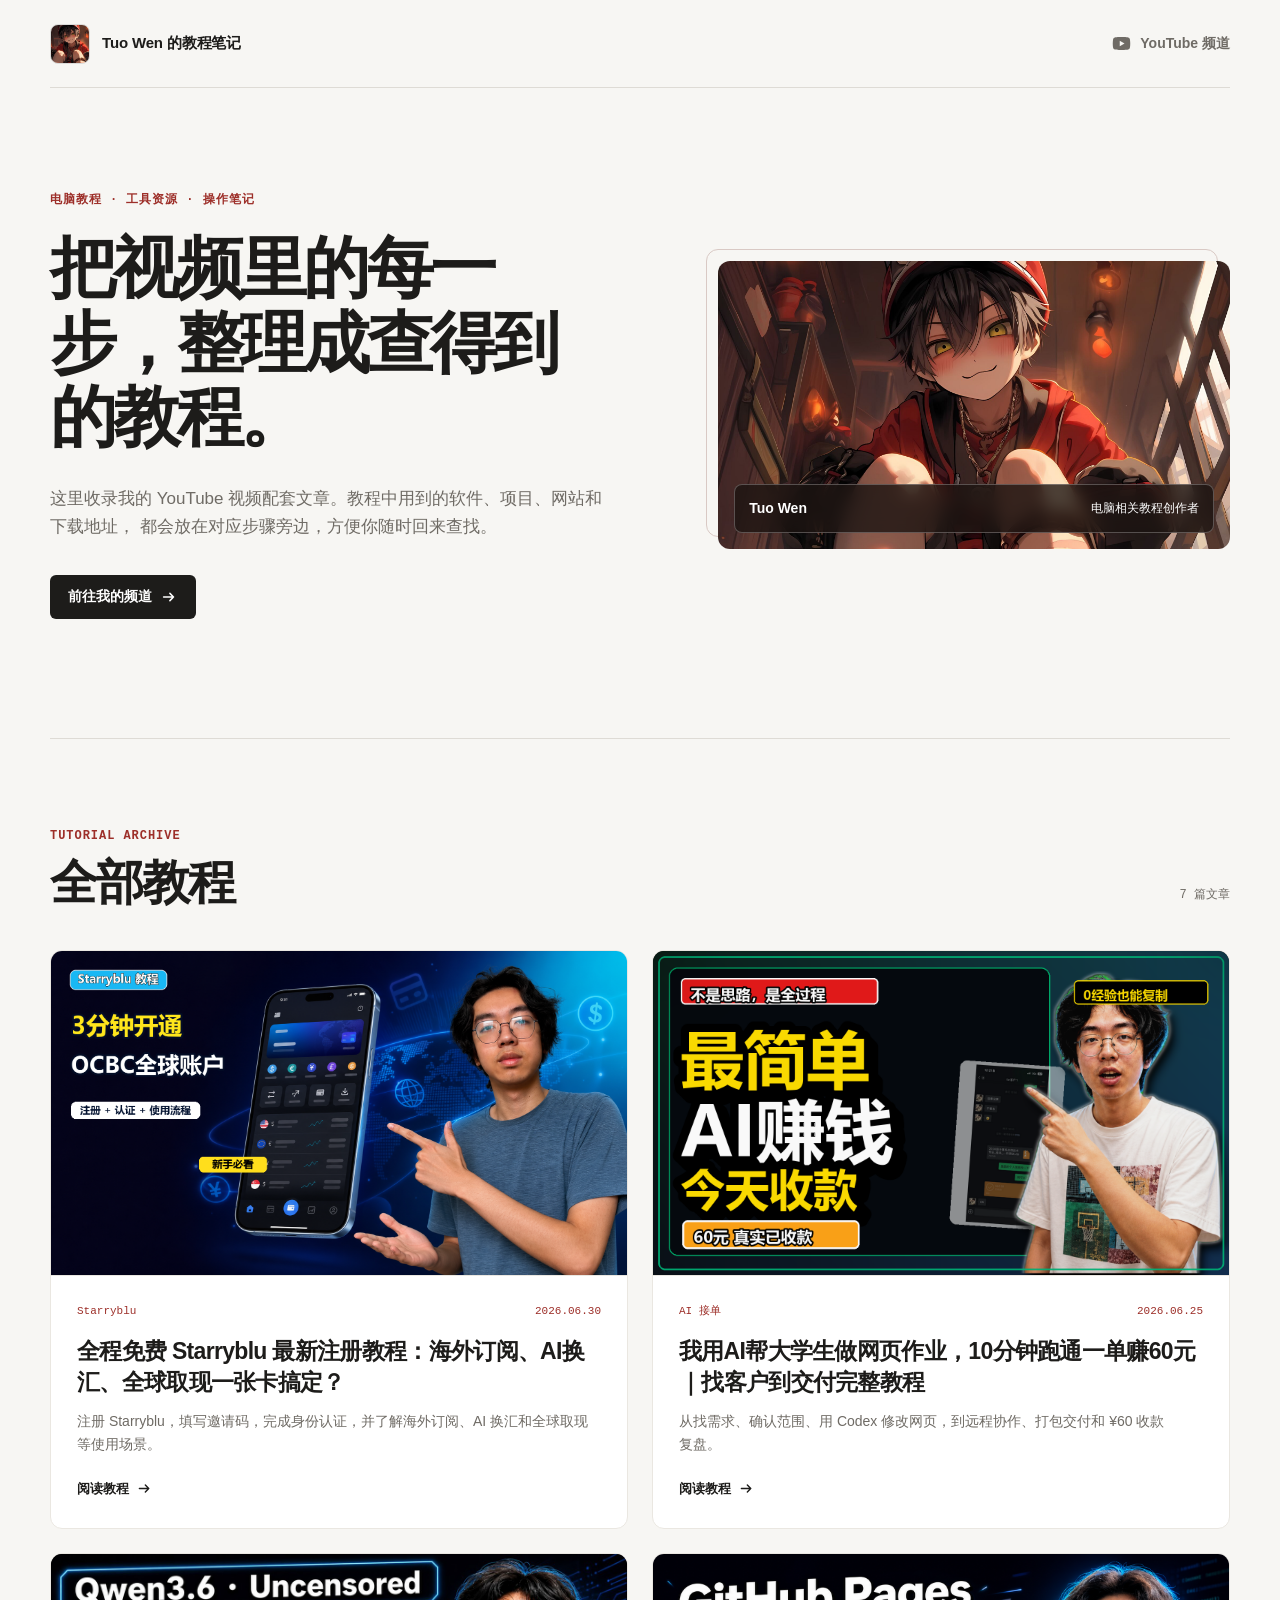
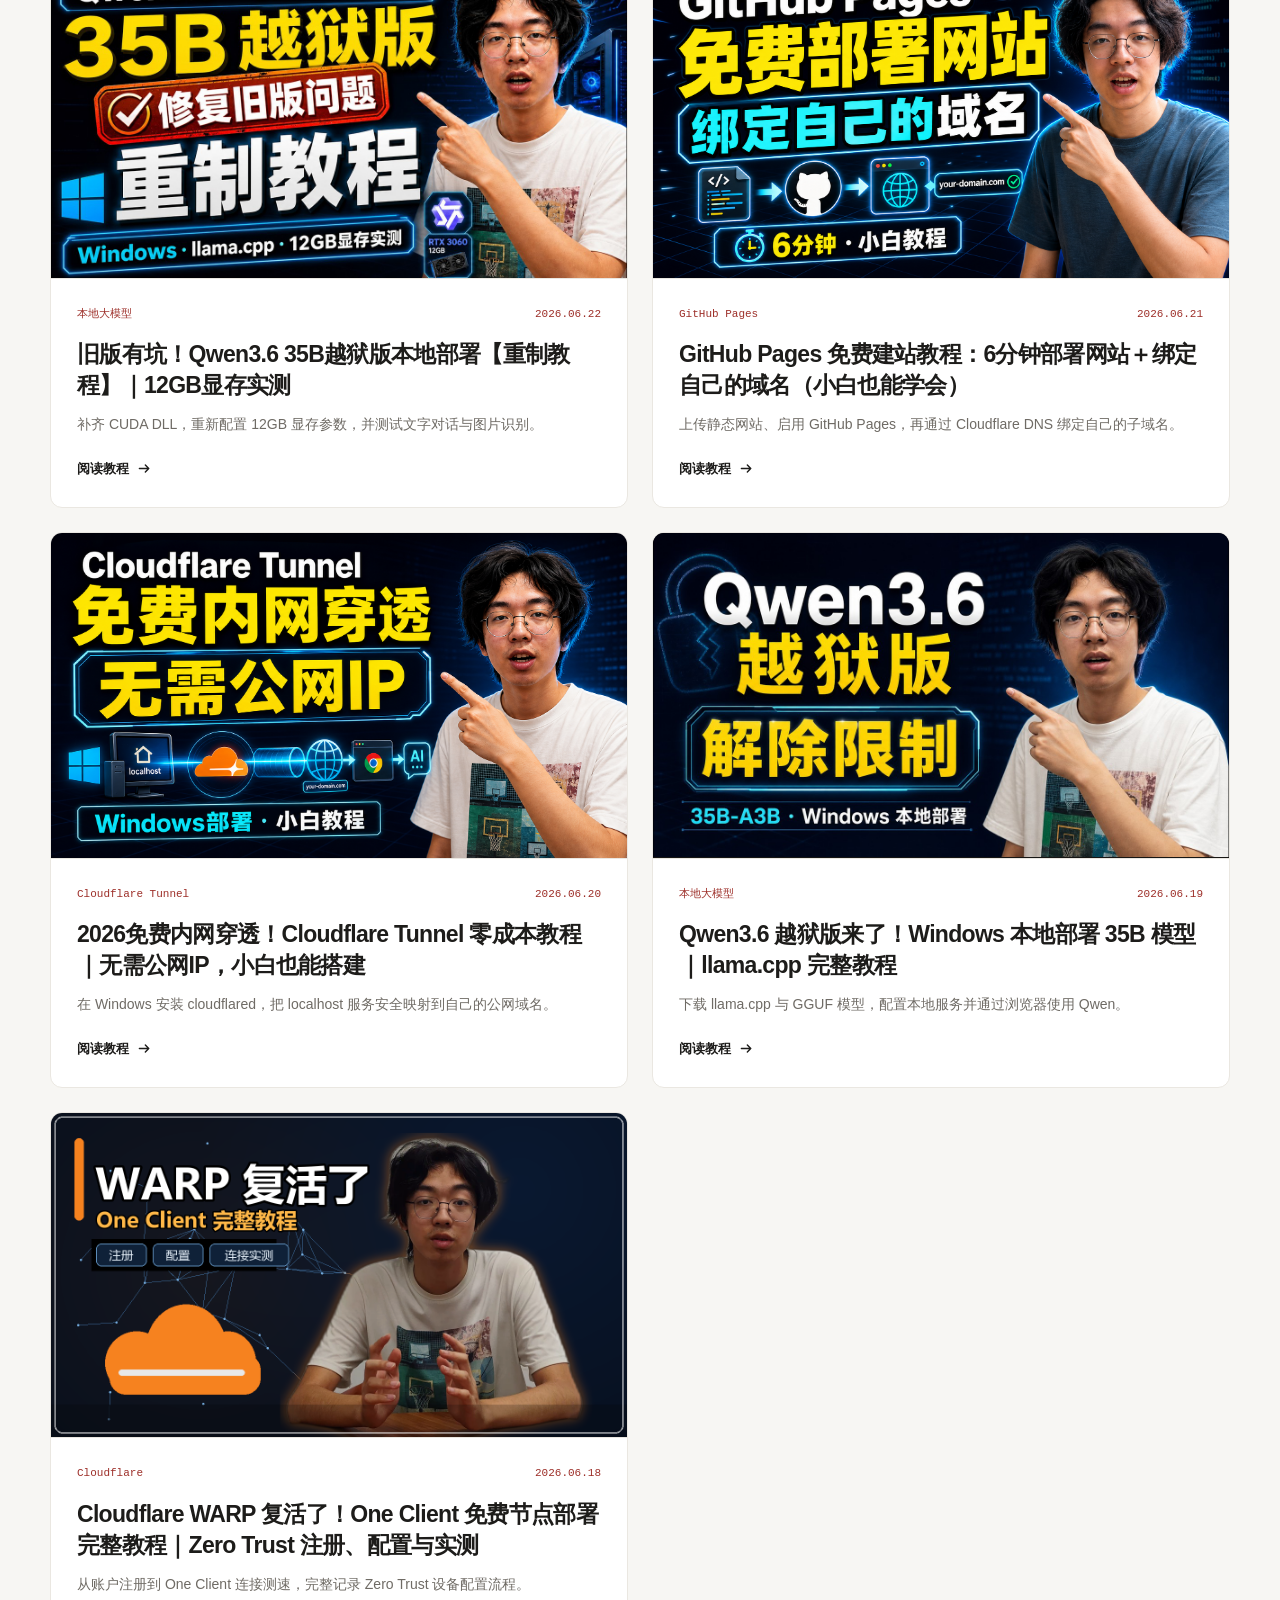
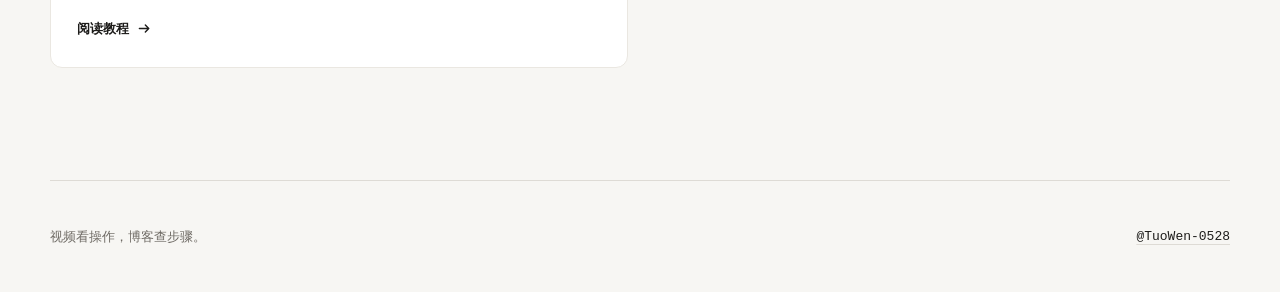
<file: index.html>
<!doctype html>
<html lang="zh-CN">
  <head>
    <meta charset="utf-8">
    <meta name="viewport" content="width=device-width, initial-scale=1">
    <meta
      name="description"
      content="Tuo Wen 的视频配套教程与电脑工具资源导航。"
    >
    <meta name="theme-color" content="#f7f6f3">
    <title>Tuo Wen 的教程笔记</title>
    <link rel="icon" href="assests/images/channel-avatar.jpg" type="image/jpeg">
    <link rel="stylesheet" href="assests/css/style.css?v=20260622-2">
  </head>
  <body>
    <a class="skip-link" href="#tutorials">跳到教程列表</a>

    <header class="site-header">
      <a class="brand" href="index.html" aria-label="Tuo Wen 的教程笔记首页">
        <img
          class="brand-avatar"
          src="assests/images/channel-avatar.jpg"
          alt=""
          width="40"
          height="40"
        >
        <span>Tuo Wen 的教程笔记</span>
      </a>

      <a
        class="channel-link"
        href="https://www.youtube.com/@TuoWen-0528"
        target="_blank"
        rel="noopener noreferrer"
      >
        <svg viewBox="0 0 24 24" aria-hidden="true">
          <path d="M21.6 7.2a2.8 2.8 0 0 0-2-2C17.8 4.7 12 4.7 12 4.7s-5.8 0-7.6.5a2.8 2.8 0 0 0-2 2A29 29 0 0 0 2 12a29 29 0 0 0 .4 4.8 2.8 2.8 0 0 0 2 2c1.8.5 7.6.5 7.6.5s5.8 0 7.6-.5a2.8 2.8 0 0 0 2-2A29 29 0 0 0 22 12a29 29 0 0 0-.4-4.8ZM10 15.2V8.8l5.5 3.2-5.5 3.2Z"/>
        </svg>
        YouTube 频道
      </a>
    </header>

    <main>
      <section class="intro" aria-labelledby="site-title">
        <div class="intro-copy">
          <p class="eyebrow">电脑教程 · 工具资源 · 操作笔记</p>
          <h1 id="site-title">把视频里的每一步，整理成查得到的教程。</h1>
          <p class="intro-description">
            这里收录我的 YouTube 视频配套文章。教程中用到的软件、项目、网站和下载地址，
            都会放在对应步骤旁边，方便你随时回来查找。
          </p>
          <a
            class="primary-link"
            href="https://www.youtube.com/@TuoWen-0528"
            target="_blank"
            rel="noopener noreferrer"
          >
            前往我的频道
            <svg viewBox="0 0 20 20" aria-hidden="true">
              <path d="M4 10h11M11 6l4 4-4 4"/>
            </svg>
          </a>
        </div>

        <figure class="profile-visual">
          <img
            src="assests/images/channel-avatar.jpg"
            alt="Tuo Wen 的频道头像"
            width="1920"
            height="1080"
          >
          <figcaption>
            <span>Tuo Wen</span>
            <span>电脑相关教程创作者</span>
          </figcaption>
        </figure>
      </section>

      <section class="tutorials" id="tutorials" aria-labelledby="tutorials-title">
        <div class="section-heading">
          <div>
            <p class="eyebrow">Tutorial archive</p>
            <h2 id="tutorials-title">全部教程</h2>
          </div>
          <p class="article-count" aria-label="当前收录文章数量">7 篇文章</p>
        </div>

        <div class="article-grid">
          <a
            class="article-card"
            href="articles/starryblu-global-payment-app-registration-guide/starryblu-global-payment-app-registration-guide.html"
          >
            <div class="article-card-image">
              <img
                src="articles/starryblu-global-payment-app-registration-guide/images/youtube-thumbnail.png"
                alt=""
                width="1672"
                height="941"
              >
            </div>
            <div class="article-card-content">
              <div class="article-card-meta">
                <span>Starryblu</span>
                <time datetime="2026-06-30">2026.06.30</time>
              </div>
              <h3>全程免费 Starryblu 最新注册教程：海外订阅、AI换汇、全球取现一张卡搞定？</h3>
              <p>注册 Starryblu，填写邀请码，完成身份认证，并了解海外订阅、AI 换汇和全球取现等使用场景。</p>
              <span class="read-more">
                阅读教程
                <svg viewBox="0 0 20 20" aria-hidden="true">
                  <path d="M4 10h11M11 6l4 4-4 4"/>
                </svg>
              </span>
            </div>
          </a>

          <a
            class="article-card"
            href="articles/ai-freelance-student-web-homework-tutorial/ai-freelance-student-web-homework-tutorial.html"
          >
            <div class="article-card-image">
              <img
                src="articles/ai-freelance-student-web-homework-tutorial/images/youtube-thumbnail.png"
                alt=""
                width="1536"
                height="864"
              >
            </div>
            <div class="article-card-content">
              <div class="article-card-meta">
                <span>AI 接单</span>
                <time datetime="2026-06-25">2026.06.25</time>
              </div>
              <h3>我用AI帮大学生做网页作业，10分钟跑通一单赚60元｜找客户到交付完整教程</h3>
              <p>从找需求、确认范围、用 Codex 修改网页，到远程协作、打包交付和 ¥60 收款复盘。</p>
              <span class="read-more">
                阅读教程
                <svg viewBox="0 0 20 20" aria-hidden="true">
                  <path d="M4 10h11M11 6l4 4-4 4"/>
                </svg>
              </span>
            </div>
          </a>

          <a
            class="article-card"
            href="articles/qwen36-35b-uncensored-windows-remake-tutorial/qwen36-35b-uncensored-windows-remake-tutorial.html"
          >
            <div class="article-card-image">
              <img
                src="articles/qwen36-35b-uncensored-windows-remake-tutorial/images/youtube-thumbnail.jpg"
                alt=""
                width="1280"
                height="720"
              >
            </div>
            <div class="article-card-content">
              <div class="article-card-meta">
                <span>本地大模型</span>
                <time datetime="2026-06-22">2026.06.22</time>
              </div>
              <h3>旧版有坑！Qwen3.6 35B越狱版本地部署【重制教程】｜12GB显存实测</h3>
              <p>补齐 CUDA DLL，重新配置 12GB 显存参数，并测试文字对话与图片识别。</p>
              <span class="read-more">
                阅读教程
                <svg viewBox="0 0 20 20" aria-hidden="true">
                  <path d="M4 10h11M11 6l4 4-4 4"/>
                </svg>
              </span>
            </div>
          </a>

          <a
            class="article-card"
            href="articles/github-pages-free-website-custom-domain-tutorial/github-pages-free-website-custom-domain-tutorial.html"
          >
            <div class="article-card-image">
              <img
                src="articles/github-pages-free-website-custom-domain-tutorial/images/youtube-thumbnail.png"
                alt=""
                width="1672"
                height="941"
              >
            </div>
            <div class="article-card-content">
              <div class="article-card-meta">
                <span>GitHub Pages</span>
                <time datetime="2026-06-21">2026.06.21</time>
              </div>
              <h3>GitHub Pages 免费建站教程：6分钟部署网站＋绑定自己的域名（小白也能学会）</h3>
              <p>上传静态网站、启用 GitHub Pages，再通过 Cloudflare DNS 绑定自己的子域名。</p>
              <span class="read-more">
                阅读教程
                <svg viewBox="0 0 20 20" aria-hidden="true">
                  <path d="M4 10h11M11 6l4 4-4 4"/>
                </svg>
              </span>
            </div>
          </a>

          <a
            class="article-card"
            href="articles/cloudflare-tunnel-free-intranet-windows-tutorial/cloudflare-tunnel-free-intranet-windows-tutorial.html"
          >
            <div class="article-card-image">
              <img
                src="articles/cloudflare-tunnel-free-intranet-windows-tutorial/images/youtube-thumbnail.png"
                alt=""
                width="1672"
                height="941"
              >
            </div>
            <div class="article-card-content">
              <div class="article-card-meta">
                <span>Cloudflare Tunnel</span>
                <time datetime="2026-06-20">2026.06.20</time>
              </div>
              <h3>2026免费内网穿透！Cloudflare Tunnel 零成本教程｜无需公网IP，小白也能搭建</h3>
              <p>在 Windows 安装 cloudflared，把 localhost 服务安全映射到自己的公网域名。</p>
              <span class="read-more">
                阅读教程
                <svg viewBox="0 0 20 20" aria-hidden="true">
                  <path d="M4 10h11M11 6l4 4-4 4"/>
                </svg>
              </span>
            </div>
          </a>

          <a
            class="article-card"
            href="articles/qwen-uncensored-35b-windows-llama-cpp-tutorial/qwen-uncensored-35b-windows-llama-cpp-tutorial.html"
          >
            <div class="article-card-image">
              <img
                src="articles/qwen-uncensored-35b-windows-llama-cpp-tutorial/images/youtube-thumbnail.jpg"
                alt=""
                width="1280"
                height="720"
              >
            </div>
            <div class="article-card-content">
              <div class="article-card-meta">
                <span>本地大模型</span>
                <time datetime="2026-06-19">2026.06.19</time>
              </div>
              <h3>Qwen3.6 越狱版来了！Windows 本地部署 35B 模型｜llama.cpp 完整教程</h3>
              <p>下载 llama.cpp 与 GGUF 模型，配置本地服务并通过浏览器使用 Qwen。</p>
              <span class="read-more">
                阅读教程
                <svg viewBox="0 0 20 20" aria-hidden="true">
                  <path d="M4 10h11M11 6l4 4-4 4"/>
                </svg>
              </span>
            </div>
          </a>

          <a
            class="article-card"
            href="articles/cloudflare-warp-one-client-zero-trust-tutorial/cloudflare-warp-one-client-zero-trust-tutorial.html"
          >
            <div class="article-card-image">
              <img
                src="articles/cloudflare-warp-one-client-zero-trust-tutorial/images/youtube-thumbnail.png"
                alt=""
                width="1280"
                height="720"
              >
            </div>
            <div class="article-card-content">
              <div class="article-card-meta">
                <span>Cloudflare</span>
                <time datetime="2026-06-18">2026.06.18</time>
              </div>
              <h3>Cloudflare WARP 复活了！One Client 免费节点部署完整教程｜Zero Trust 注册、配置与实测</h3>
              <p>从账户注册到 One Client 连接测速，完整记录 Zero Trust 设备配置流程。</p>
              <span class="read-more">
                阅读教程
                <svg viewBox="0 0 20 20" aria-hidden="true">
                  <path d="M4 10h11M11 6l4 4-4 4"/>
                </svg>
              </span>
            </div>
          </a>
        </div>
      </section>
    </main>

    <footer class="site-footer">
      <p>视频看操作，博客查步骤。</p>
      <a
        href="https://www.youtube.com/@TuoWen-0528"
        target="_blank"
        rel="noopener noreferrer"
      >@TuoWen-0528</a>
    </footer>
  </body>
</html>
</file>
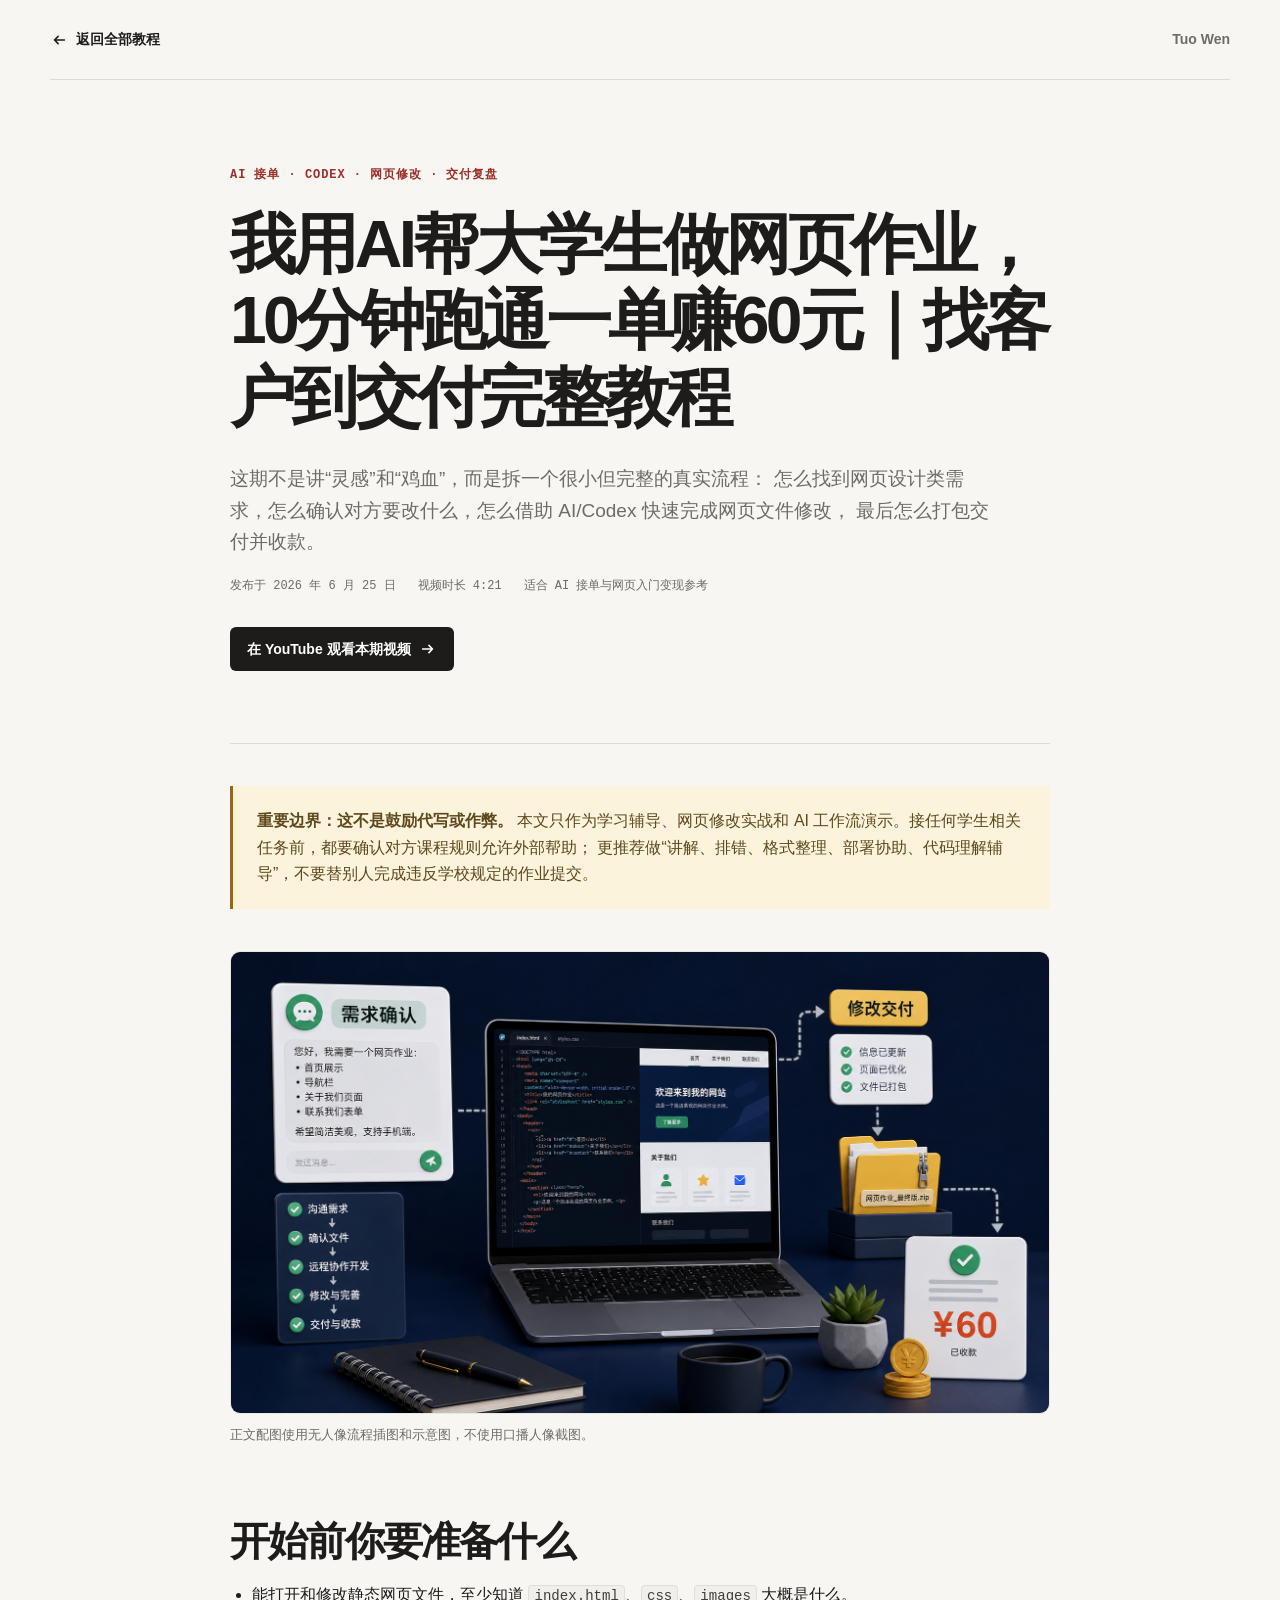
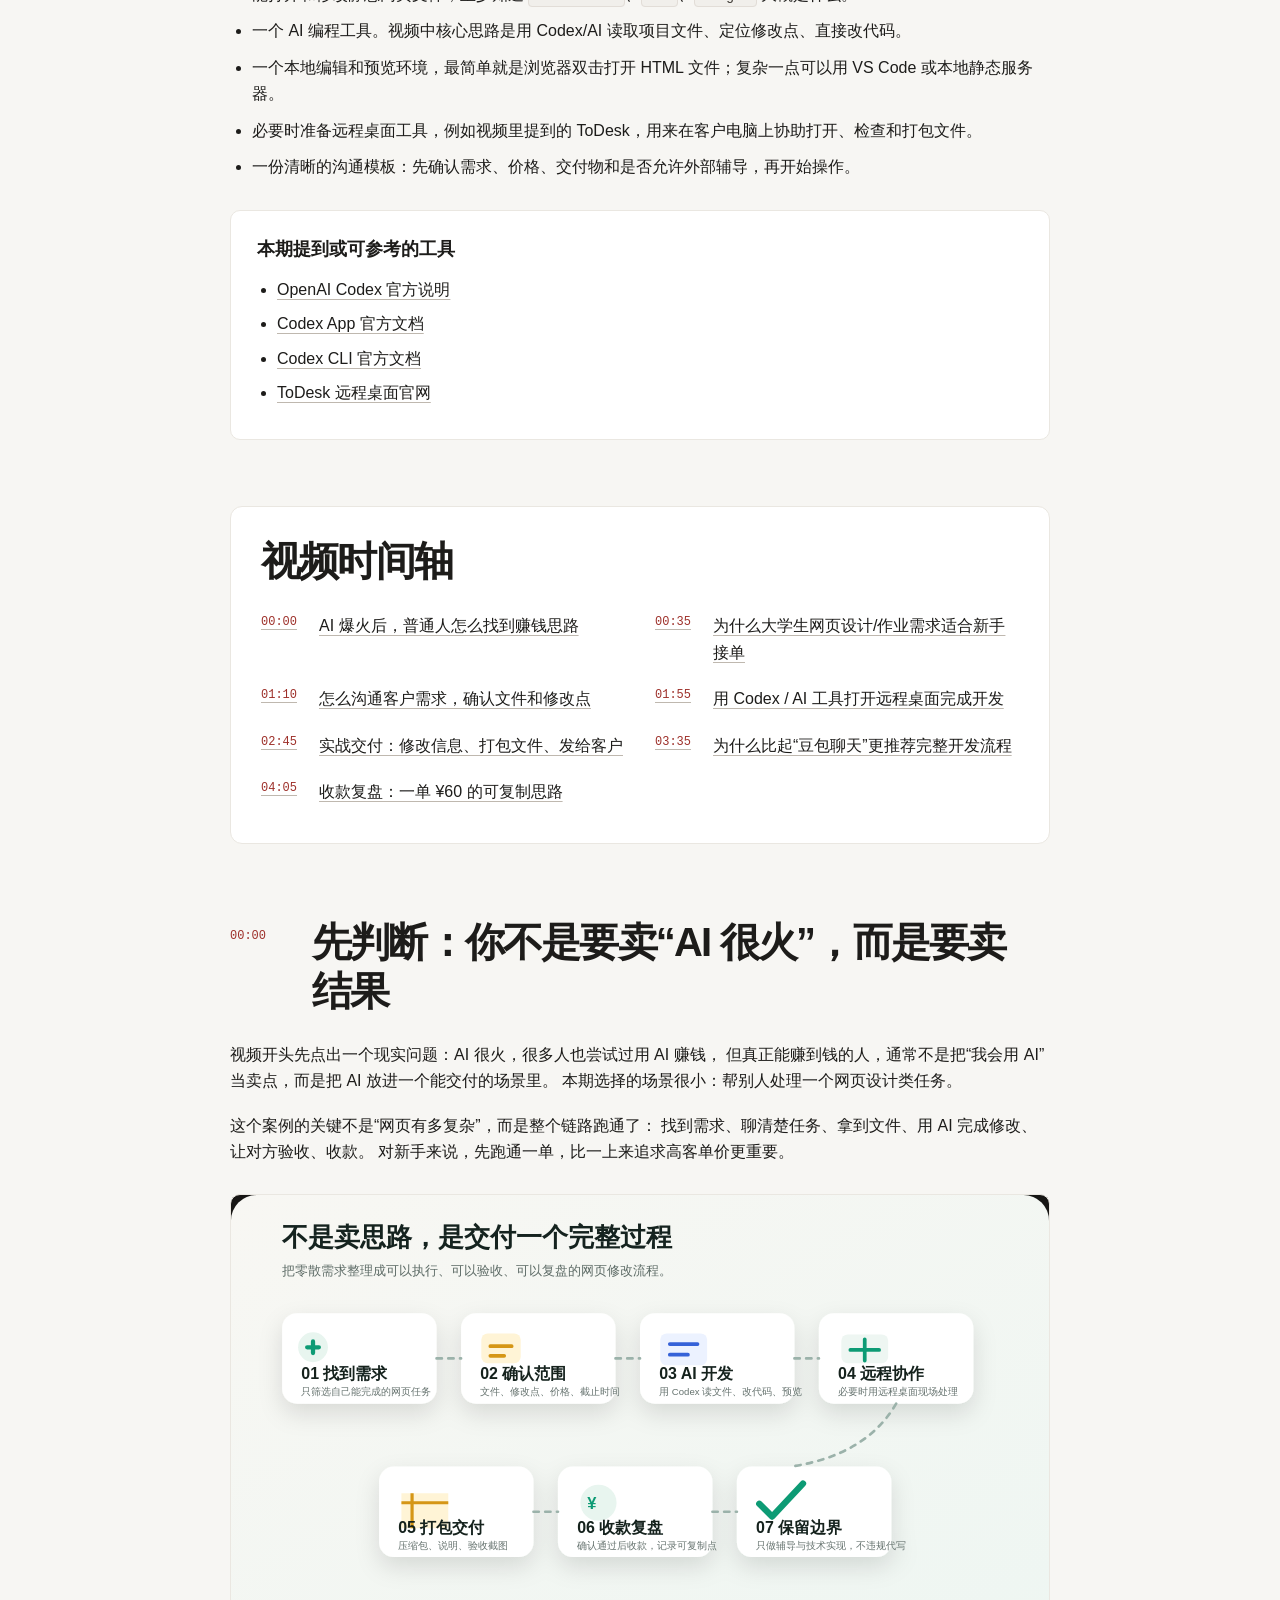
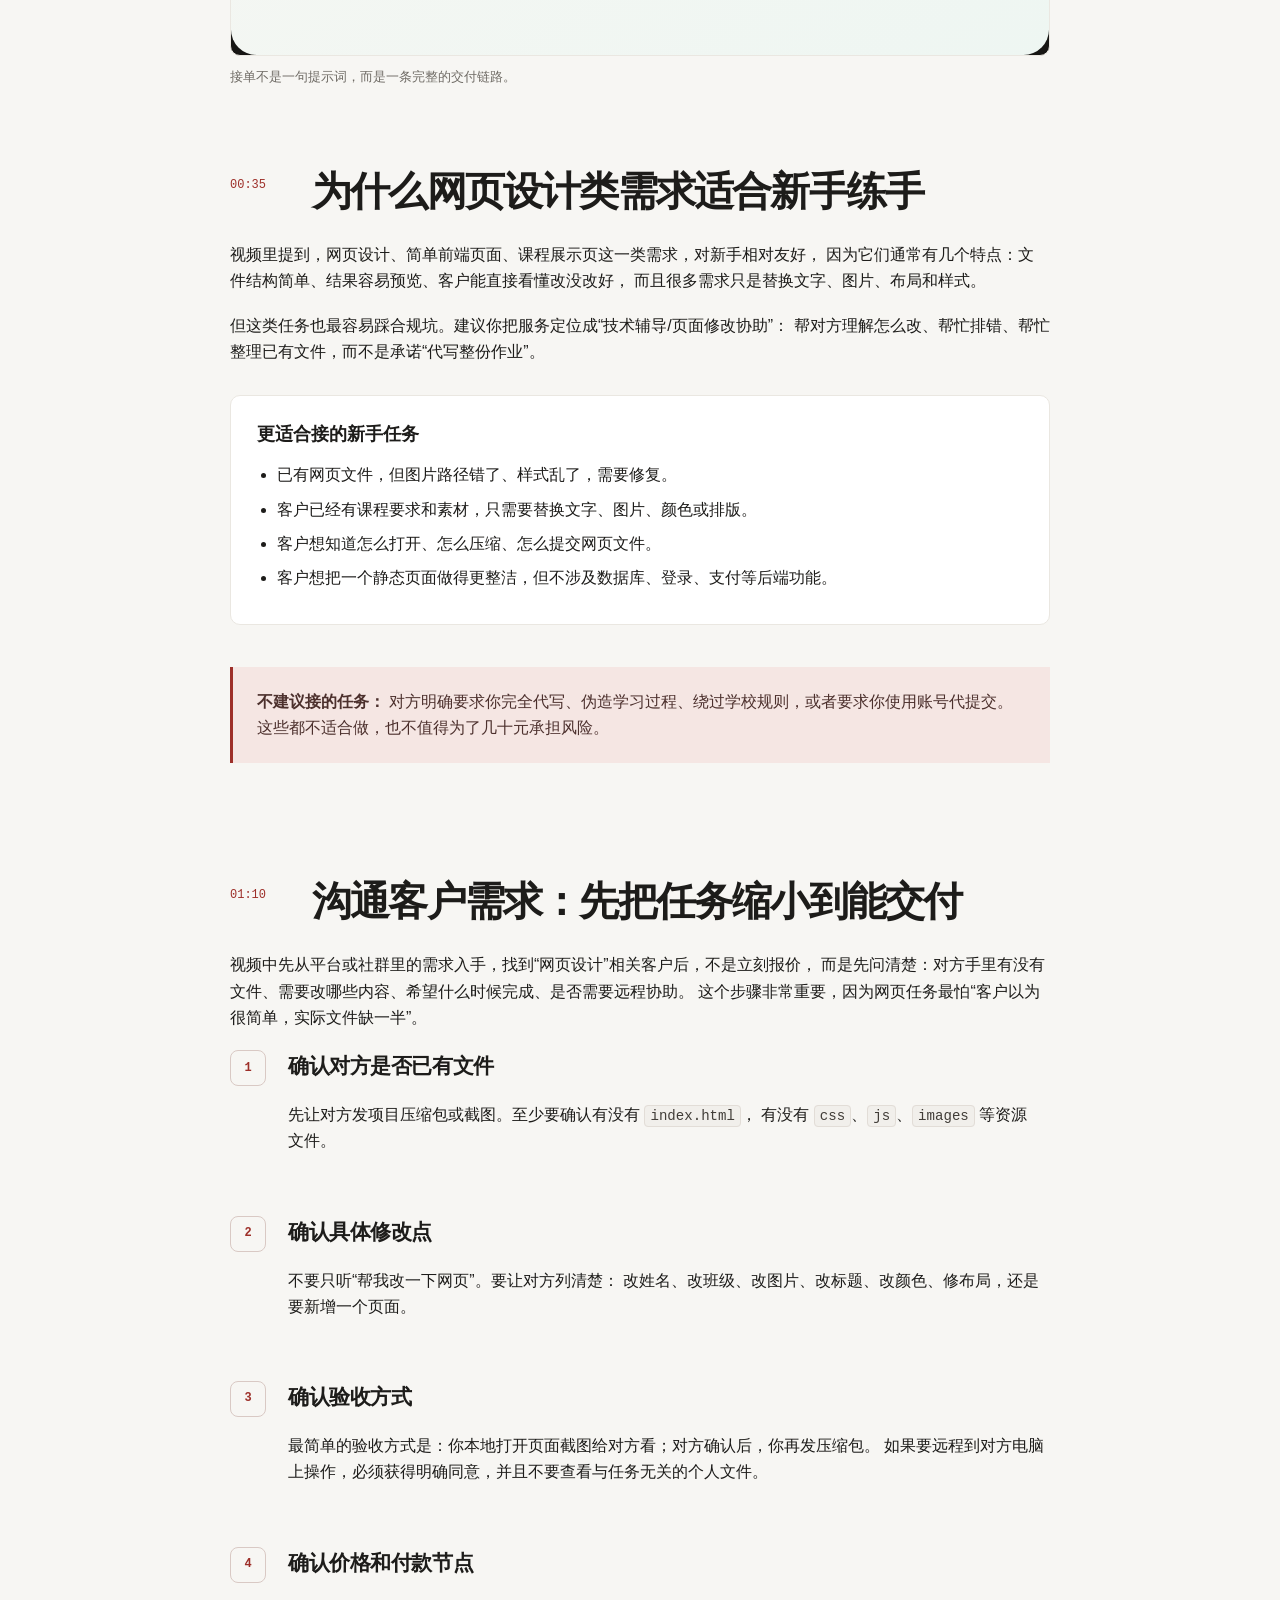
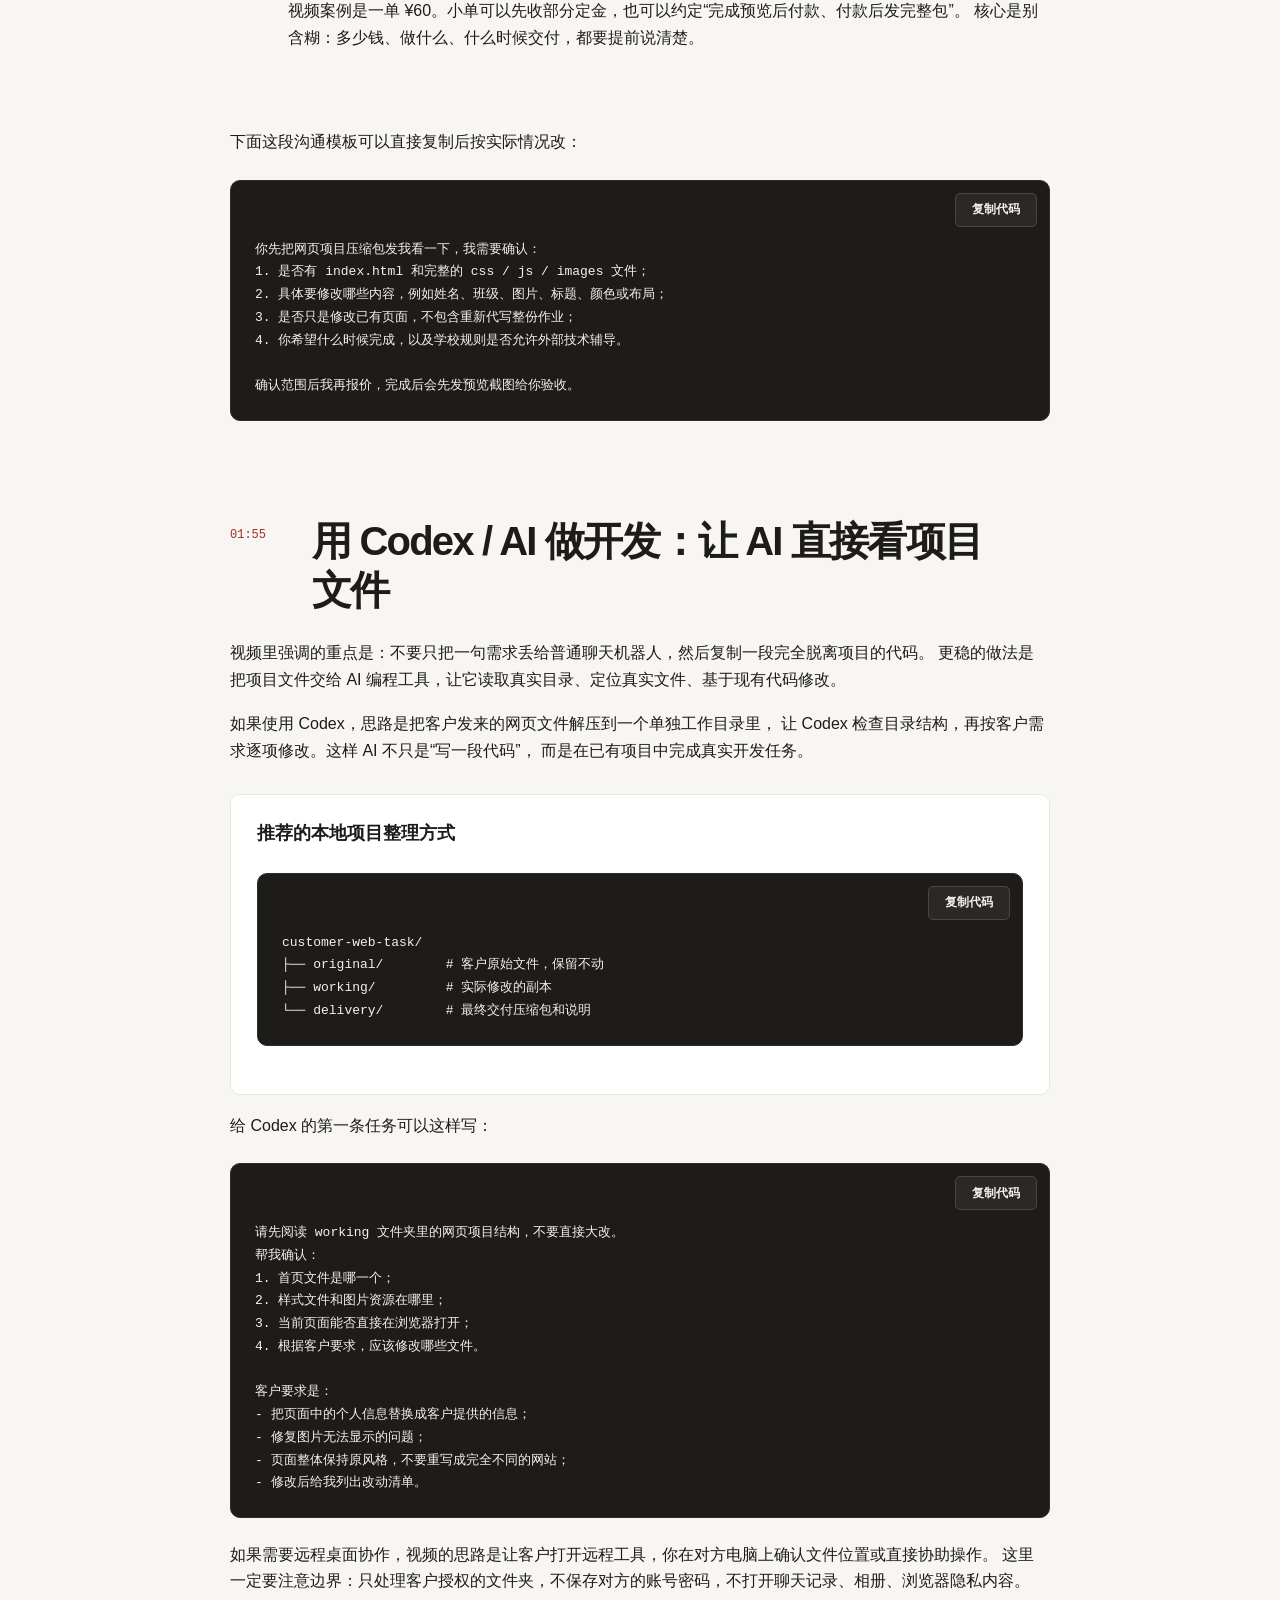
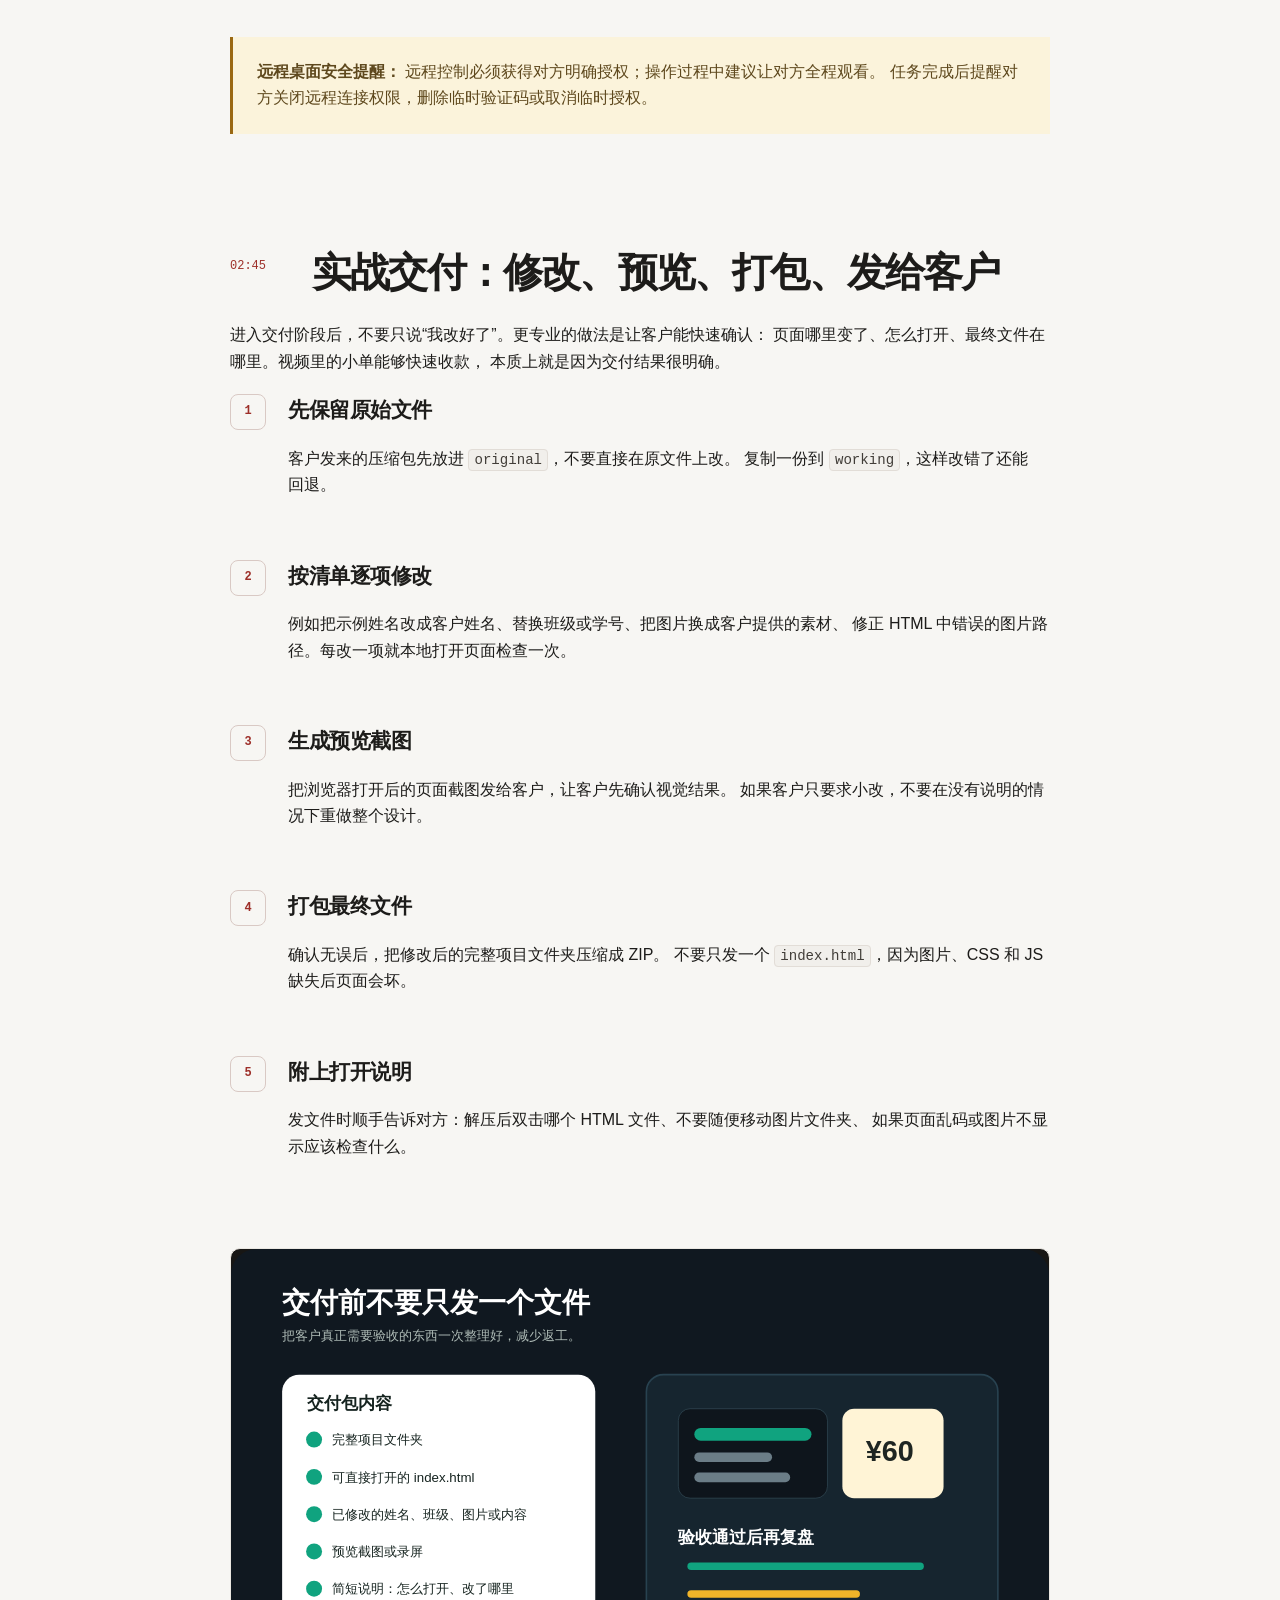
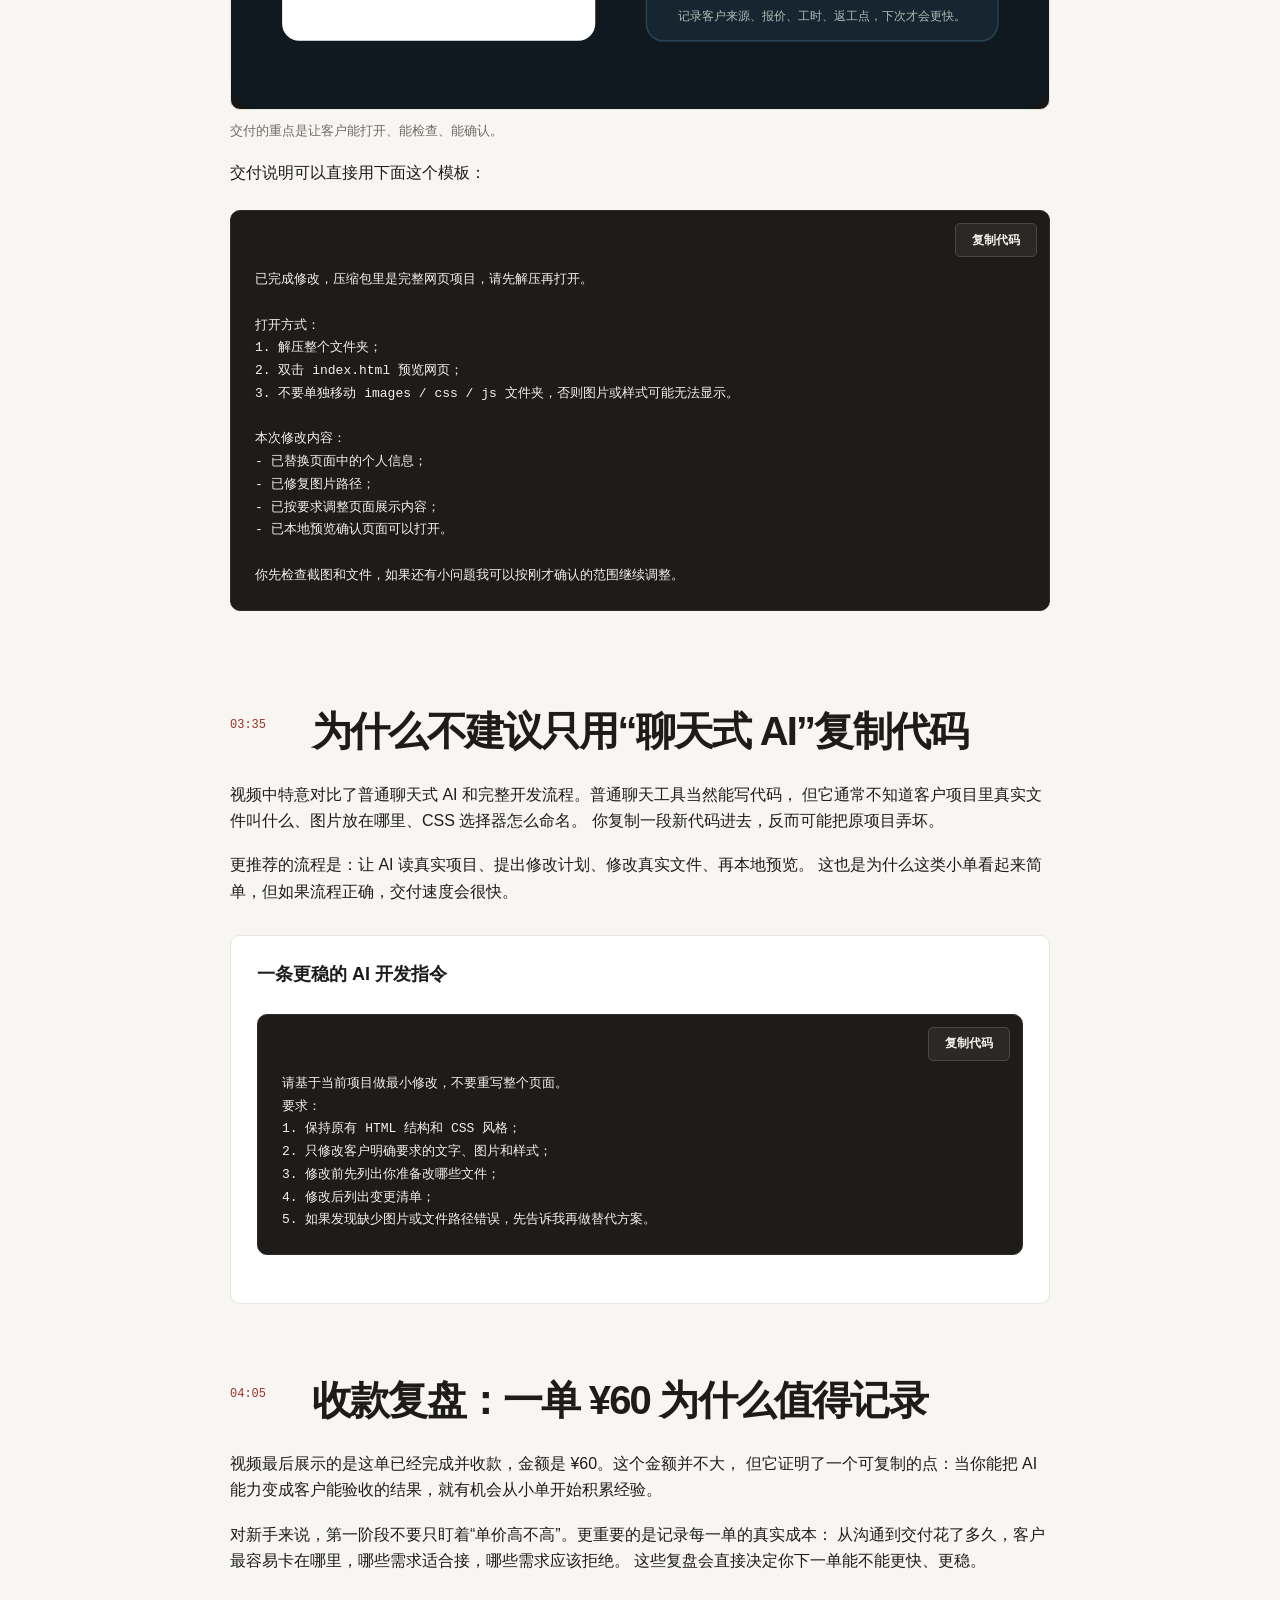
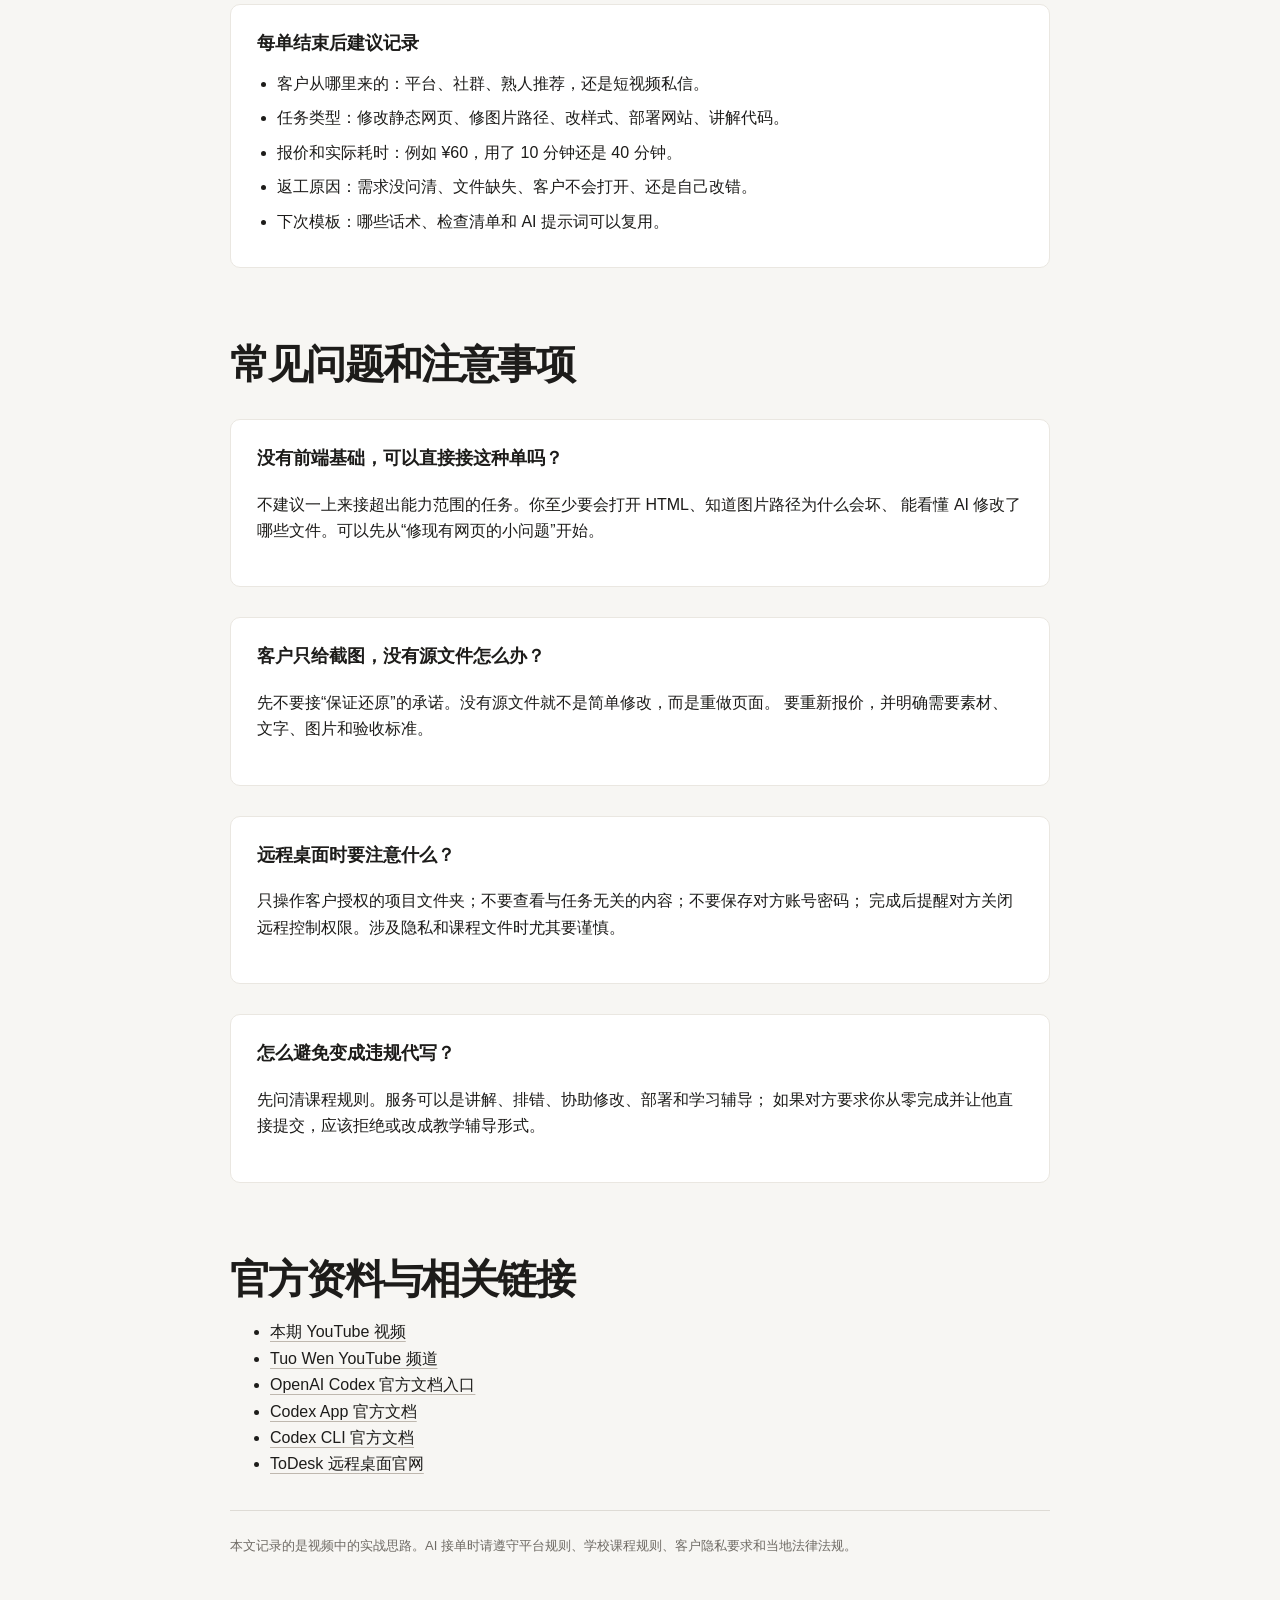
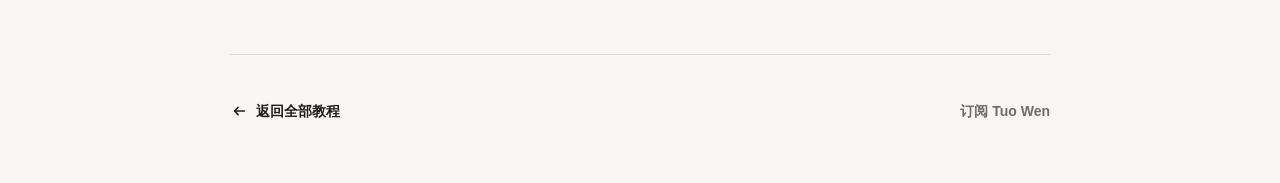
<file: articles/ai-freelance-student-web-homework-tutorial/ai-freelance-student-web-homework-tutorial.html>
<!doctype html>
<html lang="zh-CN">
  <head>
    <meta charset="utf-8">
    <meta name="viewport" content="width=device-width, initial-scale=1">
    <meta
      name="description"
      content="Tuo Wen 视频配套教程：用 AI 和 Codex 处理一个网页修改接单案例，从找客户、确认需求、远程协作到打包交付和收款复盘。"
    >
    <meta name="theme-color" content="#f7f6f3">
    <title>我用AI帮大学生做网页作业，10分钟跑通一单赚60元｜找客户到交付完整教程</title>
    <link rel="icon" href="../../assests/images/channel-avatar.jpg" type="image/jpeg">
    <link rel="stylesheet" href="../../assests/css/style.css?v=20260625-1">
    <script src="../../assests/js/code-copy.js" defer></script>
  </head>
  <body>
    <a class="skip-link" href="#article-content">跳到文章正文</a>

    <header class="article-header">
      <a class="back-link" href="../../index.html">
        <svg viewBox="0 0 20 20" aria-hidden="true">
          <path d="M16 10H5M9 6l-4 4 4 4"/>
        </svg>
        返回全部教程
      </a>
      <a
        class="channel-link"
        href="https://www.youtube.com/@TuoWen-0528"
        target="_blank"
        rel="noopener noreferrer"
      >
        Tuo Wen
      </a>
    </header>

    <main class="article-layout" id="article-content">
      <article class="article">
        <header class="article-hero">
          <p class="eyebrow">AI 接单 · Codex · 网页修改 · 交付复盘</p>
          <h1>我用AI帮大学生做网页作业，10分钟跑通一单赚60元｜找客户到交付完整教程</h1>
          <p class="article-lead">
            这期不是讲“灵感”和“鸡血”，而是拆一个很小但完整的真实流程：
            怎么找到网页设计类需求，怎么确认对方要改什么，怎么借助 AI/Codex 快速完成网页文件修改，
            最后怎么打包交付并收款。
          </p>
          <div class="article-meta">
            <span>发布于 2026 年 6 月 25 日</span>
            <span>视频时长 4:21</span>
            <span>适合 AI 接单与网页入门变现参考</span>
          </div>
          <a
            class="video-link"
            href="https://youtu.be/4SHB78mkOrU"
            target="_blank"
            rel="noopener noreferrer"
          >
            在 YouTube 观看本期视频
            <svg viewBox="0 0 20 20" aria-hidden="true">
              <path d="M4 10h11M11 6l4 4-4 4"/>
            </svg>
          </a>
        </header>

        <div class="warning">
          <strong>重要边界：这不是鼓励代写或作弊。</strong>
          本文只作为学习辅导、网页修改实战和 AI 工作流演示。接任何学生相关任务前，都要确认对方课程规则允许外部帮助；
          更推荐做“讲解、排错、格式整理、部署协助、代码理解辅导”，不要替别人完成违反学校规定的作业提交。
        </div>

        <figure class="article-figure">
          <img
            src="images/ai-freelance-workflow.png"
            alt="AI 接单流程插图：需求确认、AI 开发、修改交付和 60 元收款"
            width="1672"
            height="941"
            loading="lazy"
          >
          <figcaption>正文配图使用无人像流程插图和示意图，不使用口播人像截图。</figcaption>
        </figure>

        <section class="article-section" id="preparation">
          <h2>开始前你要准备什么</h2>
          <ul class="check-list">
            <li>能打开和修改静态网页文件，至少知道 <code>index.html</code>、<code>css</code>、<code>images</code> 大概是什么。</li>
            <li>一个 AI 编程工具。视频中核心思路是用 Codex/AI 读取项目文件、定位修改点、直接改代码。</li>
            <li>一个本地编辑和预览环境，最简单就是浏览器双击打开 HTML 文件；复杂一点可以用 VS Code 或本地静态服务器。</li>
            <li>必要时准备远程桌面工具，例如视频里提到的 ToDesk，用来在客户电脑上协助打开、检查和打包文件。</li>
            <li>一份清晰的沟通模板：先确认需求、价格、交付物和是否允许外部辅导，再开始操作。</li>
          </ul>

          <div class="resource-box">
            <h3>本期提到或可参考的工具</h3>
            <ul>
              <li>
                <a href="https://developers.openai.com/codex" target="_blank" rel="noopener noreferrer">
                  OpenAI Codex 官方说明
                </a>
              </li>
              <li>
                <a href="https://developers.openai.com/codex/app" target="_blank" rel="noopener noreferrer">
                  Codex App 官方文档
                </a>
              </li>
              <li>
                <a href="https://developers.openai.com/codex/cli" target="_blank" rel="noopener noreferrer">
                  Codex CLI 官方文档
                </a>
              </li>
              <li>
                <a href="https://www.todesk.com/" target="_blank" rel="noopener noreferrer">
                  ToDesk 远程桌面官网
                </a>
              </li>
            </ul>
          </div>
        </section>

        <nav class="article-toc" aria-labelledby="toc-title">
          <h2 id="toc-title">视频时间轴</h2>
          <ol>
            <li><a href="#idea"><time>00:00</time>AI 爆火后，普通人怎么找到赚钱思路</a></li>
            <li><a href="#why-students"><time>00:35</time>为什么大学生网页设计/作业需求适合新手接单</a></li>
            <li><a href="#confirm"><time>01:10</time>怎么沟通客户需求，确认文件和修改点</a></li>
            <li><a href="#codex"><time>01:55</time>用 Codex / AI 工具打开远程桌面完成开发</a></li>
            <li><a href="#delivery"><time>02:45</time>实战交付：修改信息、打包文件、发给客户</a></li>
            <li><a href="#workflow"><time>03:35</time>为什么比起“豆包聊天”更推荐完整开发流程</a></li>
            <li><a href="#payment"><time>04:05</time>收款复盘：一单 ¥60 的可复制思路</a></li>
          </ol>
        </nav>

        <section class="article-section" id="idea">
          <div class="section-title-row">
            <span class="timestamp">00:00</span>
            <h2>先判断：你不是要卖“AI 很火”，而是要卖结果</h2>
          </div>
          <p>
            视频开头先点出一个现实问题：AI 很火，很多人也尝试过用 AI 赚钱，
            但真正能赚到钱的人，通常不是把“我会用 AI”当卖点，而是把 AI 放进一个能交付的场景里。
            本期选择的场景很小：帮别人处理一个网页设计类任务。
          </p>
          <p>
            这个案例的关键不是“网页有多复杂”，而是整个链路跑通了：
            找到需求、聊清楚任务、拿到文件、用 AI 完成修改、让对方验收、收款。
            对新手来说，先跑通一单，比一上来追求高客单价更重要。
          </p>

          <figure class="article-figure">
            <img
              src="images/client-workflow.svg"
              alt="AI 接单从需求到交付的完整流程图"
              width="1536"
              height="864"
              loading="lazy"
            >
            <figcaption>接单不是一句提示词，而是一条完整的交付链路。</figcaption>
          </figure>
        </section>

        <section class="article-section" id="why-students">
          <div class="section-title-row">
            <span class="timestamp">00:35</span>
            <h2>为什么网页设计类需求适合新手练手</h2>
          </div>
          <p>
            视频里提到，网页设计、简单前端页面、课程展示页这一类需求，对新手相对友好，
            因为它们通常有几个特点：文件结构简单、结果容易预览、客户能直接看懂改没改好，
            而且很多需求只是替换文字、图片、布局和样式。
          </p>
          <p>
            但这类任务也最容易踩合规坑。建议你把服务定位成“技术辅导/页面修改协助”：
            帮对方理解怎么改、帮忙排错、帮忙整理已有文件，而不是承诺“代写整份作业”。
          </p>

          <div class="resource-box">
            <h3>更适合接的新手任务</h3>
            <ul>
              <li>已有网页文件，但图片路径错了、样式乱了，需要修复。</li>
              <li>客户已经有课程要求和素材，只需要替换文字、图片、颜色或排版。</li>
              <li>客户想知道怎么打开、怎么压缩、怎么提交网页文件。</li>
              <li>客户想把一个静态页面做得更整洁，但不涉及数据库、登录、支付等后端功能。</li>
            </ul>
          </div>

          <div class="notice">
            <strong>不建议接的任务：</strong>
            对方明确要求你完全代写、伪造学习过程、绕过学校规则，或者要求你使用账号代提交。
            这些都不适合做，也不值得为了几十元承担风险。
          </div>
        </section>

        <section class="article-section" id="confirm">
          <div class="section-title-row">
            <span class="timestamp">01:10</span>
            <h2>沟通客户需求：先把任务缩小到能交付</h2>
          </div>
          <p>
            视频中先从平台或社群里的需求入手，找到“网页设计”相关客户后，不是立刻报价，
            而是先问清楚：对方手里有没有文件、需要改哪些内容、希望什么时候完成、是否需要远程协助。
            这个步骤非常重要，因为网页任务最怕“客户以为很简单，实际文件缺一半”。
          </p>

          <ol class="steps">
            <li>
              <h3>确认对方是否已有文件</h3>
              <p>
                先让对方发项目压缩包或截图。至少要确认有没有 <code>index.html</code>，
                有没有 <code>css</code>、<code>js</code>、<code>images</code> 等资源文件。
              </p>
            </li>
            <li>
              <h3>确认具体修改点</h3>
              <p>
                不要只听“帮我改一下网页”。要让对方列清楚：
                改姓名、改班级、改图片、改标题、改颜色、修布局，还是要新增一个页面。
              </p>
            </li>
            <li>
              <h3>确认验收方式</h3>
              <p>
                最简单的验收方式是：你本地打开页面截图给对方看；对方确认后，你再发压缩包。
                如果要远程到对方电脑上操作，必须获得明确同意，并且不要查看与任务无关的个人文件。
              </p>
            </li>
            <li>
              <h3>确认价格和付款节点</h3>
              <p>
                视频案例是一单 ¥60。小单可以先收部分定金，也可以约定“完成预览后付款、付款后发完整包”。
                核心是别含糊：多少钱、做什么、什么时候交付，都要提前说清楚。
              </p>
            </li>
          </ol>

          <p>下面这段沟通模板可以直接复制后按实际情况改：</p>
          <pre class="code-block"><code>你先把网页项目压缩包发我看一下，我需要确认：
1. 是否有 index.html 和完整的 css / js / images 文件；
2. 具体要修改哪些内容，例如姓名、班级、图片、标题、颜色或布局；
3. 是否只是修改已有页面，不包含重新代写整份作业；
4. 你希望什么时候完成，以及学校规则是否允许外部技术辅导。

确认范围后我再报价，完成后会先发预览截图给你验收。</code></pre>
        </section>

        <section class="article-section" id="codex">
          <div class="section-title-row">
            <span class="timestamp">01:55</span>
            <h2>用 Codex / AI 做开发：让 AI 直接看项目文件</h2>
          </div>
          <p>
            视频里强调的重点是：不要只把一句需求丢给普通聊天机器人，然后复制一段完全脱离项目的代码。
            更稳的做法是把项目文件交给 AI 编程工具，让它读取真实目录、定位真实文件、基于现有代码修改。
          </p>
          <p>
            如果使用 Codex，思路是把客户发来的网页文件解压到一个单独工作目录里，
            让 Codex 检查目录结构，再按客户需求逐项修改。这样 AI 不只是“写一段代码”，
            而是在已有项目中完成真实开发任务。
          </p>

          <div class="resource-box">
            <h3>推荐的本地项目整理方式</h3>
            <pre class="code-block"><code>customer-web-task/
├── original/        # 客户原始文件，保留不动
├── working/         # 实际修改的副本
└── delivery/        # 最终交付压缩包和说明</code></pre>
          </div>

          <p>给 Codex 的第一条任务可以这样写：</p>
          <pre class="code-block"><code>请先阅读 working 文件夹里的网页项目结构，不要直接大改。
帮我确认：
1. 首页文件是哪一个；
2. 样式文件和图片资源在哪里；
3. 当前页面能否直接在浏览器打开；
4. 根据客户要求，应该修改哪些文件。

客户要求是：
- 把页面中的个人信息替换成客户提供的信息；
- 修复图片无法显示的问题；
- 页面整体保持原风格，不要重写成完全不同的网站；
- 修改后给我列出改动清单。</code></pre>

          <p>
            如果需要远程桌面协作，视频的思路是让客户打开远程工具，你在对方电脑上确认文件位置或直接协助操作。
            这里一定要注意边界：只处理客户授权的文件夹，不保存对方的账号密码，不打开聊天记录、相册、浏览器隐私内容。
          </p>

          <div class="warning">
            <strong>远程桌面安全提醒：</strong>
            远程控制必须获得对方明确授权；操作过程中建议让对方全程观看。
            任务完成后提醒对方关闭远程连接权限，删除临时验证码或取消临时授权。
          </div>
        </section>

        <section class="article-section" id="delivery">
          <div class="section-title-row">
            <span class="timestamp">02:45</span>
            <h2>实战交付：修改、预览、打包、发给客户</h2>
          </div>
          <p>
            进入交付阶段后，不要只说“我改好了”。更专业的做法是让客户能快速确认：
            页面哪里变了、怎么打开、最终文件在哪里。视频里的小单能够快速收款，
            本质上就是因为交付结果很明确。
          </p>

          <ol class="steps">
            <li>
              <h3>先保留原始文件</h3>
              <p>
                客户发来的压缩包先放进 <code>original</code>，不要直接在原文件上改。
                复制一份到 <code>working</code>，这样改错了还能回退。
              </p>
            </li>
            <li>
              <h3>按清单逐项修改</h3>
              <p>
                例如把示例姓名改成客户姓名、替换班级或学号、把图片换成客户提供的素材、
                修正 HTML 中错误的图片路径。每改一项就本地打开页面检查一次。
              </p>
            </li>
            <li>
              <h3>生成预览截图</h3>
              <p>
                把浏览器打开后的页面截图发给客户，让客户先确认视觉结果。
                如果客户只要求小改，不要在没有说明的情况下重做整个设计。
              </p>
            </li>
            <li>
              <h3>打包最终文件</h3>
              <p>
                确认无误后，把修改后的完整项目文件夹压缩成 ZIP。
                不要只发一个 <code>index.html</code>，因为图片、CSS 和 JS 缺失后页面会坏。
              </p>
            </li>
            <li>
              <h3>附上打开说明</h3>
              <p>
                发文件时顺手告诉对方：解压后双击哪个 HTML 文件、不要随便移动图片文件夹、
                如果页面乱码或图片不显示应该检查什么。
              </p>
            </li>
          </ol>

          <figure class="article-figure">
            <img
              src="images/delivery-checklist.svg"
              alt="网页修改任务交付前检查清单"
              width="1536"
              height="864"
            >
            <figcaption>交付的重点是让客户能打开、能检查、能确认。</figcaption>
          </figure>

          <p>交付说明可以直接用下面这个模板：</p>
          <pre class="code-block"><code>已完成修改，压缩包里是完整网页项目，请先解压再打开。

打开方式：
1. 解压整个文件夹；
2. 双击 index.html 预览网页；
3. 不要单独移动 images / css / js 文件夹，否则图片或样式可能无法显示。

本次修改内容：
- 已替换页面中的个人信息；
- 已修复图片路径；
- 已按要求调整页面展示内容；
- 已本地预览确认页面可以打开。

你先检查截图和文件，如果还有小问题我可以按刚才确认的范围继续调整。</code></pre>
        </section>

        <section class="article-section" id="workflow">
          <div class="section-title-row">
            <span class="timestamp">03:35</span>
            <h2>为什么不建议只用“聊天式 AI”复制代码</h2>
          </div>
          <p>
            视频中特意对比了普通聊天式 AI 和完整开发流程。普通聊天工具当然能写代码，
            但它通常不知道客户项目里真实文件叫什么、图片放在哪里、CSS 选择器怎么命名。
            你复制一段新代码进去，反而可能把原项目弄坏。
          </p>
          <p>
            更推荐的流程是：让 AI 读真实项目、提出修改计划、修改真实文件、再本地预览。
            这也是为什么这类小单看起来简单，但如果流程正确，交付速度会很快。
          </p>

          <div class="resource-box">
            <h3>一条更稳的 AI 开发指令</h3>
            <pre class="code-block"><code>请基于当前项目做最小修改，不要重写整个页面。
要求：
1. 保持原有 HTML 结构和 CSS 风格；
2. 只修改客户明确要求的文字、图片和样式；
3. 修改前先列出你准备改哪些文件；
4. 修改后列出变更清单；
5. 如果发现缺少图片或文件路径错误，先告诉我再做替代方案。</code></pre>
          </div>
        </section>

        <section class="article-section" id="payment">
          <div class="section-title-row">
            <span class="timestamp">04:05</span>
            <h2>收款复盘：一单 ¥60 为什么值得记录</h2>
          </div>
          <p>
            视频最后展示的是这单已经完成并收款，金额是 ¥60。这个金额并不大，
            但它证明了一个可复制的点：当你能把 AI 能力变成客户能验收的结果，就有机会从小单开始积累经验。
          </p>
          <p>
            对新手来说，第一阶段不要只盯着“单价高不高”。更重要的是记录每一单的真实成本：
            从沟通到交付花了多久，客户最容易卡在哪里，哪些需求适合接，哪些需求应该拒绝。
            这些复盘会直接决定你下一单能不能更快、更稳。
          </p>

          <div class="resource-box">
            <h3>每单结束后建议记录</h3>
            <ul>
              <li>客户从哪里来的：平台、社群、熟人推荐，还是短视频私信。</li>
              <li>任务类型：修改静态网页、修图片路径、改样式、部署网站、讲解代码。</li>
              <li>报价和实际耗时：例如 ¥60，用了 10 分钟还是 40 分钟。</li>
              <li>返工原因：需求没问清、文件缺失、客户不会打开、还是自己改错。</li>
              <li>下次模板：哪些话术、检查清单和 AI 提示词可以复用。</li>
            </ul>
          </div>
        </section>

        <section class="article-section" id="faq">
          <h2>常见问题和注意事项</h2>

          <div class="resource-box">
            <h3>没有前端基础，可以直接接这种单吗？</h3>
            <p>
              不建议一上来接超出能力范围的任务。你至少要会打开 HTML、知道图片路径为什么会坏、
              能看懂 AI 修改了哪些文件。可以先从“修现有网页的小问题”开始。
            </p>
          </div>

          <div class="resource-box">
            <h3>客户只给截图，没有源文件怎么办？</h3>
            <p>
              先不要接“保证还原”的承诺。没有源文件就不是简单修改，而是重做页面。
              要重新报价，并明确需要素材、文字、图片和验收标准。
            </p>
          </div>

          <div class="resource-box">
            <h3>远程桌面时要注意什么？</h3>
            <p>
              只操作客户授权的项目文件夹；不要查看与任务无关的内容；不要保存对方账号密码；
              完成后提醒对方关闭远程控制权限。涉及隐私和课程文件时尤其要谨慎。
            </p>
          </div>

          <div class="resource-box">
            <h3>怎么避免变成违规代写？</h3>
            <p>
              先问清课程规则。服务可以是讲解、排错、协助修改、部署和学习辅导；
              如果对方要求你从零完成并让他直接提交，应该拒绝或改成教学辅导形式。
            </p>
          </div>
        </section>

        <section class="article-section" id="references">
          <h2>官方资料与相关链接</h2>
          <ul>
            <li>
              <a href="https://youtu.be/4SHB78mkOrU" target="_blank" rel="noopener noreferrer">
                本期 YouTube 视频
              </a>
            </li>
            <li>
              <a href="https://www.youtube.com/@TuoWen-0528" target="_blank" rel="noopener noreferrer">
                Tuo Wen YouTube 频道
              </a>
            </li>
            <li>
              <a href="https://developers.openai.com/codex" target="_blank" rel="noopener noreferrer">
                OpenAI Codex 官方文档入口
              </a>
            </li>
            <li>
              <a href="https://developers.openai.com/codex/app" target="_blank" rel="noopener noreferrer">
                Codex App 官方文档
              </a>
            </li>
            <li>
              <a href="https://developers.openai.com/codex/cli" target="_blank" rel="noopener noreferrer">
                Codex CLI 官方文档
              </a>
            </li>
            <li>
              <a href="https://www.todesk.com/" target="_blank" rel="noopener noreferrer">
                ToDesk 远程桌面官网
              </a>
            </li>
          </ul>
          <p class="article-note">
            本文记录的是视频中的实战思路。AI 接单时请遵守平台规则、学校课程规则、客户隐私要求和当地法律法规。
          </p>
        </section>

        <footer class="article-footer">
          <a class="back-link" href="../../index.html">
            <svg viewBox="0 0 20 20" aria-hidden="true">
              <path d="M16 10H5M9 6l-4 4 4 4"/>
            </svg>
            返回全部教程
          </a>
          <a
            class="channel-link"
            href="https://www.youtube.com/@TuoWen-0528"
            target="_blank"
            rel="noopener noreferrer"
          >
            订阅 Tuo Wen
          </a>
        </footer>
      </article>
    </main>
  </body>
</html>
</file>
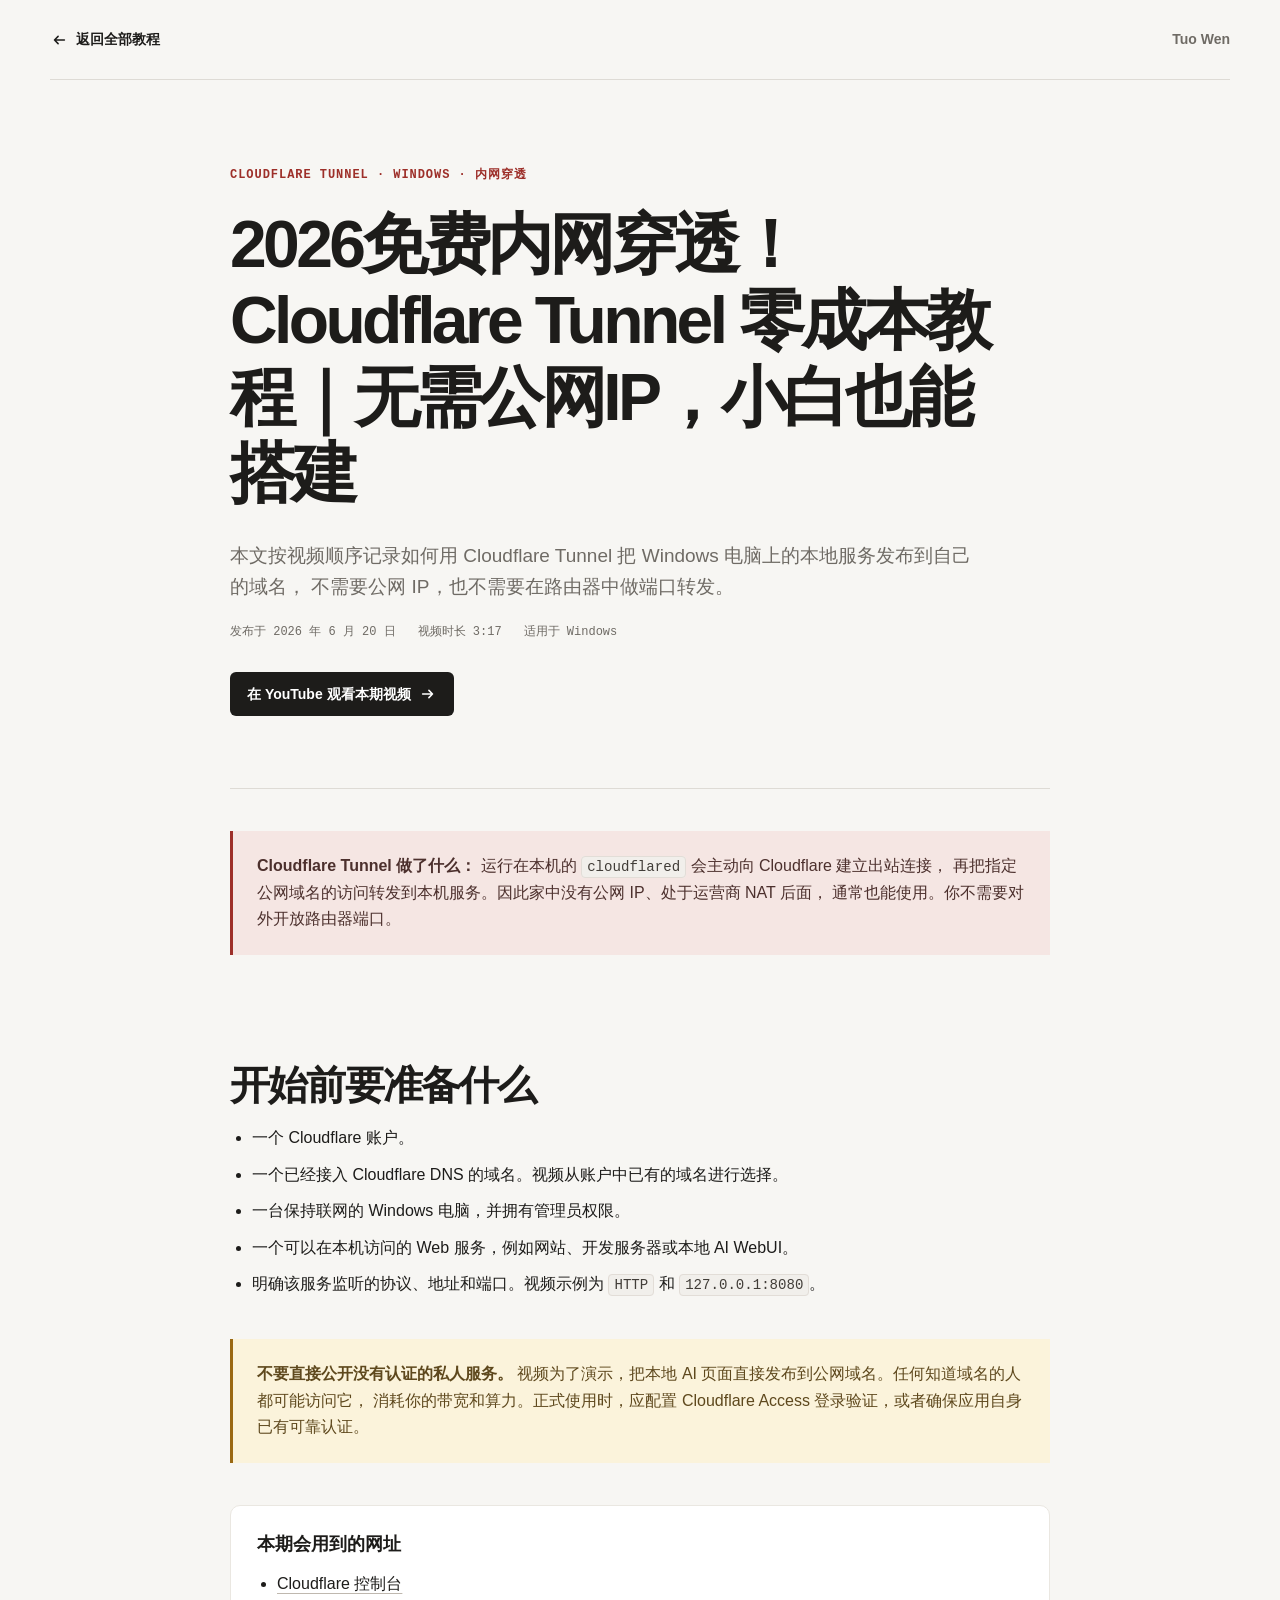
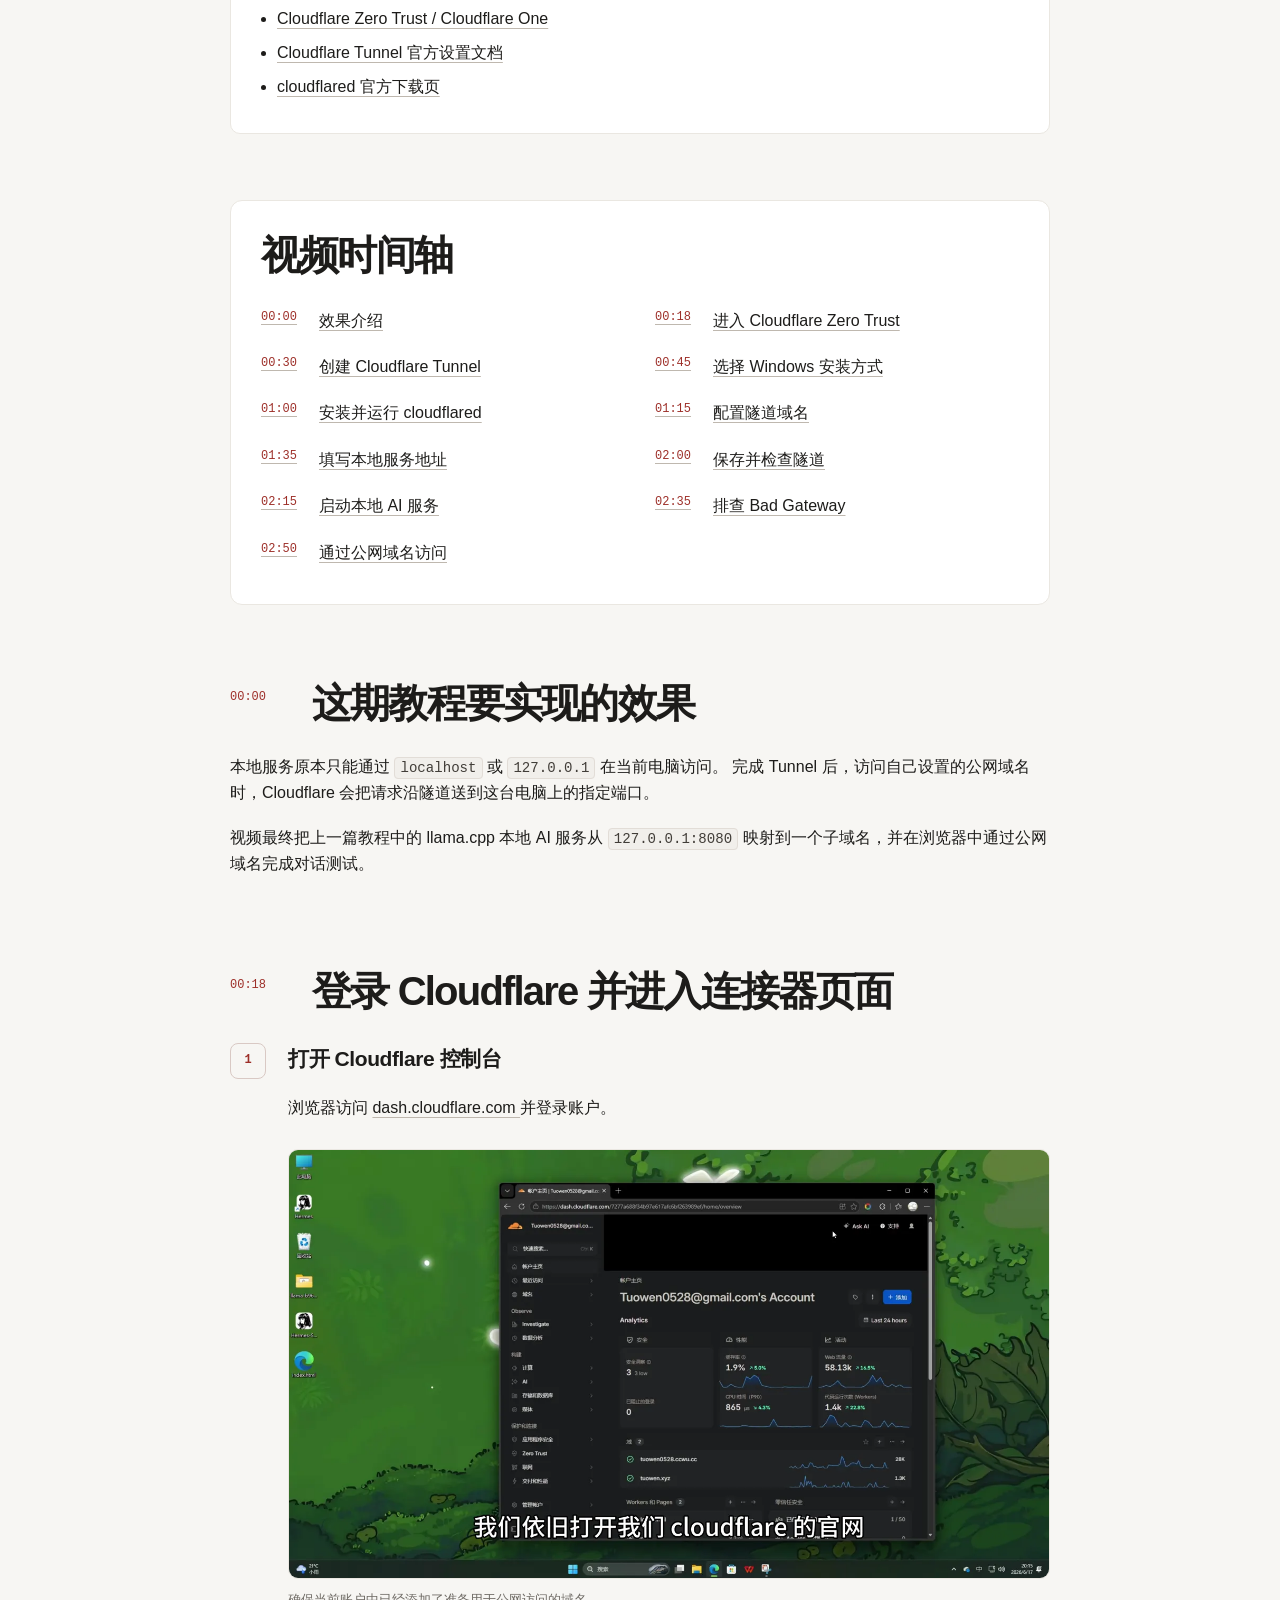
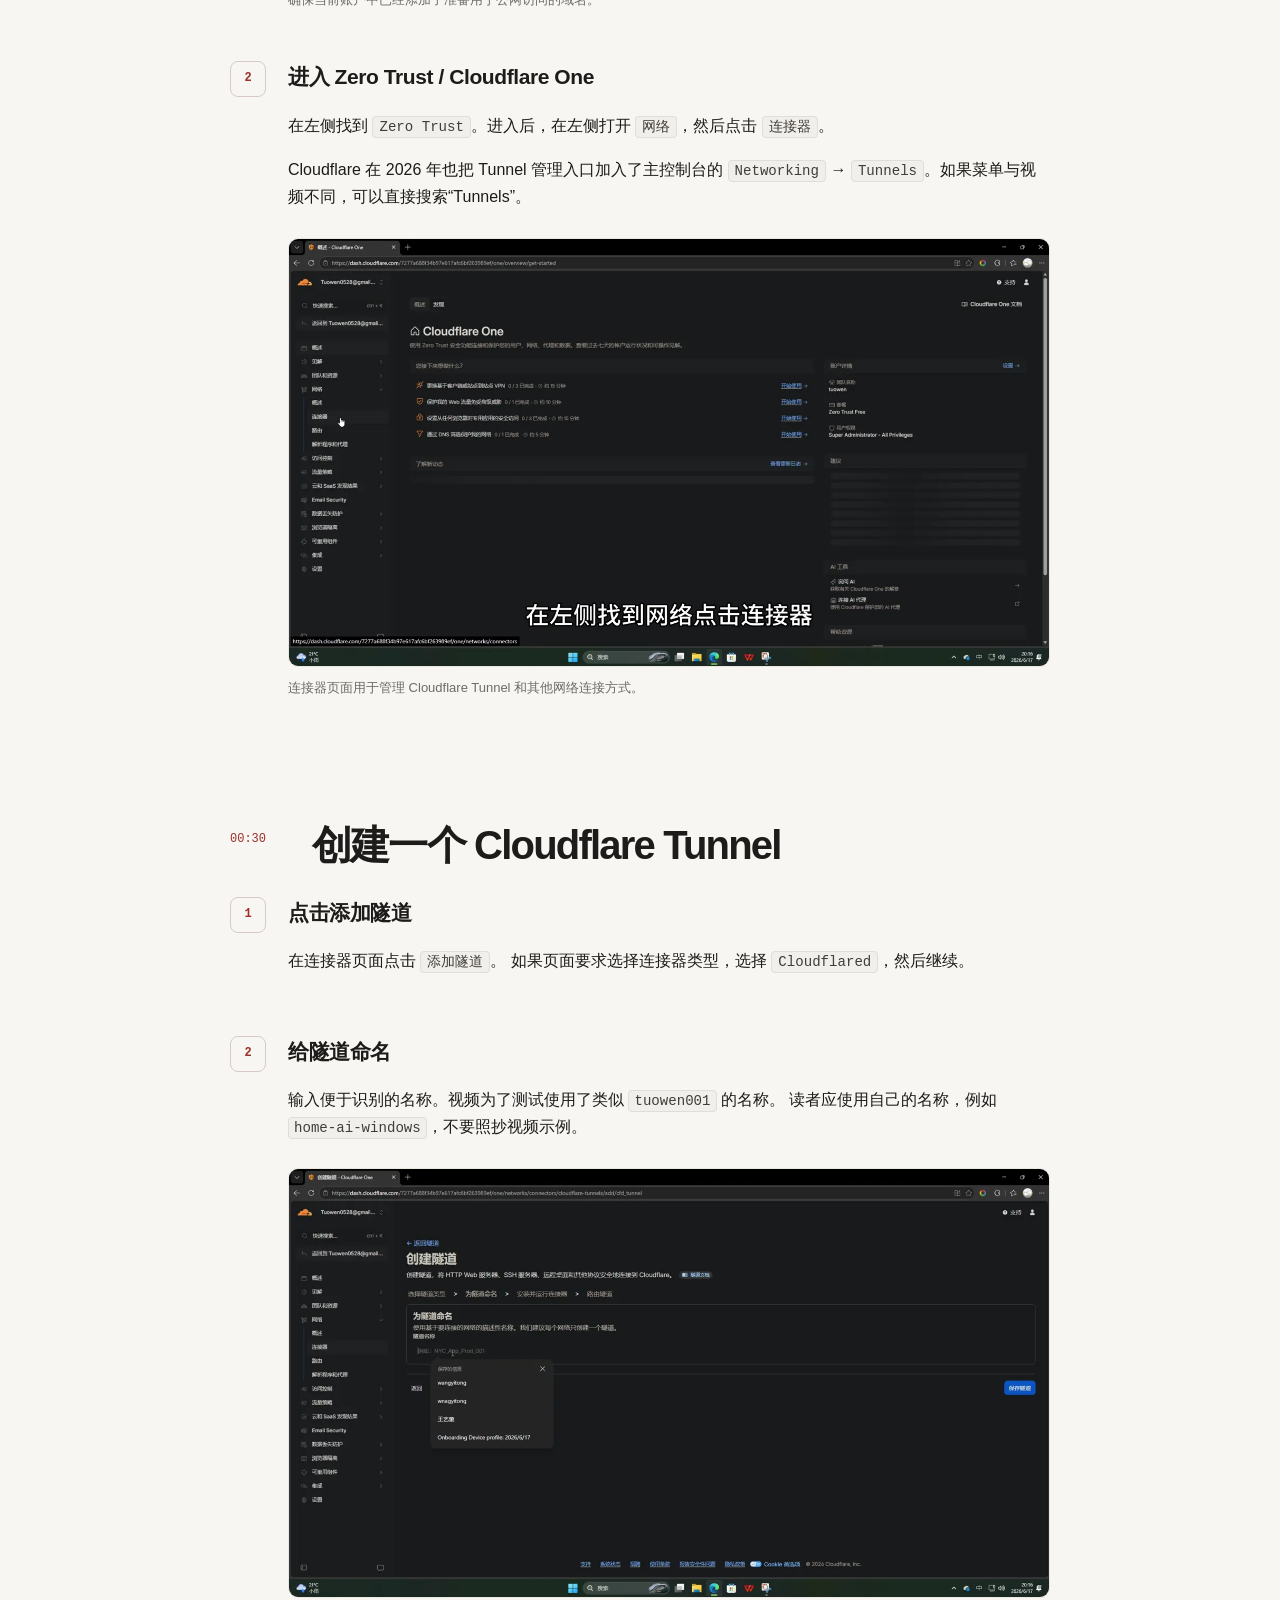
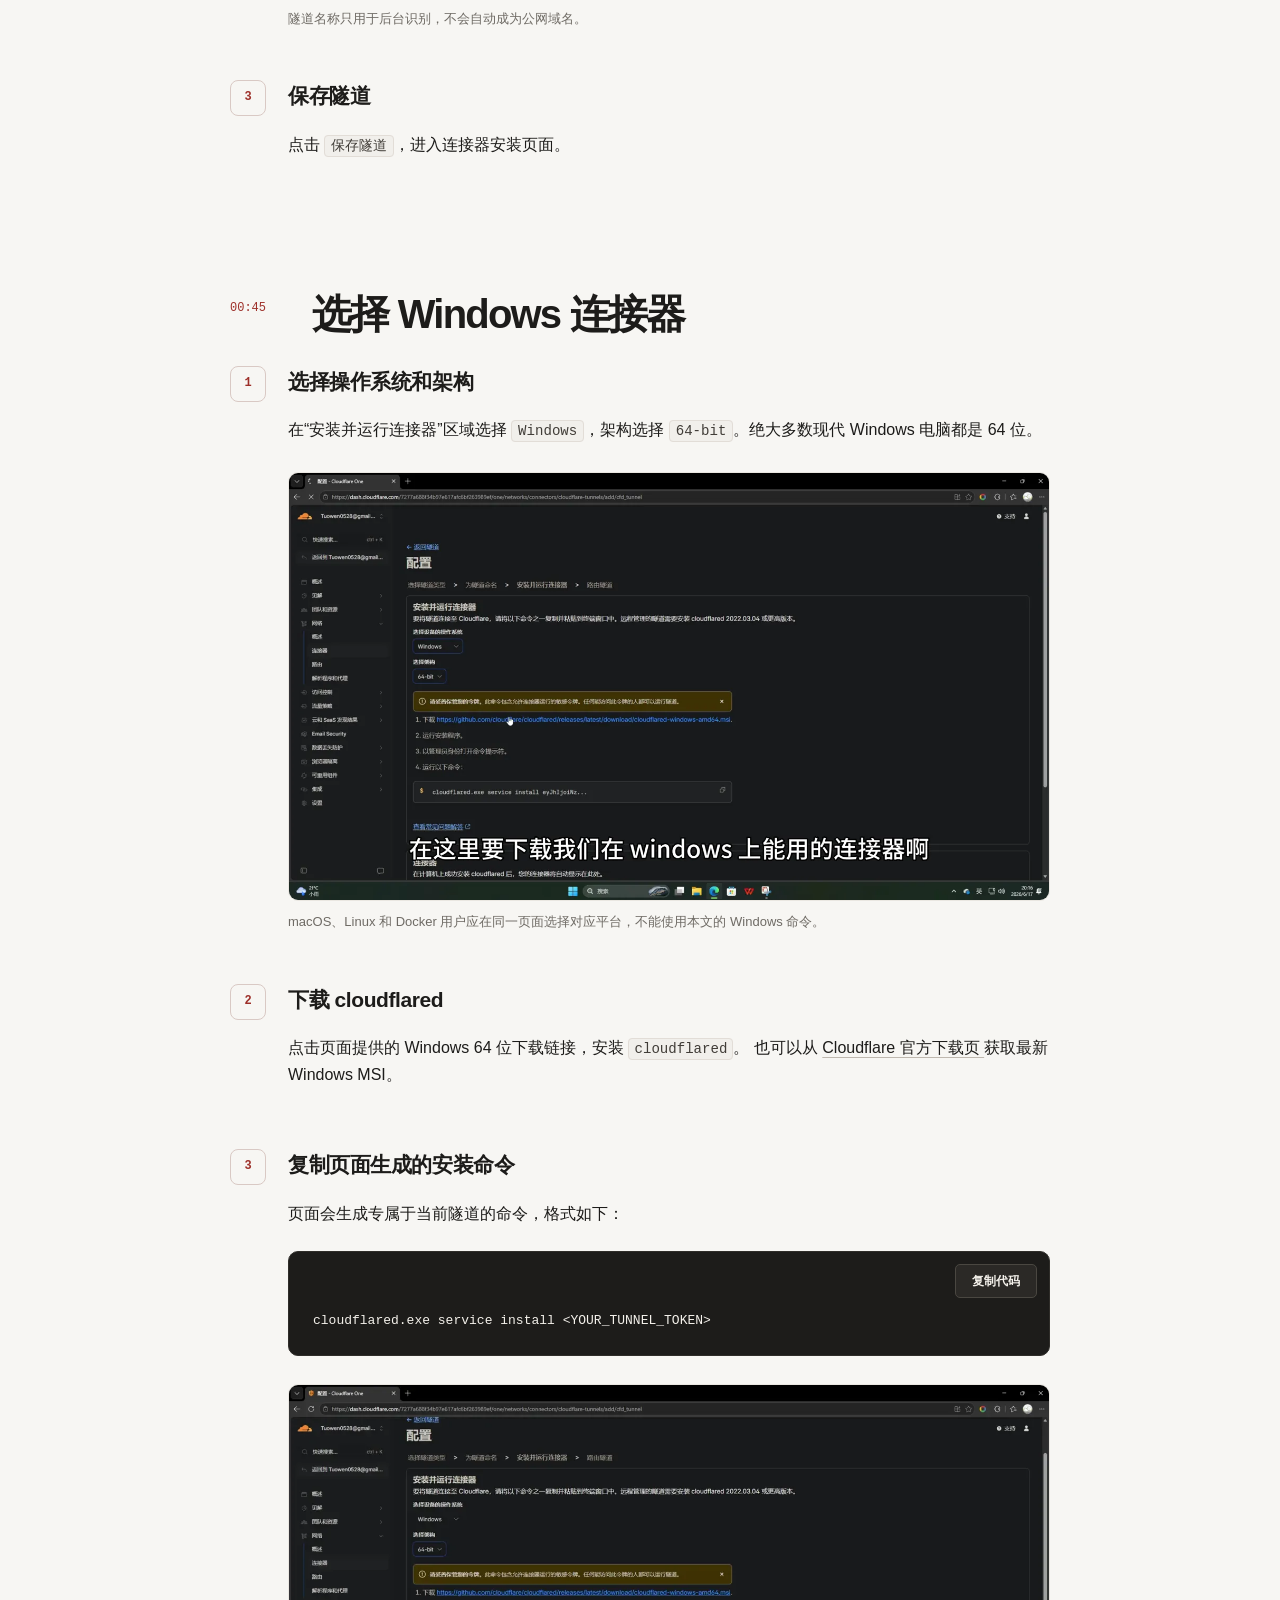
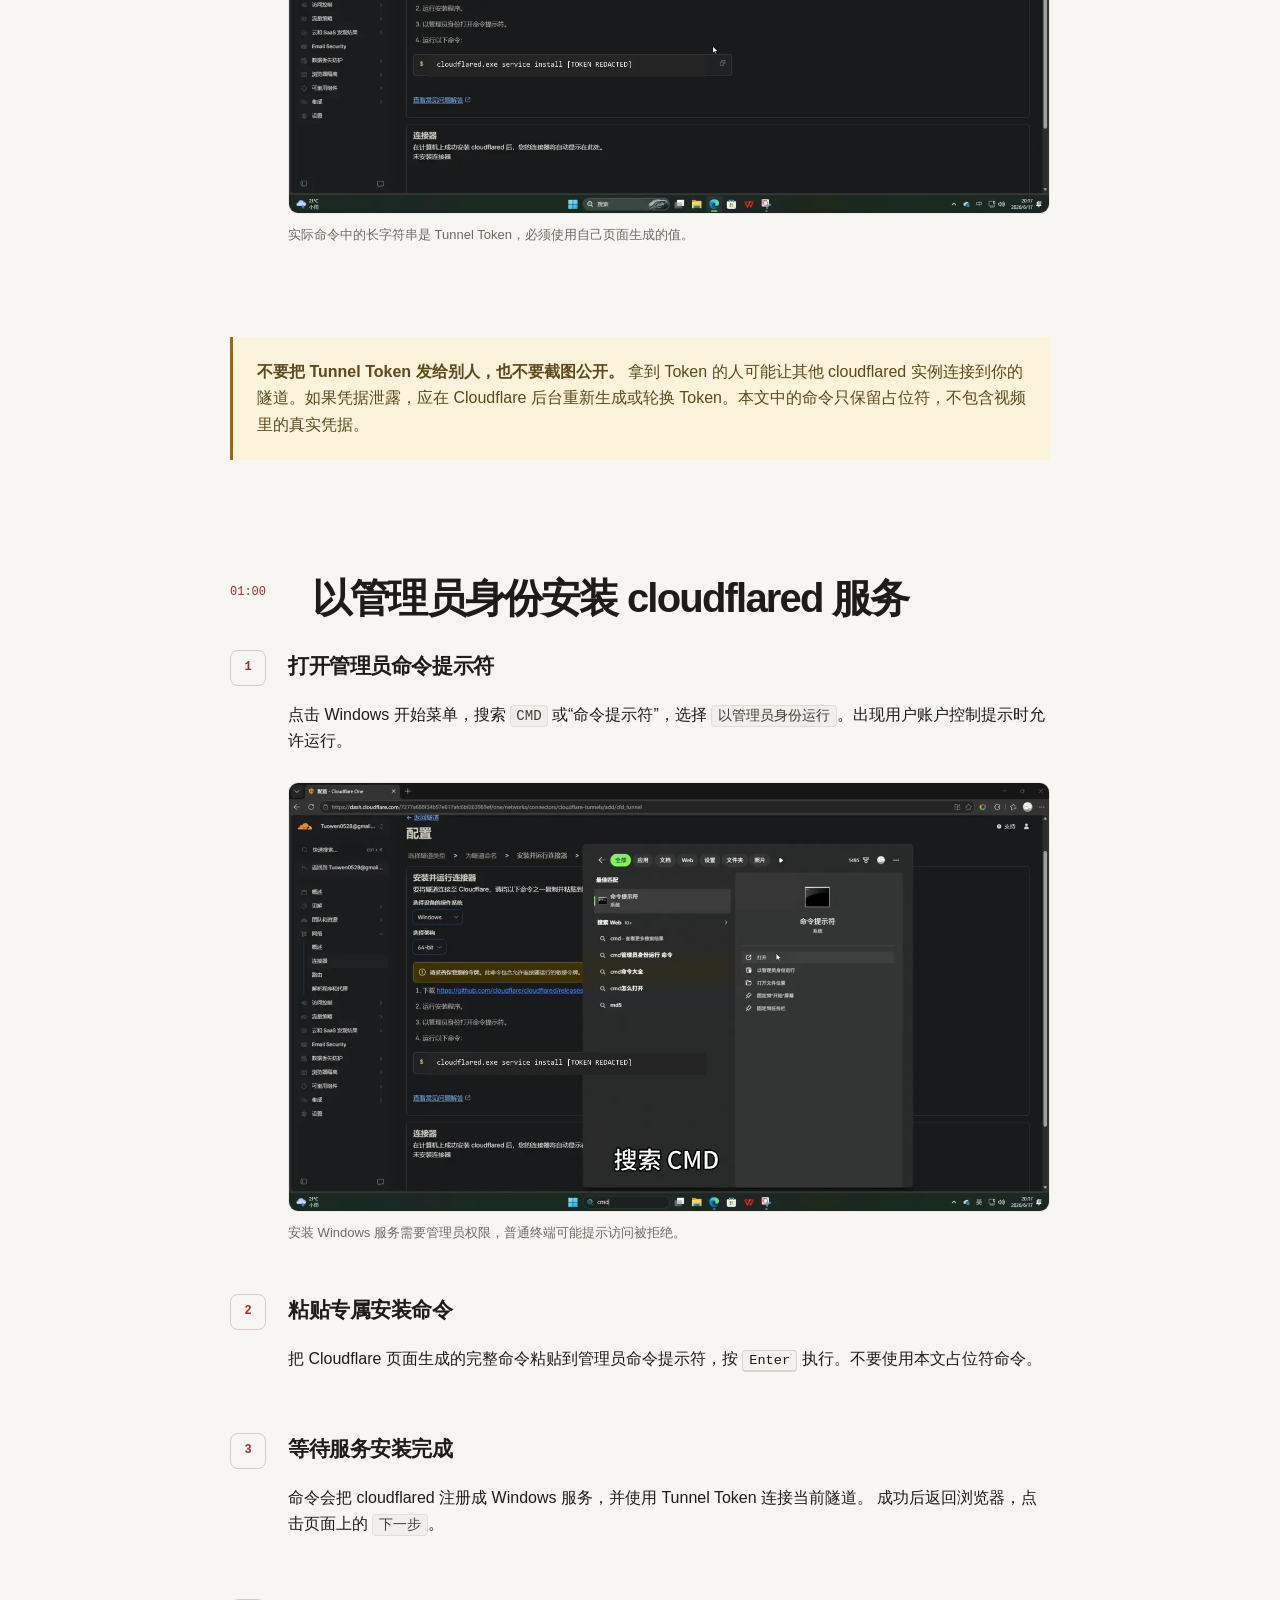
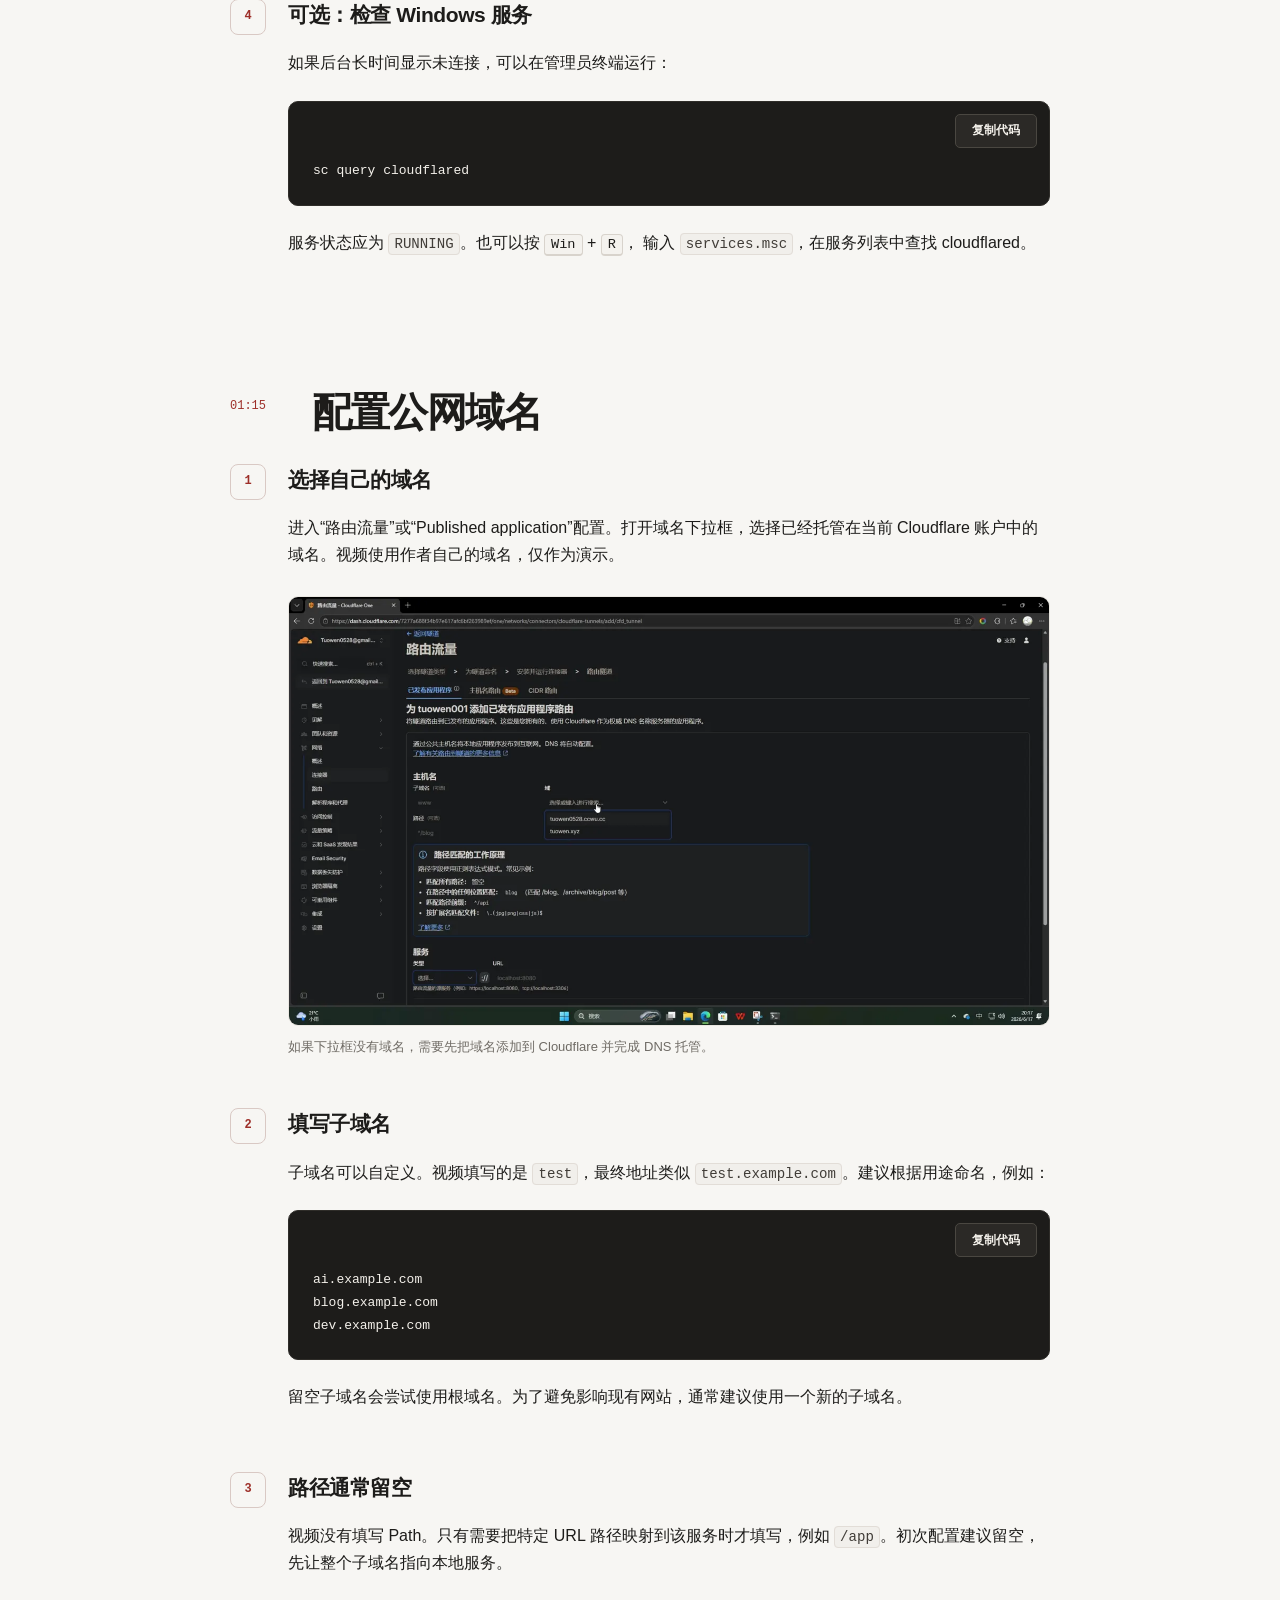
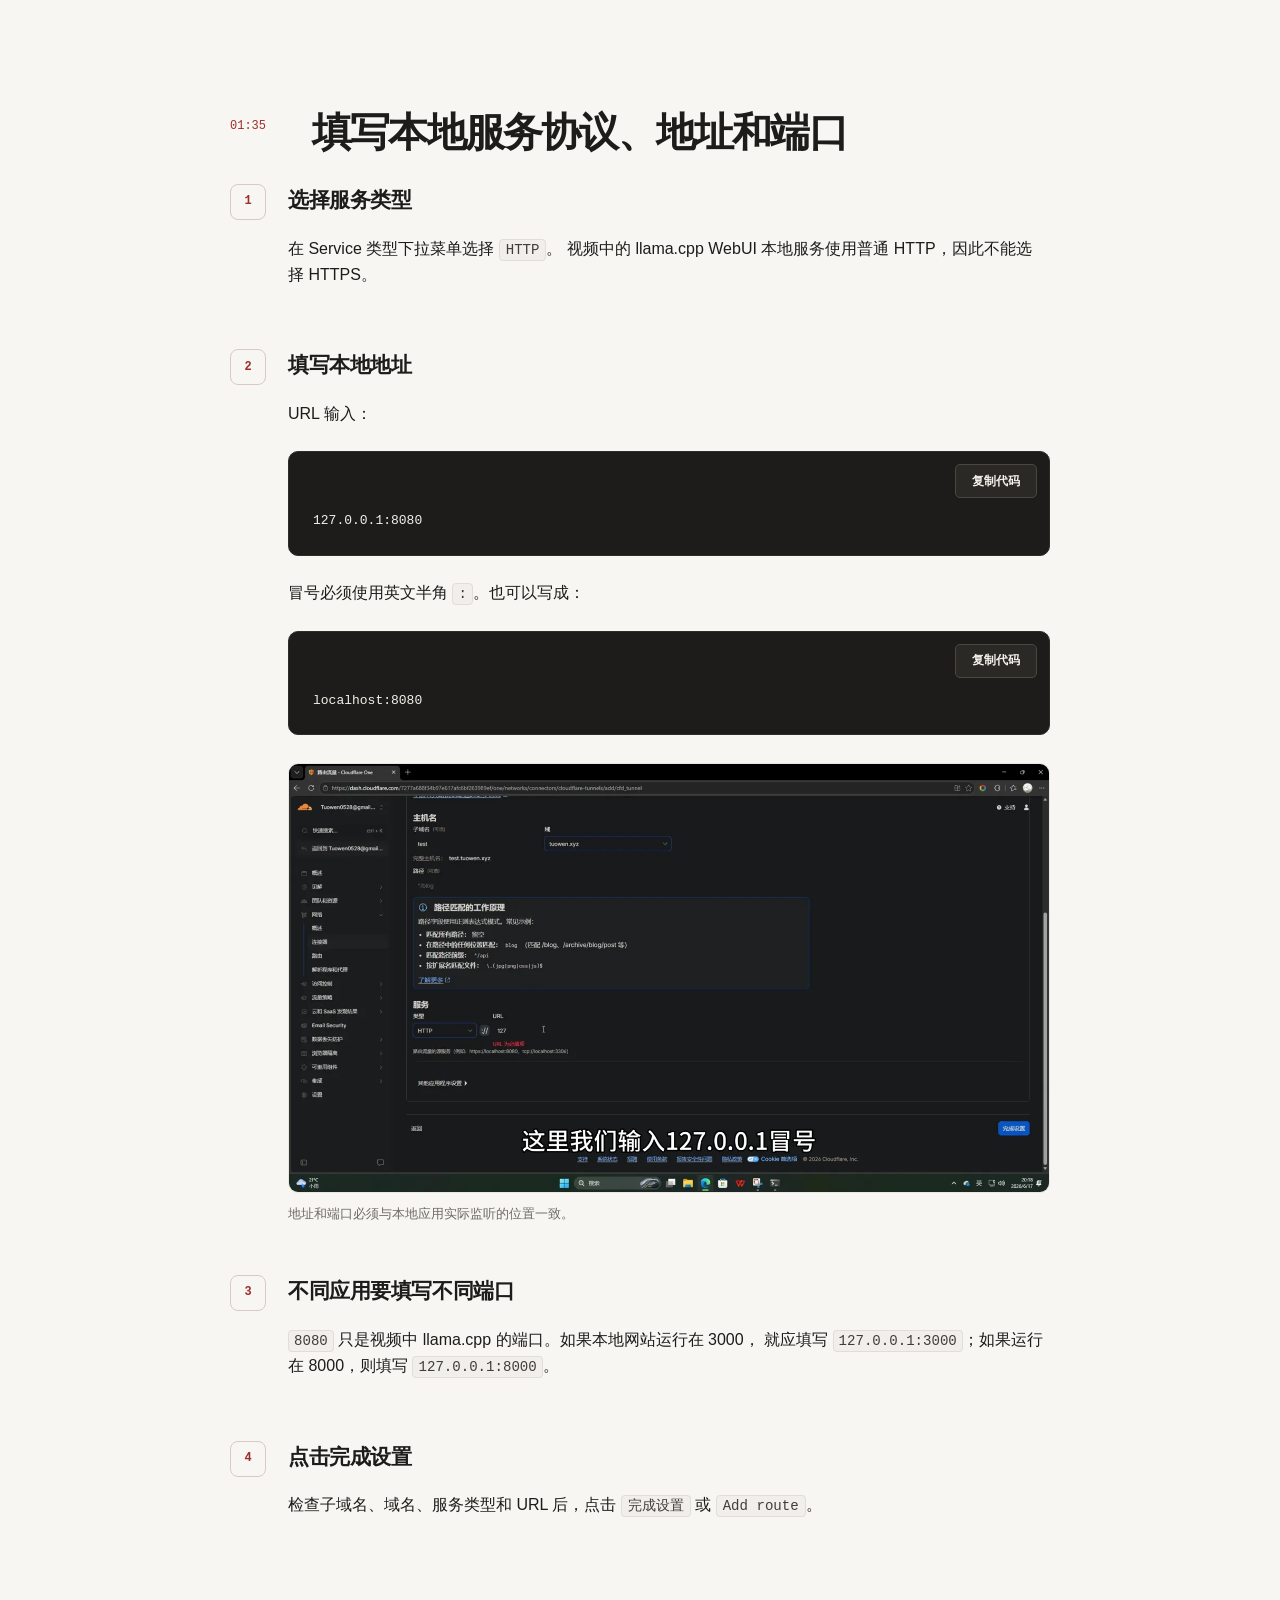
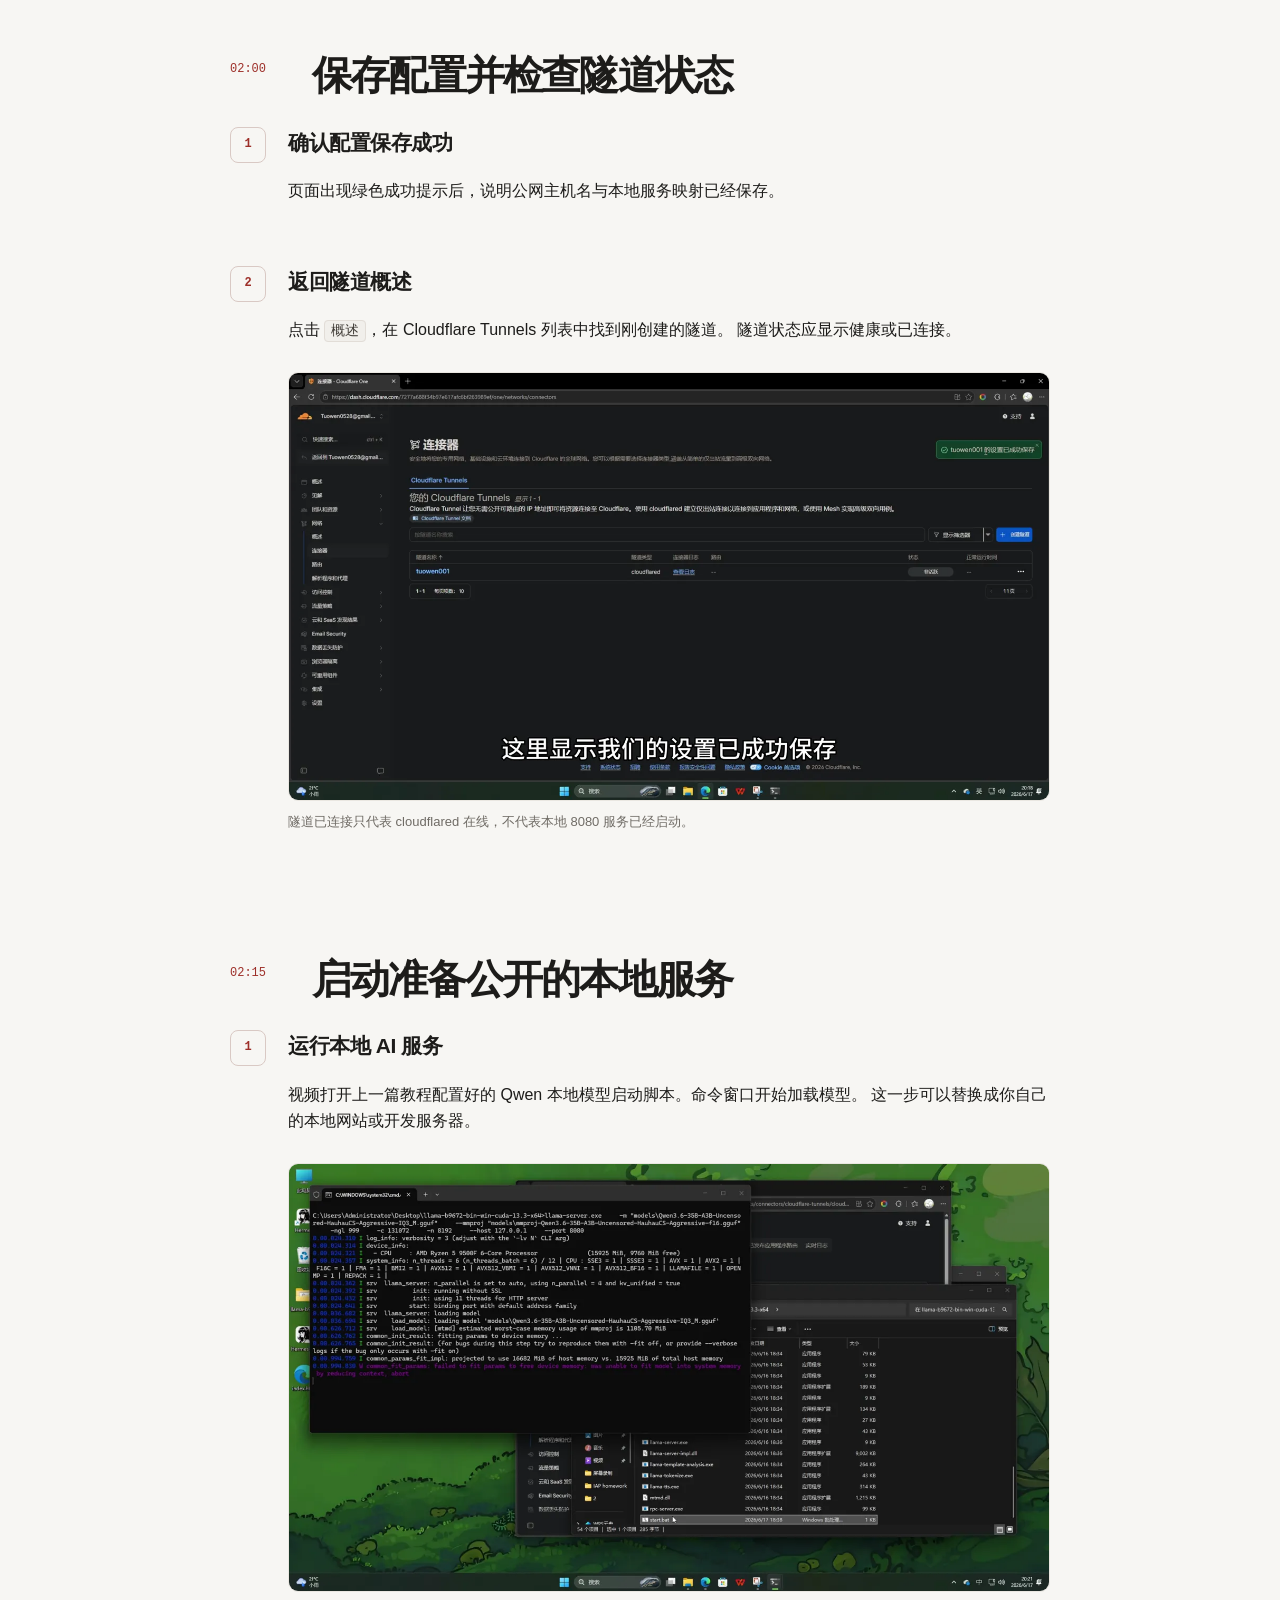
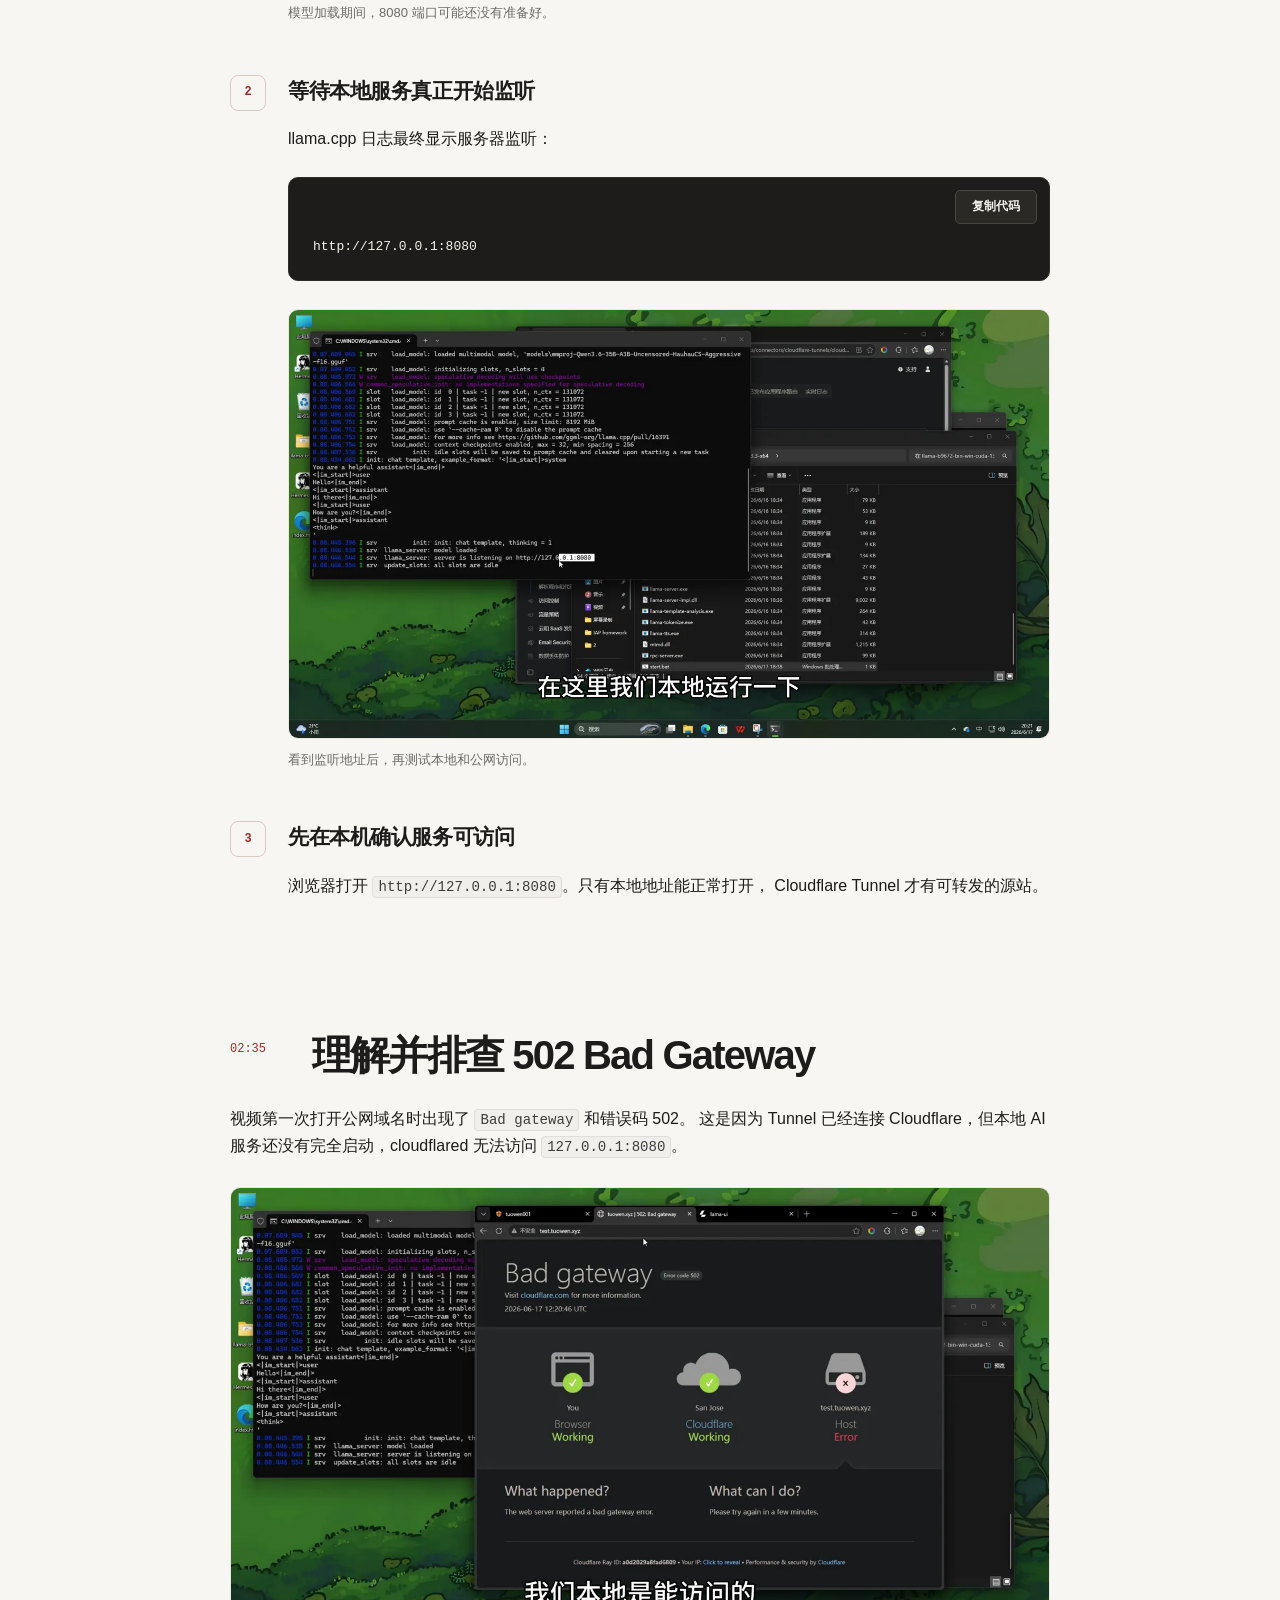
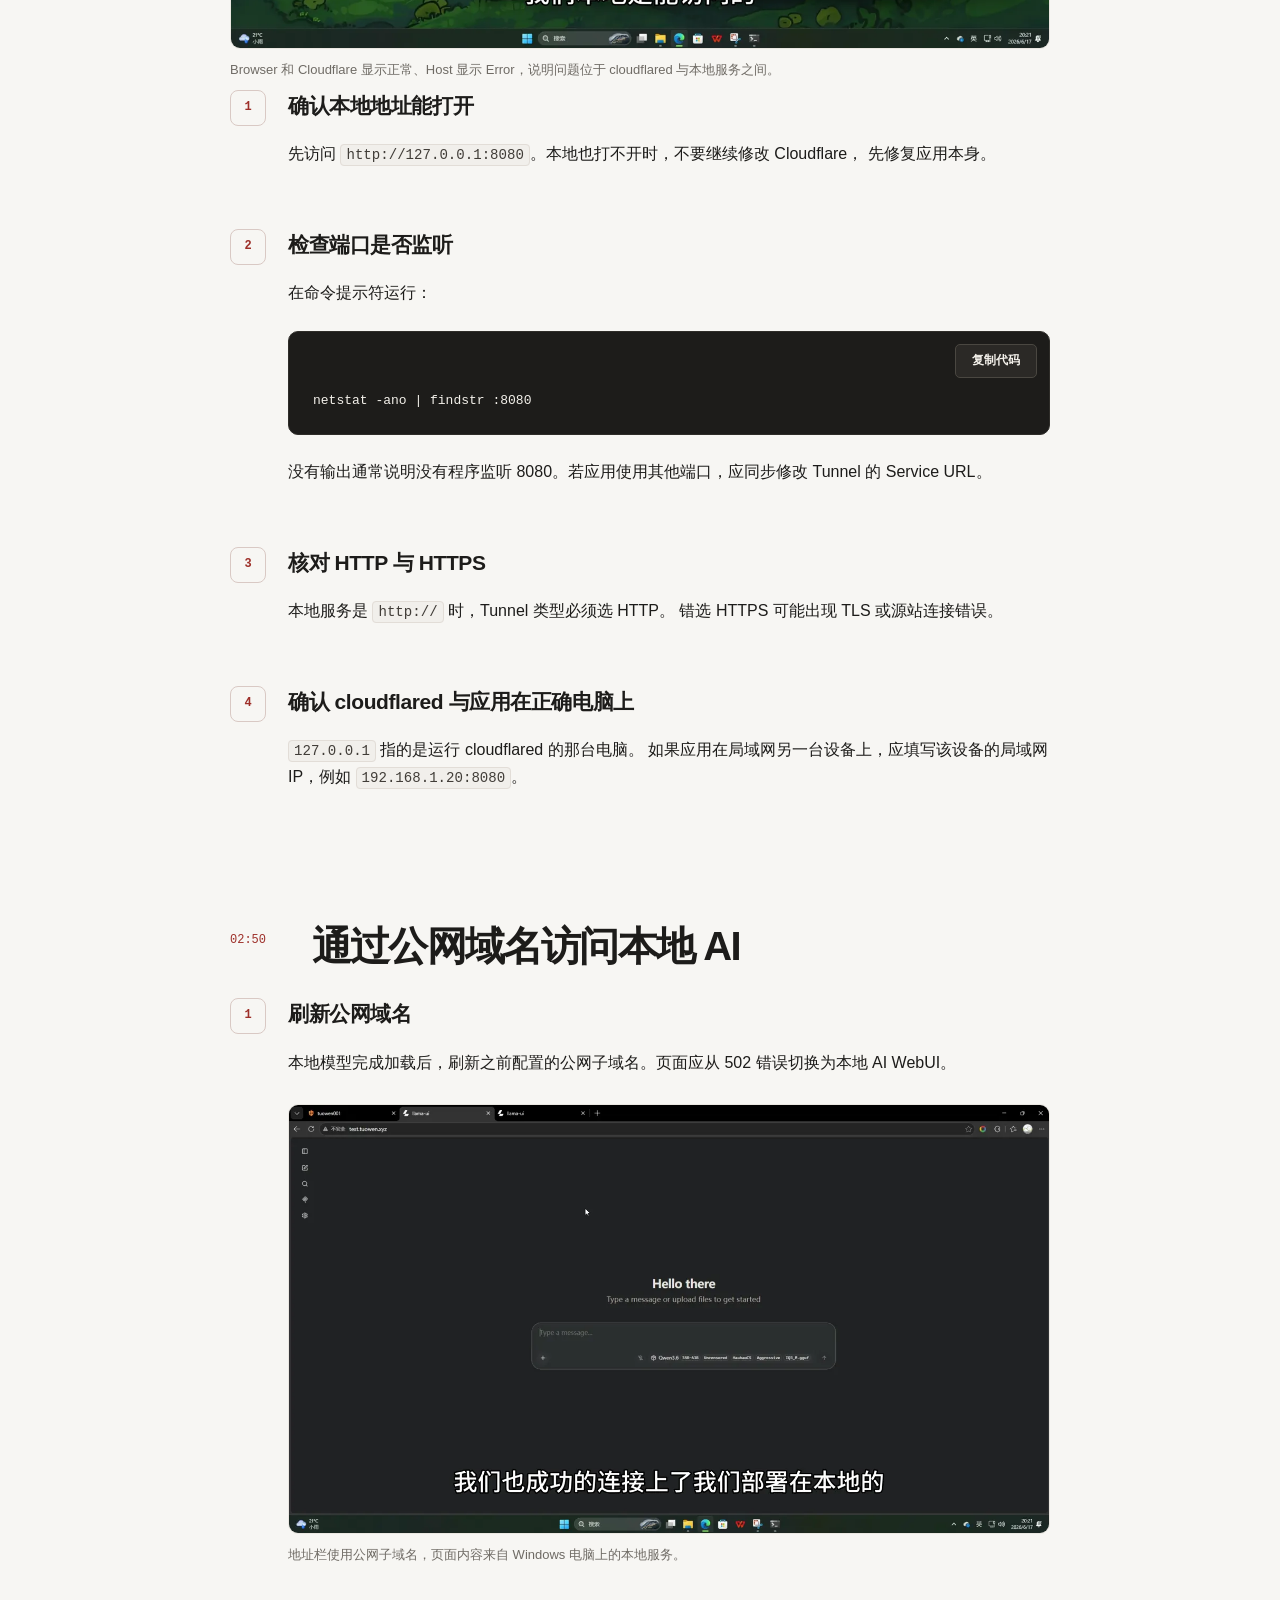
<file: articles/cloudflare-tunnel-free-intranet-windows-tutorial/cloudflare-tunnel-free-intranet-windows-tutorial.html>
<!doctype html>
<html lang="zh-CN">
  <head>
    <meta charset="utf-8">
    <meta name="viewport" content="width=device-width, initial-scale=1">
    <meta
      name="description"
      content="Cloudflare Tunnel 免费内网穿透完整教程，详细记录在 Windows 安装 cloudflared、创建隧道、绑定域名、映射 localhost 服务和排查 502 Bad Gateway。"
    >
    <meta name="theme-color" content="#f7f6f3">
    <title>2026免费内网穿透！Cloudflare Tunnel 零成本教程｜无需公网IP，小白也能搭建</title>
    <link rel="icon" href="../../assests/images/channel-avatar.jpg" type="image/jpeg">
    <link rel="stylesheet" href="../../assests/css/style.css?v=20260622-2">
    <script src="../../assests/js/code-copy.js" defer></script>
  </head>
  <body>
    <a class="skip-link" href="#article-content">跳到文章正文</a>

    <header class="article-header">
      <a class="back-link" href="../../index.html">
        <svg viewBox="0 0 20 20" aria-hidden="true">
          <path d="M16 10H5M9 6l-4 4 4 4"/>
        </svg>
        返回全部教程
      </a>
      <a
        class="channel-link"
        href="https://www.youtube.com/@TuoWen-0528"
        target="_blank"
        rel="noopener noreferrer"
      >
        Tuo Wen
      </a>
    </header>

    <main class="article-layout" id="article-content">
      <article class="article">
        <header class="article-hero">
          <p class="eyebrow">Cloudflare Tunnel · Windows · 内网穿透</p>
          <h1>2026免费内网穿透！Cloudflare Tunnel 零成本教程｜无需公网IP，小白也能搭建</h1>
          <p class="article-lead">
            本文按视频顺序记录如何用 Cloudflare Tunnel 把 Windows 电脑上的本地服务发布到自己的域名，
            不需要公网 IP，也不需要在路由器中做端口转发。
          </p>
          <div class="article-meta">
            <span>发布于 2026 年 6 月 20 日</span>
            <span>视频时长 3:17</span>
            <span>适用于 Windows</span>
          </div>
          <a
            class="video-link"
            href="https://www.youtube.com/watch?v=2XazPWnL7Wk"
            target="_blank"
            rel="noopener noreferrer"
          >
            在 YouTube 观看本期视频
            <svg viewBox="0 0 20 20" aria-hidden="true">
              <path d="M4 10h11M11 6l4 4-4 4"/>
            </svg>
          </a>
        </header>

        <div class="notice">
          <strong>Cloudflare Tunnel 做了什么：</strong>
          运行在本机的 <code>cloudflared</code> 会主动向 Cloudflare 建立出站连接，
          再把指定公网域名的访问转发到本机服务。因此家中没有公网 IP、处于运营商 NAT 后面，
          通常也能使用。你不需要对外开放路由器端口。
        </div>

        <section class="article-section" id="preparation">
          <h2>开始前要准备什么</h2>
          <ul class="check-list">
            <li>一个 Cloudflare 账户。</li>
            <li>一个已经接入 Cloudflare DNS 的域名。视频从账户中已有的域名进行选择。</li>
            <li>一台保持联网的 Windows 电脑，并拥有管理员权限。</li>
            <li>一个可以在本机访问的 Web 服务，例如网站、开发服务器或本地 AI WebUI。</li>
            <li>明确该服务监听的协议、地址和端口。视频示例为 <code>HTTP</code> 和 <code>127.0.0.1:8080</code>。</li>
          </ul>

          <div class="warning">
            <strong>不要直接公开没有认证的私人服务。</strong>
            视频为了演示，把本地 AI 页面直接发布到公网域名。任何知道域名的人都可能访问它，
            消耗你的带宽和算力。正式使用时，应配置 Cloudflare Access 登录验证，或者确保应用自身已有可靠认证。
          </div>

          <div class="resource-box">
            <h3>本期会用到的网址</h3>
            <ul>
              <li>
                <a href="https://dash.cloudflare.com/" target="_blank" rel="noopener noreferrer">
                  Cloudflare 控制台
                </a>
              </li>
              <li>
                <a href="https://one.dash.cloudflare.com/" target="_blank" rel="noopener noreferrer">
                  Cloudflare Zero Trust / Cloudflare One
                </a>
              </li>
              <li>
                <a href="https://developers.cloudflare.com/tunnel/setup/" target="_blank" rel="noopener noreferrer">
                  Cloudflare Tunnel 官方设置文档
                </a>
              </li>
              <li>
                <a href="https://developers.cloudflare.com/tunnel/downloads/" target="_blank" rel="noopener noreferrer">
                  cloudflared 官方下载页
                </a>
              </li>
            </ul>
          </div>
        </section>

        <nav class="article-toc" aria-labelledby="toc-title">
          <h2 id="toc-title">视频时间轴</h2>
          <ol>
            <li><a href="#intro"><time>00:00</time>效果介绍</a></li>
            <li><a href="#zero-trust"><time>00:18</time>进入 Cloudflare Zero Trust</a></li>
            <li><a href="#create-tunnel"><time>00:30</time>创建 Cloudflare Tunnel</a></li>
            <li><a href="#windows"><time>00:45</time>选择 Windows 安装方式</a></li>
            <li><a href="#install"><time>01:00</time>安装并运行 cloudflared</a></li>
            <li><a href="#hostname"><time>01:15</time>配置隧道域名</a></li>
            <li><a href="#origin"><time>01:35</time>填写本地服务地址</a></li>
            <li><a href="#status"><time>02:00</time>保存并检查隧道</a></li>
            <li><a href="#start-local"><time>02:15</time>启动本地 AI 服务</a></li>
            <li><a href="#bad-gateway"><time>02:35</time>排查 Bad Gateway</a></li>
            <li><a href="#public-access"><time>02:50</time>通过公网域名访问</a></li>
          </ol>
        </nav>

        <section class="article-section" id="intro">
          <div class="section-title-row">
            <span class="timestamp">00:00</span>
            <h2>这期教程要实现的效果</h2>
          </div>
          <p>
            本地服务原本只能通过 <code>localhost</code> 或 <code>127.0.0.1</code> 在当前电脑访问。
            完成 Tunnel 后，访问自己设置的公网域名时，Cloudflare 会把请求沿隧道送到这台电脑上的指定端口。
          </p>
          <p>
            视频最终把上一篇教程中的 llama.cpp 本地 AI 服务从
            <code>127.0.0.1:8080</code> 映射到一个子域名，并在浏览器中通过公网域名完成对话测试。
          </p>
        </section>

        <section class="article-section" id="zero-trust">
          <div class="section-title-row">
            <span class="timestamp">00:18</span>
            <h2>登录 Cloudflare 并进入连接器页面</h2>
          </div>

          <ol class="steps">
            <li>
              <h3>打开 Cloudflare 控制台</h3>
              <p>
                浏览器访问
                <a href="https://dash.cloudflare.com/" target="_blank" rel="noopener noreferrer">
                  dash.cloudflare.com
                </a> 并登录账户。
              </p>
              <figure class="article-figure">
                <img
                  src="images/cloudflare-dashboard.webp"
                  alt="Cloudflare 控制台账户首页"
                  width="1440"
                  height="810"
                  loading="lazy"
                >
                <figcaption>确保当前账户中已经添加了准备用于公网访问的域名。</figcaption>
              </figure>
            </li>
            <li>
              <h3>进入 Zero Trust / Cloudflare One</h3>
              <p>
                在左侧找到 <span class="ui-label">Zero Trust</span>。进入后，在左侧打开
                <span class="ui-label">网络</span>，然后点击
                <span class="ui-label">连接器</span>。
              </p>
              <p>
                Cloudflare 在 2026 年也把 Tunnel 管理入口加入了主控制台的
                <span class="ui-label">Networking</span> →
                <span class="ui-label">Tunnels</span>。如果菜单与视频不同，可以直接搜索“Tunnels”。
              </p>
              <figure class="article-figure">
                <img
                  src="images/connectors-page.webp"
                  alt="Cloudflare One 网络连接器页面"
                  width="1440"
                  height="810"
                  loading="lazy"
                >
                <figcaption>连接器页面用于管理 Cloudflare Tunnel 和其他网络连接方式。</figcaption>
              </figure>
            </li>
          </ol>
        </section>

        <section class="article-section" id="create-tunnel">
          <div class="section-title-row">
            <span class="timestamp">00:30</span>
            <h2>创建一个 Cloudflare Tunnel</h2>
          </div>

          <ol class="steps">
            <li>
              <h3>点击添加隧道</h3>
              <p>
                在连接器页面点击 <span class="ui-label">添加隧道</span>。
                如果页面要求选择连接器类型，选择 <span class="ui-label">Cloudflared</span>，然后继续。
              </p>
            </li>
            <li>
              <h3>给隧道命名</h3>
              <p>
                输入便于识别的名称。视频为了测试使用了类似 <code>tuowen001</code> 的名称。
                读者应使用自己的名称，例如 <code>home-ai-windows</code>，不要照抄视频示例。
              </p>
              <figure class="article-figure">
                <img
                  src="images/name-tunnel.webp"
                  alt="Cloudflare 创建隧道并填写隧道名称"
                  width="1440"
                  height="810"
                  loading="lazy"
                >
                <figcaption>隧道名称只用于后台识别，不会自动成为公网域名。</figcaption>
              </figure>
            </li>
            <li>
              <h3>保存隧道</h3>
              <p>
                点击 <span class="ui-label">保存隧道</span>，进入连接器安装页面。
              </p>
            </li>
          </ol>
        </section>

        <section class="article-section" id="windows">
          <div class="section-title-row">
            <span class="timestamp">00:45</span>
            <h2>选择 Windows 连接器</h2>
          </div>

          <ol class="steps">
            <li>
              <h3>选择操作系统和架构</h3>
              <p>
                在“安装并运行连接器”区域选择
                <span class="ui-label">Windows</span>，架构选择
                <span class="ui-label">64-bit</span>。绝大多数现代 Windows 电脑都是 64 位。
              </p>
              <figure class="article-figure">
                <img
                  src="images/windows-connector.webp"
                  alt="Cloudflare Tunnel 连接器安装页面选择 Windows 64 位"
                  width="1440"
                  height="810"
                  loading="lazy"
                >
                <figcaption>macOS、Linux 和 Docker 用户应在同一页面选择对应平台，不能使用本文的 Windows 命令。</figcaption>
              </figure>
            </li>
            <li>
              <h3>下载 cloudflared</h3>
              <p>
                点击页面提供的 Windows 64 位下载链接，安装 <code>cloudflared</code>。
                也可以从
                <a href="https://developers.cloudflare.com/tunnel/downloads/" target="_blank" rel="noopener noreferrer">
                  Cloudflare 官方下载页
                </a> 获取最新 Windows MSI。
              </p>
            </li>
            <li>
              <h3>复制页面生成的安装命令</h3>
              <p>
                页面会生成专属于当前隧道的命令，格式如下：
              </p>
              <pre class="code-block"><code>cloudflared.exe service install &lt;YOUR_TUNNEL_TOKEN&gt;</code></pre>
              <figure class="article-figure">
                <img
                  src="images/install-command.webp"
                  alt="Cloudflare Tunnel 页面显示 cloudflared Windows 服务安装命令"
                  width="1440"
                  height="810"
                  loading="lazy"
                >
                <figcaption>实际命令中的长字符串是 Tunnel Token，必须使用自己页面生成的值。</figcaption>
              </figure>
            </li>
          </ol>

          <div class="warning">
            <strong>不要把 Tunnel Token 发给别人，也不要截图公开。</strong>
            拿到 Token 的人可能让其他 cloudflared 实例连接到你的隧道。如果凭据泄露，应在 Cloudflare
            后台重新生成或轮换 Token。本文中的命令只保留占位符，不包含视频里的真实凭据。
          </div>
        </section>

        <section class="article-section" id="install">
          <div class="section-title-row">
            <span class="timestamp">01:00</span>
            <h2>以管理员身份安装 cloudflared 服务</h2>
          </div>

          <ol class="steps">
            <li>
              <h3>打开管理员命令提示符</h3>
              <p>
                点击 Windows 开始菜单，搜索 <code>CMD</code> 或“命令提示符”，选择
                <span class="ui-label">以管理员身份运行</span>。出现用户账户控制提示时允许运行。
              </p>
              <figure class="article-figure">
                <img
                  src="images/admin-command-prompt.webp"
                  alt="以管理员身份打开 Windows 命令提示符"
                  width="1440"
                  height="810"
                  loading="lazy"
                >
                <figcaption>安装 Windows 服务需要管理员权限，普通终端可能提示访问被拒绝。</figcaption>
              </figure>
            </li>
            <li>
              <h3>粘贴专属安装命令</h3>
              <p>
                把 Cloudflare 页面生成的完整命令粘贴到管理员命令提示符，按
                <kbd>Enter</kbd> 执行。不要使用本文占位符命令。
              </p>
            </li>
            <li>
              <h3>等待服务安装完成</h3>
              <p>
                命令会把 cloudflared 注册成 Windows 服务，并使用 Tunnel Token 连接当前隧道。
                成功后返回浏览器，点击页面上的 <span class="ui-label">下一步</span>。
              </p>
            </li>
            <li>
              <h3>可选：检查 Windows 服务</h3>
              <p>
                如果后台长时间显示未连接，可以在管理员终端运行：
              </p>
              <pre class="code-block"><code>sc query cloudflared</code></pre>
              <p>
                服务状态应为 <code>RUNNING</code>。也可以按 <kbd>Win</kbd> + <kbd>R</kbd>，
                输入 <code>services.msc</code>，在服务列表中查找 cloudflared。
              </p>
            </li>
          </ol>
        </section>

        <section class="article-section" id="hostname">
          <div class="section-title-row">
            <span class="timestamp">01:15</span>
            <h2>配置公网域名</h2>
          </div>

          <ol class="steps">
            <li>
              <h3>选择自己的域名</h3>
              <p>
                进入“路由流量”或“Published application”配置。打开域名下拉框，选择已经托管在当前
                Cloudflare 账户中的域名。视频使用作者自己的域名，仅作为演示。
              </p>
              <figure class="article-figure">
                <img
                  src="images/select-domain.webp"
                  alt="Cloudflare Tunnel 发布应用时选择账户中的域名"
                  width="1440"
                  height="810"
                  loading="lazy"
                >
                <figcaption>如果下拉框没有域名，需要先把域名添加到 Cloudflare 并完成 DNS 托管。</figcaption>
              </figure>
            </li>
            <li>
              <h3>填写子域名</h3>
              <p>
                子域名可以自定义。视频填写的是 <code>test</code>，最终地址类似
                <code>test.example.com</code>。建议根据用途命名，例如：
              </p>
              <pre class="code-block"><code>ai.example.com
blog.example.com
dev.example.com</code></pre>
              <p>
                留空子域名会尝试使用根域名。为了避免影响现有网站，通常建议使用一个新的子域名。
              </p>
            </li>
            <li>
              <h3>路径通常留空</h3>
              <p>
                视频没有填写 Path。只有需要把特定 URL 路径映射到该服务时才填写，例如
                <code>/app</code>。初次配置建议留空，先让整个子域名指向本地服务。
              </p>
            </li>
          </ol>
        </section>

        <section class="article-section" id="origin">
          <div class="section-title-row">
            <span class="timestamp">01:35</span>
            <h2>填写本地服务协议、地址和端口</h2>
          </div>

          <ol class="steps">
            <li>
              <h3>选择服务类型</h3>
              <p>
                在 Service 类型下拉菜单选择 <span class="ui-label">HTTP</span>。
                视频中的 llama.cpp WebUI 本地服务使用普通 HTTP，因此不能选择 HTTPS。
              </p>
            </li>
            <li>
              <h3>填写本地地址</h3>
              <p>
                URL 输入：
              </p>
              <pre class="code-block"><code>127.0.0.1:8080</code></pre>
              <p>
                冒号必须使用英文半角 <code>:</code>。也可以写成：
              </p>
              <pre class="code-block"><code>localhost:8080</code></pre>
              <figure class="article-figure">
                <img
                  src="images/hostname-and-service.webp"
                  alt="Cloudflare Tunnel 配置子域名、HTTP 和 127.0.0.1:8080"
                  width="1440"
                  height="810"
                  loading="lazy"
                >
                <figcaption>地址和端口必须与本地应用实际监听的位置一致。</figcaption>
              </figure>
            </li>
            <li>
              <h3>不同应用要填写不同端口</h3>
              <p>
                <code>8080</code> 只是视频中 llama.cpp 的端口。如果本地网站运行在 3000，
                就应填写 <code>127.0.0.1:3000</code>；如果运行在 8000，则填写
                <code>127.0.0.1:8000</code>。
              </p>
            </li>
            <li>
              <h3>点击完成设置</h3>
              <p>
                检查子域名、域名、服务类型和 URL 后，点击
                <span class="ui-label">完成设置</span> 或
                <span class="ui-label">Add route</span>。
              </p>
            </li>
          </ol>
        </section>

        <section class="article-section" id="status">
          <div class="section-title-row">
            <span class="timestamp">02:00</span>
            <h2>保存配置并检查隧道状态</h2>
          </div>

          <ol class="steps">
            <li>
              <h3>确认配置保存成功</h3>
              <p>
                页面出现绿色成功提示后，说明公网主机名与本地服务映射已经保存。
              </p>
            </li>
            <li>
              <h3>返回隧道概述</h3>
              <p>
                点击 <span class="ui-label">概述</span>，在 Cloudflare Tunnels 列表中找到刚创建的隧道。
                隧道状态应显示健康或已连接。
              </p>
              <figure class="article-figure">
                <img
                  src="images/saved-tunnel.webp"
                  alt="Cloudflare Tunnel 列表显示新隧道已保存"
                  width="1440"
                  height="810"
                  loading="lazy"
                >
                <figcaption>隧道已连接只代表 cloudflared 在线，不代表本地 8080 服务已经启动。</figcaption>
              </figure>
            </li>
          </ol>
        </section>

        <section class="article-section" id="start-local">
          <div class="section-title-row">
            <span class="timestamp">02:15</span>
            <h2>启动准备公开的本地服务</h2>
          </div>

          <ol class="steps">
            <li>
              <h3>运行本地 AI 服务</h3>
              <p>
                视频打开上一篇教程配置好的 Qwen 本地模型启动脚本。命令窗口开始加载模型。
                这一步可以替换成你自己的本地网站或开发服务器。
              </p>
              <figure class="article-figure">
                <img
                  src="images/local-ai-starting.webp"
                  alt="Windows 命令窗口正在加载 llama.cpp 本地 AI 模型"
                  width="1440"
                  height="810"
                  loading="lazy"
                >
                <figcaption>模型加载期间，8080 端口可能还没有准备好。</figcaption>
              </figure>
            </li>
            <li>
              <h3>等待本地服务真正开始监听</h3>
              <p>
                llama.cpp 日志最终显示服务器监听：
              </p>
              <pre class="code-block"><code>http://127.0.0.1:8080</code></pre>
              <figure class="article-figure">
                <img
                  src="images/local-service-ready.webp"
                  alt="llama.cpp 显示本地服务器监听 127.0.0.1:8080"
                  width="1440"
                  height="810"
                  loading="lazy"
                >
                <figcaption>看到监听地址后，再测试本地和公网访问。</figcaption>
              </figure>
            </li>
            <li>
              <h3>先在本机确认服务可访问</h3>
              <p>
                浏览器打开 <code>http://127.0.0.1:8080</code>。只有本地地址能正常打开，
                Cloudflare Tunnel 才有可转发的源站。
              </p>
            </li>
          </ol>
        </section>

        <section class="article-section" id="bad-gateway">
          <div class="section-title-row">
            <span class="timestamp">02:35</span>
            <h2>理解并排查 502 Bad Gateway</h2>
          </div>

          <p>
            视频第一次打开公网域名时出现了 <code>Bad gateway</code> 和错误码 502。
            这是因为 Tunnel 已经连接 Cloudflare，但本地 AI 服务还没有完全启动，cloudflared 无法访问
            <code>127.0.0.1:8080</code>。
          </p>
          <figure class="article-figure">
            <img
              src="images/bad-gateway.webp"
              alt="Cloudflare 公网域名显示 502 Bad Gateway"
              width="1440"
              height="810"
              loading="lazy"
            >
            <figcaption>Browser 和 Cloudflare 显示正常、Host 显示 Error，说明问题位于 cloudflared 与本地服务之间。</figcaption>
          </figure>

          <ol class="steps">
            <li>
              <h3>确认本地地址能打开</h3>
              <p>
                先访问 <code>http://127.0.0.1:8080</code>。本地也打不开时，不要继续修改 Cloudflare，
                先修复应用本身。
              </p>
            </li>
            <li>
              <h3>检查端口是否监听</h3>
              <p>在命令提示符运行：</p>
              <pre class="code-block"><code>netstat -ano | findstr :8080</code></pre>
              <p>
                没有输出通常说明没有程序监听 8080。若应用使用其他端口，应同步修改 Tunnel 的 Service URL。
              </p>
            </li>
            <li>
              <h3>核对 HTTP 与 HTTPS</h3>
              <p>
                本地服务是 <code>http://</code> 时，Tunnel 类型必须选 HTTP。
                错选 HTTPS 可能出现 TLS 或源站连接错误。
              </p>
            </li>
            <li>
              <h3>确认 cloudflared 与应用在正确电脑上</h3>
              <p>
                <code>127.0.0.1</code> 指的是运行 cloudflared 的那台电脑。
                如果应用在局域网另一台设备上，应填写该设备的局域网 IP，例如
                <code>192.168.1.20:8080</code>。
              </p>
            </li>
          </ol>
        </section>

        <section class="article-section" id="public-access">
          <div class="section-title-row">
            <span class="timestamp">02:50</span>
            <h2>通过公网域名访问本地 AI</h2>
          </div>

          <ol class="steps">
            <li>
              <h3>刷新公网域名</h3>
              <p>
                本地模型完成加载后，刷新之前配置的公网子域名。页面应从 502 错误切换为本地 AI WebUI。
              </p>
              <figure class="article-figure">
                <img
                  src="images/public-ai-page.webp"
                  alt="通过 Cloudflare Tunnel 公网域名打开本地 AI WebUI"
                  width="1440"
                  height="810"
                  loading="lazy"
                >
                <figcaption>地址栏使用公网子域名，页面内容来自 Windows 电脑上的本地服务。</figcaption>
              </figure>
            </li>
            <li>
              <h3>发送消息测试双向通信</h3>
              <p>
                视频输入“你好”，模型成功返回回答。这说明浏览器请求已通过 Cloudflare Tunnel 到达本地 AI，
                模型响应也沿同一路径返回公网浏览器。
              </p>
              <figure class="article-figure">
                <img
                  src="images/public-ai-response.webp"
                  alt="公网域名中的本地 AI 成功回复你好"
                  width="1440"
                  height="810"
                  loading="lazy"
                >
                <figcaption>测试完成后，不需要公开访问时应关闭路由或增加身份验证。</figcaption>
              </figure>
            </li>
          </ol>
        </section>

        <section class="article-section" id="security">
          <h2>公开服务前必须检查的安全事项</h2>
          <ul class="check-list">
            <li>不要公开管理后台、数据库、路由器后台或没有密码的开发工具。</li>
            <li>给 AI、博客后台等服务添加 Cloudflare Access 登录策略。</li>
            <li>不要在截图、文章或聊天中泄露 Tunnel Token。</li>
            <li>限制上传大小和请求频率，避免公网用户消耗本机磁盘、显存和带宽。</li>
            <li>应用停止使用后，删除 Published application route 或暂停 Tunnel。</li>
            <li>及时更新 cloudflared。Cloudflare 官方说明 Windows 版本不会自动更新。</li>
          </ul>
        </section>

        <section class="article-section" id="troubleshooting">
          <h2>常见问题</h2>

          <div class="faq-list">
            <details>
              <summary>域名下拉框里没有可选域名怎么办？</summary>
              <p>
                先在 Cloudflare 控制台添加域名，并按照提示把域名的权威 DNS 切换到 Cloudflare。
                域名尚未激活时，Published application 页面无法正常创建对应记录。
              </p>
            </details>
            <details>
              <summary>安装命令提示 Access is denied 怎么办？</summary>
              <p>
                关闭当前终端，重新搜索 CMD 或 PowerShell，并选择“以管理员身份运行”。
                同时确认 cloudflared 已正确安装。
              </p>
            </details>
            <details>
              <summary>Tunnel 显示已连接，但域名仍然 502 怎么办？</summary>
              <p>
                502 表示 Tunnel 在线，但 cloudflared 无法访问本地服务。检查应用是否启动、端口是否正确、
                HTTP/HTTPS 是否匹配，并先确认本地地址可以打开。
              </p>
            </details>
            <details>
              <summary>可以映射局域网里另一台电脑吗？</summary>
              <p>
                可以。把 Service URL 从 <code>127.0.0.1:端口</code> 改为目标设备的局域网 IP 和端口。
                运行 cloudflared 的电脑必须能直接访问该局域网地址。
              </p>
            </details>
            <details>
              <summary>关闭本地电脑后公网域名还能用吗？</summary>
              <p>
                不能。cloudflared 和本地应用都依赖这台电脑运行。电脑关机、休眠、断网或应用退出后，
                Tunnel 无法继续把请求转发到服务。
              </p>
            </details>
            <details>
              <summary>Cloudflare Tunnel 是否等于隐藏本地服务的所有风险？</summary>
              <p>
                不是。Tunnel 避免了直接开放入站端口，但公开的应用仍可能有弱密码、越权、文件上传或代码执行漏洞。
                Tunnel 是连接方式，不会自动修复应用安全问题。
              </p>
            </details>
          </div>
        </section>

        <section class="article-section" id="resources">
          <h2>官方资料与相关链接</h2>
          <ul class="source-list">
            <li>
              <a
                href="https://www.youtube.com/watch?v=2XazPWnL7Wk"
                target="_blank"
                rel="noopener noreferrer"
              >本期 YouTube 视频</a>
            </li>
            <li>
              <a
                href="https://developers.cloudflare.com/tunnel/setup/"
                target="_blank"
                rel="noopener noreferrer"
              >Cloudflare Tunnel 设置指南</a>
            </li>
            <li>
              <a
                href="https://developers.cloudflare.com/cloudflare-one/networks/connectors/cloudflare-tunnel/get-started/create-remote-tunnel/"
                target="_blank"
                rel="noopener noreferrer"
              >通过 Dashboard 创建 Tunnel</a>
            </li>
            <li>
              <a
                href="https://developers.cloudflare.com/tunnel/downloads/"
                target="_blank"
                rel="noopener noreferrer"
              >cloudflared 官方下载</a>
            </li>
            <li>
              <a
                href="https://developers.cloudflare.com/cloudflare-one/networks/connectors/cloudflare-tunnel/troubleshoot-tunnels/common-errors/"
                target="_blank"
                rel="noopener noreferrer"
              >Cloudflare Tunnel 常见错误说明</a>
            </li>
            <li>
              <a
                href="https://developers.cloudflare.com/cloudflare-one/access-controls/applications/http-apps/self-hosted-public-app/"
                target="_blank"
                rel="noopener noreferrer"
              >使用 Cloudflare Access 保护自托管应用</a>
            </li>
          </ul>
          <p class="article-note">
            本文按 2026 年 6 月 20 日发布的视频整理。Cloudflare 的菜单名称和入口可能调整。
            当前官方入口也可能显示为 Networking → Tunnels、Routes 和 Published application。
            操作时请以 Cloudflare 官方页面为准。
          </p>
        </section>

        <footer class="article-footer">
          <a class="back-link" href="../../index.html">
            <svg viewBox="0 0 20 20" aria-hidden="true">
              <path d="M16 10H5M9 6l-4 4 4 4"/>
            </svg>
            返回全部教程
          </a>
          <a
            href="https://www.youtube.com/@TuoWen-0528"
            target="_blank"
            rel="noopener noreferrer"
          >订阅 Tuo Wen</a>
        </footer>
      </article>
    </main>
  </body>
</html>
</file>
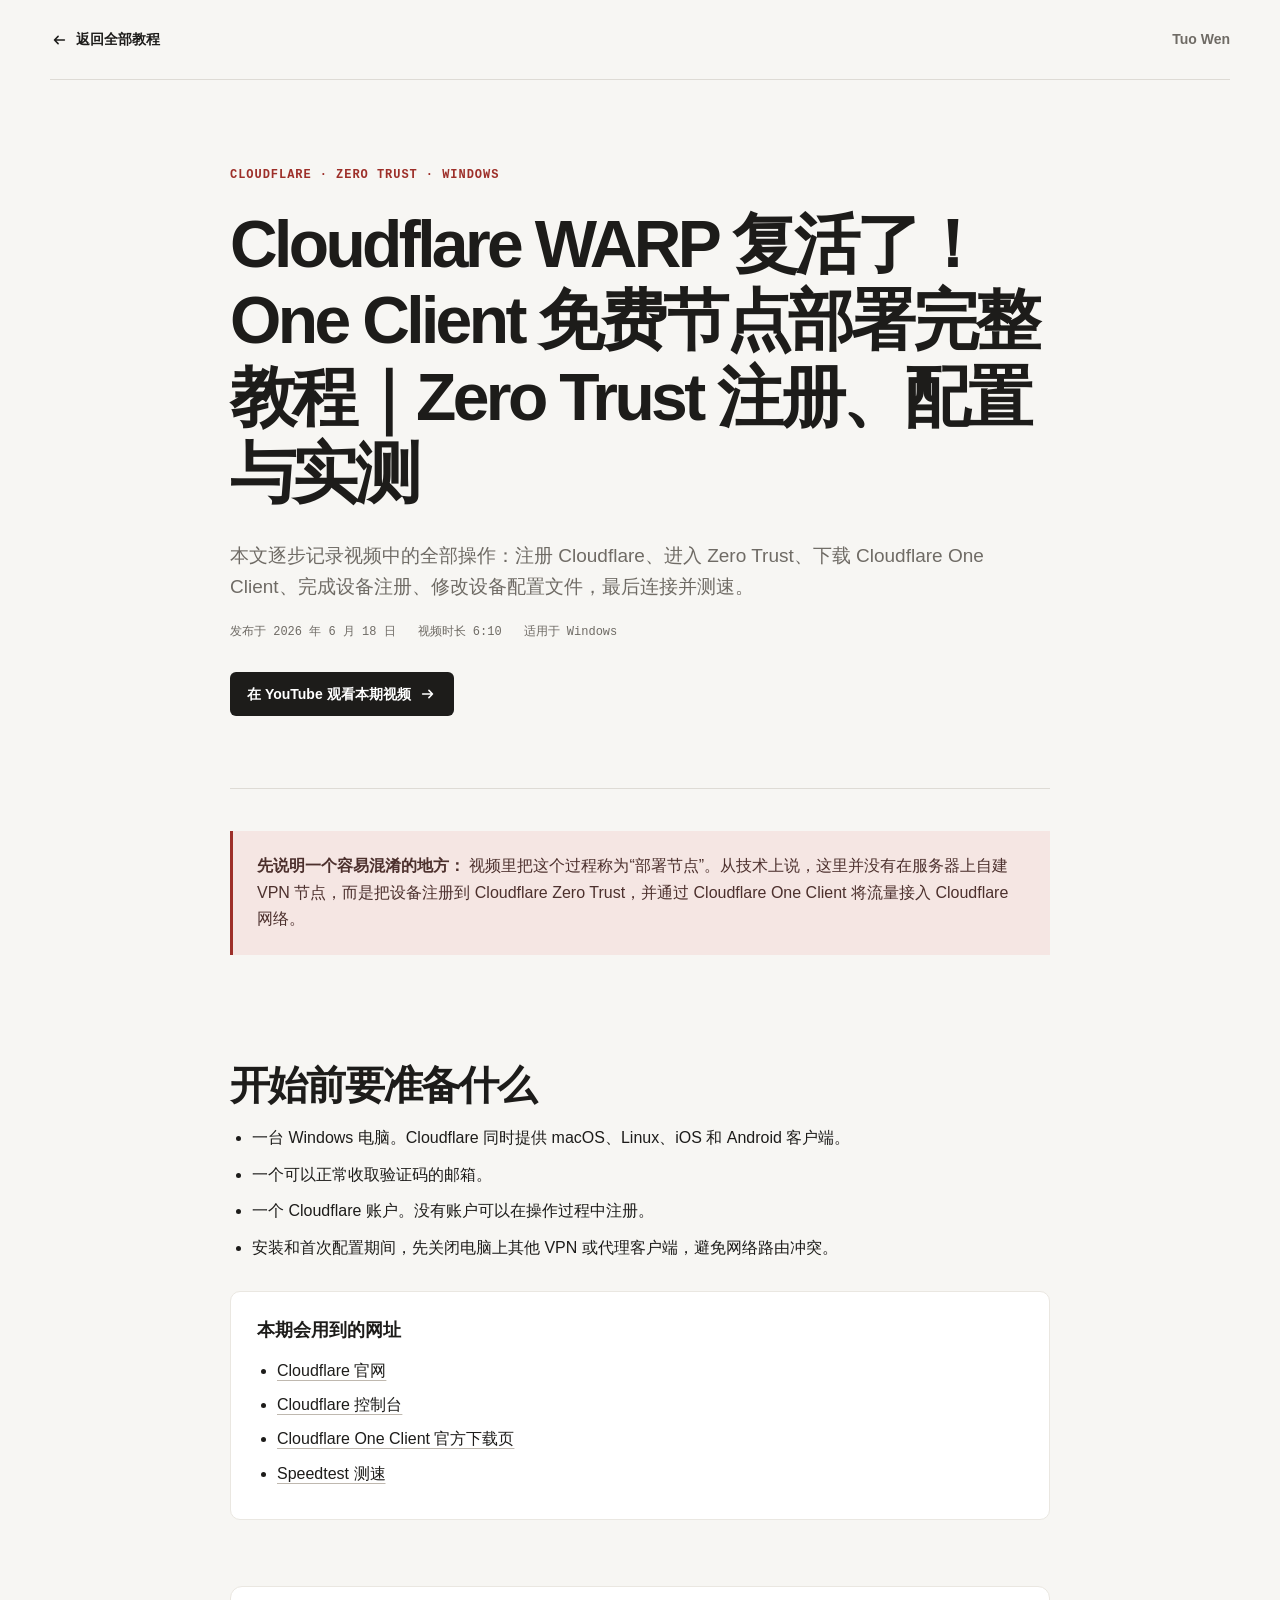
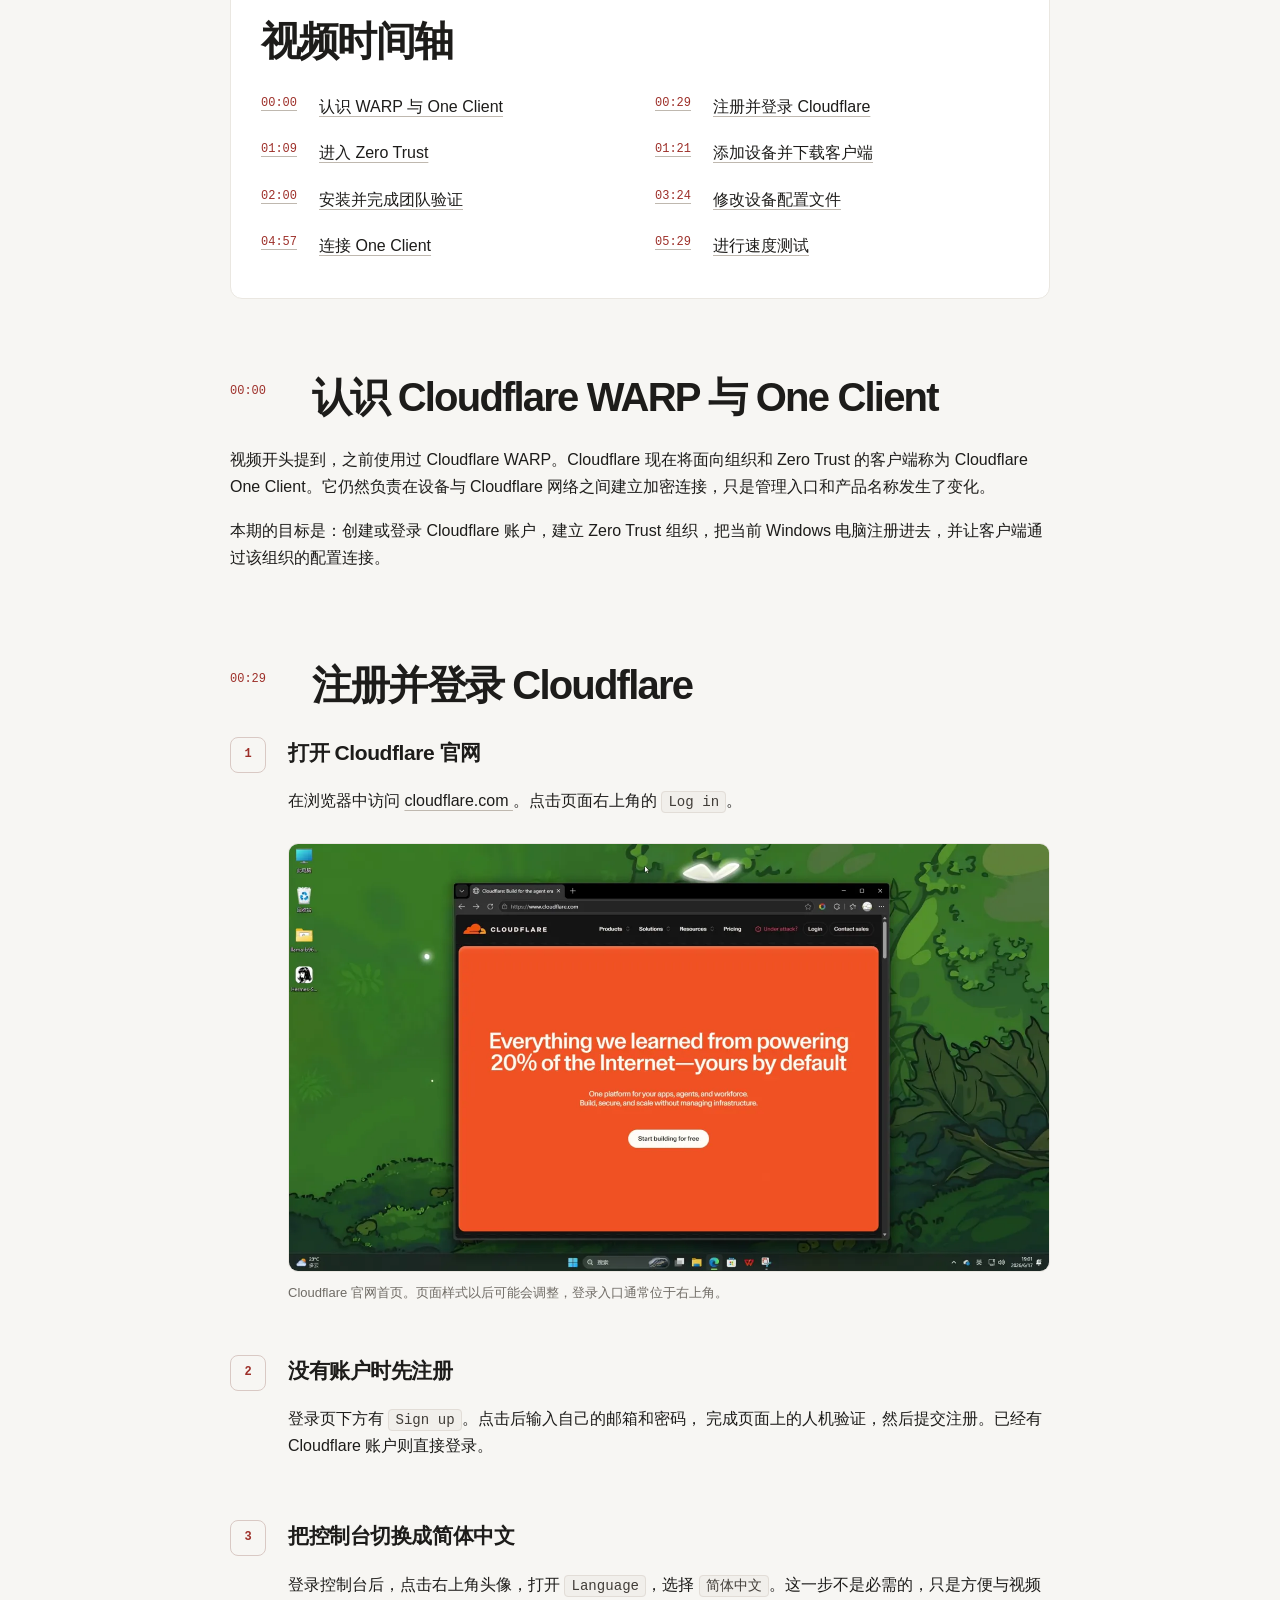
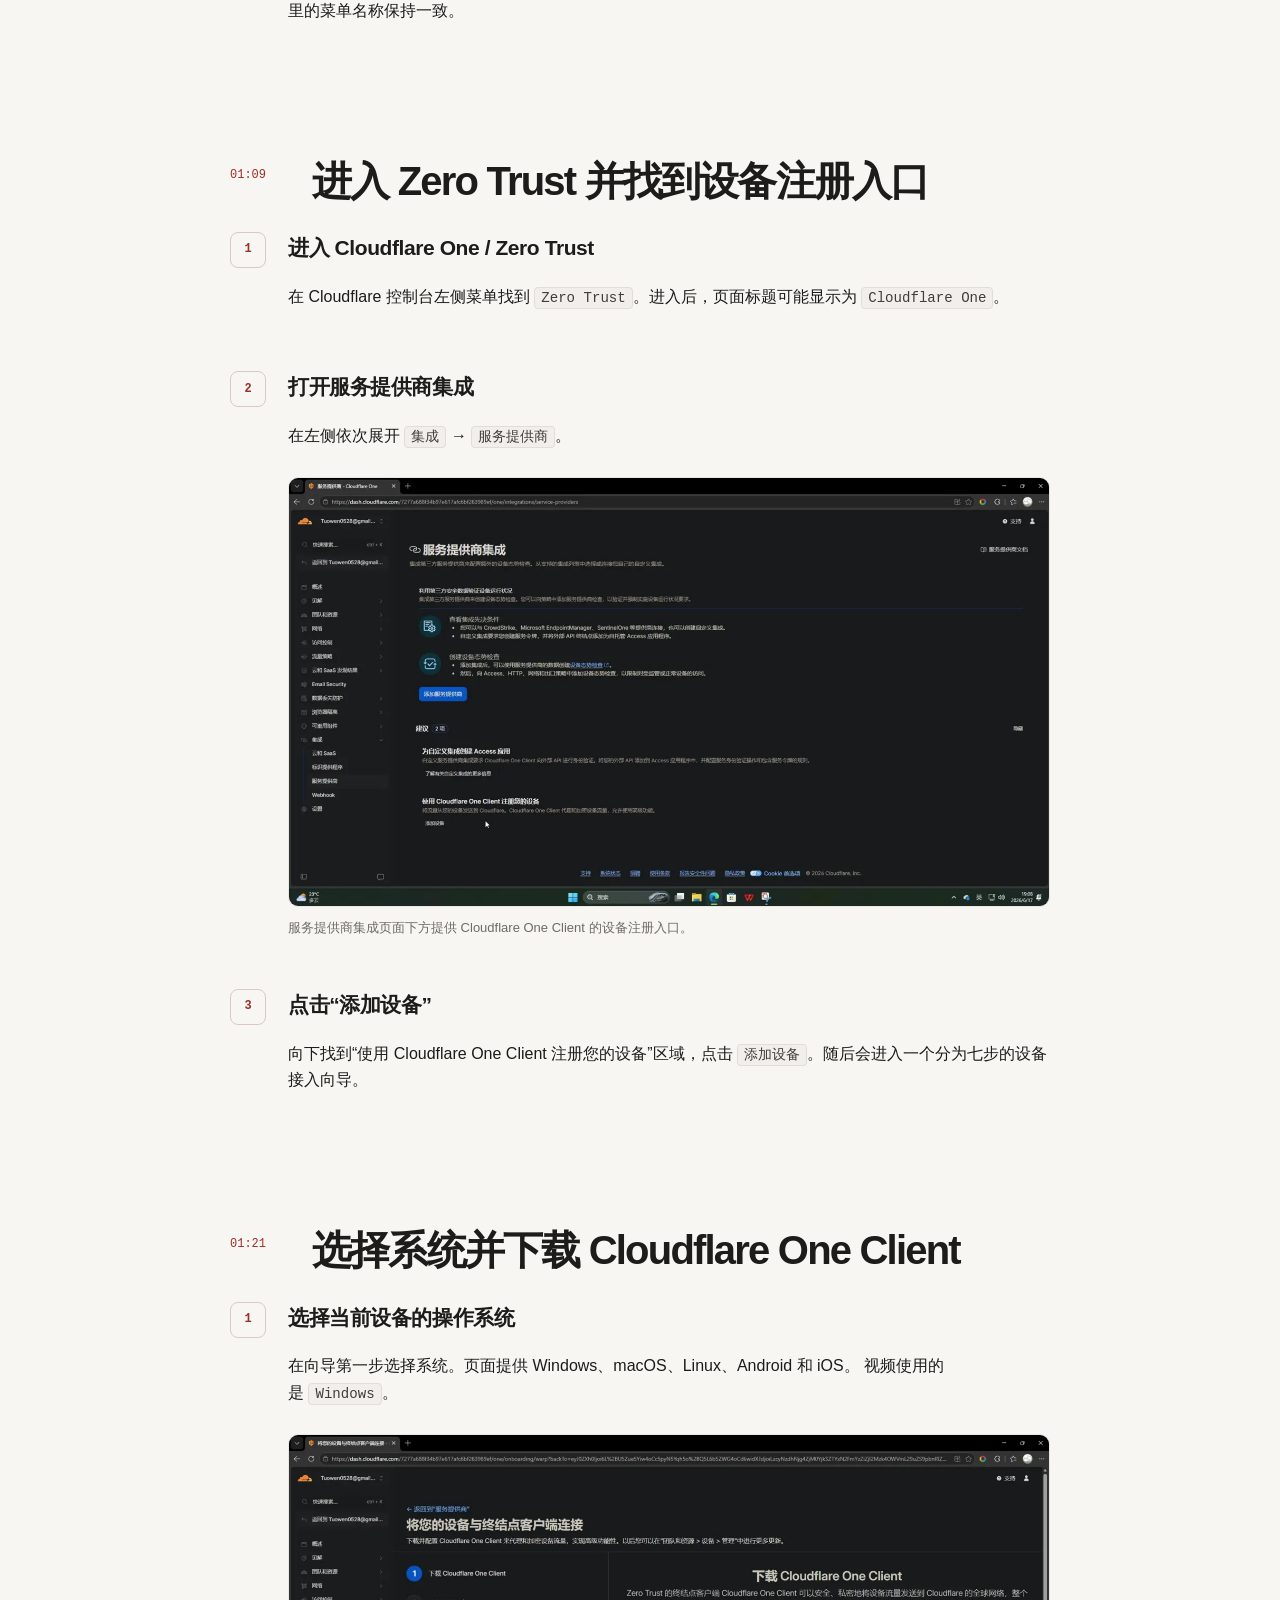
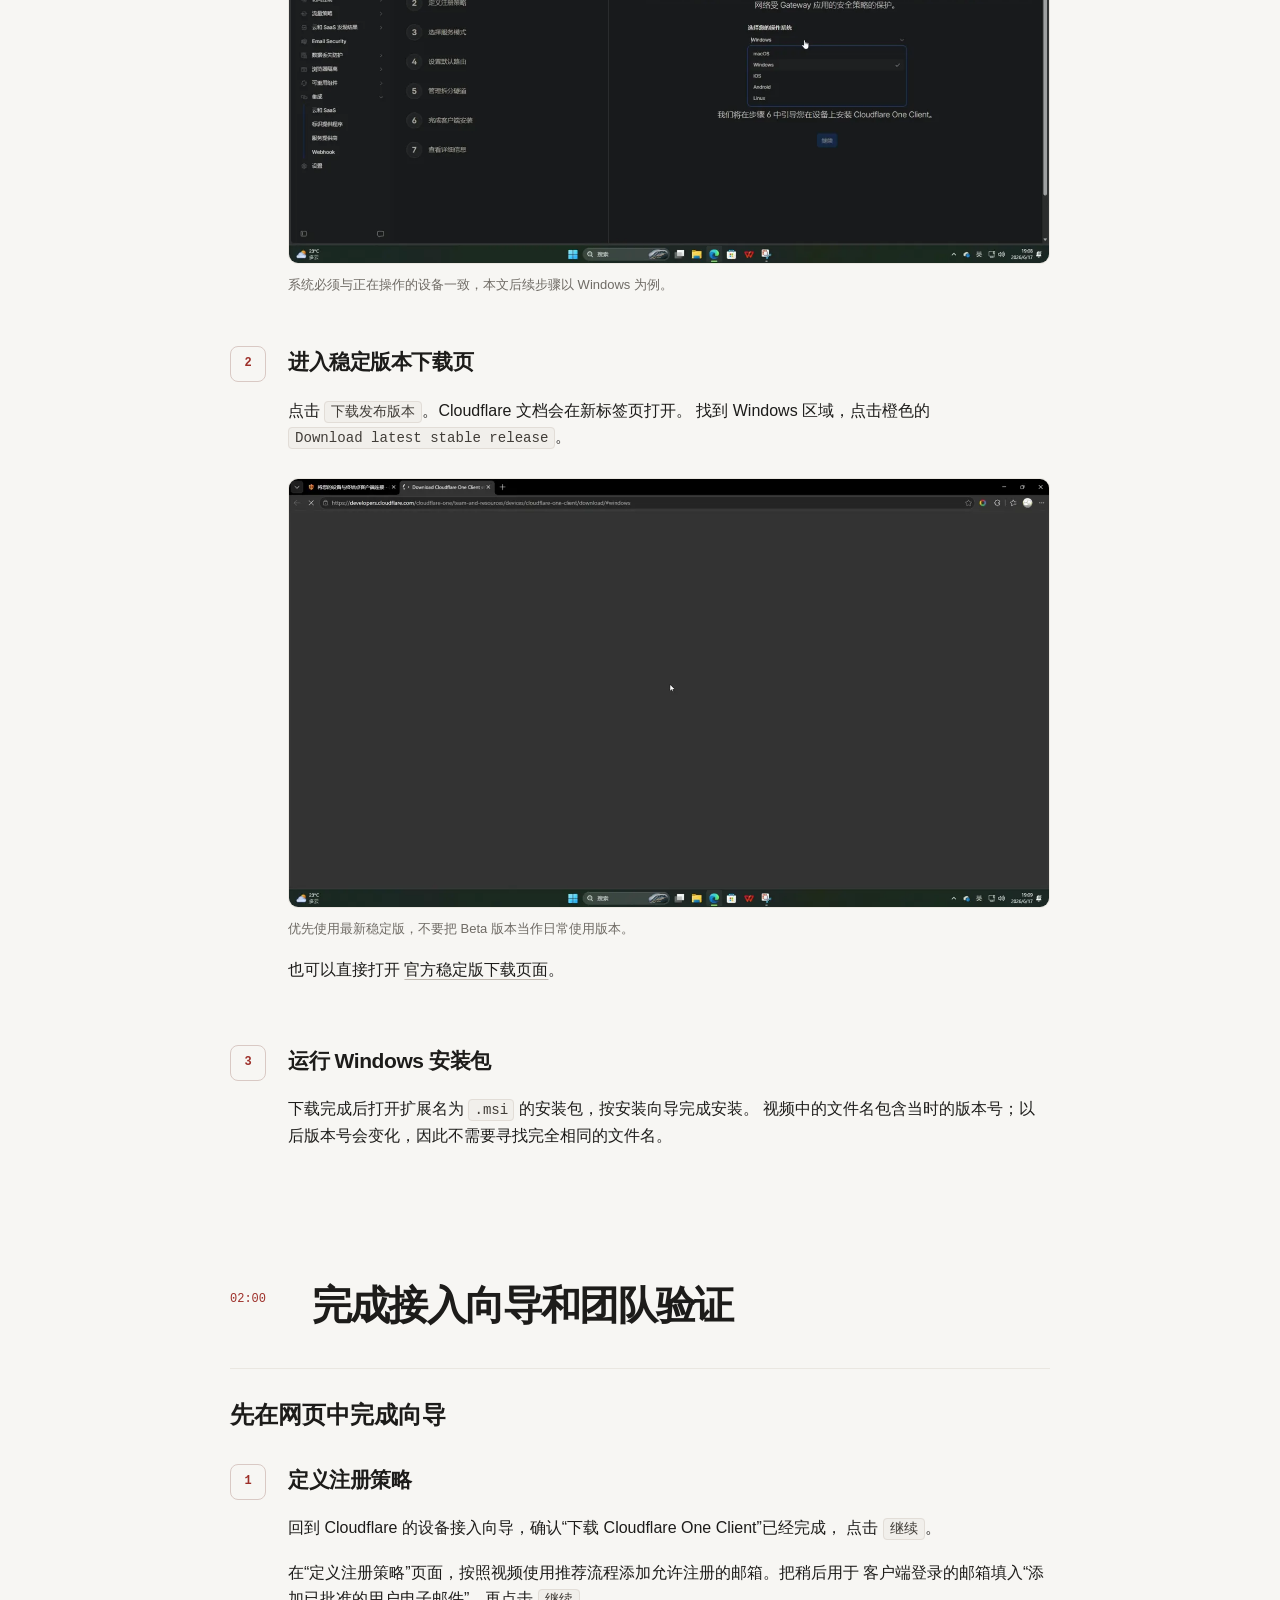
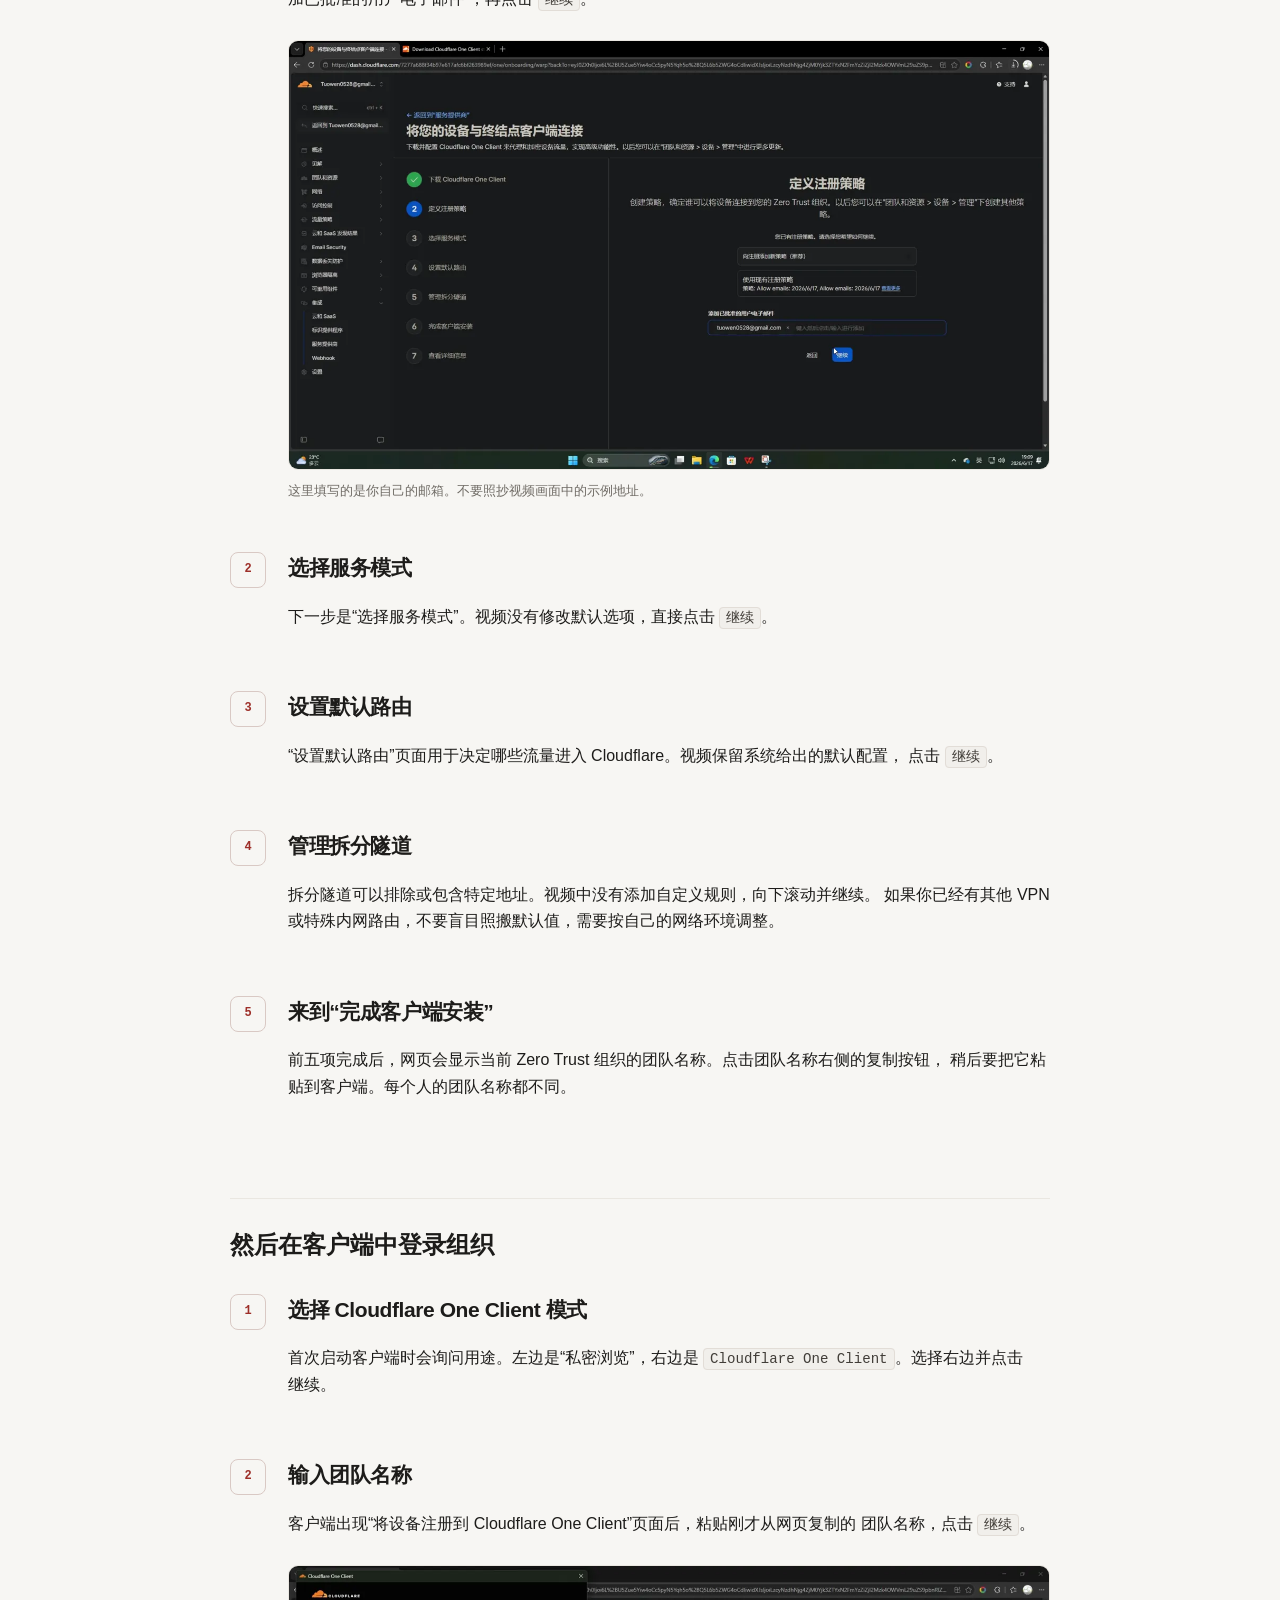
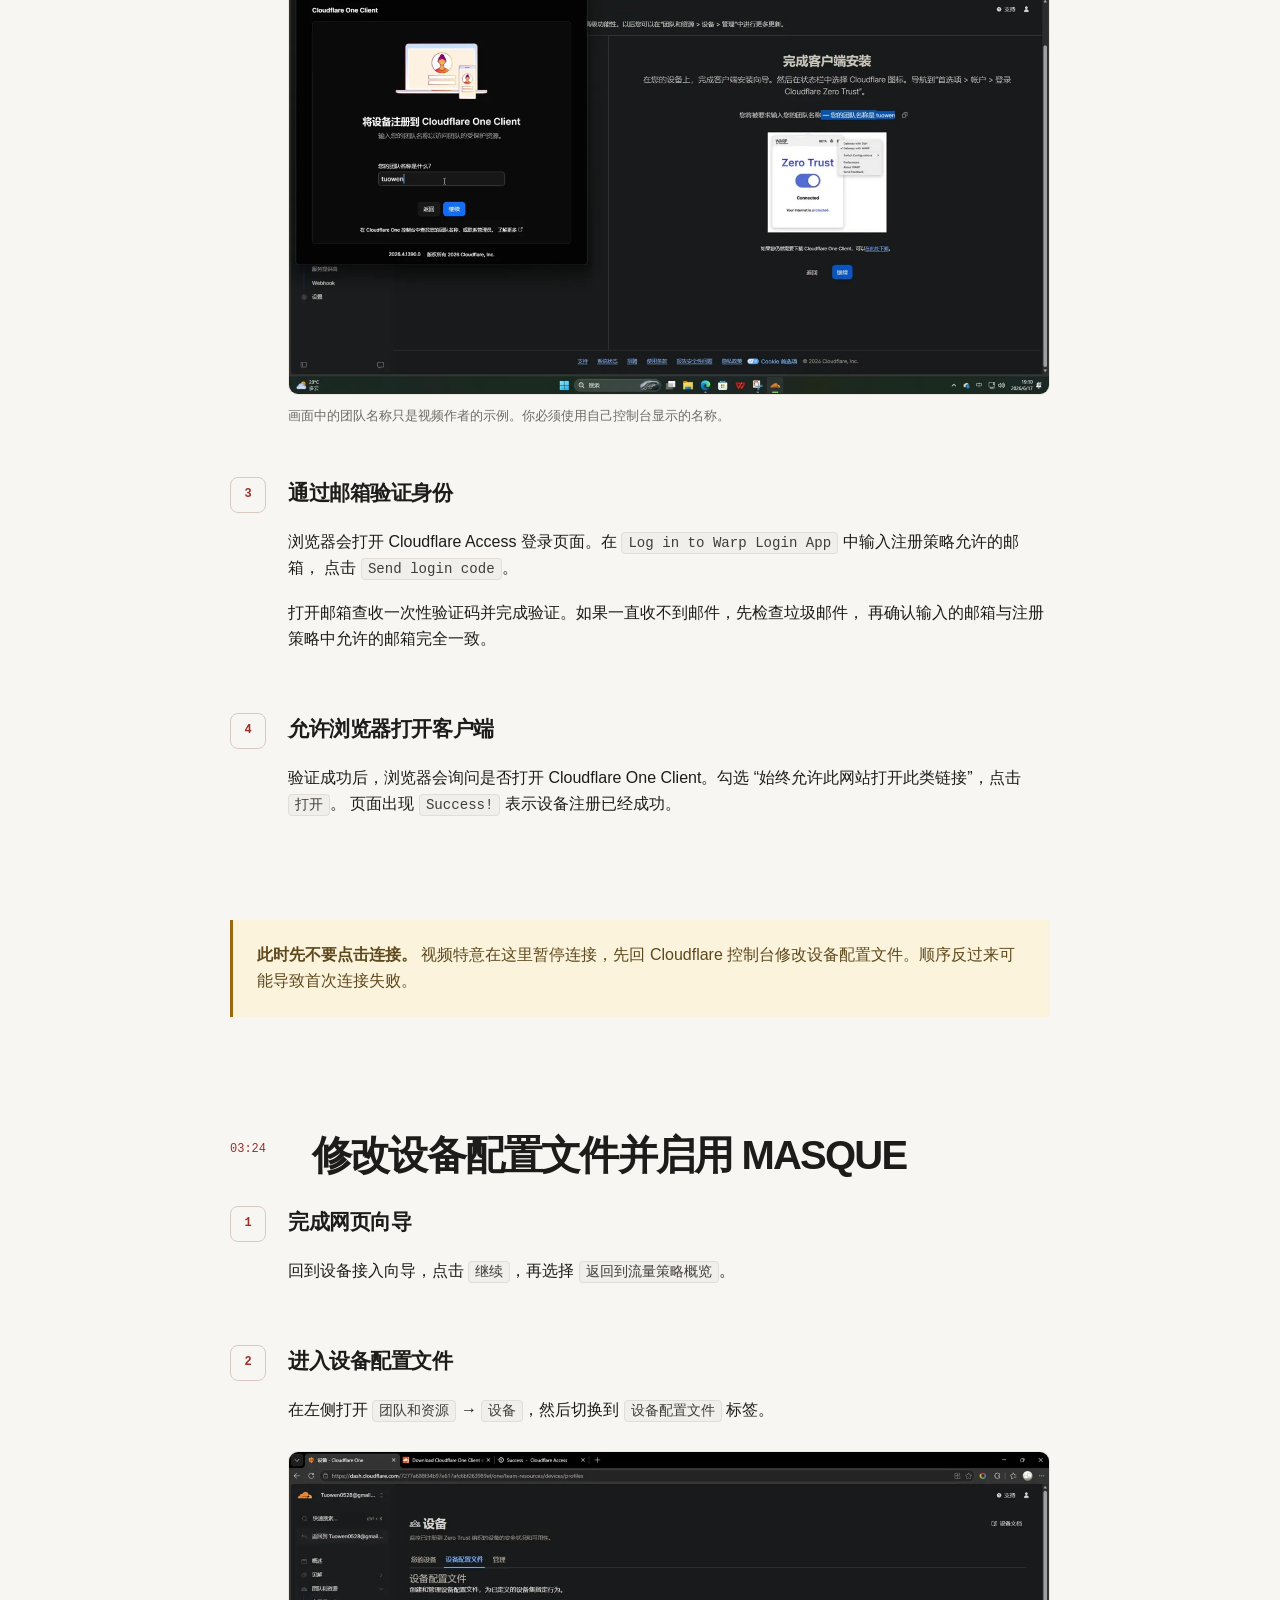
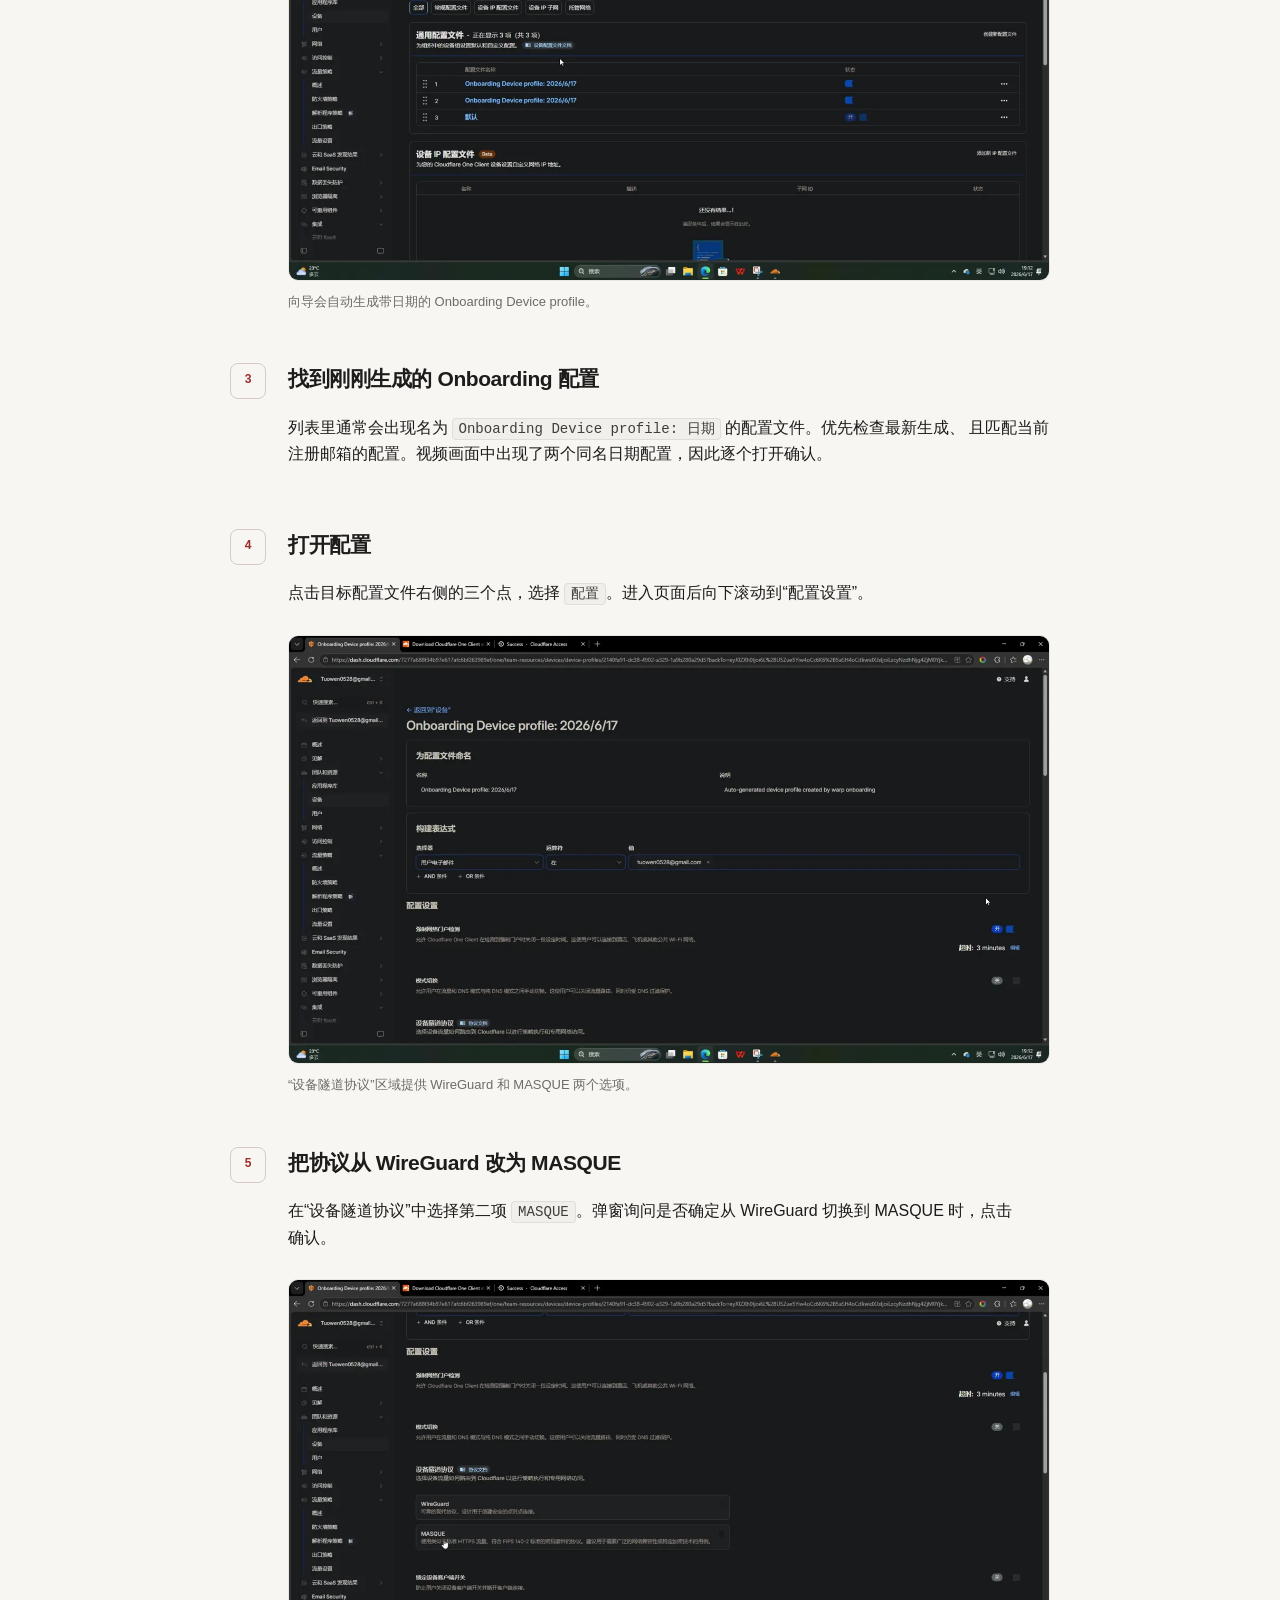
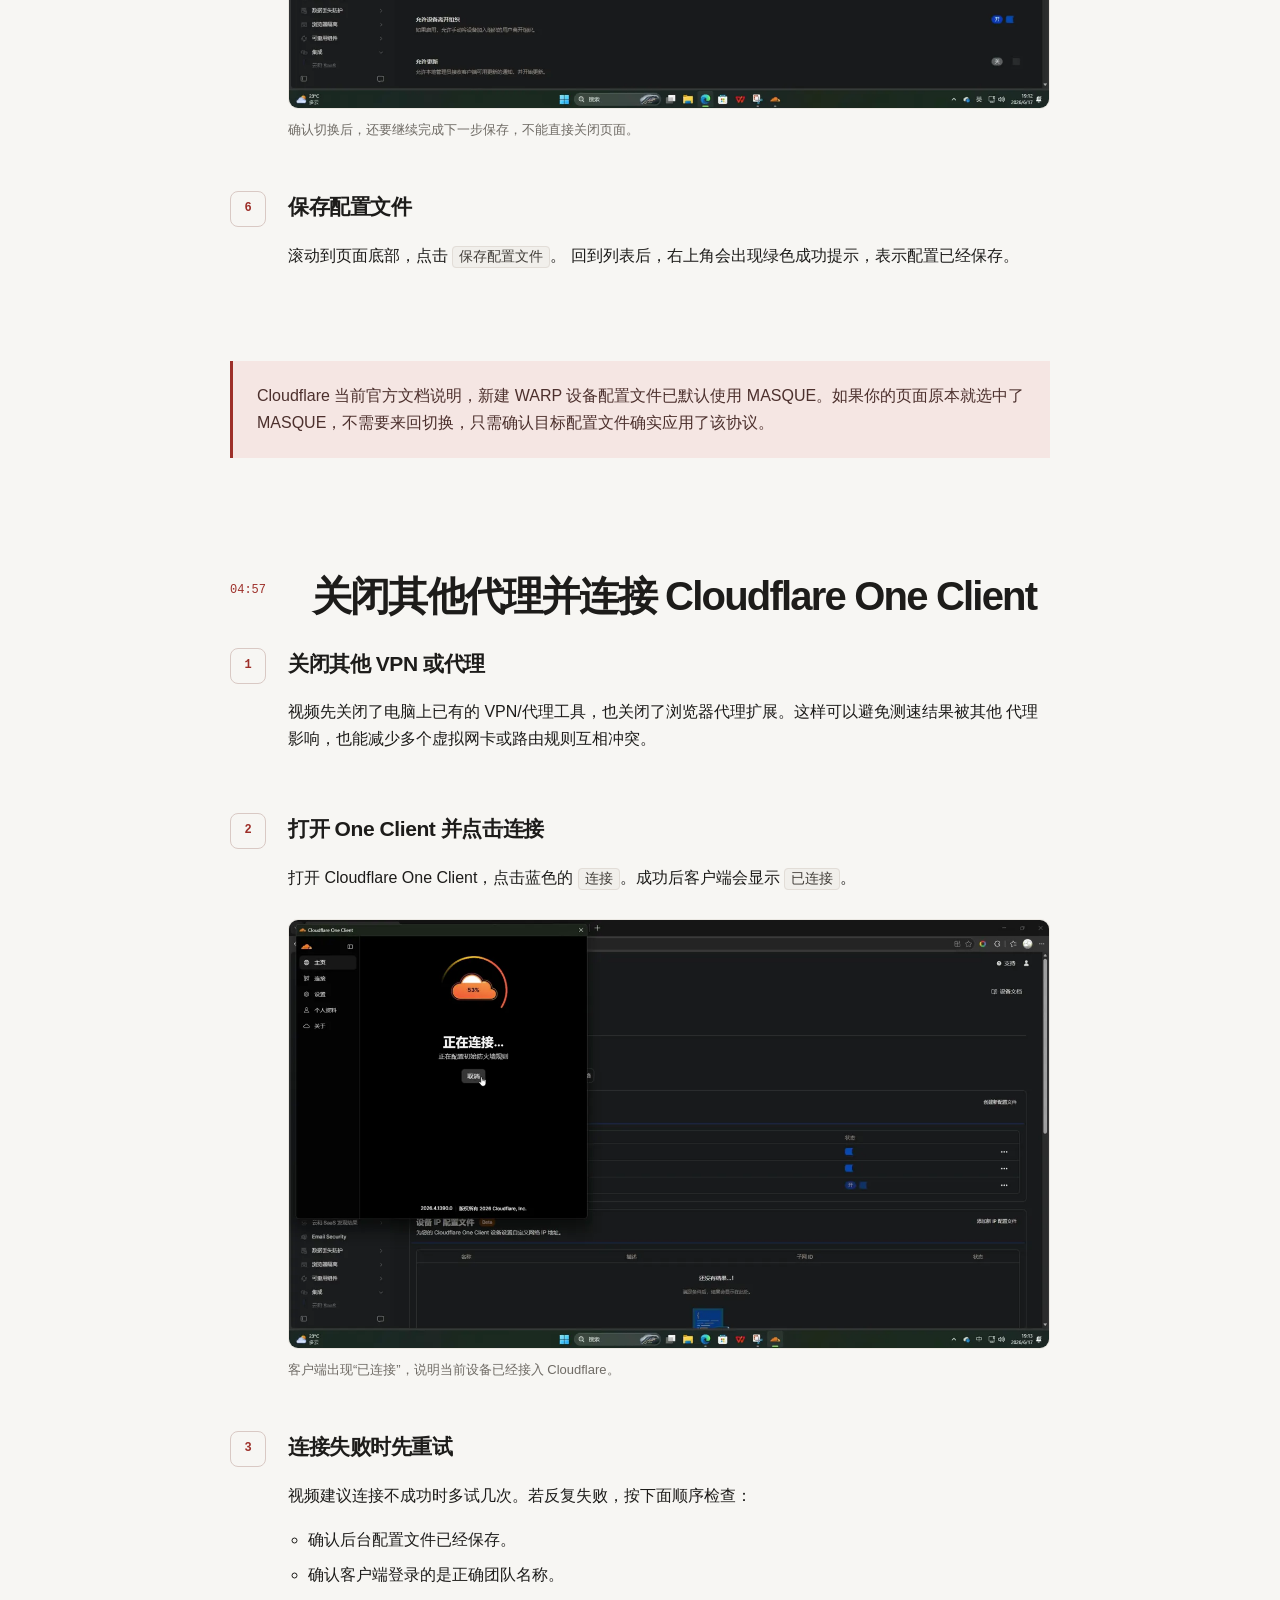
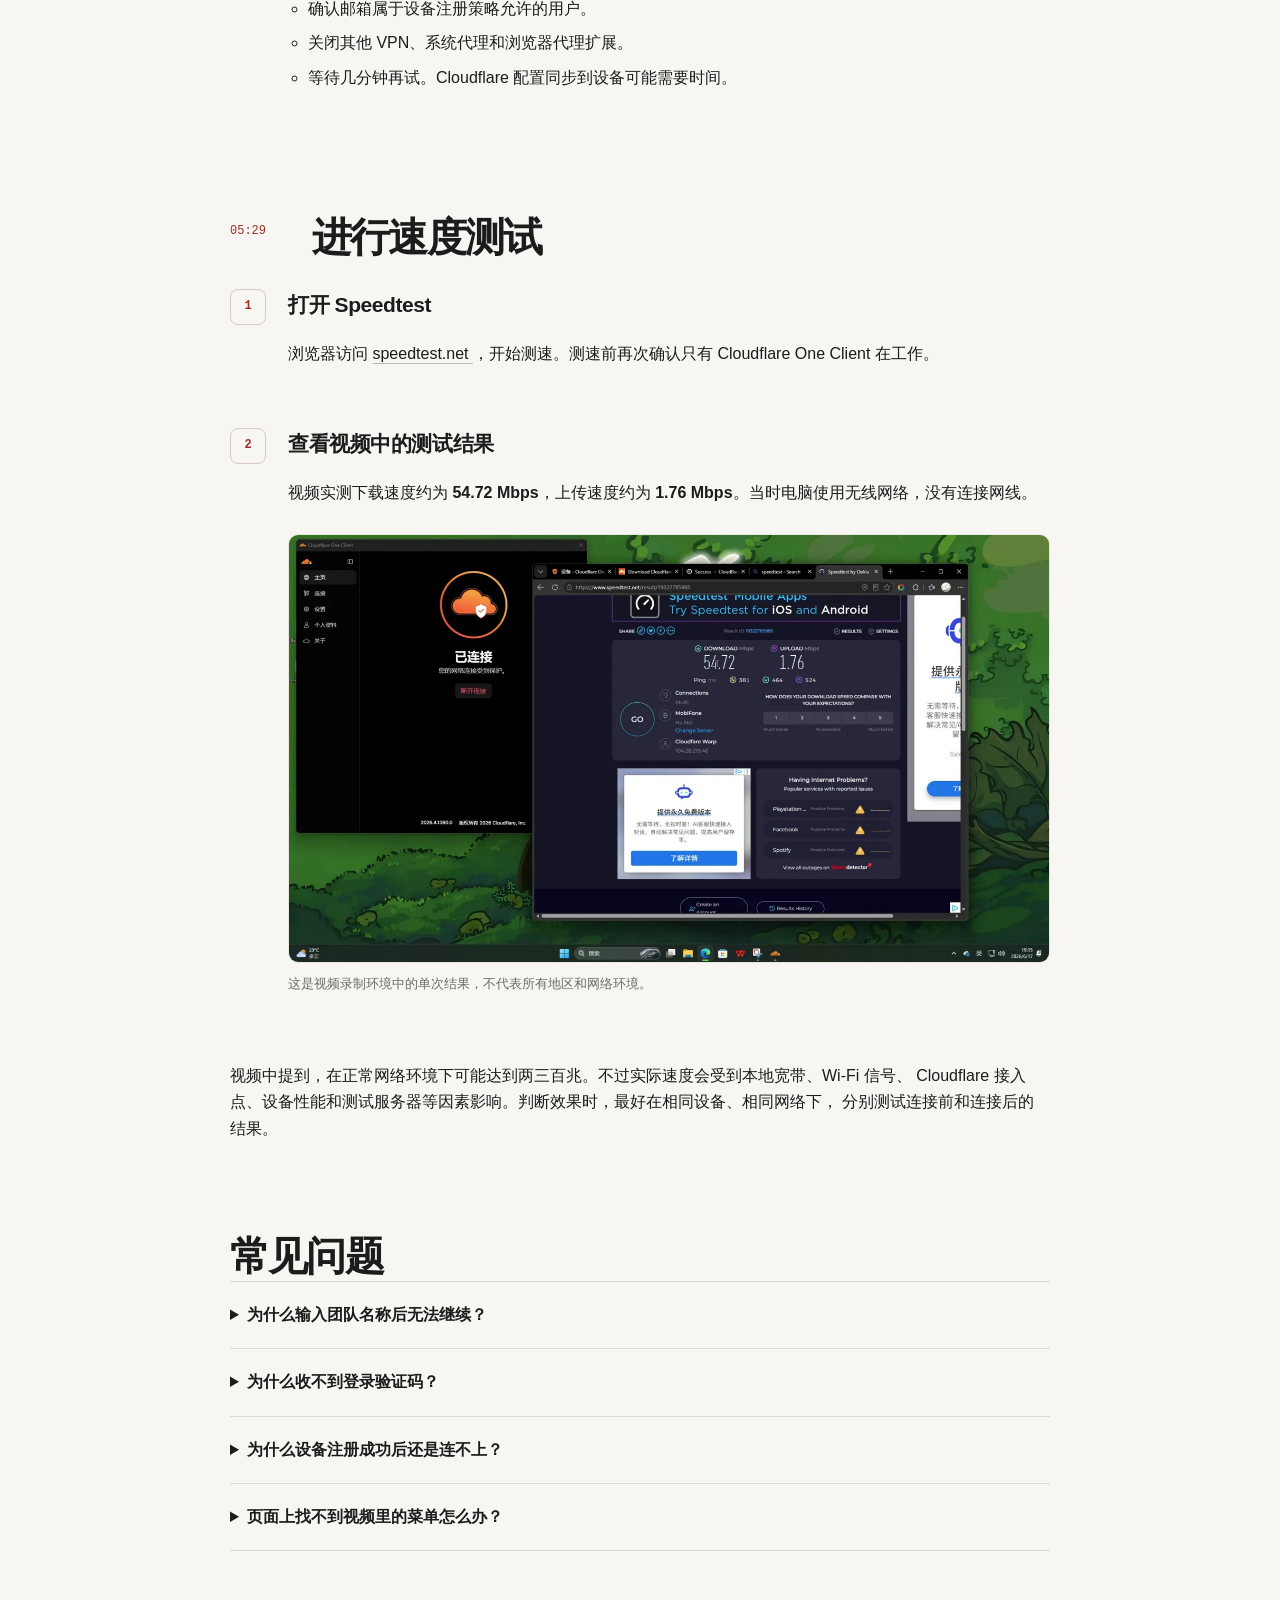
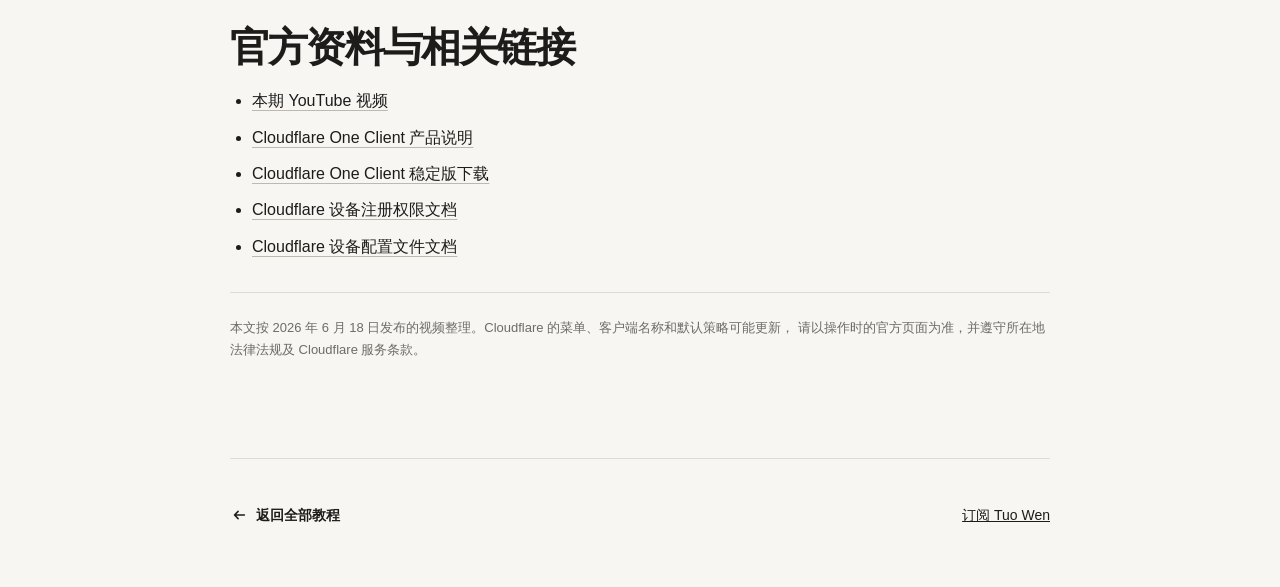
<file: articles/cloudflare-warp-one-client-zero-trust-tutorial/cloudflare-warp-one-client-zero-trust-tutorial.html>
<!doctype html>
<html lang="zh-CN">
  <head>
    <meta charset="utf-8">
    <meta name="viewport" content="width=device-width, initial-scale=1">
    <meta
      name="description"
      content="Cloudflare WARP 复活了！One Client 免费节点部署完整教程，详细记录 Zero Trust 注册、客户端安装、团队验证、设备配置和速度测试的全部操作。"
    >
    <meta name="theme-color" content="#f7f6f3">
    <title>Cloudflare WARP 复活了！One Client 免费节点部署完整教程｜Zero Trust 注册、配置与实测</title>
    <link rel="icon" href="../../assests/images/channel-avatar.jpg" type="image/jpeg">
    <link rel="stylesheet" href="../../assests/css/style.css?v=20260622-2">
    <script src="../../assests/js/code-copy.js" defer></script>
  </head>
  <body>
    <a class="skip-link" href="#article-content">跳到文章正文</a>

    <header class="article-header">
      <a class="back-link" href="../../index.html">
        <svg viewBox="0 0 20 20" aria-hidden="true">
          <path d="M16 10H5M9 6l-4 4 4 4"/>
        </svg>
        返回全部教程
      </a>
      <a
        class="channel-link"
        href="https://www.youtube.com/@TuoWen-0528"
        target="_blank"
        rel="noopener noreferrer"
      >
        Tuo Wen
      </a>
    </header>

    <main class="article-layout" id="article-content">
      <article class="article">
        <header class="article-hero">
          <p class="eyebrow">Cloudflare · Zero Trust · Windows</p>
          <h1>Cloudflare WARP 复活了！One Client 免费节点部署完整教程｜Zero Trust 注册、配置与实测</h1>
          <p class="article-lead">
            本文逐步记录视频中的全部操作：注册 Cloudflare、进入 Zero Trust、下载
            Cloudflare One Client、完成设备注册、修改设备配置文件，最后连接并测速。
          </p>
          <div class="article-meta">
            <span>发布于 2026 年 6 月 18 日</span>
            <span>视频时长 6:10</span>
            <span>适用于 Windows</span>
          </div>
          <a
            class="video-link"
            href="https://www.youtube.com/watch?v=ltSr6gU6VQU"
            target="_blank"
            rel="noopener noreferrer"
          >
            在 YouTube 观看本期视频
            <svg viewBox="0 0 20 20" aria-hidden="true">
              <path d="M4 10h11M11 6l4 4-4 4"/>
            </svg>
          </a>
        </header>

        <div class="notice">
          <strong>先说明一个容易混淆的地方：</strong>
          视频里把这个过程称为“部署节点”。从技术上说，这里并没有在服务器上自建
          VPN 节点，而是把设备注册到 Cloudflare Zero Trust，并通过 Cloudflare One
          Client 将流量接入 Cloudflare 网络。
        </div>

        <section class="article-section" id="preparation">
          <h2>开始前要准备什么</h2>
          <ul class="check-list">
            <li>一台 Windows 电脑。Cloudflare 同时提供 macOS、Linux、iOS 和 Android 客户端。</li>
            <li>一个可以正常收取验证码的邮箱。</li>
            <li>一个 Cloudflare 账户。没有账户可以在操作过程中注册。</li>
            <li>安装和首次配置期间，先关闭电脑上其他 VPN 或代理客户端，避免网络路由冲突。</li>
          </ul>

          <div class="resource-box">
            <h3>本期会用到的网址</h3>
            <ul>
              <li>
                <a href="https://www.cloudflare.com/" target="_blank" rel="noopener noreferrer">
                  Cloudflare 官网
                </a>
              </li>
              <li>
                <a href="https://dash.cloudflare.com/" target="_blank" rel="noopener noreferrer">
                  Cloudflare 控制台
                </a>
              </li>
              <li>
                <a
                  href="https://developers.cloudflare.com/cloudflare-one/team-and-resources/devices/cloudflare-one-client/download/"
                  target="_blank"
                  rel="noopener noreferrer"
                >
                  Cloudflare One Client 官方下载页
                </a>
              </li>
              <li>
                <a href="https://www.speedtest.net/" target="_blank" rel="noopener noreferrer">
                  Speedtest 测速
                </a>
              </li>
            </ul>
          </div>
        </section>

        <nav class="article-toc" aria-labelledby="toc-title">
          <h2 id="toc-title">视频时间轴</h2>
          <ol>
            <li><a href="#intro"><time>00:00</time>认识 WARP 与 One Client</a></li>
            <li><a href="#account"><time>00:29</time>注册并登录 Cloudflare</a></li>
            <li><a href="#zero-trust"><time>01:09</time>进入 Zero Trust</a></li>
            <li><a href="#download"><time>01:21</time>添加设备并下载客户端</a></li>
            <li><a href="#enrollment"><time>02:00</time>安装并完成团队验证</a></li>
            <li><a href="#profile"><time>03:24</time>修改设备配置文件</a></li>
            <li><a href="#connect"><time>04:57</time>连接 One Client</a></li>
            <li><a href="#speedtest"><time>05:29</time>进行速度测试</a></li>
          </ol>
        </nav>

        <section class="article-section" id="intro">
          <div class="section-title-row">
            <span class="timestamp">00:00</span>
            <h2>认识 Cloudflare WARP 与 One Client</h2>
          </div>
          <p>
            视频开头提到，之前使用过 Cloudflare WARP。Cloudflare 现在将面向组织和
            Zero Trust 的客户端称为 Cloudflare One Client。它仍然负责在设备与
            Cloudflare 网络之间建立加密连接，只是管理入口和产品名称发生了变化。
          </p>
          <p>
            本期的目标是：创建或登录 Cloudflare 账户，建立 Zero Trust 组织，把当前
            Windows 电脑注册进去，并让客户端通过该组织的配置连接。
          </p>
        </section>

        <section class="article-section" id="account">
          <div class="section-title-row">
            <span class="timestamp">00:29</span>
            <h2>注册并登录 Cloudflare</h2>
          </div>

          <ol class="steps">
            <li>
              <h3>打开 Cloudflare 官网</h3>
              <p>
                在浏览器中访问
                <a href="https://www.cloudflare.com/" target="_blank" rel="noopener noreferrer">
                  cloudflare.com
                </a>。点击页面右上角的 <span class="ui-label">Log in</span>。
              </p>
              <figure class="article-figure">
                <img
                  src="images/cloudflare-home.webp"
                  alt="Cloudflare 官网首页，右上角可以进入登录页面"
                  width="1440"
                  height="810"
                  loading="lazy"
                >
                <figcaption>Cloudflare 官网首页。页面样式以后可能会调整，登录入口通常位于右上角。</figcaption>
              </figure>
            </li>
            <li>
              <h3>没有账户时先注册</h3>
              <p>
                登录页下方有 <span class="ui-label">Sign up</span>。点击后输入自己的邮箱和密码，
                完成页面上的人机验证，然后提交注册。已经有 Cloudflare 账户则直接登录。
              </p>
            </li>
            <li>
              <h3>把控制台切换成简体中文</h3>
              <p>
                登录控制台后，点击右上角头像，打开
                <span class="ui-label">Language</span>，选择
                <span class="ui-label">简体中文</span>。这一步不是必需的，只是方便与视频里的菜单名称保持一致。
              </p>
            </li>
          </ol>
        </section>

        <section class="article-section" id="zero-trust">
          <div class="section-title-row">
            <span class="timestamp">01:09</span>
            <h2>进入 Zero Trust 并找到设备注册入口</h2>
          </div>

          <ol class="steps">
            <li>
              <h3>进入 Cloudflare One / Zero Trust</h3>
              <p>
                在 Cloudflare 控制台左侧菜单找到
                <span class="ui-label">Zero Trust</span>。进入后，页面标题可能显示为
                <span class="ui-label">Cloudflare One</span>。
              </p>
            </li>
            <li>
              <h3>打开服务提供商集成</h3>
              <p>
                在左侧依次展开
                <span class="ui-label">集成</span> →
                <span class="ui-label">服务提供商</span>。
              </p>
              <figure class="article-figure">
                <img
                  src="images/service-provider-integration.webp"
                  alt="Cloudflare One 服务提供商集成页面"
                  width="1440"
                  height="810"
                  loading="lazy"
                >
                <figcaption>服务提供商集成页面下方提供 Cloudflare One Client 的设备注册入口。</figcaption>
              </figure>
            </li>
            <li>
              <h3>点击“添加设备”</h3>
              <p>
                向下找到“使用 Cloudflare One Client 注册您的设备”区域，点击
                <span class="ui-label">添加设备</span>。随后会进入一个分为七步的设备接入向导。
              </p>
            </li>
          </ol>
        </section>

        <section class="article-section" id="download">
          <div class="section-title-row">
            <span class="timestamp">01:21</span>
            <h2>选择系统并下载 Cloudflare One Client</h2>
          </div>

          <ol class="steps">
            <li>
              <h3>选择当前设备的操作系统</h3>
              <p>
                在向导第一步选择系统。页面提供 Windows、macOS、Linux、Android 和 iOS。
                视频使用的是 <span class="ui-label">Windows</span>。
              </p>
              <figure class="article-figure">
                <img
                  src="images/select-operating-system.webp"
                  alt="Cloudflare One Client 操作系统选择菜单"
                  width="1440"
                  height="810"
                  loading="lazy"
                >
                <figcaption>系统必须与正在操作的设备一致，本文后续步骤以 Windows 为例。</figcaption>
              </figure>
            </li>
            <li>
              <h3>进入稳定版本下载页</h3>
              <p>
                点击 <span class="ui-label">下载发布版本</span>。Cloudflare 文档会在新标签页打开。
                找到 Windows 区域，点击橙色的
                <span class="ui-label">Download latest stable release</span>。
              </p>
              <figure class="article-figure">
                <img
                  src="images/stable-release-download.webp"
                  alt="Cloudflare One Client Windows 稳定版本下载按钮"
                  width="1440"
                  height="810"
                  loading="lazy"
                >
                <figcaption>优先使用最新稳定版，不要把 Beta 版本当作日常使用版本。</figcaption>
              </figure>
              <p>
                也可以直接打开
                <a
                  href="https://developers.cloudflare.com/cloudflare-one/team-and-resources/devices/cloudflare-one-client/download/"
                  target="_blank"
                  rel="noopener noreferrer"
                >官方稳定版下载页面</a>。
              </p>
            </li>
            <li>
              <h3>运行 Windows 安装包</h3>
              <p>
                下载完成后打开扩展名为 <code>.msi</code> 的安装包，按安装向导完成安装。
                视频中的文件名包含当时的版本号；以后版本号会变化，因此不需要寻找完全相同的文件名。
              </p>
            </li>
          </ol>
        </section>

        <section class="article-section" id="enrollment">
          <div class="section-title-row">
            <span class="timestamp">02:00</span>
            <h2>完成接入向导和团队验证</h2>
          </div>

          <h3 class="subheading">先在网页中完成向导</h3>
          <ol class="steps">
            <li>
              <h3>定义注册策略</h3>
              <p>
                回到 Cloudflare 的设备接入向导，确认“下载 Cloudflare One Client”已经完成，
                点击 <span class="ui-label">继续</span>。
              </p>
              <p>
                在“定义注册策略”页面，按照视频使用推荐流程添加允许注册的邮箱。把稍后用于
                客户端登录的邮箱填入“添加已批准的用户电子邮件”，再点击
                <span class="ui-label">继续</span>。
              </p>
              <figure class="article-figure">
                <img
                  src="images/registration-policy.webp"
                  alt="Cloudflare One Client 定义注册策略页面"
                  width="1440"
                  height="810"
                  loading="lazy"
                >
                <figcaption>这里填写的是你自己的邮箱。不要照抄视频画面中的示例地址。</figcaption>
              </figure>
            </li>
            <li>
              <h3>选择服务模式</h3>
              <p>
                下一步是“选择服务模式”。视频没有修改默认选项，直接点击
                <span class="ui-label">继续</span>。
              </p>
            </li>
            <li>
              <h3>设置默认路由</h3>
              <p>
                “设置默认路由”页面用于决定哪些流量进入 Cloudflare。视频保留系统给出的默认配置，
                点击 <span class="ui-label">继续</span>。
              </p>
            </li>
            <li>
              <h3>管理拆分隧道</h3>
              <p>
                拆分隧道可以排除或包含特定地址。视频中没有添加自定义规则，向下滚动并继续。
                如果你已经有其他 VPN 或特殊内网路由，不要盲目照搬默认值，需要按自己的网络环境调整。
              </p>
            </li>
            <li>
              <h3>来到“完成客户端安装”</h3>
              <p>
                前五项完成后，网页会显示当前 Zero Trust 组织的团队名称。点击团队名称右侧的复制按钮，
                稍后要把它粘贴到客户端。每个人的团队名称都不同。
              </p>
            </li>
          </ol>

          <h3 class="subheading">然后在客户端中登录组织</h3>
          <ol class="steps">
            <li>
              <h3>选择 Cloudflare One Client 模式</h3>
              <p>
                首次启动客户端时会询问用途。左边是“私密浏览”，右边是
                <span class="ui-label">Cloudflare One Client</span>。选择右边并点击继续。
              </p>
            </li>
            <li>
              <h3>输入团队名称</h3>
              <p>
                客户端出现“将设备注册到 Cloudflare One Client”页面后，粘贴刚才从网页复制的
                团队名称，点击 <span class="ui-label">继续</span>。
              </p>
              <figure class="article-figure">
                <img
                  src="images/enter-team-name.webp"
                  alt="Cloudflare One Client 输入团队名称的窗口"
                  width="1440"
                  height="810"
                  loading="lazy"
                >
                <figcaption>画面中的团队名称只是视频作者的示例。你必须使用自己控制台显示的名称。</figcaption>
              </figure>
            </li>
            <li>
              <h3>通过邮箱验证身份</h3>
              <p>
                浏览器会打开 Cloudflare Access 登录页面。在
                <span class="ui-label">Log in to Warp Login App</span> 中输入注册策略允许的邮箱，
                点击 <span class="ui-label">Send login code</span>。
              </p>
              <p>
                打开邮箱查收一次性验证码并完成验证。如果一直收不到邮件，先检查垃圾邮件，
                再确认输入的邮箱与注册策略中允许的邮箱完全一致。
              </p>
            </li>
            <li>
              <h3>允许浏览器打开客户端</h3>
              <p>
                验证成功后，浏览器会询问是否打开 Cloudflare One Client。勾选
                “始终允许此网站打开此类链接”，点击 <span class="ui-label">打开</span>。
                页面出现 <span class="ui-label">Success!</span> 表示设备注册已经成功。
              </p>
            </li>
          </ol>

          <div class="warning">
            <strong>此时先不要点击连接。</strong>
            视频特意在这里暂停连接，先回 Cloudflare 控制台修改设备配置文件。顺序反过来可能导致首次连接失败。
          </div>
        </section>

        <section class="article-section" id="profile">
          <div class="section-title-row">
            <span class="timestamp">03:24</span>
            <h2>修改设备配置文件并启用 MASQUE</h2>
          </div>

          <ol class="steps">
            <li>
              <h3>完成网页向导</h3>
              <p>
                回到设备接入向导，点击 <span class="ui-label">继续</span>，再选择
                <span class="ui-label">返回到流量策略概览</span>。
              </p>
            </li>
            <li>
              <h3>进入设备配置文件</h3>
              <p>
                在左侧打开 <span class="ui-label">团队和资源</span> →
                <span class="ui-label">设备</span>，然后切换到
                <span class="ui-label">设备配置文件</span> 标签。
              </p>
              <figure class="article-figure">
                <img
                  src="images/device-profiles.webp"
                  alt="Cloudflare One 设备配置文件列表"
                  width="1440"
                  height="810"
                  loading="lazy"
                >
                <figcaption>向导会自动生成带日期的 Onboarding Device profile。</figcaption>
              </figure>
            </li>
            <li>
              <h3>找到刚刚生成的 Onboarding 配置</h3>
              <p>
                列表里通常会出现名为
                <code>Onboarding Device profile: 日期</code> 的配置文件。优先检查最新生成、
                且匹配当前注册邮箱的配置。视频画面中出现了两个同名日期配置，因此逐个打开确认。
              </p>
            </li>
            <li>
              <h3>打开配置</h3>
              <p>
                点击目标配置文件右侧的三个点，选择
                <span class="ui-label">配置</span>。进入页面后向下滚动到“配置设置”。
              </p>
              <figure class="article-figure">
                <img
                  src="images/profile-settings.webp"
                  alt="Cloudflare One 设备配置文件中的隧道协议设置"
                  width="1440"
                  height="810"
                  loading="lazy"
                >
                <figcaption>“设备隧道协议”区域提供 WireGuard 和 MASQUE 两个选项。</figcaption>
              </figure>
            </li>
            <li>
              <h3>把协议从 WireGuard 改为 MASQUE</h3>
              <p>
                在“设备隧道协议”中选择第二项
                <span class="ui-label">MASQUE</span>。弹窗询问是否确定从 WireGuard 切换到
                MASQUE 时，点击确认。
              </p>
              <figure class="article-figure">
                <img
                  src="images/masque-confirmation.webp"
                  alt="从 WireGuard 切换到 MASQUE 的确认弹窗"
                  width="1440"
                  height="810"
                  loading="lazy"
                >
                <figcaption>确认切换后，还要继续完成下一步保存，不能直接关闭页面。</figcaption>
              </figure>
            </li>
            <li>
              <h3>保存配置文件</h3>
              <p>
                滚动到页面底部，点击 <span class="ui-label">保存配置文件</span>。
                回到列表后，右上角会出现绿色成功提示，表示配置已经保存。
              </p>
            </li>
          </ol>

          <div class="notice compact">
            Cloudflare 当前官方文档说明，新建 WARP 设备配置文件已默认使用 MASQUE。如果你的页面原本就选中了
            MASQUE，不需要来回切换，只需确认目标配置文件确实应用了该协议。
          </div>
        </section>

        <section class="article-section" id="connect">
          <div class="section-title-row">
            <span class="timestamp">04:57</span>
            <h2>关闭其他代理并连接 Cloudflare One Client</h2>
          </div>

          <ol class="steps">
            <li>
              <h3>关闭其他 VPN 或代理</h3>
              <p>
                视频先关闭了电脑上已有的 VPN/代理工具，也关闭了浏览器代理扩展。这样可以避免测速结果被其他
                代理影响，也能减少多个虚拟网卡或路由规则互相冲突。
              </p>
            </li>
            <li>
              <h3>打开 One Client 并点击连接</h3>
              <p>
                打开 Cloudflare One Client，点击蓝色的
                <span class="ui-label">连接</span>。成功后客户端会显示
                <span class="ui-label">已连接</span>。
              </p>
              <figure class="article-figure">
                <img
                  src="images/client-connected.webp"
                  alt="Cloudflare One Client 显示已连接"
                  width="1440"
                  height="810"
                  loading="lazy"
                >
                <figcaption>客户端出现“已连接”，说明当前设备已经接入 Cloudflare。</figcaption>
              </figure>
            </li>
            <li>
              <h3>连接失败时先重试</h3>
              <p>
                视频建议连接不成功时多试几次。若反复失败，按下面顺序检查：
              </p>
              <ul>
                <li>确认后台配置文件已经保存。</li>
                <li>确认客户端登录的是正确团队名称。</li>
                <li>确认邮箱属于设备注册策略允许的用户。</li>
                <li>关闭其他 VPN、系统代理和浏览器代理扩展。</li>
                <li>等待几分钟再试。Cloudflare 配置同步到设备可能需要时间。</li>
              </ul>
            </li>
          </ol>
        </section>

        <section class="article-section" id="speedtest">
          <div class="section-title-row">
            <span class="timestamp">05:29</span>
            <h2>进行速度测试</h2>
          </div>

          <ol class="steps">
            <li>
              <h3>打开 Speedtest</h3>
              <p>
                浏览器访问
                <a href="https://www.speedtest.net/" target="_blank" rel="noopener noreferrer">
                  speedtest.net
                </a>，开始测速。测速前再次确认只有 Cloudflare One Client 在工作。
              </p>
            </li>
            <li>
              <h3>查看视频中的测试结果</h3>
              <p>
                视频实测下载速度约为 <strong>54.72 Mbps</strong>，上传速度约为
                <strong>1.76 Mbps</strong>。当时电脑使用无线网络，没有连接网线。
              </p>
              <figure class="article-figure">
                <img
                  src="images/speed-test.webp"
                  alt="Speedtest 显示下载 54.72 Mbps、上传 1.76 Mbps"
                  width="1440"
                  height="809"
                  loading="lazy"
                >
                <figcaption>这是视频录制环境中的单次结果，不代表所有地区和网络环境。</figcaption>
              </figure>
            </li>
          </ol>

          <p>
            视频中提到，在正常网络环境下可能达到两三百兆。不过实际速度会受到本地宽带、Wi-Fi 信号、
            Cloudflare 接入点、设备性能和测试服务器等因素影响。判断效果时，最好在相同设备、相同网络下，
            分别测试连接前和连接后的结果。
          </p>
        </section>

        <section class="article-section" id="troubleshooting">
          <h2>常见问题</h2>

          <div class="faq-list">
            <details>
              <summary>为什么输入团队名称后无法继续？</summary>
              <p>
                团队名称必须来自你自己的 Cloudflare One 控制台。不要输入账户邮箱，也不要照抄视频中的
                <code>tuowen</code>。注意不要带空格或复制到多余字符。
              </p>
            </details>
            <details>
              <summary>为什么收不到登录验证码？</summary>
              <p>
                检查垃圾邮件，并确认邮箱已经添加到设备注册策略。输入的邮箱必须与策略允许的地址一致。
              </p>
            </details>
            <details>
              <summary>为什么设备注册成功后还是连不上？</summary>
              <p>
                先确认目标 Onboarding Device profile 使用 MASQUE 并已保存，再关闭其他 VPN 和代理。
                Cloudflare 官方说明设备设置更新可能需要一段时间才能传播到客户端。
              </p>
            </details>
            <details>
              <summary>页面上找不到视频里的菜单怎么办？</summary>
              <p>
                Cloudflare 会调整界面名称和位置。优先寻找“Zero Trust”“团队和资源”“设备”“设备配置文件”
                等关键词，也可以使用控制台左上角的搜索框。
              </p>
            </details>
          </div>
        </section>

        <section class="article-section" id="resources">
          <h2>官方资料与相关链接</h2>
          <ul class="source-list">
            <li>
              <a
                href="https://www.youtube.com/watch?v=ltSr6gU6VQU"
                target="_blank"
                rel="noopener noreferrer"
              >本期 YouTube 视频</a>
            </li>
            <li>
              <a
                href="https://developers.cloudflare.com/cloudflare-one/team-and-resources/devices/cloudflare-one-client/"
                target="_blank"
                rel="noopener noreferrer"
              >Cloudflare One Client 产品说明</a>
            </li>
            <li>
              <a
                href="https://developers.cloudflare.com/cloudflare-one/team-and-resources/devices/cloudflare-one-client/download/"
                target="_blank"
                rel="noopener noreferrer"
              >Cloudflare One Client 稳定版下载</a>
            </li>
            <li>
              <a
                href="https://developers.cloudflare.com/cloudflare-one/team-and-resources/devices/cloudflare-one-client/deployment/device-enrollment/"
                target="_blank"
                rel="noopener noreferrer"
              >Cloudflare 设备注册权限文档</a>
            </li>
            <li>
              <a
                href="https://developers.cloudflare.com/cloudflare-one/team-and-resources/devices/cloudflare-one-client/configure/device-profiles/"
                target="_blank"
                rel="noopener noreferrer"
              >Cloudflare 设备配置文件文档</a>
            </li>
          </ul>
          <p class="article-note">
            本文按 2026 年 6 月 18 日发布的视频整理。Cloudflare 的菜单、客户端名称和默认策略可能更新，
            请以操作时的官方页面为准，并遵守所在地法律法规及 Cloudflare 服务条款。
          </p>
        </section>

        <footer class="article-footer">
          <a class="back-link" href="../../index.html">
            <svg viewBox="0 0 20 20" aria-hidden="true">
              <path d="M16 10H5M9 6l-4 4 4 4"/>
            </svg>
            返回全部教程
          </a>
          <a
            href="https://www.youtube.com/@TuoWen-0528"
            target="_blank"
            rel="noopener noreferrer"
          >订阅 Tuo Wen</a>
        </footer>
      </article>
    </main>
  </body>
</html>
</file>
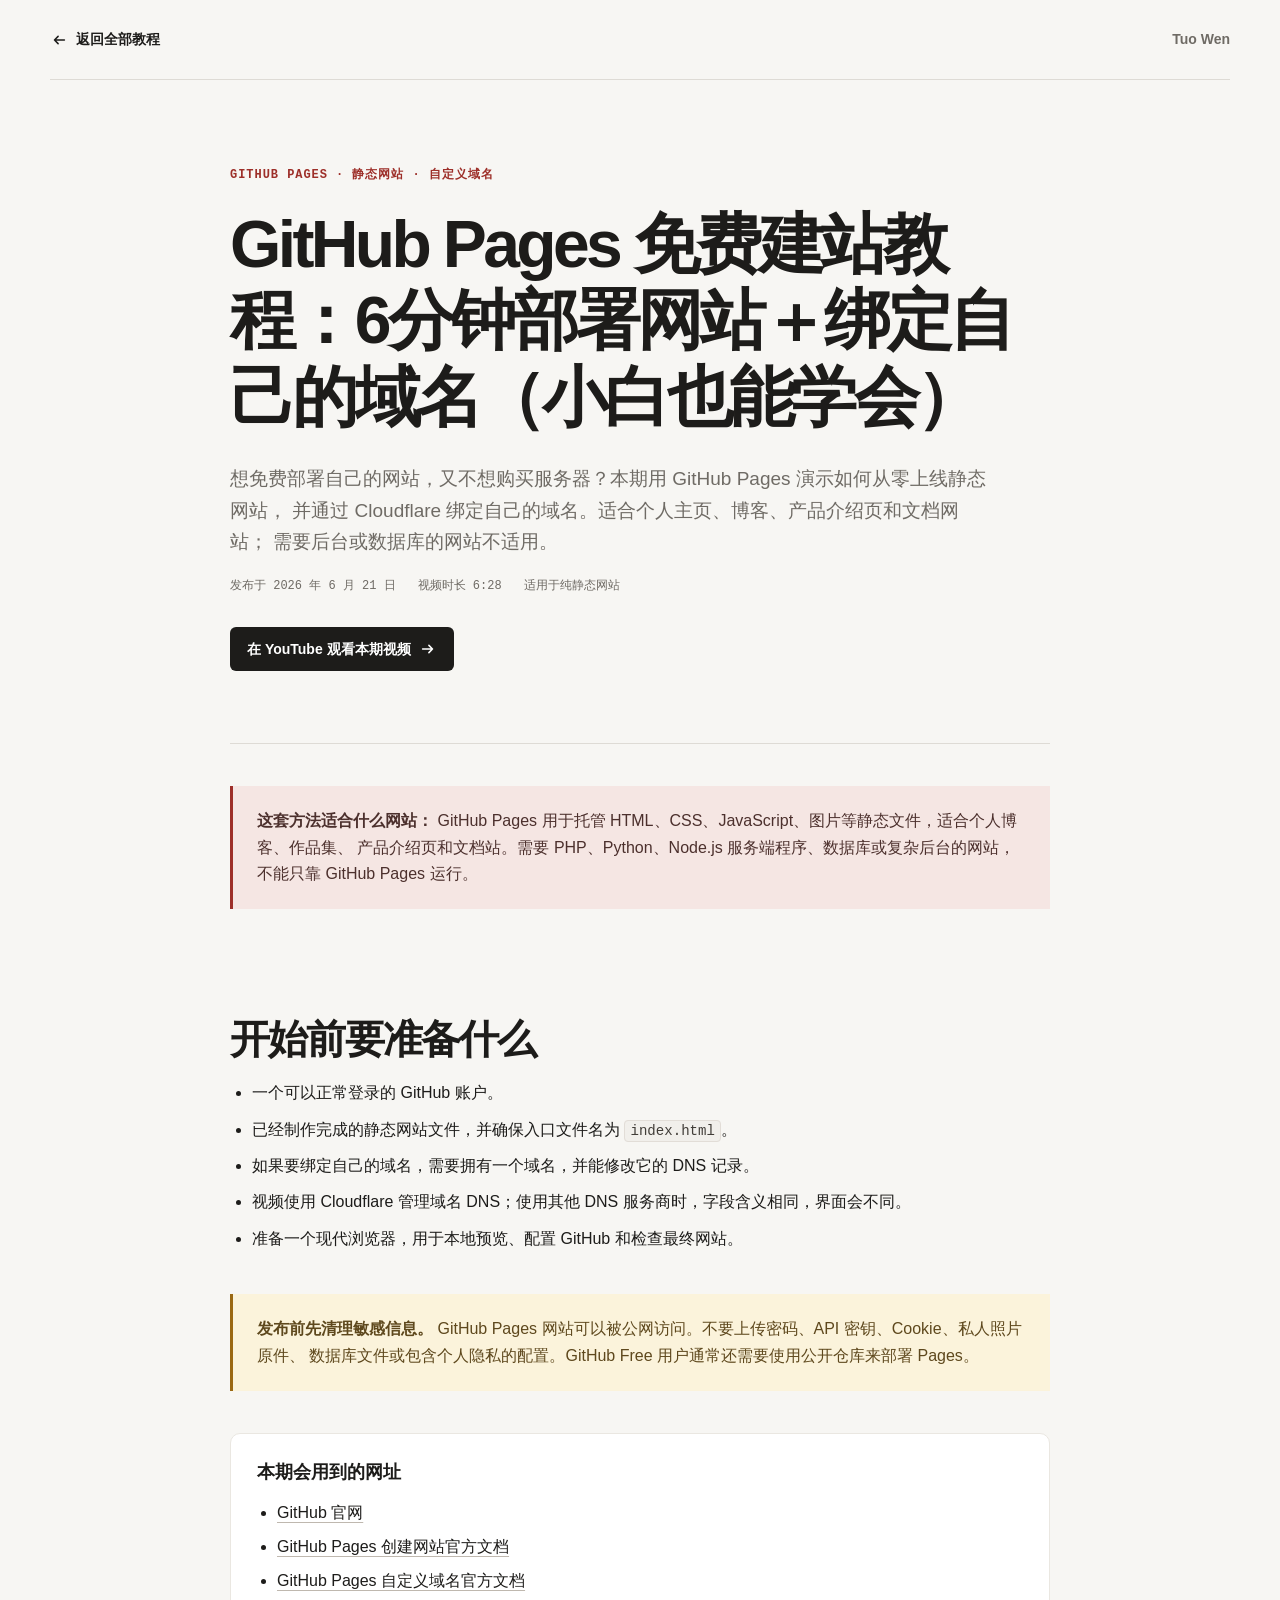
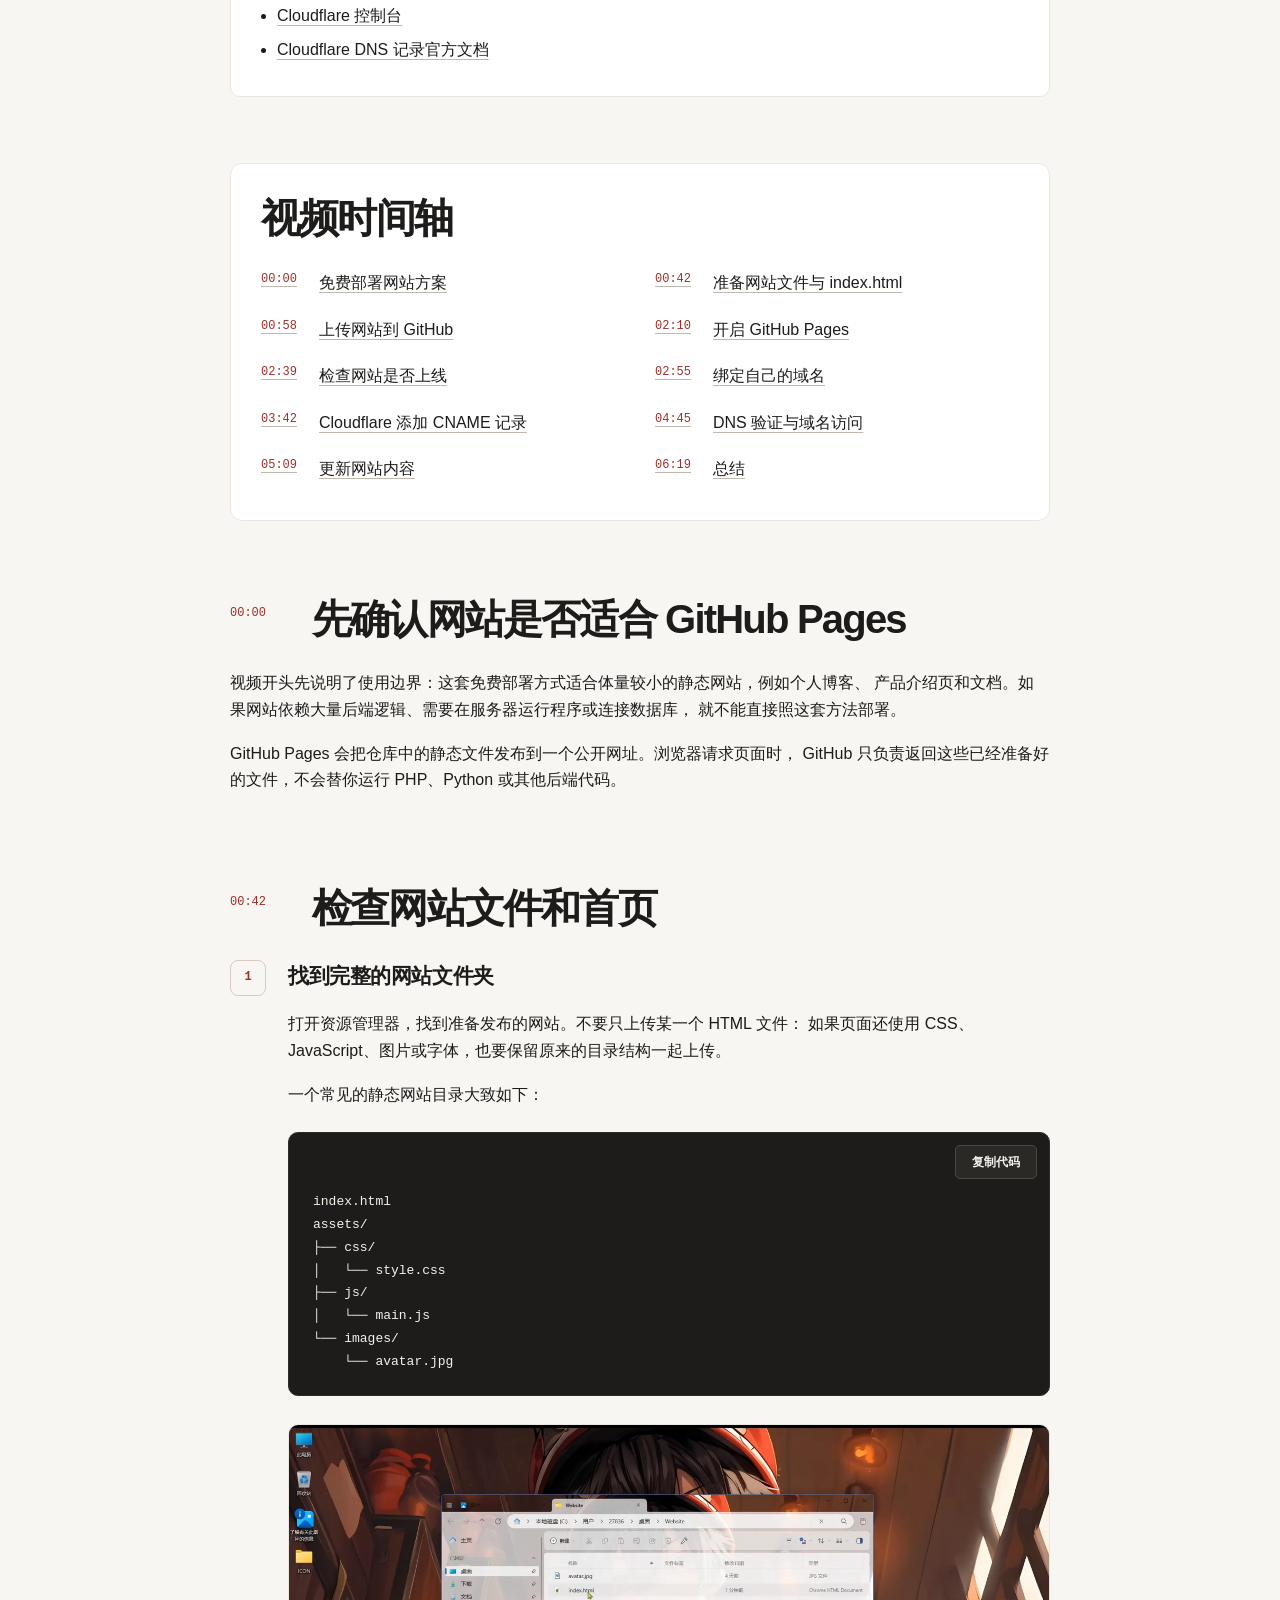
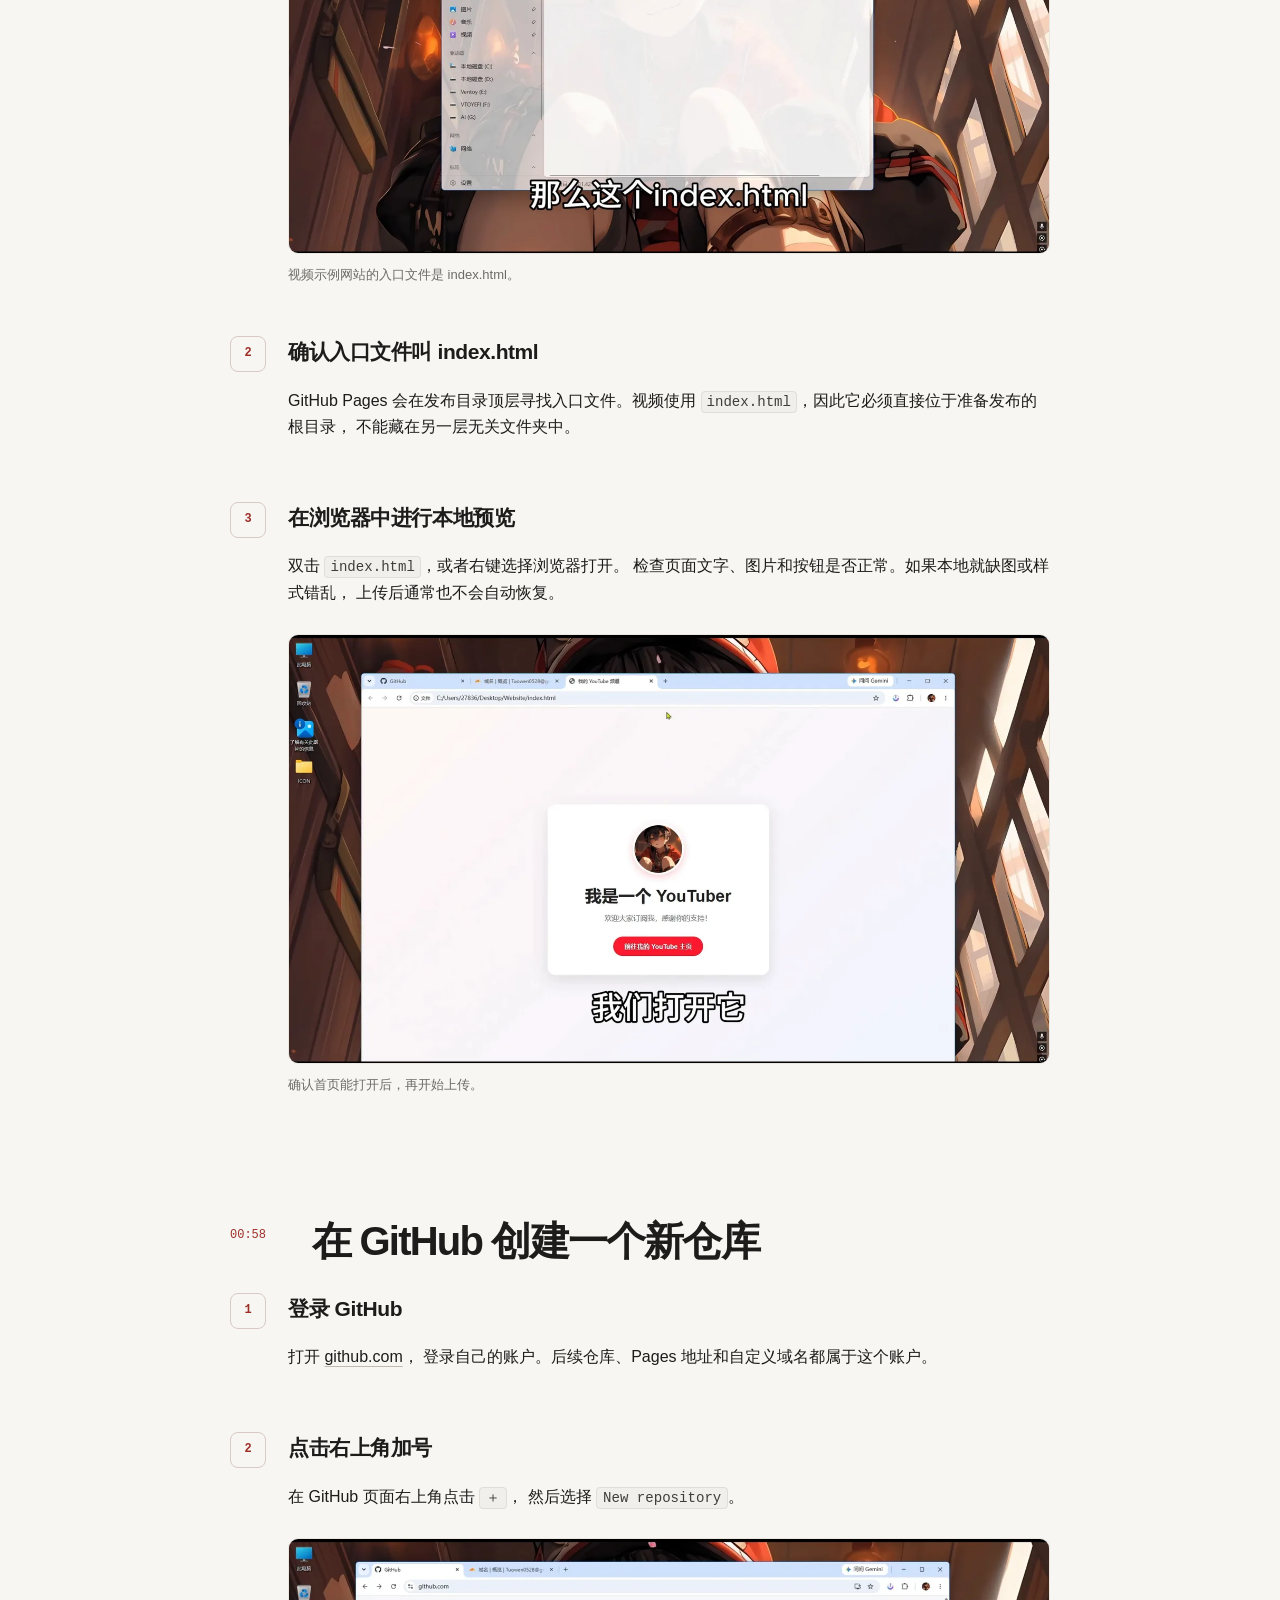
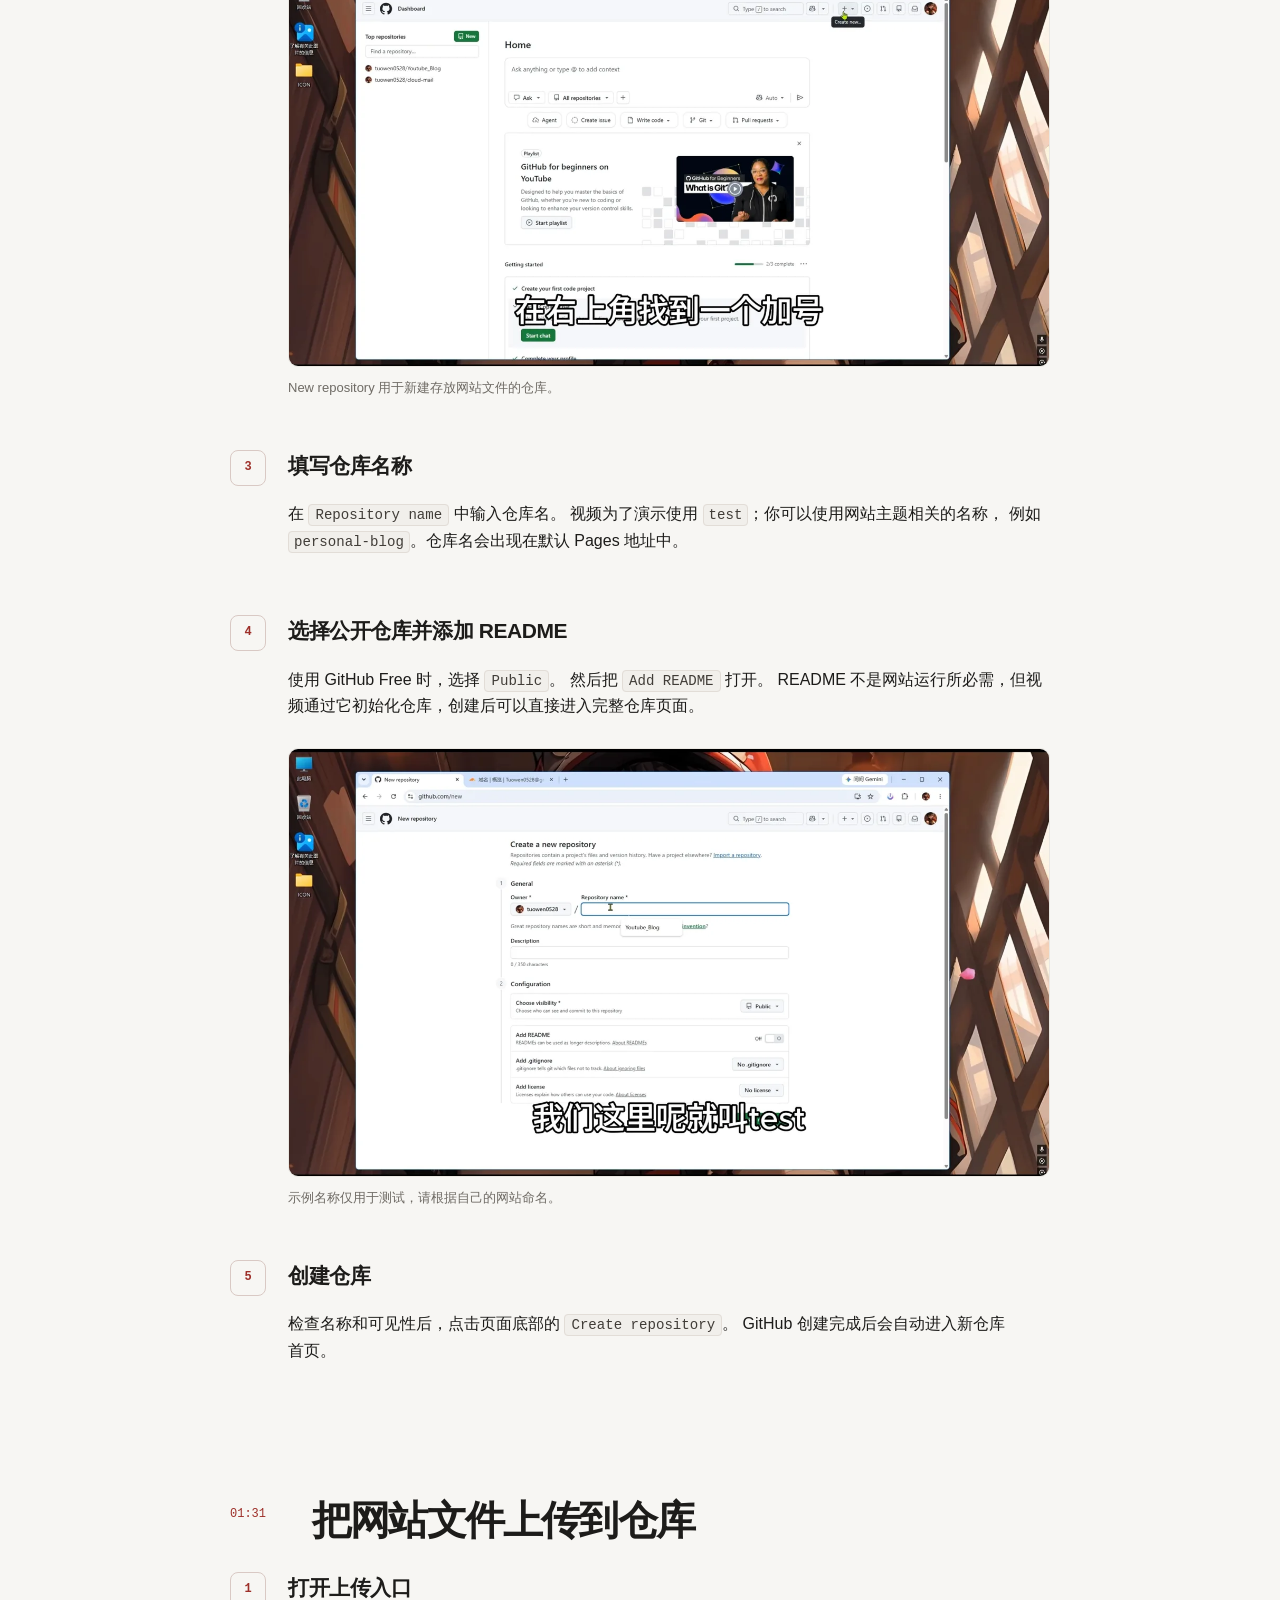
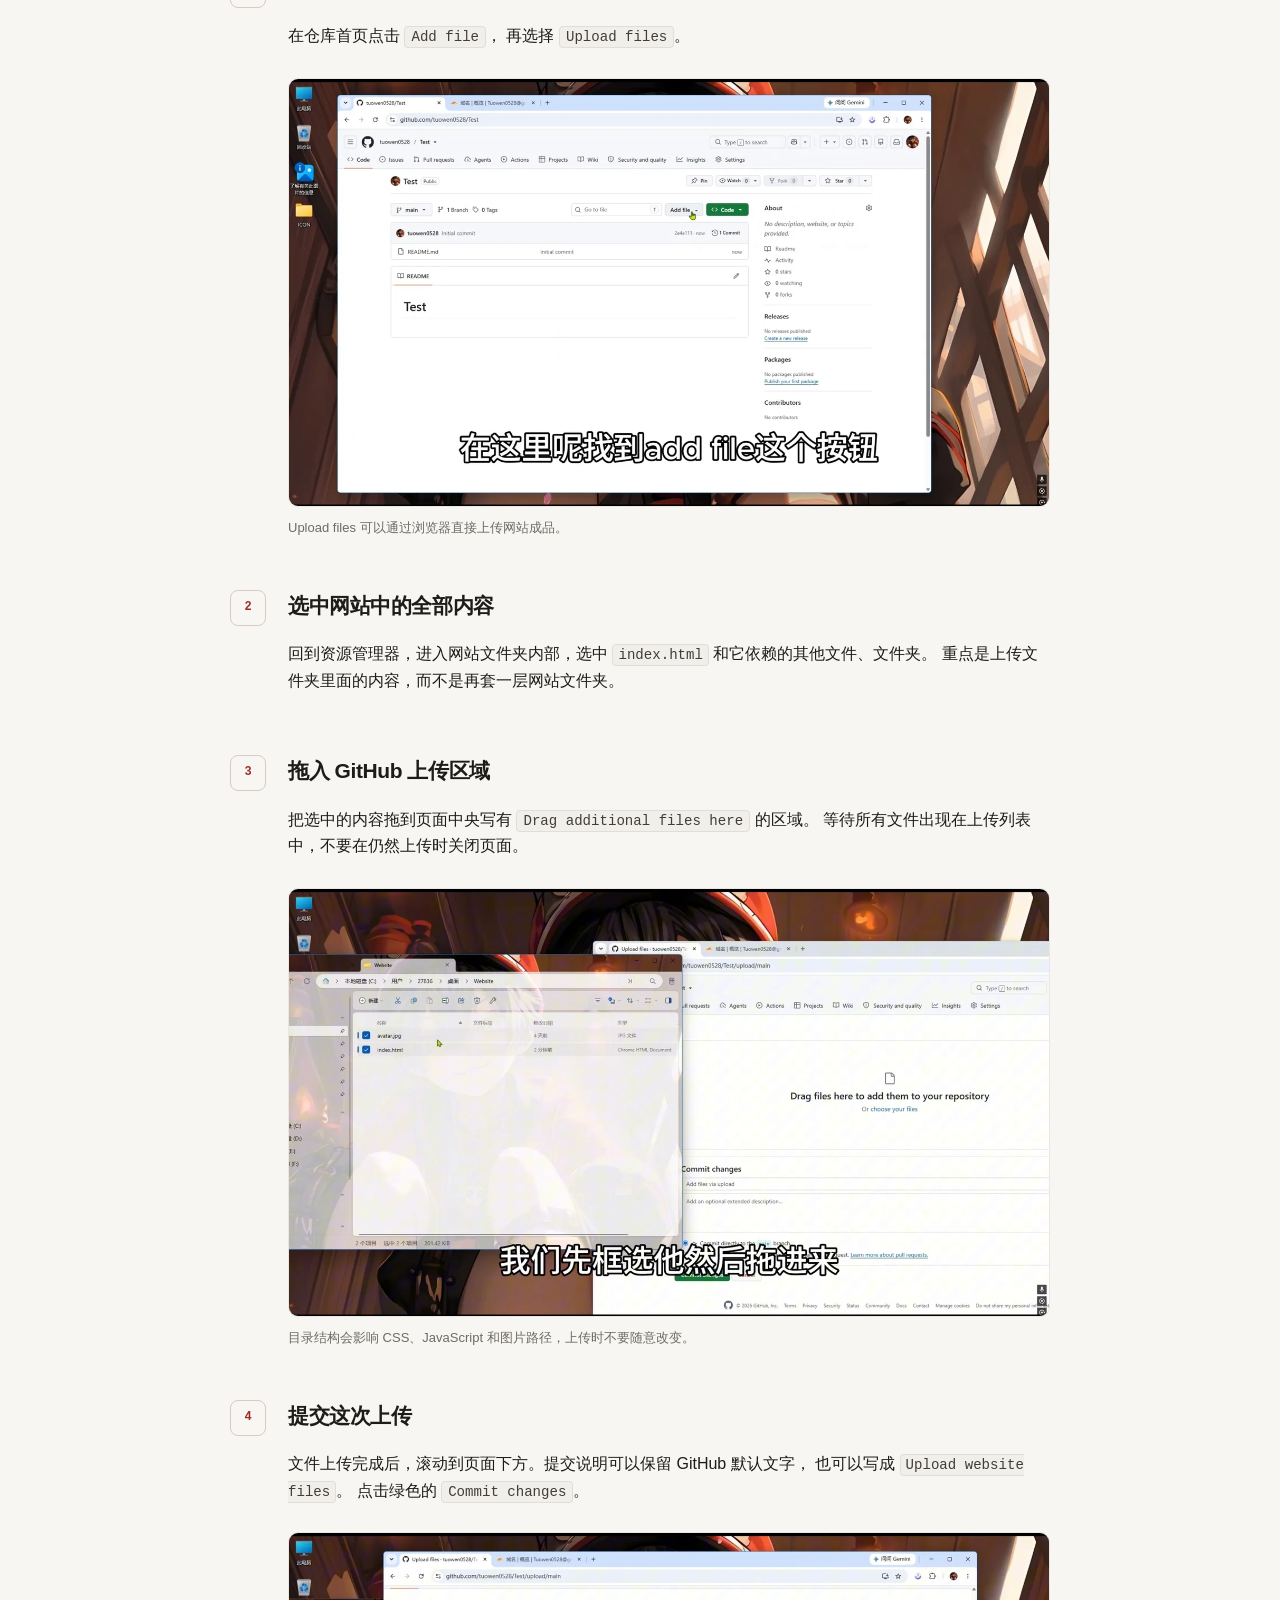
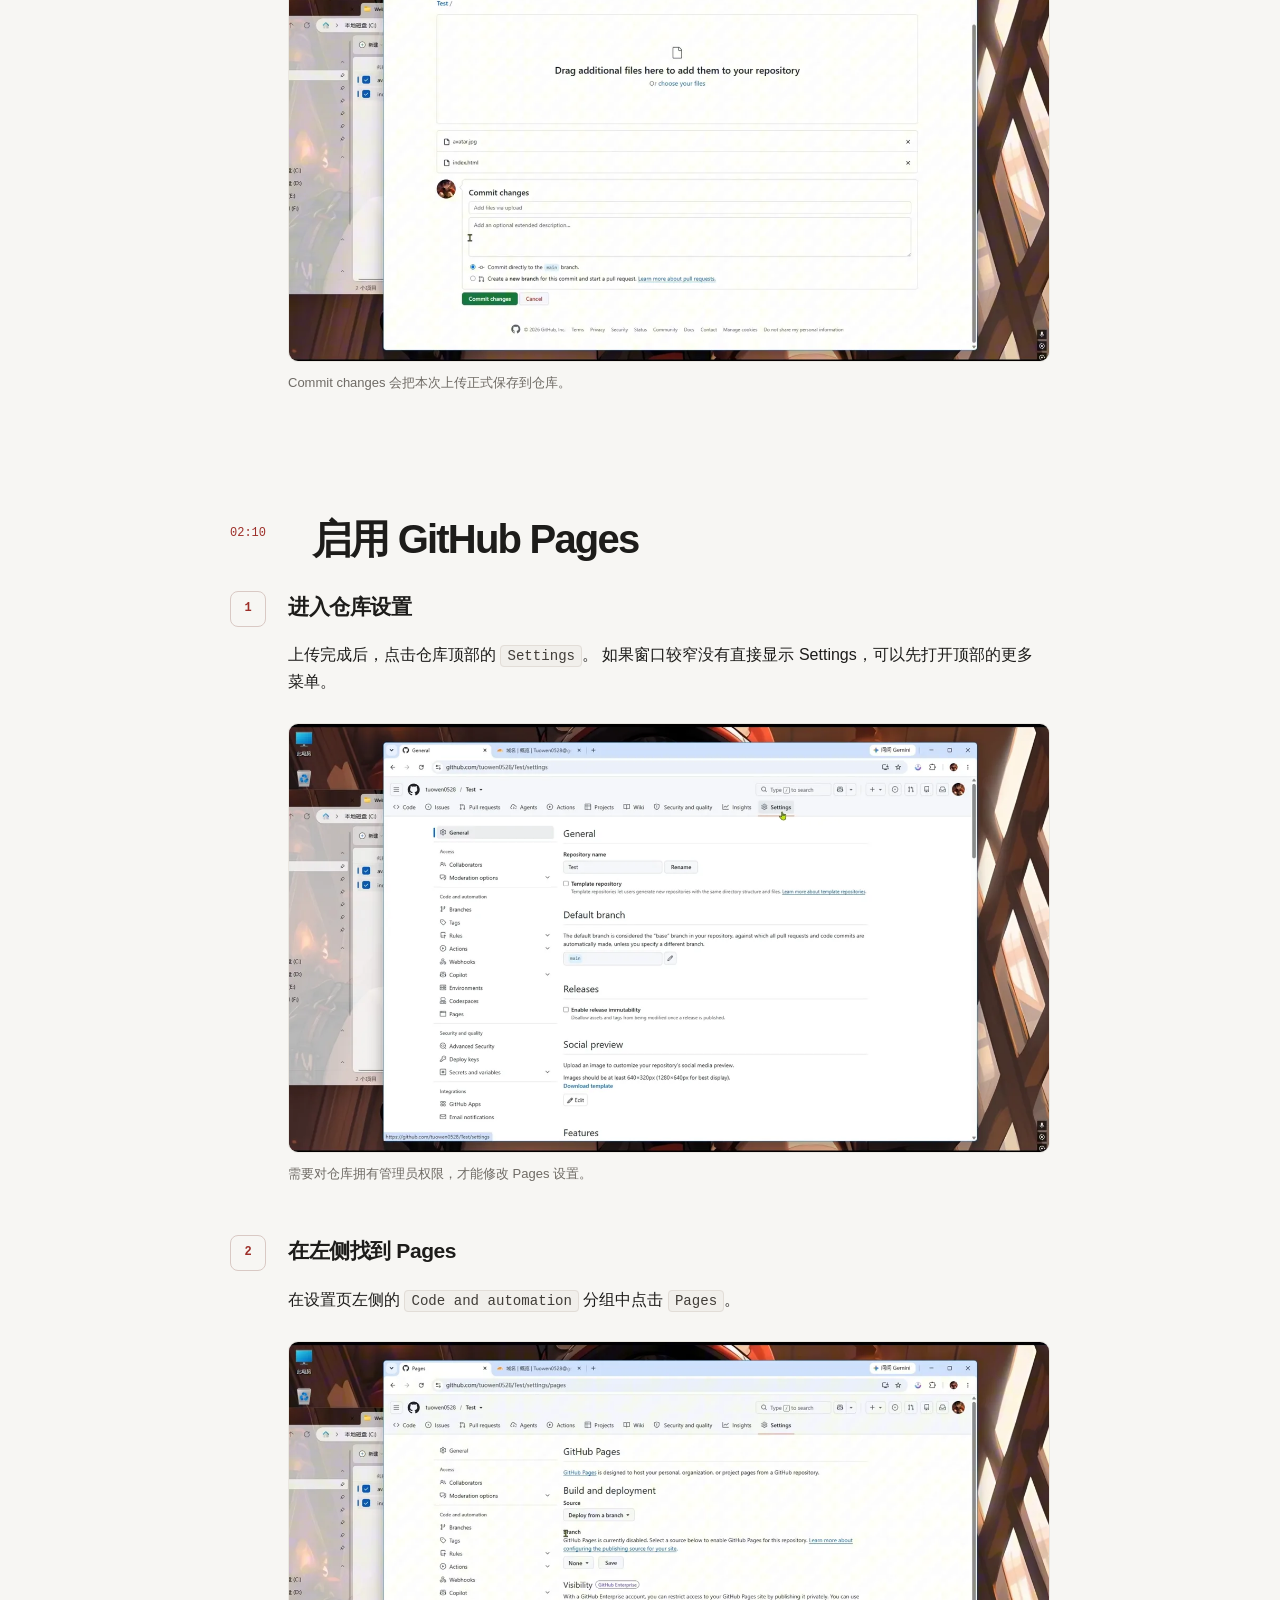
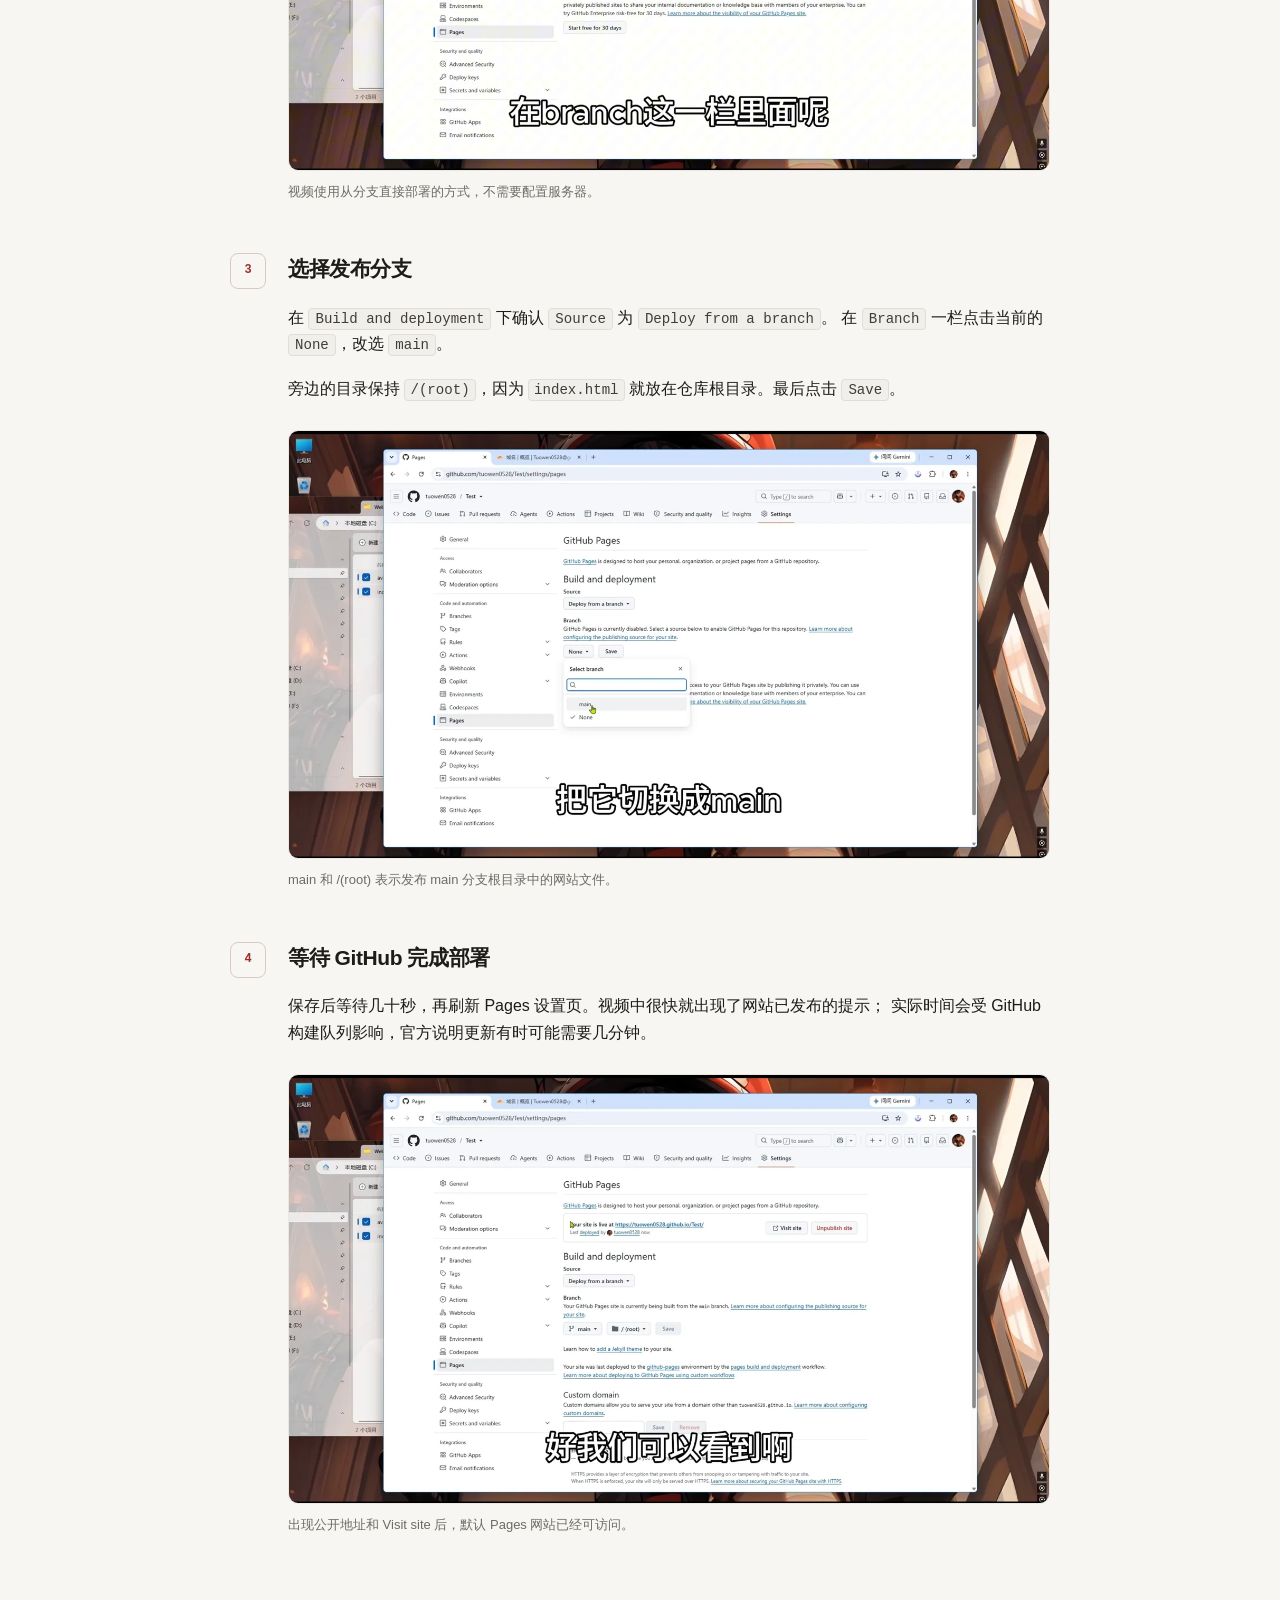
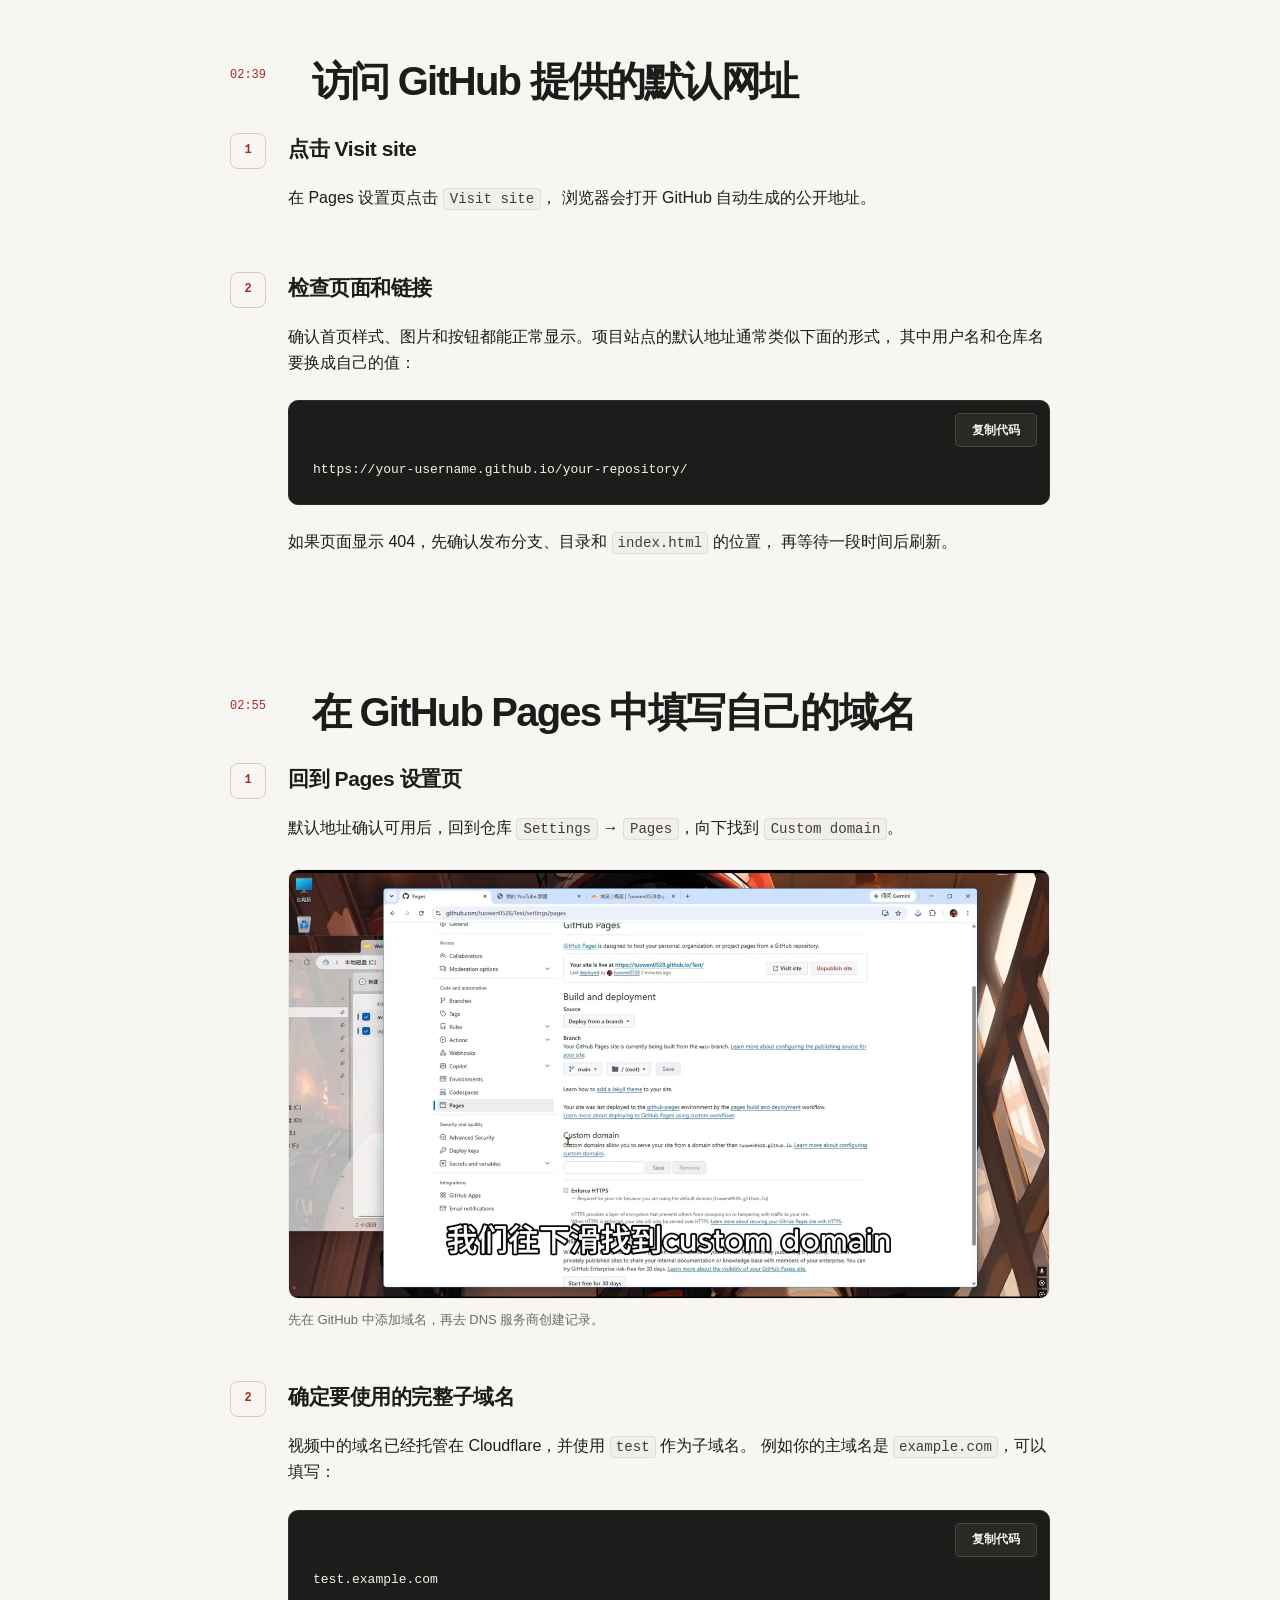
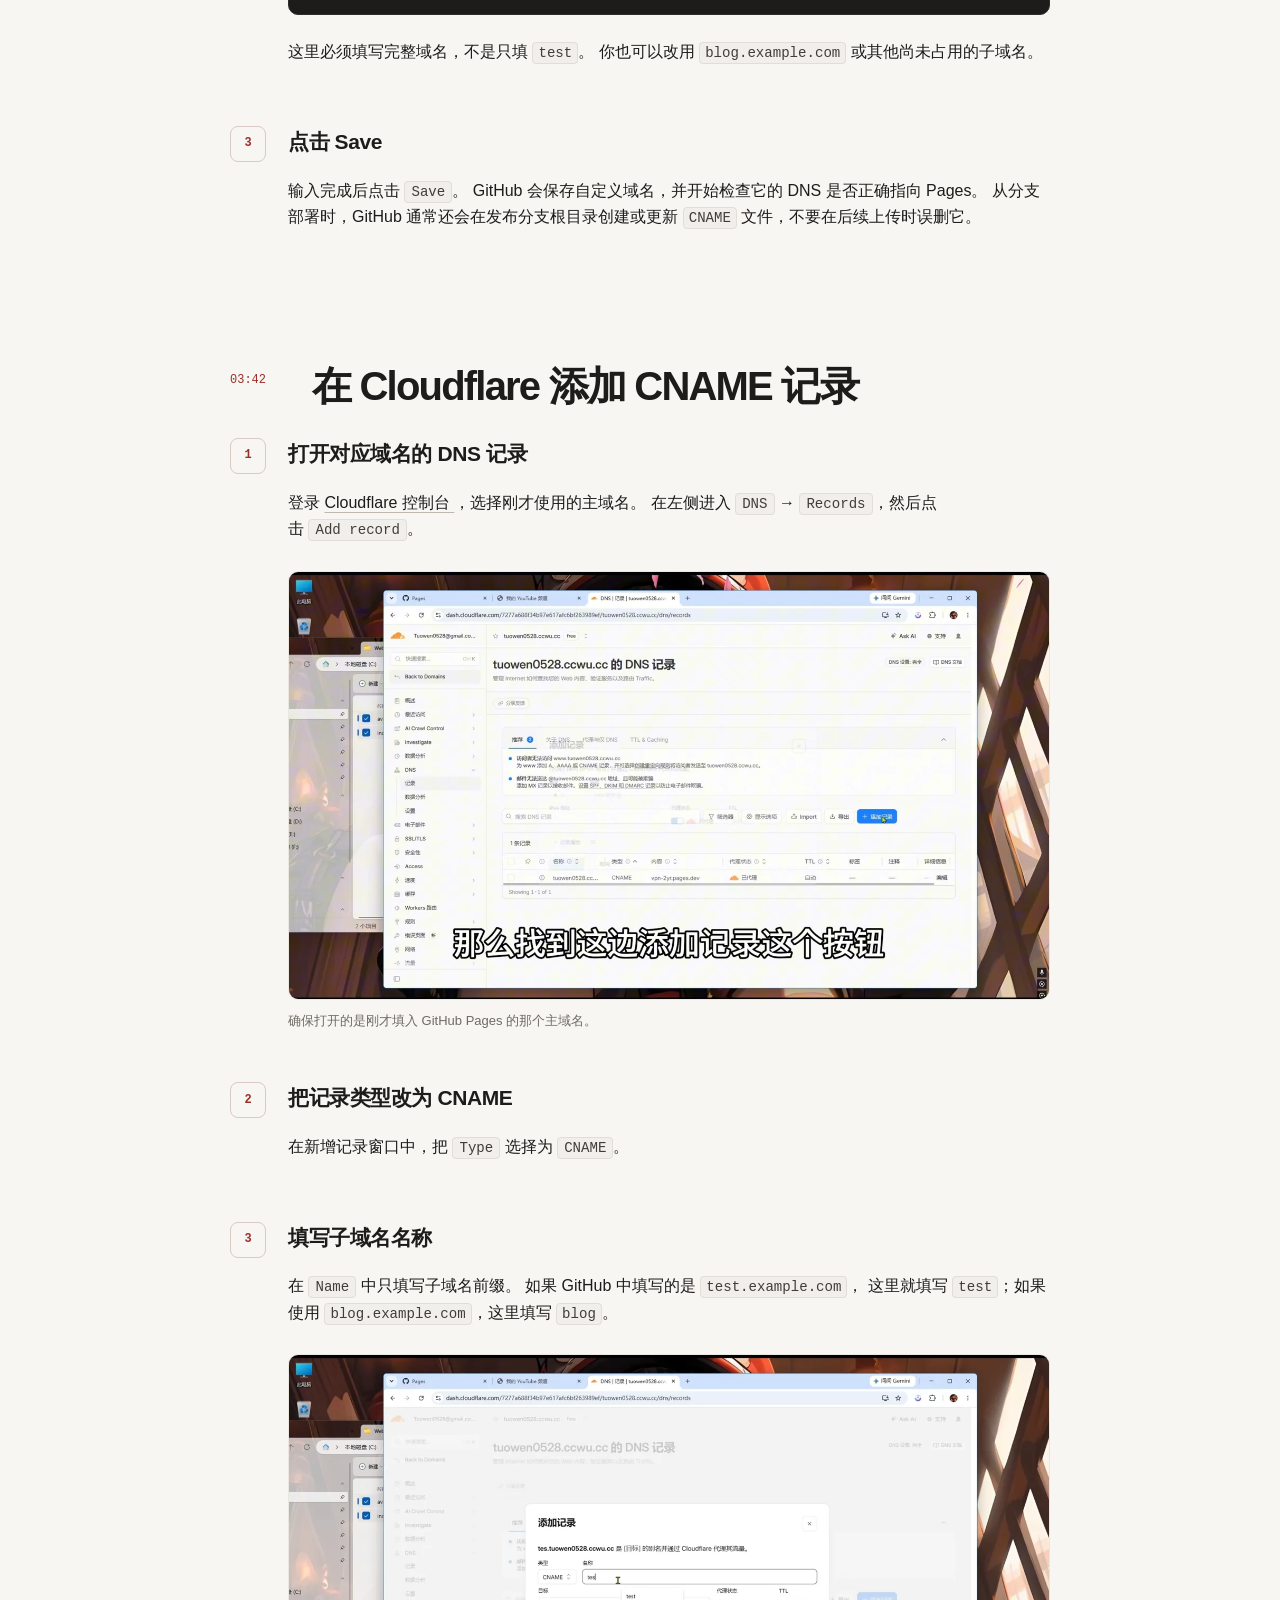
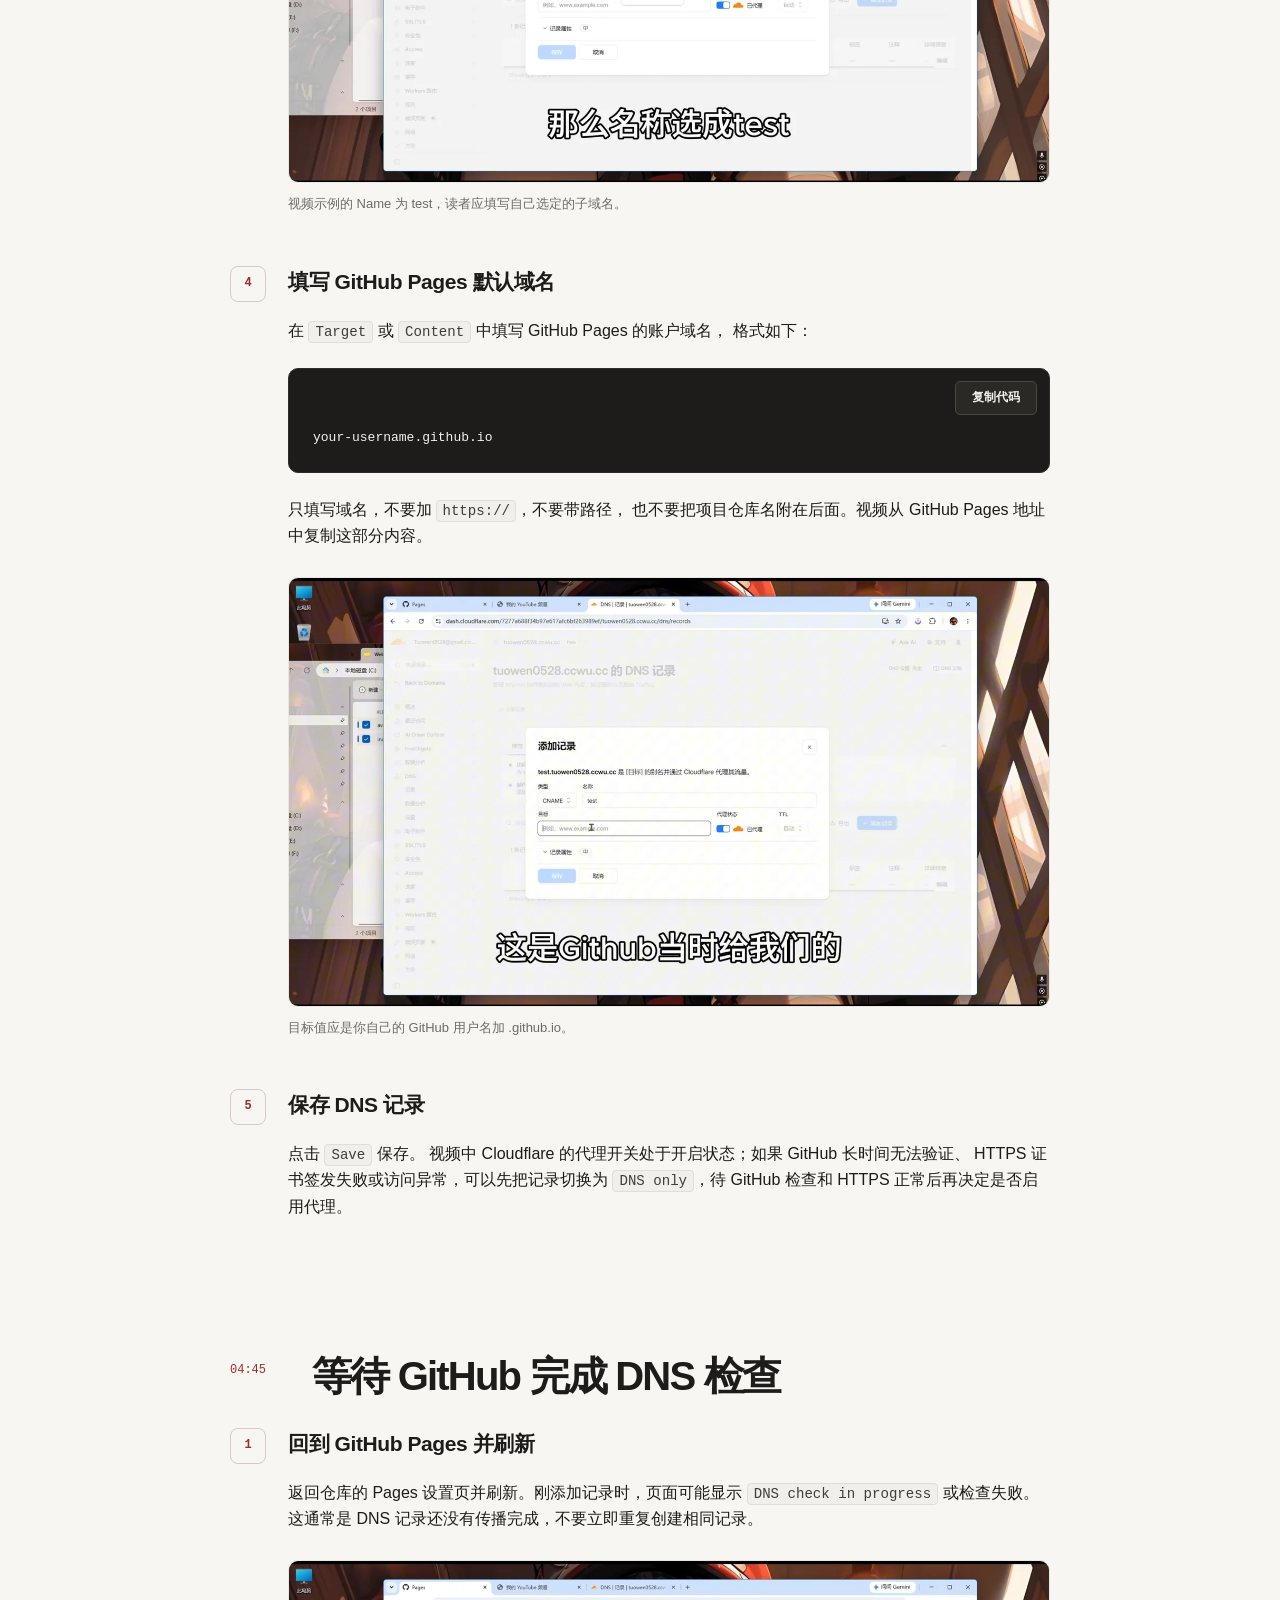
<file: articles/github-pages-free-website-custom-domain-tutorial/github-pages-free-website-custom-domain-tutorial.html>
<!doctype html>
<html lang="zh-CN">
  <head>
    <meta charset="utf-8">
    <meta name="viewport" content="width=device-width, initial-scale=1">
    <meta
      name="description"
      content="GitHub Pages 免费建站教程：从检查静态网站文件、创建 GitHub 仓库、上传网站、启用 Pages，到通过 Cloudflare DNS 绑定自己的子域名，并说明后续如何更新网站。"
    >
    <meta name="theme-color" content="#f7f6f3">
    <title>GitHub Pages 免费建站教程：6分钟部署网站＋绑定自己的域名（小白也能学会）</title>
    <link rel="icon" href="../../assests/images/channel-avatar.jpg" type="image/jpeg">
    <link rel="stylesheet" href="../../assests/css/style.css?v=20260622-2">
    <script src="../../assests/js/code-copy.js" defer></script>
  </head>
  <body>
    <a class="skip-link" href="#article-content">跳到文章正文</a>

    <header class="article-header">
      <a class="back-link" href="../../index.html">
        <svg viewBox="0 0 20 20" aria-hidden="true">
          <path d="M16 10H5M9 6l-4 4 4 4"/>
        </svg>
        返回全部教程
      </a>
      <a
        class="channel-link"
        href="https://www.youtube.com/@TuoWen-0528"
        target="_blank"
        rel="noopener noreferrer"
      >
        Tuo Wen
      </a>
    </header>

    <main class="article-layout" id="article-content">
      <article class="article">
        <header class="article-hero">
          <p class="eyebrow">GitHub Pages · 静态网站 · 自定义域名</p>
          <h1>GitHub Pages 免费建站教程：6分钟部署网站＋绑定自己的域名（小白也能学会）</h1>
          <p class="article-lead">
            想免费部署自己的网站，又不想购买服务器？本期用 GitHub Pages 演示如何从零上线静态网站，
            并通过 Cloudflare 绑定自己的域名。适合个人主页、博客、产品介绍页和文档网站；
            需要后台或数据库的网站不适用。
          </p>
          <div class="article-meta">
            <span>发布于 2026 年 6 月 21 日</span>
            <span>视频时长 6:28</span>
            <span>适用于纯静态网站</span>
          </div>
          <a
            class="video-link"
            href="https://youtu.be/d34RiZiFJ-w"
            target="_blank"
            rel="noopener noreferrer"
          >
            在 YouTube 观看本期视频
            <svg viewBox="0 0 20 20" aria-hidden="true">
              <path d="M4 10h11M11 6l4 4-4 4"/>
            </svg>
          </a>
        </header>

        <div class="notice">
          <strong>这套方法适合什么网站：</strong>
          GitHub Pages 用于托管 HTML、CSS、JavaScript、图片等静态文件，适合个人博客、作品集、
          产品介绍页和文档站。需要 PHP、Python、Node.js 服务端程序、数据库或复杂后台的网站，
          不能只靠 GitHub Pages 运行。
        </div>

        <section class="article-section" id="preparation">
          <h2>开始前要准备什么</h2>
          <ul class="check-list">
            <li>一个可以正常登录的 GitHub 账户。</li>
            <li>已经制作完成的静态网站文件，并确保入口文件名为 <code>index.html</code>。</li>
            <li>如果要绑定自己的域名，需要拥有一个域名，并能修改它的 DNS 记录。</li>
            <li>视频使用 Cloudflare 管理域名 DNS；使用其他 DNS 服务商时，字段含义相同，界面会不同。</li>
            <li>准备一个现代浏览器，用于本地预览、配置 GitHub 和检查最终网站。</li>
          </ul>

          <div class="warning">
            <strong>发布前先清理敏感信息。</strong>
            GitHub Pages 网站可以被公网访问。不要上传密码、API 密钥、Cookie、私人照片原件、
            数据库文件或包含个人隐私的配置。GitHub Free 用户通常还需要使用公开仓库来部署 Pages。
          </div>

          <div class="resource-box">
            <h3>本期会用到的网址</h3>
            <ul>
              <li>
                <a href="https://github.com/" target="_blank" rel="noopener noreferrer">
                  GitHub 官网
                </a>
              </li>
              <li>
                <a
                  href="https://docs.github.com/en/pages/getting-started-with-github-pages/creating-a-github-pages-site"
                  target="_blank"
                  rel="noopener noreferrer"
                >
                  GitHub Pages 创建网站官方文档
                </a>
              </li>
              <li>
                <a
                  href="https://docs.github.com/en/pages/configuring-a-custom-domain-for-your-github-pages-site/managing-a-custom-domain-for-your-github-pages-site"
                  target="_blank"
                  rel="noopener noreferrer"
                >
                  GitHub Pages 自定义域名官方文档
                </a>
              </li>
              <li>
                <a href="https://dash.cloudflare.com/" target="_blank" rel="noopener noreferrer">
                  Cloudflare 控制台
                </a>
              </li>
              <li>
                <a
                  href="https://developers.cloudflare.com/dns/manage-dns-records/how-to/create-dns-records/"
                  target="_blank"
                  rel="noopener noreferrer"
                >
                  Cloudflare DNS 记录官方文档
                </a>
              </li>
            </ul>
          </div>
        </section>

        <nav class="article-toc" aria-labelledby="toc-title">
          <h2 id="toc-title">视频时间轴</h2>
          <ol>
            <li><a href="#scope"><time>00:00</time>免费部署网站方案</a></li>
            <li><a href="#check-site"><time>00:42</time>准备网站文件与 index.html</a></li>
            <li><a href="#create-repository"><time>00:58</time>上传网站到 GitHub</a></li>
            <li><a href="#enable-pages"><time>02:10</time>开启 GitHub Pages</a></li>
            <li><a href="#visit-default-site"><time>02:39</time>检查网站是否上线</a></li>
            <li><a href="#custom-domain"><time>02:55</time>绑定自己的域名</a></li>
            <li><a href="#cloudflare-dns"><time>03:42</time>Cloudflare 添加 CNAME 记录</a></li>
            <li><a href="#dns-check"><time>04:45</time>DNS 验证与域名访问</a></li>
            <li><a href="#update-site"><time>05:09</time>更新网站内容</a></li>
            <li><a href="#references"><time>06:19</time>总结</a></li>
          </ol>
        </nav>

        <section class="article-section" id="scope">
          <div class="section-title-row">
            <span class="timestamp">00:00</span>
            <h2>先确认网站是否适合 GitHub Pages</h2>
          </div>
          <p>
            视频开头先说明了使用边界：这套免费部署方式适合体量较小的静态网站，例如个人博客、
            产品介绍页和文档。如果网站依赖大量后端逻辑、需要在服务器运行程序或连接数据库，
            就不能直接照这套方法部署。
          </p>
          <p>
            GitHub Pages 会把仓库中的静态文件发布到一个公开网址。浏览器请求页面时，
            GitHub 只负责返回这些已经准备好的文件，不会替你运行 PHP、Python 或其他后端代码。
          </p>
        </section>

        <section class="article-section" id="check-site">
          <div class="section-title-row">
            <span class="timestamp">00:42</span>
            <h2>检查网站文件和首页</h2>
          </div>

          <ol class="steps">
            <li>
              <h3>找到完整的网站文件夹</h3>
              <p>
                打开资源管理器，找到准备发布的网站。不要只上传某一个 HTML 文件：
                如果页面还使用 CSS、JavaScript、图片或字体，也要保留原来的目录结构一起上传。
              </p>
              <p>一个常见的静态网站目录大致如下：</p>
              <pre class="code-block"><code>index.html
assets/
├── css/
│   └── style.css
├── js/
│   └── main.js
└── images/
    └── avatar.jpg</code></pre>
              <figure class="article-figure">
                <img
                  src="images/website-files.webp"
                  alt="资源管理器中准备上传的网站文件，其中包含 index.html"
                  width="1440"
                  height="810"
                  loading="lazy"
                >
                <figcaption>视频示例网站的入口文件是 index.html。</figcaption>
              </figure>
            </li>
            <li>
              <h3>确认入口文件叫 index.html</h3>
              <p>
                GitHub Pages 会在发布目录顶层寻找入口文件。视频使用
                <code>index.html</code>，因此它必须直接位于准备发布的根目录，
                不能藏在另一层无关文件夹中。
              </p>
            </li>
            <li>
              <h3>在浏览器中进行本地预览</h3>
              <p>
                双击 <code>index.html</code>，或者右键选择浏览器打开。
                检查页面文字、图片和按钮是否正常。如果本地就缺图或样式错乱，
                上传后通常也不会自动恢复。
              </p>
              <figure class="article-figure">
                <img
                  src="images/local-site-preview.webp"
                  alt="浏览器中正常打开的本地静态网站首页"
                  width="1440"
                  height="810"
                  loading="lazy"
                >
                <figcaption>确认首页能打开后，再开始上传。</figcaption>
              </figure>
            </li>
          </ol>
        </section>

        <section class="article-section" id="create-repository">
          <div class="section-title-row">
            <span class="timestamp">00:58</span>
            <h2>在 GitHub 创建一个新仓库</h2>
          </div>

          <ol class="steps">
            <li>
              <h3>登录 GitHub</h3>
              <p>
                打开
                <a href="https://github.com/" target="_blank" rel="noopener noreferrer">github.com</a>，
                登录自己的账户。后续仓库、Pages 地址和自定义域名都属于这个账户。
              </p>
            </li>
            <li>
              <h3>点击右上角加号</h3>
              <p>
                在 GitHub 页面右上角点击 <span class="ui-label">＋</span>，
                然后选择 <span class="ui-label">New repository</span>。
              </p>
              <figure class="article-figure">
                <img
                  src="images/github-new-repository-menu.webp"
                  alt="GitHub 右上角加号菜单中的 New repository"
                  width="1440"
                  height="810"
                  loading="lazy"
                >
                <figcaption>New repository 用于新建存放网站文件的仓库。</figcaption>
              </figure>
            </li>
            <li>
              <h3>填写仓库名称</h3>
              <p>
                在 <span class="ui-label">Repository name</span> 中输入仓库名。
                视频为了演示使用 <code>test</code>；你可以使用网站主题相关的名称，
                例如 <code>personal-blog</code>。仓库名会出现在默认 Pages 地址中。
              </p>
            </li>
            <li>
              <h3>选择公开仓库并添加 README</h3>
              <p>
                使用 GitHub Free 时，选择 <span class="ui-label">Public</span>。
                然后把 <span class="ui-label">Add README</span> 打开。
                README 不是网站运行所必需，但视频通过它初始化仓库，创建后可以直接进入完整仓库页面。
              </p>
              <figure class="article-figure">
                <img
                  src="images/create-repository-form.webp"
                  alt="GitHub 新建仓库页面中的仓库名称和 Add README 设置"
                  width="1440"
                  height="810"
                  loading="lazy"
                >
                <figcaption>示例名称仅用于测试，请根据自己的网站命名。</figcaption>
              </figure>
            </li>
            <li>
              <h3>创建仓库</h3>
              <p>
                检查名称和可见性后，点击页面底部的
                <span class="ui-label">Create repository</span>。
                GitHub 创建完成后会自动进入新仓库首页。
              </p>
            </li>
          </ol>
        </section>

        <section class="article-section" id="upload-files">
          <div class="section-title-row">
            <span class="timestamp">01:31</span>
            <h2>把网站文件上传到仓库</h2>
          </div>

          <ol class="steps">
            <li>
              <h3>打开上传入口</h3>
              <p>
                在仓库首页点击 <span class="ui-label">Add file</span>，
                再选择 <span class="ui-label">Upload files</span>。
              </p>
              <figure class="article-figure">
                <img
                  src="images/repository-add-file.webp"
                  alt="GitHub 仓库 Add file 菜单中的 Upload files"
                  width="1440"
                  height="810"
                  loading="lazy"
                >
                <figcaption>Upload files 可以通过浏览器直接上传网站成品。</figcaption>
              </figure>
            </li>
            <li>
              <h3>选中网站中的全部内容</h3>
              <p>
                回到资源管理器，进入网站文件夹内部，选中
                <code>index.html</code> 和它依赖的其他文件、文件夹。
                重点是上传文件夹里面的内容，而不是再套一层网站文件夹。
              </p>
            </li>
            <li>
              <h3>拖入 GitHub 上传区域</h3>
              <p>
                把选中的内容拖到页面中央写有
                <span class="ui-label">Drag additional files here</span> 的区域。
                等待所有文件出现在上传列表中，不要在仍然上传时关闭页面。
              </p>
              <figure class="article-figure">
                <img
                  src="images/upload-website-files.webp"
                  alt="从资源管理器把网站文件拖入 GitHub 上传页面"
                  width="1440"
                  height="810"
                  loading="lazy"
                >
                <figcaption>目录结构会影响 CSS、JavaScript 和图片路径，上传时不要随意改变。</figcaption>
              </figure>
            </li>
            <li>
              <h3>提交这次上传</h3>
              <p>
                文件上传完成后，滚动到页面下方。提交说明可以保留 GitHub 默认文字，
                也可以写成 <code>Upload website files</code>。
                点击绿色的 <span class="ui-label">Commit changes</span>。
              </p>
              <figure class="article-figure">
                <img
                  src="images/commit-uploaded-files.webp"
                  alt="GitHub 上传页面底部的 Commit changes 按钮"
                  width="1440"
                  height="810"
                  loading="lazy"
                >
                <figcaption>Commit changes 会把本次上传正式保存到仓库。</figcaption>
              </figure>
            </li>
          </ol>
        </section>

        <section class="article-section" id="enable-pages">
          <div class="section-title-row">
            <span class="timestamp">02:10</span>
            <h2>启用 GitHub Pages</h2>
          </div>

          <ol class="steps">
            <li>
              <h3>进入仓库设置</h3>
              <p>
                上传完成后，点击仓库顶部的 <span class="ui-label">Settings</span>。
                如果窗口较窄没有直接显示 Settings，可以先打开顶部的更多菜单。
              </p>
              <figure class="article-figure">
                <img
                  src="images/repository-settings.webp"
                  alt="GitHub 仓库 Settings 设置页面"
                  width="1440"
                  height="810"
                  loading="lazy"
                >
                <figcaption>需要对仓库拥有管理员权限，才能修改 Pages 设置。</figcaption>
              </figure>
            </li>
            <li>
              <h3>在左侧找到 Pages</h3>
              <p>
                在设置页左侧的 <span class="ui-label">Code and automation</span>
                分组中点击 <span class="ui-label">Pages</span>。
              </p>
              <figure class="article-figure">
                <img
                  src="images/github-pages-settings.webp"
                  alt="GitHub Settings 左侧菜单中的 Pages 和 Build and deployment 区域"
                  width="1440"
                  height="810"
                  loading="lazy"
                >
                <figcaption>视频使用从分支直接部署的方式，不需要配置服务器。</figcaption>
              </figure>
            </li>
            <li>
              <h3>选择发布分支</h3>
              <p>
                在 <span class="ui-label">Build and deployment</span> 下确认
                <span class="ui-label">Source</span> 为
                <span class="ui-label">Deploy from a branch</span>。
                在 <span class="ui-label">Branch</span> 一栏点击当前的
                <span class="ui-label">None</span>，改选 <span class="ui-label">main</span>。
              </p>
              <p>
                旁边的目录保持 <code>/(root)</code>，因为
                <code>index.html</code> 就放在仓库根目录。最后点击
                <span class="ui-label">Save</span>。
              </p>
              <figure class="article-figure">
                <img
                  src="images/select-main-branch.webp"
                  alt="GitHub Pages 设置中把发布分支从 None 改为 main"
                  width="1440"
                  height="810"
                  loading="lazy"
                >
                <figcaption>main 和 /(root) 表示发布 main 分支根目录中的网站文件。</figcaption>
              </figure>
            </li>
            <li>
              <h3>等待 GitHub 完成部署</h3>
              <p>
                保存后等待几十秒，再刷新 Pages 设置页。视频中很快就出现了网站已发布的提示；
                实际时间会受 GitHub 构建队列影响，官方说明更新有时可能需要几分钟。
              </p>
              <figure class="article-figure">
                <img
                  src="images/pages-deployment-ready.webp"
                  alt="GitHub Pages 设置页显示网站已经发布"
                  width="1440"
                  height="810"
                  loading="lazy"
                >
                <figcaption>出现公开地址和 Visit site 后，默认 Pages 网站已经可访问。</figcaption>
              </figure>
            </li>
          </ol>
        </section>

        <section class="article-section" id="visit-default-site">
          <div class="section-title-row">
            <span class="timestamp">02:39</span>
            <h2>访问 GitHub 提供的默认网址</h2>
          </div>
          <ol class="steps">
            <li>
              <h3>点击 Visit site</h3>
              <p>
                在 Pages 设置页点击 <span class="ui-label">Visit site</span>，
                浏览器会打开 GitHub 自动生成的公开地址。
              </p>
            </li>
            <li>
              <h3>检查页面和链接</h3>
              <p>
                确认首页样式、图片和按钮都能正常显示。项目站点的默认地址通常类似下面的形式，
                其中用户名和仓库名要换成自己的值：
              </p>
              <pre class="code-block"><code>https://your-username.github.io/your-repository/</code></pre>
              <p>
                如果页面显示 404，先确认发布分支、目录和 <code>index.html</code> 的位置，
                再等待一段时间后刷新。
              </p>
            </li>
          </ol>
        </section>

        <section class="article-section" id="custom-domain">
          <div class="section-title-row">
            <span class="timestamp">02:55</span>
            <h2>在 GitHub Pages 中填写自己的域名</h2>
          </div>

          <ol class="steps">
            <li>
              <h3>回到 Pages 设置页</h3>
              <p>
                默认地址确认可用后，回到仓库
                <span class="ui-label">Settings</span> →
                <span class="ui-label">Pages</span>，向下找到
                <span class="ui-label">Custom domain</span>。
              </p>
              <figure class="article-figure">
                <img
                  src="images/custom-domain-field.webp"
                  alt="GitHub Pages 设置页中的 Custom domain 输入框"
                  width="1440"
                  height="810"
                  loading="lazy"
                >
                <figcaption>先在 GitHub 中添加域名，再去 DNS 服务商创建记录。</figcaption>
              </figure>
            </li>
            <li>
              <h3>确定要使用的完整子域名</h3>
              <p>
                视频中的域名已经托管在 Cloudflare，并使用 <code>test</code> 作为子域名。
                例如你的主域名是 <code>example.com</code>，可以填写：
              </p>
              <pre class="code-block"><code>test.example.com</code></pre>
              <p>
                这里必须填写完整域名，不是只填 <code>test</code>。
                你也可以改用 <code>blog.example.com</code> 或其他尚未占用的子域名。
              </p>
            </li>
            <li>
              <h3>点击 Save</h3>
              <p>
                输入完成后点击 <span class="ui-label">Save</span>。
                GitHub 会保存自定义域名，并开始检查它的 DNS 是否正确指向 Pages。
                从分支部署时，GitHub 通常还会在发布分支根目录创建或更新
                <code>CNAME</code> 文件，不要在后续上传时误删它。
              </p>
            </li>
          </ol>
        </section>

        <section class="article-section" id="cloudflare-dns">
          <div class="section-title-row">
            <span class="timestamp">03:42</span>
            <h2>在 Cloudflare 添加 CNAME 记录</h2>
          </div>

          <ol class="steps">
            <li>
              <h3>打开对应域名的 DNS 记录</h3>
              <p>
                登录
                <a href="https://dash.cloudflare.com/" target="_blank" rel="noopener noreferrer">
                  Cloudflare 控制台
                </a>，选择刚才使用的主域名。
                在左侧进入 <span class="ui-label">DNS</span> →
                <span class="ui-label">Records</span>，然后点击
                <span class="ui-label">Add record</span>。
              </p>
              <figure class="article-figure">
                <img
                  src="images/cloudflare-add-dns-record.webp"
                  alt="Cloudflare 域名 DNS 记录页面中的添加记录按钮"
                  width="1440"
                  height="810"
                  loading="lazy"
                >
                <figcaption>确保打开的是刚才填入 GitHub Pages 的那个主域名。</figcaption>
              </figure>
            </li>
            <li>
              <h3>把记录类型改为 CNAME</h3>
              <p>
                在新增记录窗口中，把 <span class="ui-label">Type</span>
                选择为 <span class="ui-label">CNAME</span>。
              </p>
            </li>
            <li>
              <h3>填写子域名名称</h3>
              <p>
                在 <span class="ui-label">Name</span> 中只填写子域名前缀。
                如果 GitHub 中填写的是 <code>test.example.com</code>，
                这里就填写 <code>test</code>；如果使用
                <code>blog.example.com</code>，这里填写 <code>blog</code>。
              </p>
              <figure class="article-figure">
                <img
                  src="images/cloudflare-cname-type-and-name.webp"
                  alt="Cloudflare 新增 CNAME 记录并把名称填写为 test"
                  width="1440"
                  height="810"
                  loading="lazy"
                >
                <figcaption>视频示例的 Name 为 test，读者应填写自己选定的子域名。</figcaption>
              </figure>
            </li>
            <li>
              <h3>填写 GitHub Pages 默认域名</h3>
              <p>
                在 <span class="ui-label">Target</span> 或
                <span class="ui-label">Content</span> 中填写 GitHub Pages 的账户域名，
                格式如下：
              </p>
              <pre class="code-block"><code>your-username.github.io</code></pre>
              <p>
                只填写域名，不要加 <code>https://</code>，不要带路径，
                也不要把项目仓库名附在后面。视频从 GitHub Pages 地址中复制这部分内容。
              </p>
              <figure class="article-figure">
                <img
                  src="images/cloudflare-cname-target.webp"
                  alt="Cloudflare CNAME 记录目标填写 GitHub Pages 默认域名"
                  width="1440"
                  height="810"
                  loading="lazy"
                >
                <figcaption>目标值应是你自己的 GitHub 用户名加 .github.io。</figcaption>
              </figure>
            </li>
            <li>
              <h3>保存 DNS 记录</h3>
              <p>
                点击 <span class="ui-label">Save</span> 保存。
                视频中 Cloudflare 的代理开关处于开启状态；如果 GitHub 长时间无法验证、
                HTTPS 证书签发失败或访问异常，可以先把记录切换为
                <span class="ui-label">DNS only</span>，待 GitHub 检查和 HTTPS 正常后再决定是否启用代理。
              </p>
            </li>
          </ol>
        </section>

        <section class="article-section" id="dns-check">
          <div class="section-title-row">
            <span class="timestamp">04:45</span>
            <h2>等待 GitHub 完成 DNS 检查</h2>
          </div>

          <ol class="steps">
            <li>
              <h3>回到 GitHub Pages 并刷新</h3>
              <p>
                返回仓库的 Pages 设置页并刷新。刚添加记录时，页面可能显示
                <span class="ui-label">DNS check in progress</span> 或检查失败。
                这通常是 DNS 记录还没有传播完成，不要立即重复创建相同记录。
              </p>
              <figure class="article-figure">
                <img
                  src="images/dns-check-pending.webp"
                  alt="GitHub Pages 自定义域名正在进行 DNS 检查"
                  width="1440"
                  height="810"
                  loading="lazy"
                >
                <figcaption>视频第一次刷新时检查尚未完成。</figcaption>
              </figure>
            </li>
            <li>
              <h3>稍等后再次刷新</h3>
              <p>
                视频等待片刻后再次刷新，页面出现绿色状态和
                <span class="ui-label">DNS check successful</span>，
                说明 GitHub 已确认自定义域名指向正确。
              </p>
              <p>
                DNS 生效时间并不固定，可能是几分钟，也可能更久。
                GitHub 官方提示 DNS 变更最长可能需要 24 小时传播。
              </p>
              <figure class="article-figure">
                <img
                  src="images/dns-check-successful.webp"
                  alt="GitHub Pages 显示 DNS check successful"
                  width="1440"
                  height="810"
                  loading="lazy"
                >
                <figcaption>绿色成功状态出现后，再测试自定义域名访问。</figcaption>
              </figure>
            </li>
            <li>
              <h3>可用后启用 HTTPS</h3>
              <p>
                如果页面出现 <span class="ui-label">Enforce HTTPS</span>，
                建议勾选，使访问自动使用加密连接。新域名的证书可能不会立刻可用，
                等待签发完成后再开启即可。
              </p>
            </li>
          </ol>
        </section>

        <section class="article-section" id="test-domain">
          <div class="section-title-row">
            <span class="timestamp">04:53</span>
            <h2>用自己的域名测试网站</h2>
          </div>
          <ol class="steps">
            <li>
              <h3>点击 Visit site</h3>
              <p>
                DNS 检查成功后，点击 Pages 页面中的
                <span class="ui-label">Visit site</span>，
                或直接在浏览器地址栏输入刚才绑定的完整域名。
              </p>
              <figure class="article-figure">
                <img
                  src="images/custom-domain-site.webp"
                  alt="通过自定义域名打开部署在 GitHub Pages 的网站"
                  width="1440"
                  height="810"
                  loading="lazy"
                >
                <figcaption>浏览器地址栏应显示自己的域名，而不是 github.io 默认地址。</figcaption>
              </figure>
            </li>
            <li>
              <h3>测试页面中的交互</h3>
              <p>
                视频继续点击了页面中的 YouTube 按钮，确认能正常跳转到频道首页。
                你也应逐项检查导航、图片、下载链接和外部链接，尤其要留意文件名大小写。
                GitHub Pages 的路径区分大小写，本地 Windows 中能打开的错误路径，上线后可能变成 404。
              </p>
            </li>
          </ol>
        </section>

        <section class="article-section" id="update-site">
          <div class="section-title-row">
            <span class="timestamp">05:09</span>
            <h2>网站修改后怎样更新</h2>
          </div>

          <ol class="steps">
            <li>
              <h3>先在本地修改文件</h3>
              <p>
                视频以 <code>index.html</code> 为例，在代码编辑器中修改首页文字并保存。
                修改后最好先在本地浏览器刷新检查，确认没有破坏 HTML 结构或资源路径。
              </p>
              <figure class="article-figure">
                <img
                  src="images/edit-index-html.webp"
                  alt="代码编辑器中修改网站的 index.html"
                  width="1440"
                  height="810"
                  loading="lazy"
                >
                <figcaption>视频通过修改首页文字演示网站更新。</figcaption>
              </figure>
            </li>
            <li>
              <h3>回到仓库重新上传有变化的文件</h3>
              <p>
                打开仓库首页，点击 <span class="ui-label">Add file</span> →
                <span class="ui-label">Upload files</span>。
                把保存后的 <code>index.html</code> 拖入上传区域。
              </p>
              <p>
                GitHub 会识别仓库中已有同名文件，并用新版本更新它。
                如果本次还修改了 CSS、JavaScript 或图片，也要把这些变化一起上传。
              </p>
              <figure class="article-figure">
                <img
                  src="images/upload-updated-index.webp"
                  alt="把修改后的 index.html 再次拖入 GitHub 上传页面"
                  width="1440"
                  height="810"
                  loading="lazy"
                >
                <figcaption>只上传有变化的文件即可，但不要遗漏它依赖的新资源。</figcaption>
              </figure>
            </li>
            <li>
              <h3>再次 Commit changes</h3>
              <p>
                等待上传完成，填写本次更新说明，例如
                <code>Update homepage text</code>，然后点击
                <span class="ui-label">Commit changes</span>。
                提交后 GitHub Pages 会自动重新部署。
              </p>
            </li>
            <li>
              <h3>等待部署并强制刷新</h3>
              <p>
                等待片刻后回到网站刷新。若页面仍是旧内容，可以使用
                <kbd>Ctrl</kbd> + <kbd>F5</kbd> 强制刷新，或打开无痕窗口排除浏览器缓存。
              </p>
              <figure class="article-figure">
                <img
                  src="images/updated-site.webp"
                  alt="刷新后显示修改内容的 GitHub Pages 网站"
                  width="1440"
                  height="810"
                  loading="lazy"
                >
                <figcaption>新文字出现，说明更新已经部署成功。</figcaption>
              </figure>
            </li>
          </ol>
        </section>

        <section class="article-section" id="troubleshooting">
          <h2>常见问题和故障排查</h2>

          <div class="resource-box">
            <h3>打开网站显示 404</h3>
            <ul>
              <li>确认仓库根目录中存在名称完全正确的 <code>index.html</code>。</li>
              <li>确认 Pages 的 Source 是 <span class="ui-label">Deploy from a branch</span>。</li>
              <li>确认发布分支是 <code>main</code>，目录是 <code>/(root)</code>。</li>
              <li>检查仓库的 Actions 页面，确认 Pages 部署任务没有失败。</li>
              <li>刚启用 Pages 时先等待几分钟，不要连续删除并重建配置。</li>
            </ul>
          </div>

          <div class="resource-box">
            <h3>页面能打开，但没有样式或图片</h3>
            <ul>
              <li>确认 CSS、JavaScript 和图片文件已经一起上传。</li>
              <li>检查 HTML 中的路径与仓库目录结构是否一致。</li>
              <li>检查文件名大小写，例如 <code>Logo.png</code> 与 <code>logo.png</code> 是不同路径。</li>
              <li>不要在网页中引用电脑上的 <code>C:\</code> 或 <code>G:\</code> 本地路径。</li>
              <li>项目站点使用绝对路径时要特别小心，优先使用与页面结构匹配的相对路径。</li>
            </ul>
          </div>

          <div class="resource-box">
            <h3>自定义域名一直检查失败</h3>
            <ul>
              <li>GitHub Pages 中要填写完整域名，例如 <code>blog.example.com</code>。</li>
              <li>Cloudflare 的 Name 只填子域名前缀，例如 <code>blog</code>。</li>
              <li>CNAME Target 应为 <code>your-username.github.io</code>，不要添加协议和仓库路径。</li>
              <li>删除同一名称下冲突的 A、AAAA 或其他 CNAME 记录。</li>
              <li>在 Cloudflare 中暂时改为 DNS only，再等待 GitHub 完成验证。</li>
              <li>DNS 可能需要较长时间传播，官方提示最长可能达到 24 小时。</li>
            </ul>
          </div>

          <div class="resource-box">
            <h3>提交更新后页面仍然没变化</h3>
            <ul>
              <li>确认更新已经出现在仓库的 <code>main</code> 分支。</li>
              <li>等待 Pages 部署任务完成后再刷新网站。</li>
              <li>使用 <kbd>Ctrl</kbd> + <kbd>F5</kbd>，或清除浏览器缓存。</li>
              <li>如果启用了 Cloudflare 代理，也可能需要清除 Cloudflare 缓存。</li>
            </ul>
          </div>
        </section>

        <section class="article-section" id="references">
          <h2>官方资料与相关链接</h2>
          <ul>
            <li>
              <a
                href="https://docs.github.com/en/pages/getting-started-with-github-pages/creating-a-github-pages-site"
                target="_blank"
                rel="noopener noreferrer"
              >
                GitHub Docs：Creating a GitHub Pages site
              </a>
            </li>
            <li>
              <a
                href="https://docs.github.com/en/pages/getting-started-with-github-pages/configuring-a-publishing-source-for-your-github-pages-site"
                target="_blank"
                rel="noopener noreferrer"
              >
                GitHub Docs：Configuring a publishing source
              </a>
            </li>
            <li>
              <a
                href="https://docs.github.com/en/pages/configuring-a-custom-domain-for-your-github-pages-site/managing-a-custom-domain-for-your-github-pages-site"
                target="_blank"
                rel="noopener noreferrer"
              >
                GitHub Docs：Managing a custom domain
              </a>
            </li>
            <li>
              <a
                href="https://docs.github.com/en/pages/configuring-a-custom-domain-for-your-github-pages-site/troubleshooting-custom-domains-and-github-pages"
                target="_blank"
                rel="noopener noreferrer"
              >
                GitHub Docs：自定义域名故障排查
              </a>
            </li>
            <li>
              <a
                href="https://developers.cloudflare.com/dns/manage-dns-records/how-to/create-dns-records/"
                target="_blank"
                rel="noopener noreferrer"
              >
                Cloudflare Docs：管理 DNS 记录
              </a>
            </li>
          </ul>
          <p class="article-note">
            GitHub 与 Cloudflare 的界面名称可能随更新略有变化。若页面与视频不完全一致，
            以官方文档和当前控制台显示为准。使用域名及网络服务时，请遵守所在地法律法规和服务条款。
          </p>
        </section>

        <footer class="article-footer">
          <a class="back-link" href="../../index.html">
            <svg viewBox="0 0 20 20" aria-hidden="true">
              <path d="M16 10H5M9 6l-4 4 4 4"/>
            </svg>
            返回全部教程
          </a>
          <a
            class="channel-link"
            href="https://www.youtube.com/@TuoWen-0528"
            target="_blank"
            rel="noopener noreferrer"
          >
            订阅 Tuo Wen
          </a>
        </footer>
      </article>
    </main>
  </body>
</html>
</file>
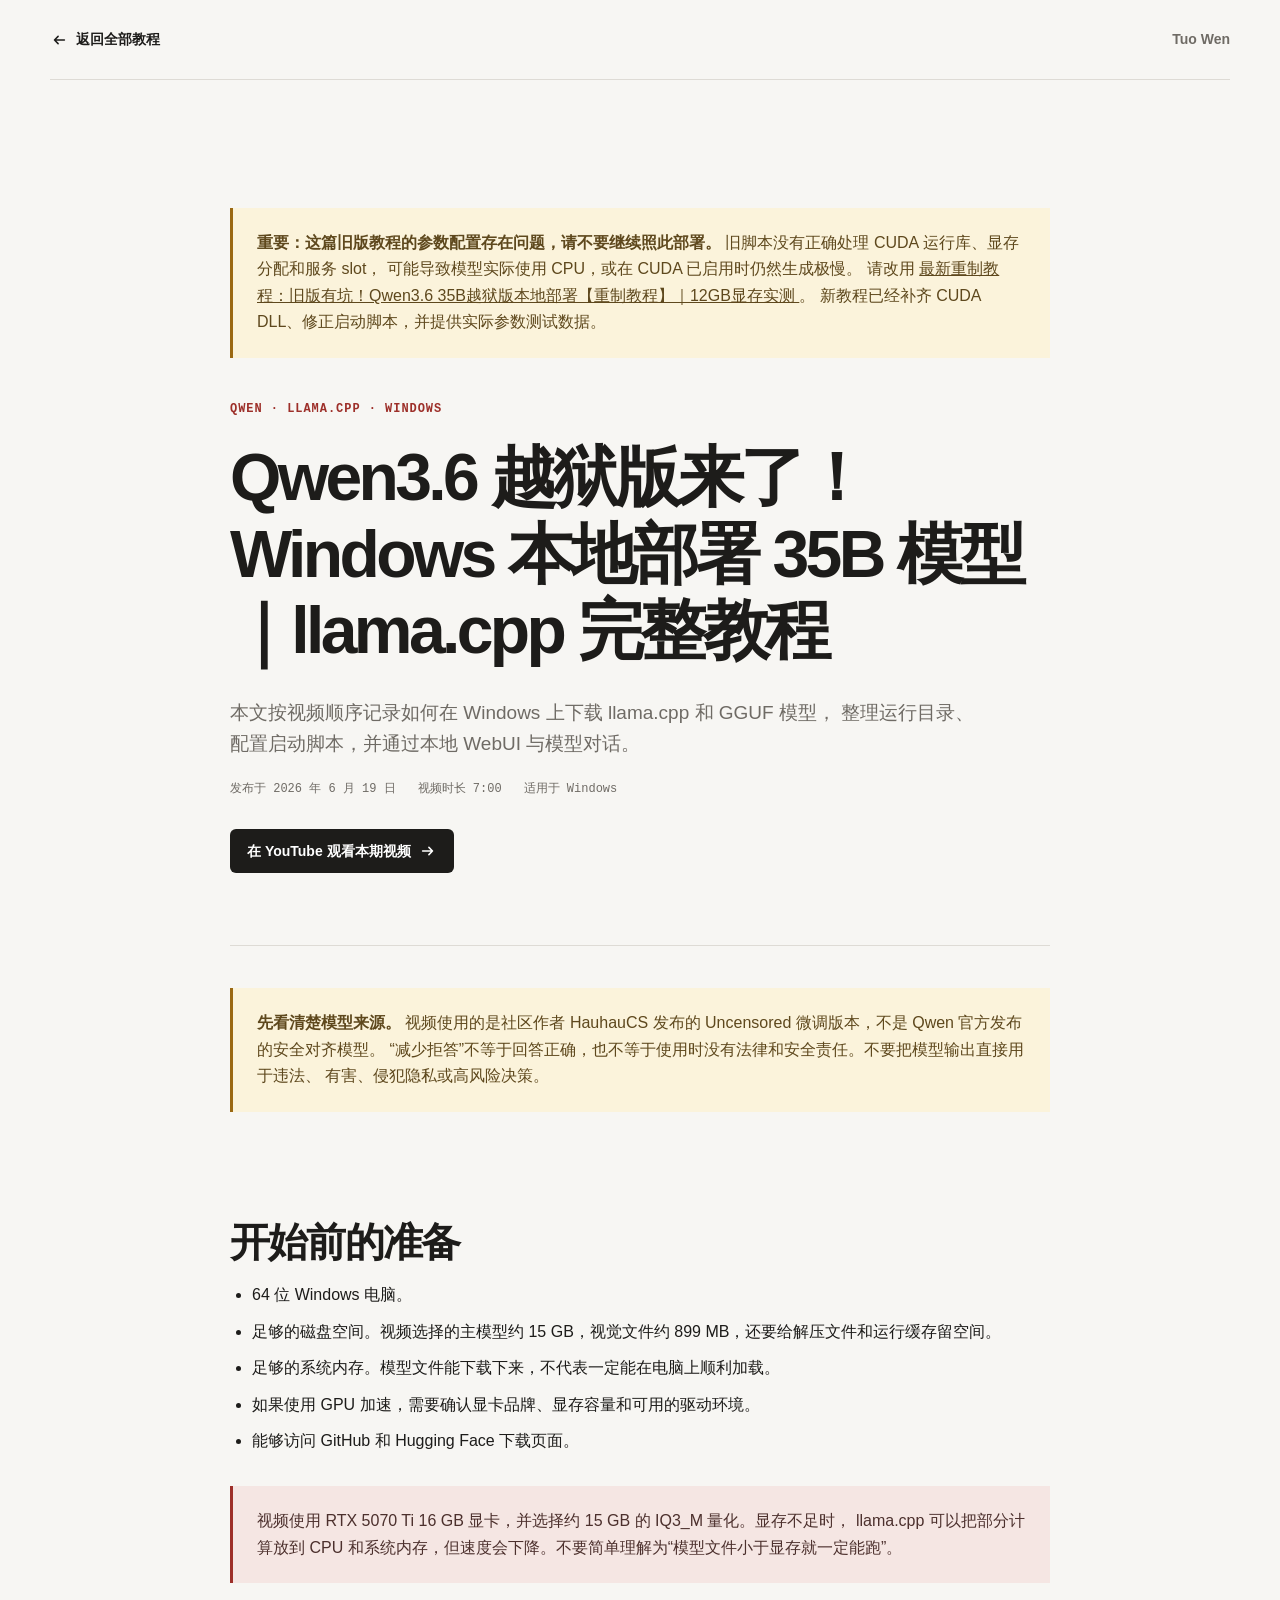
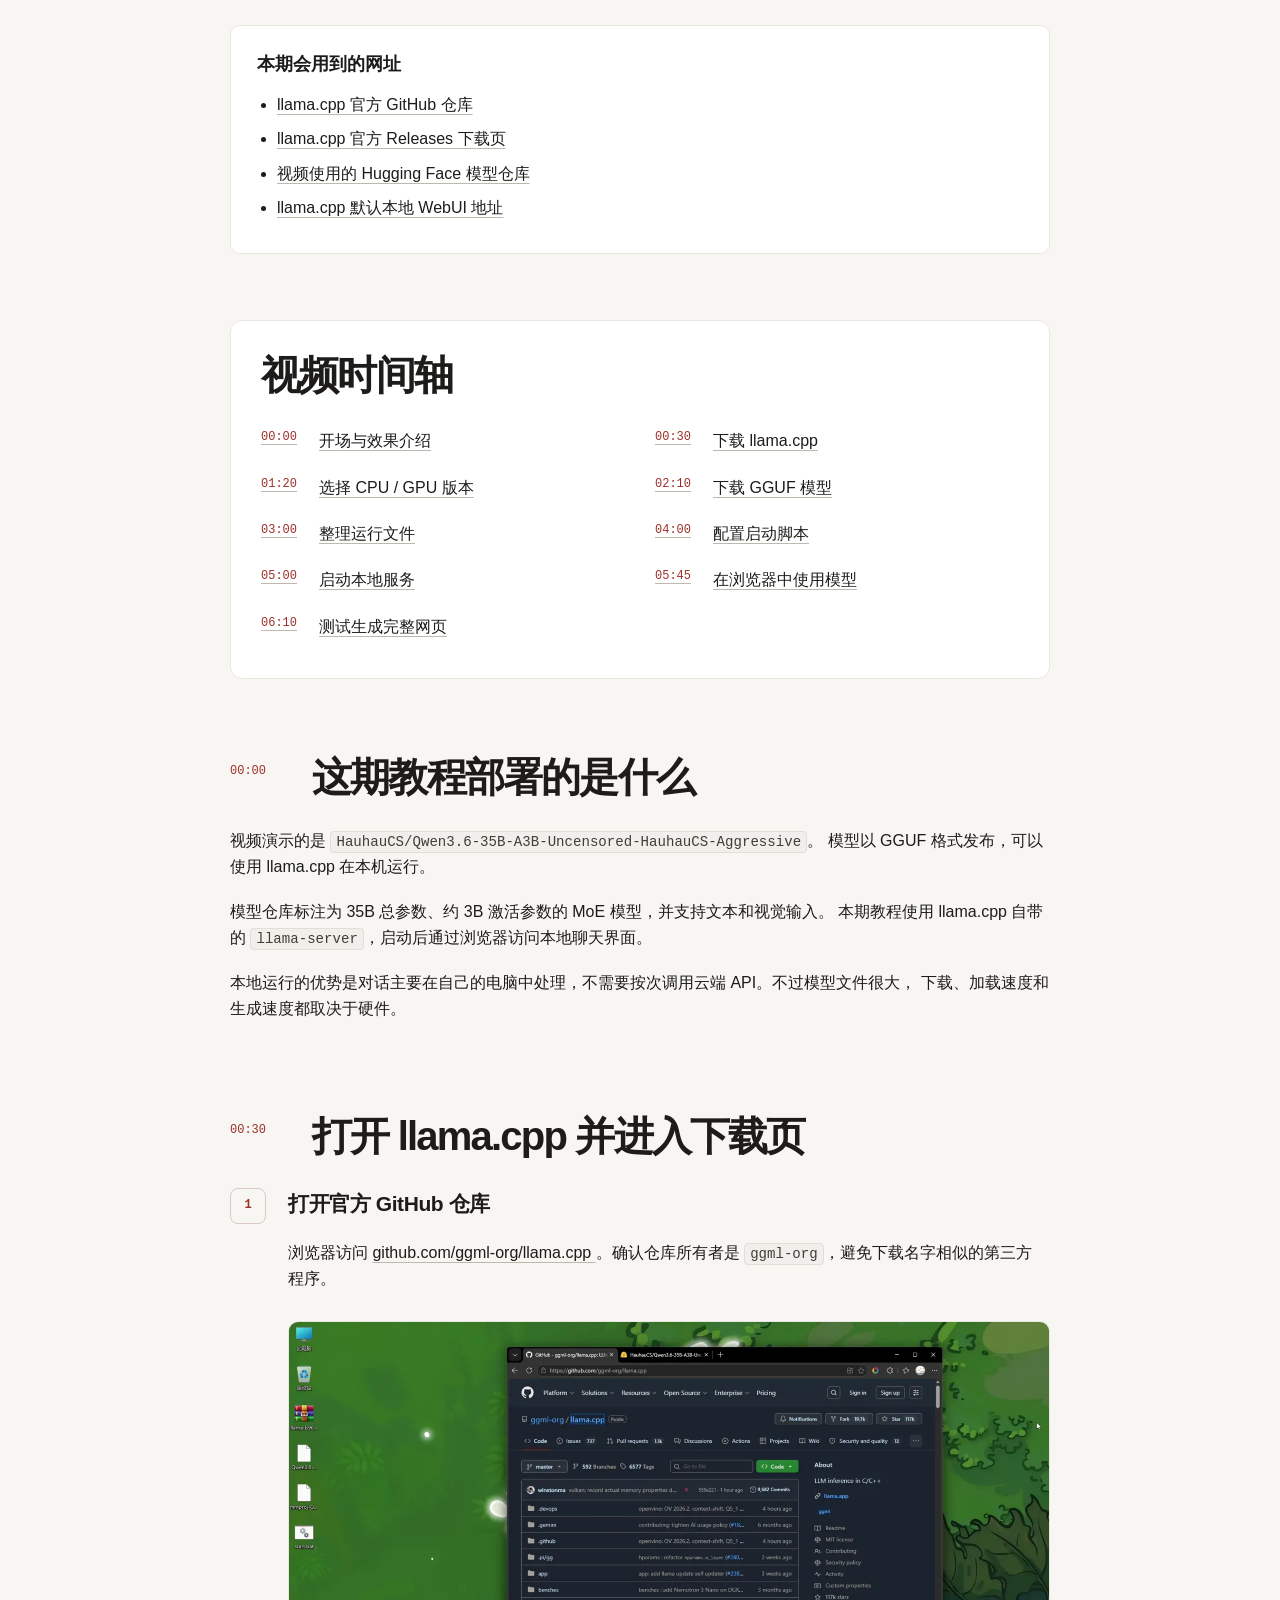
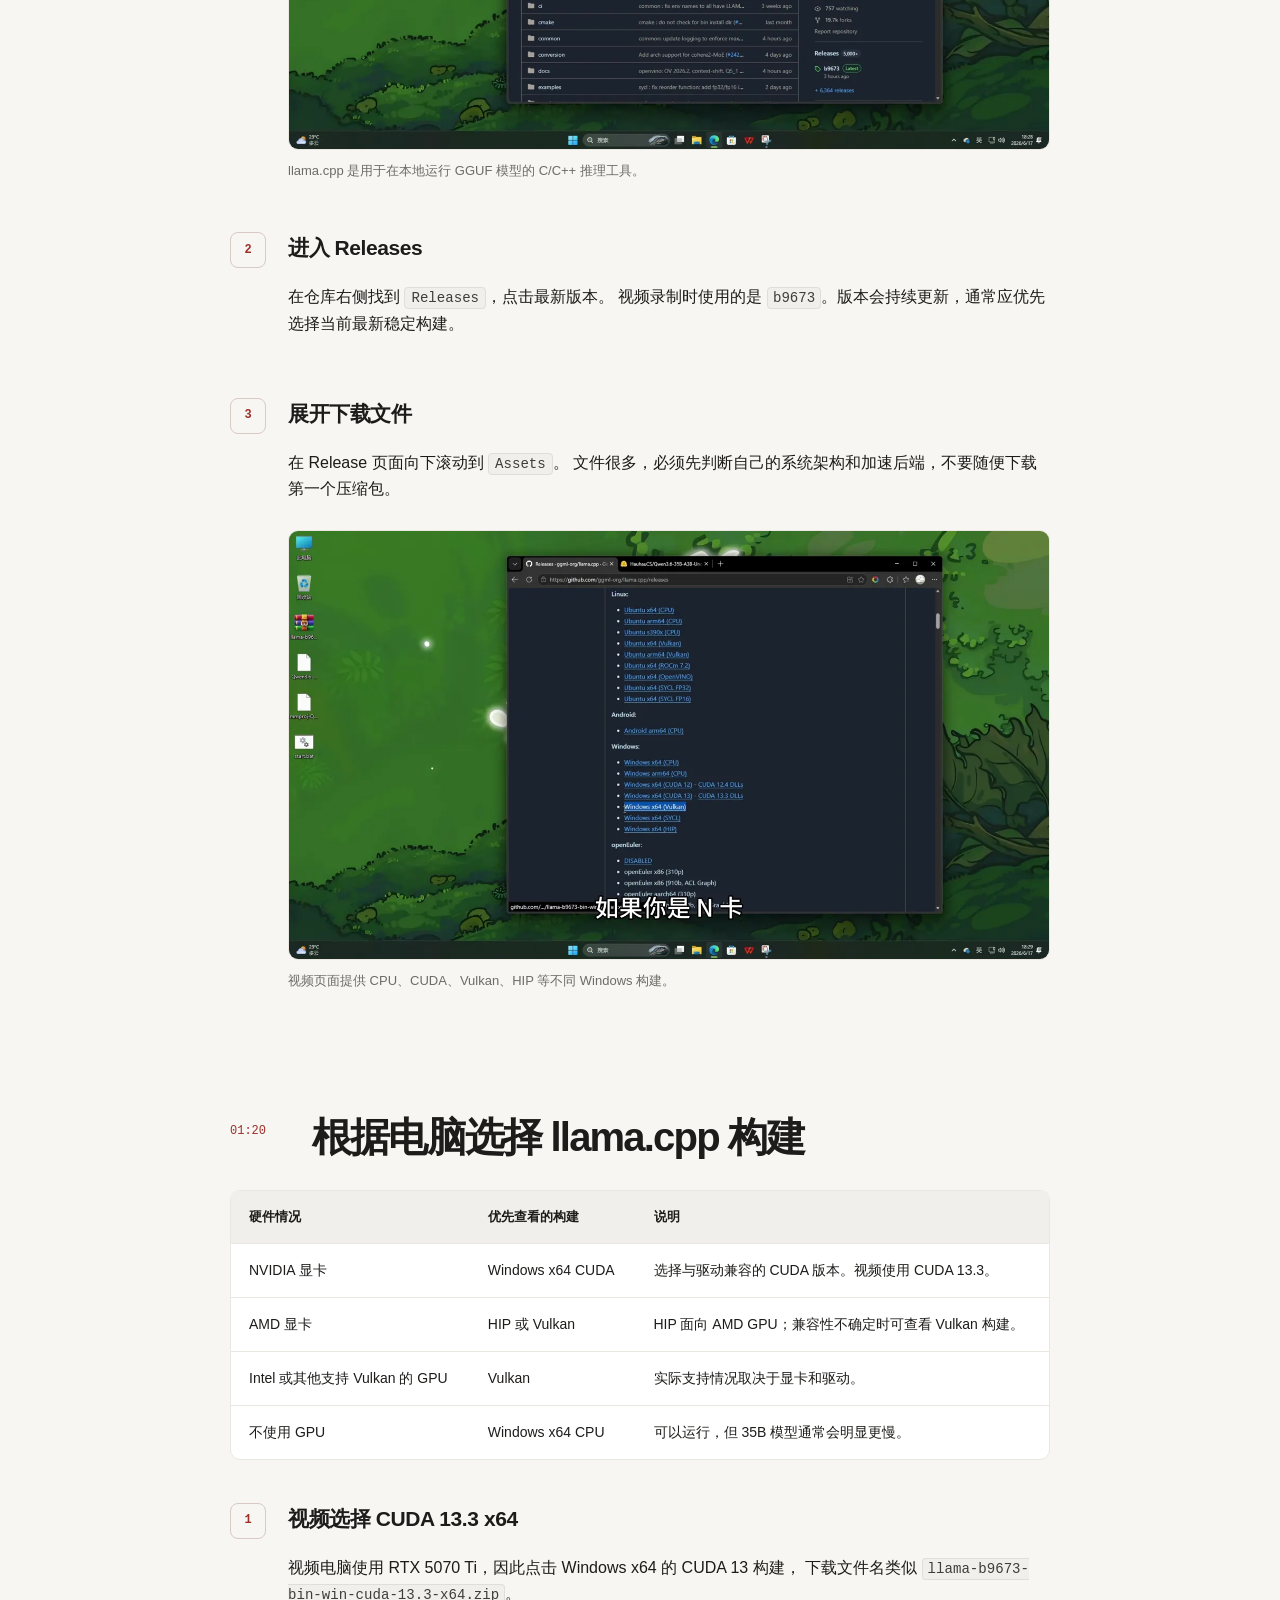
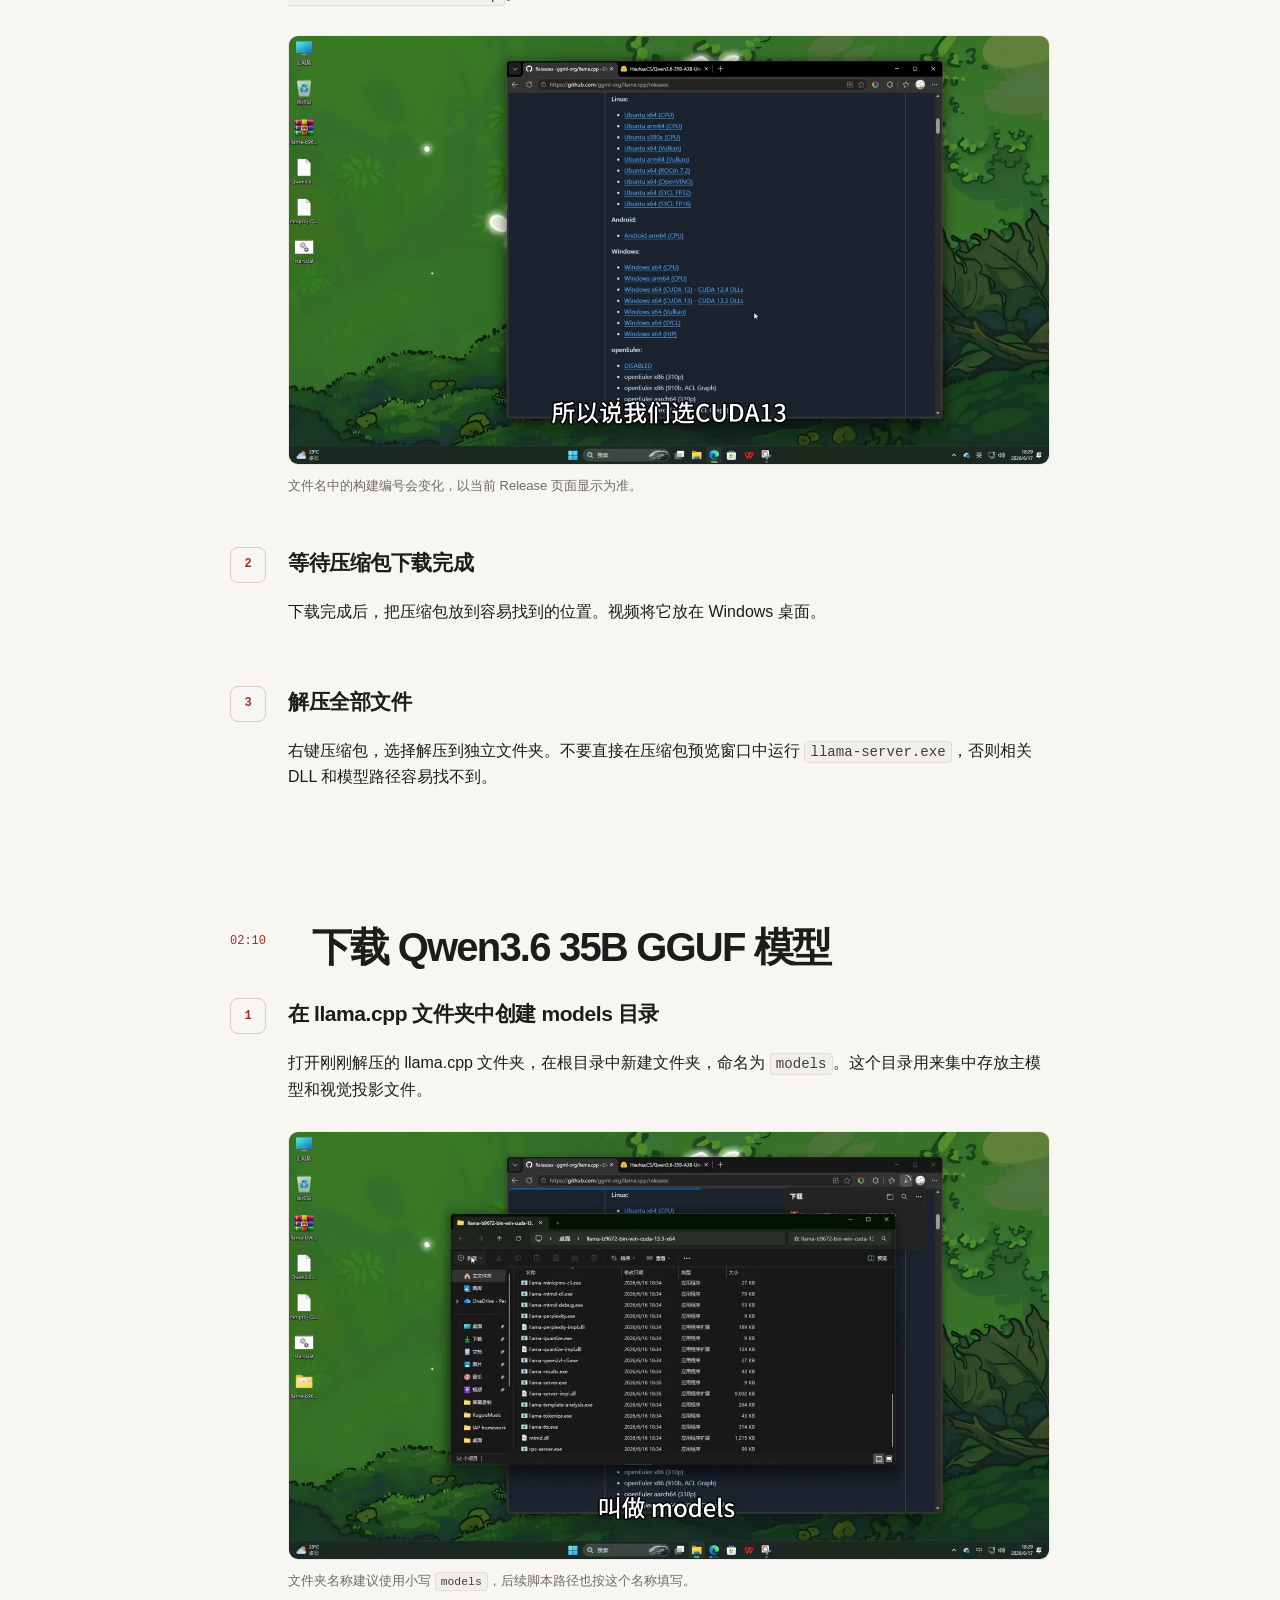
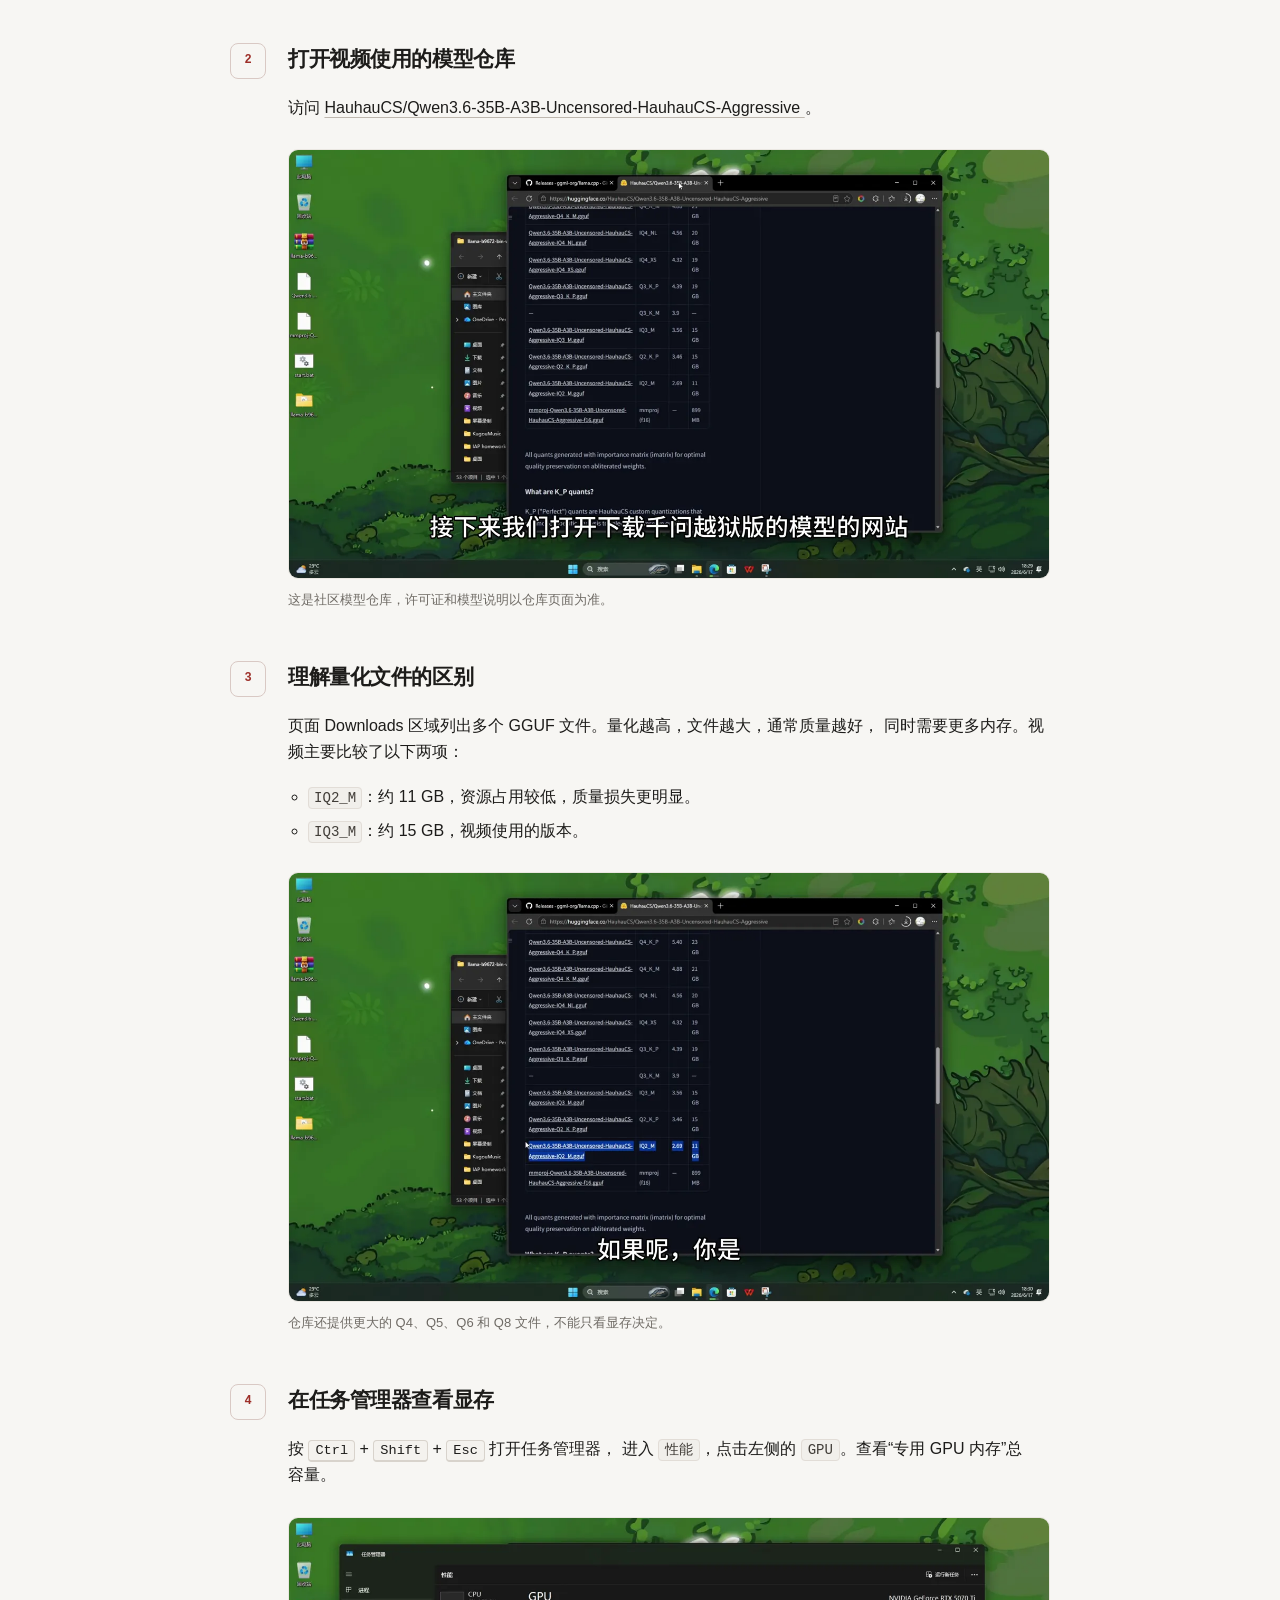
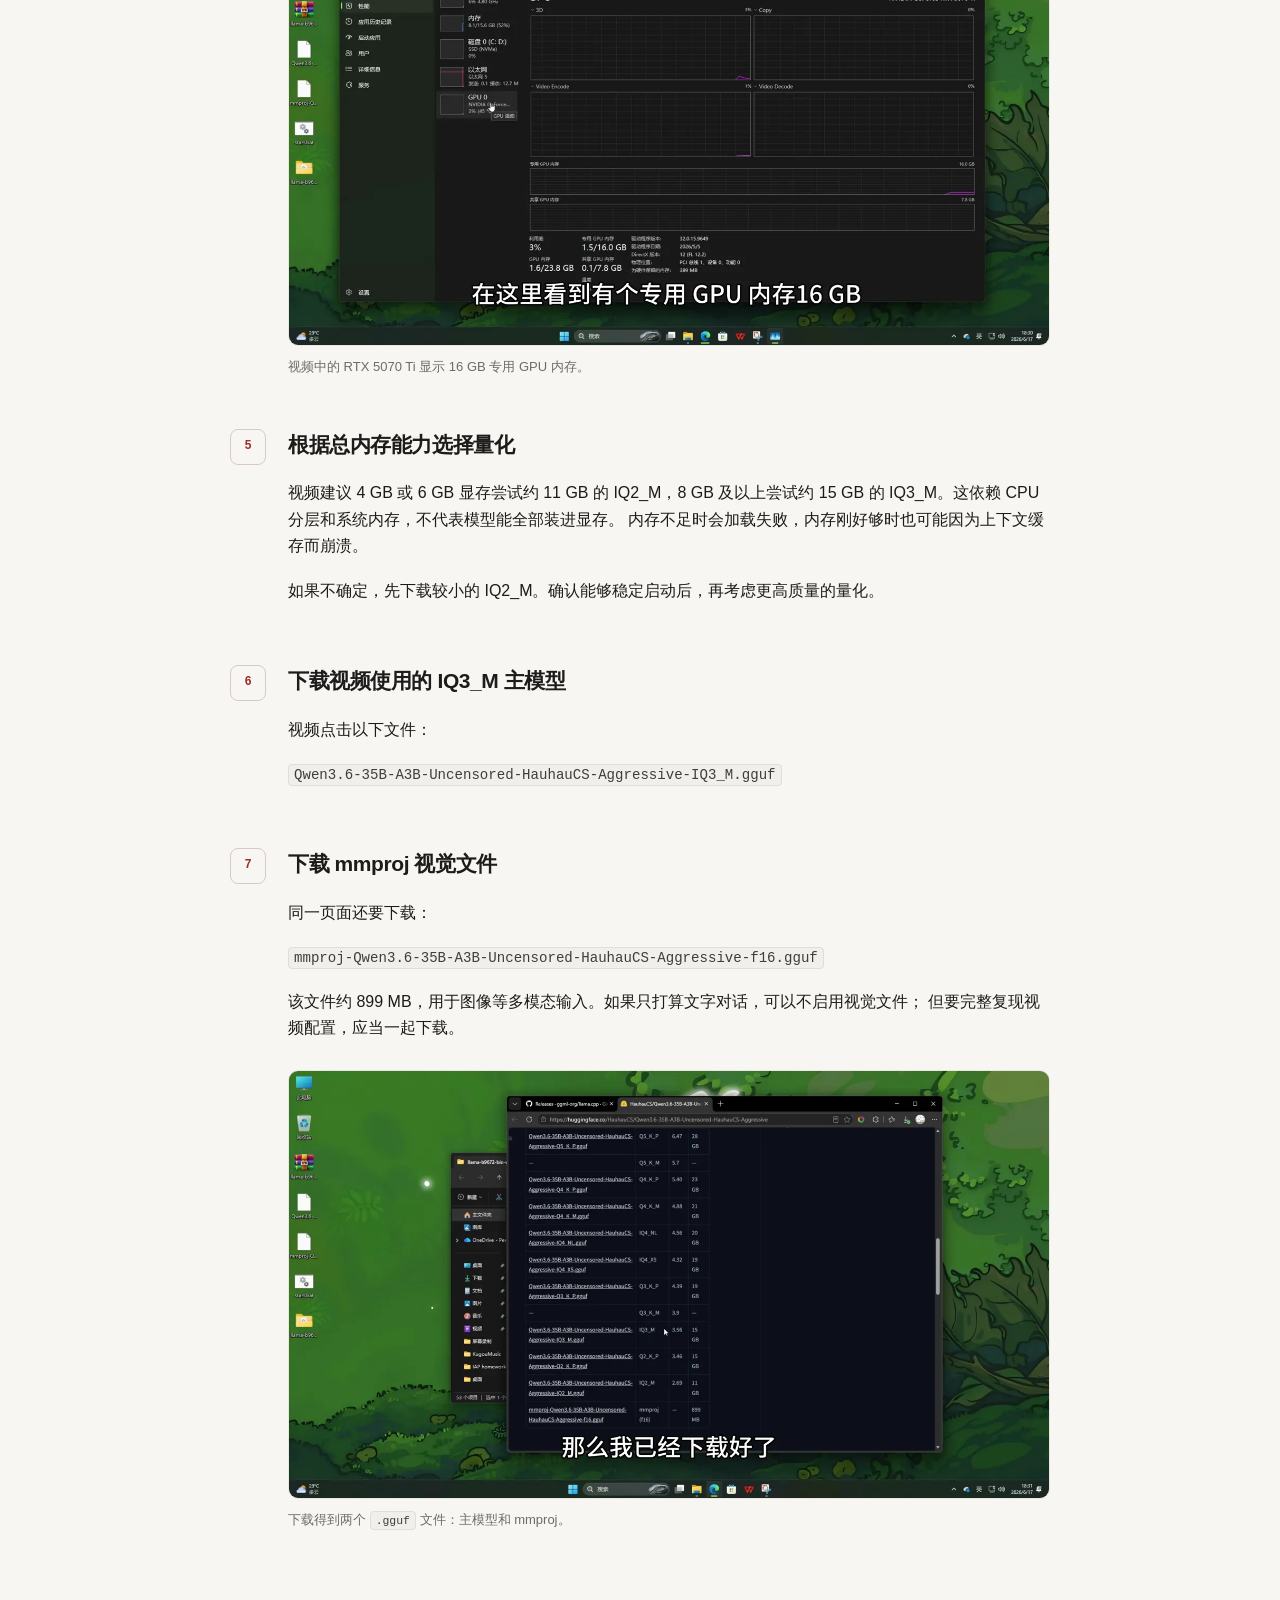
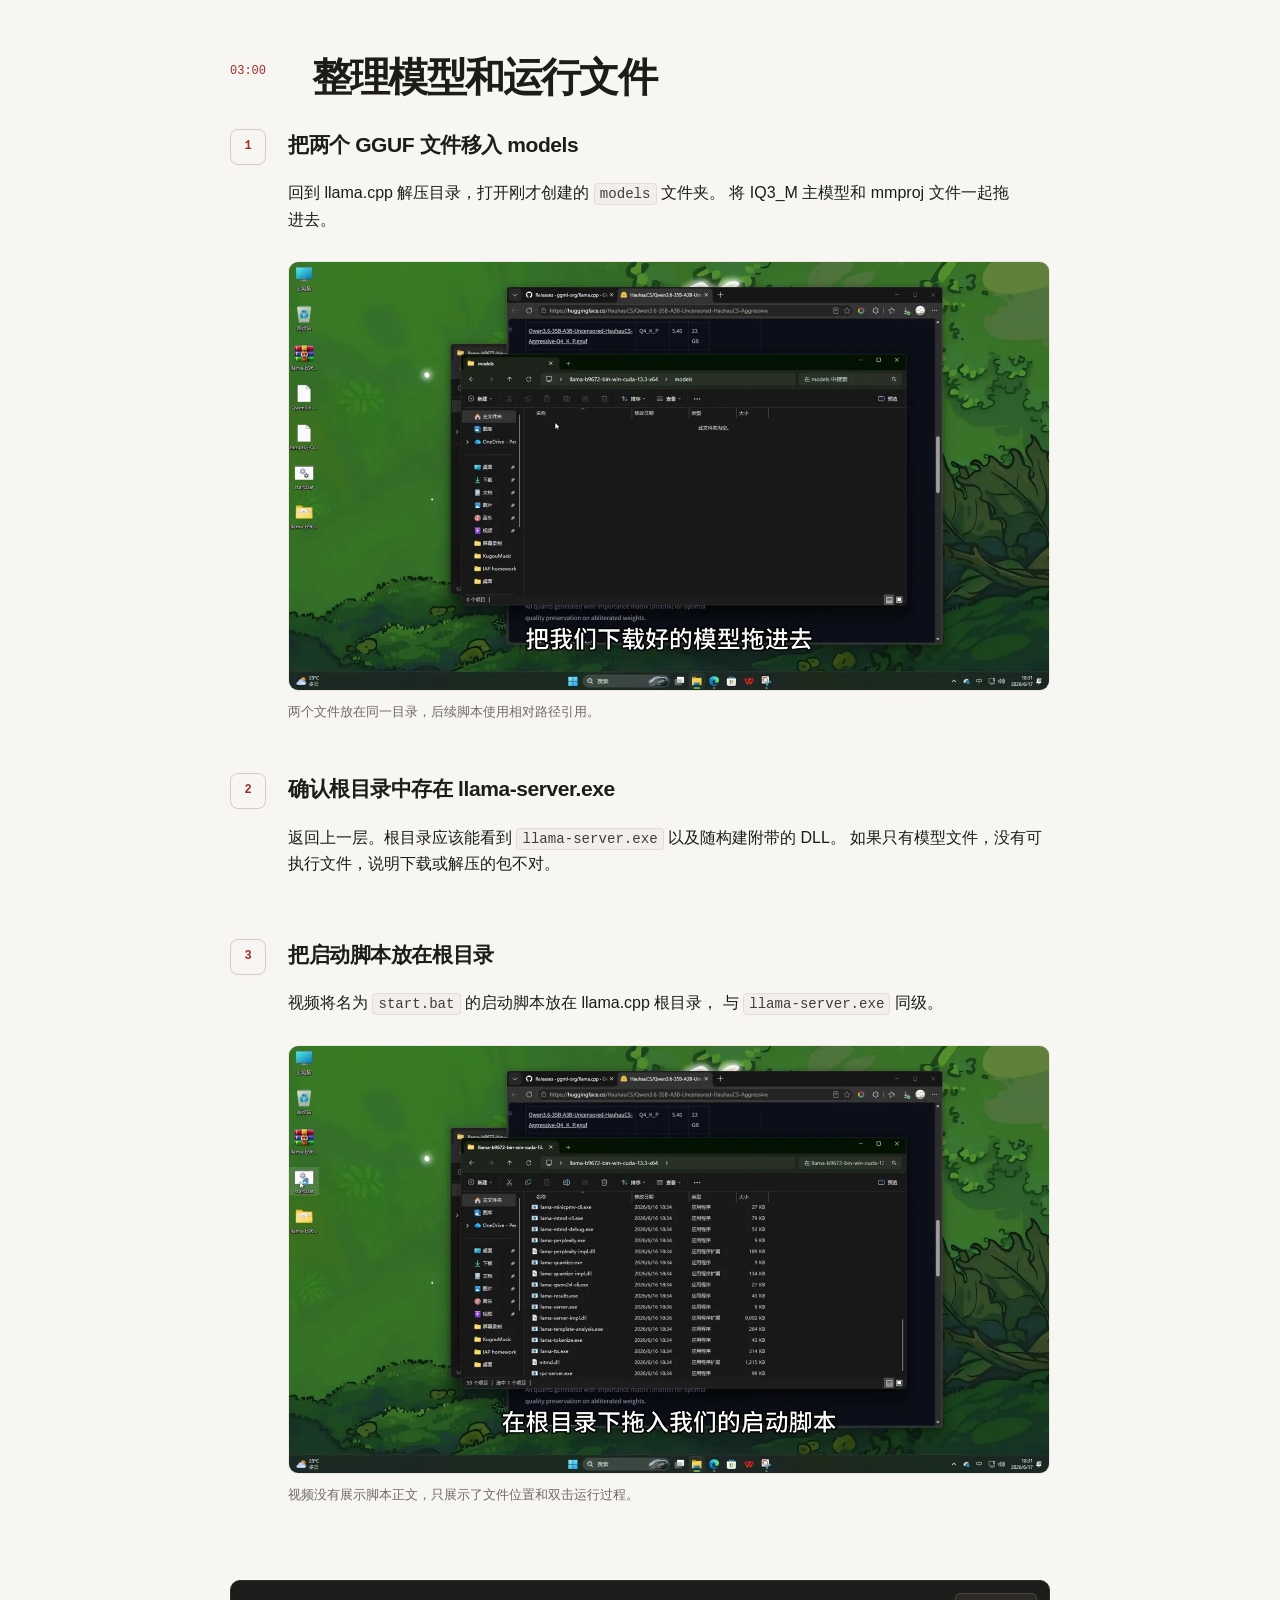
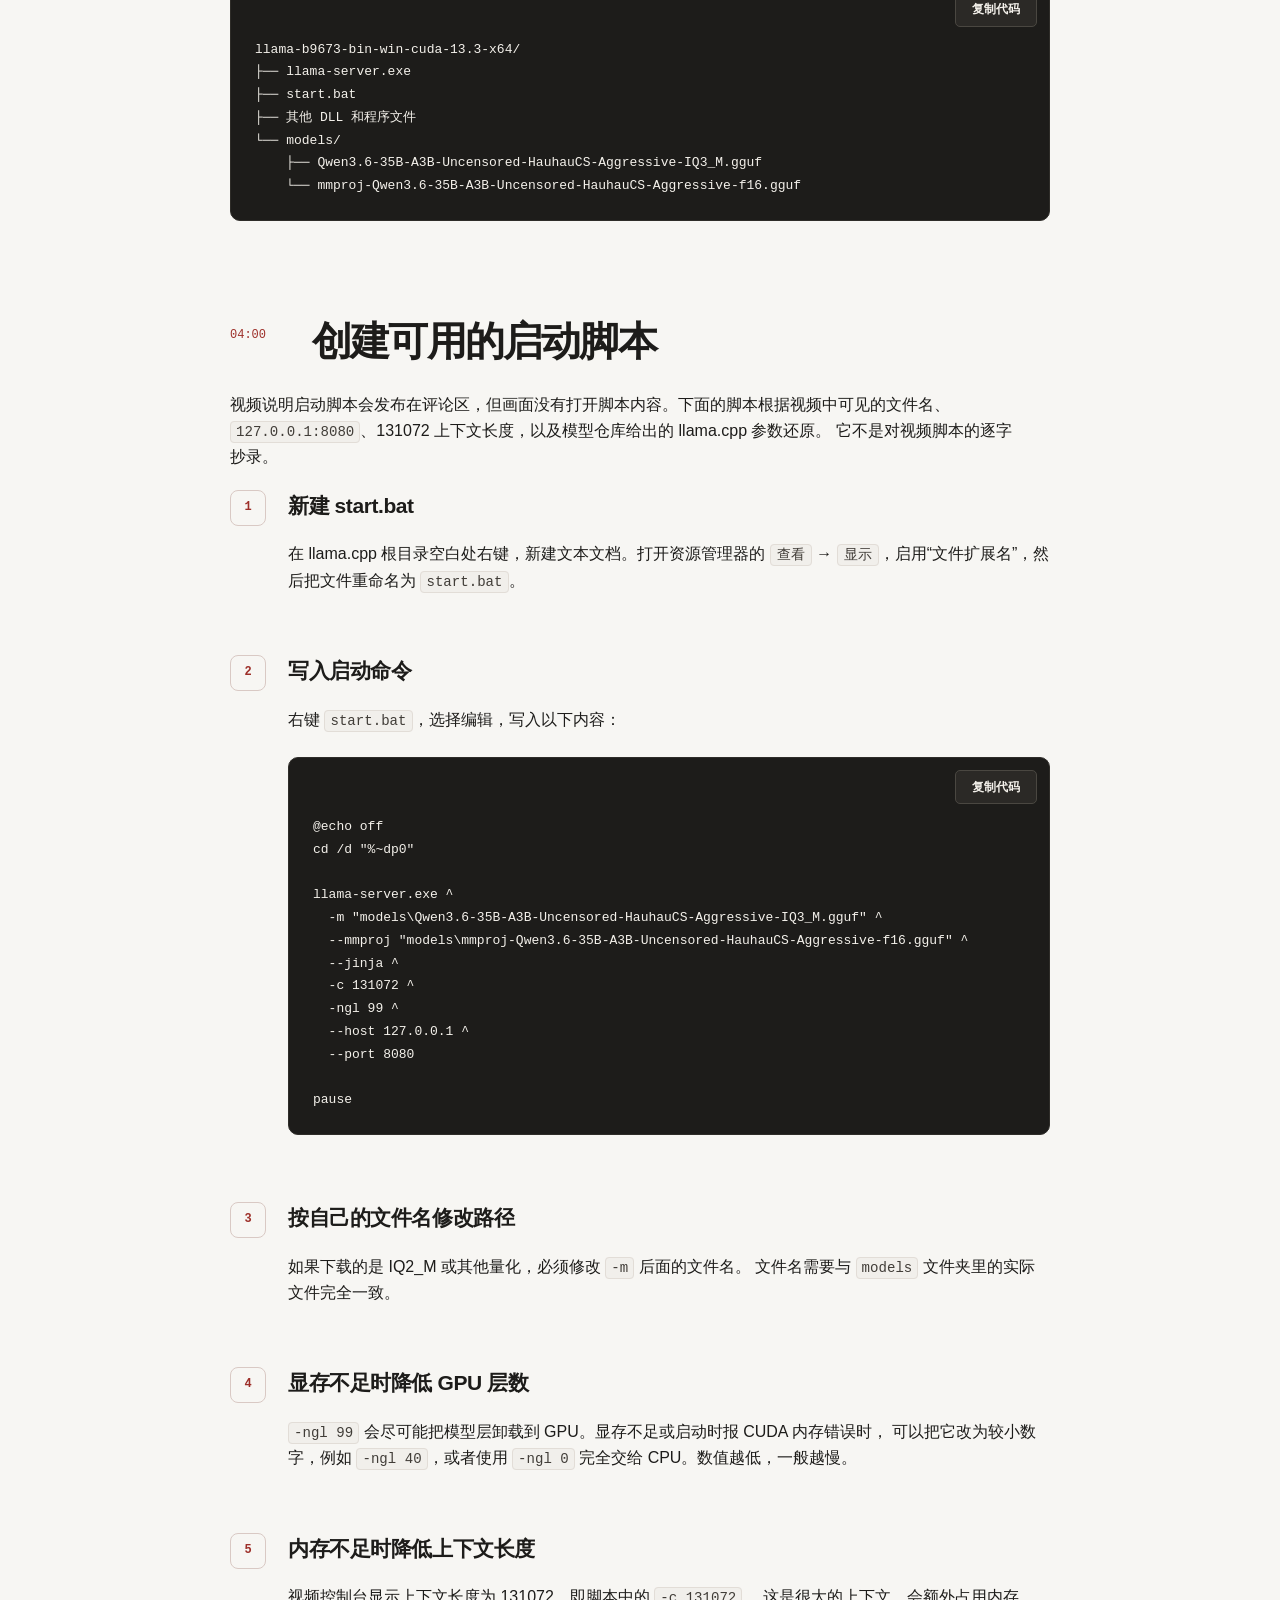
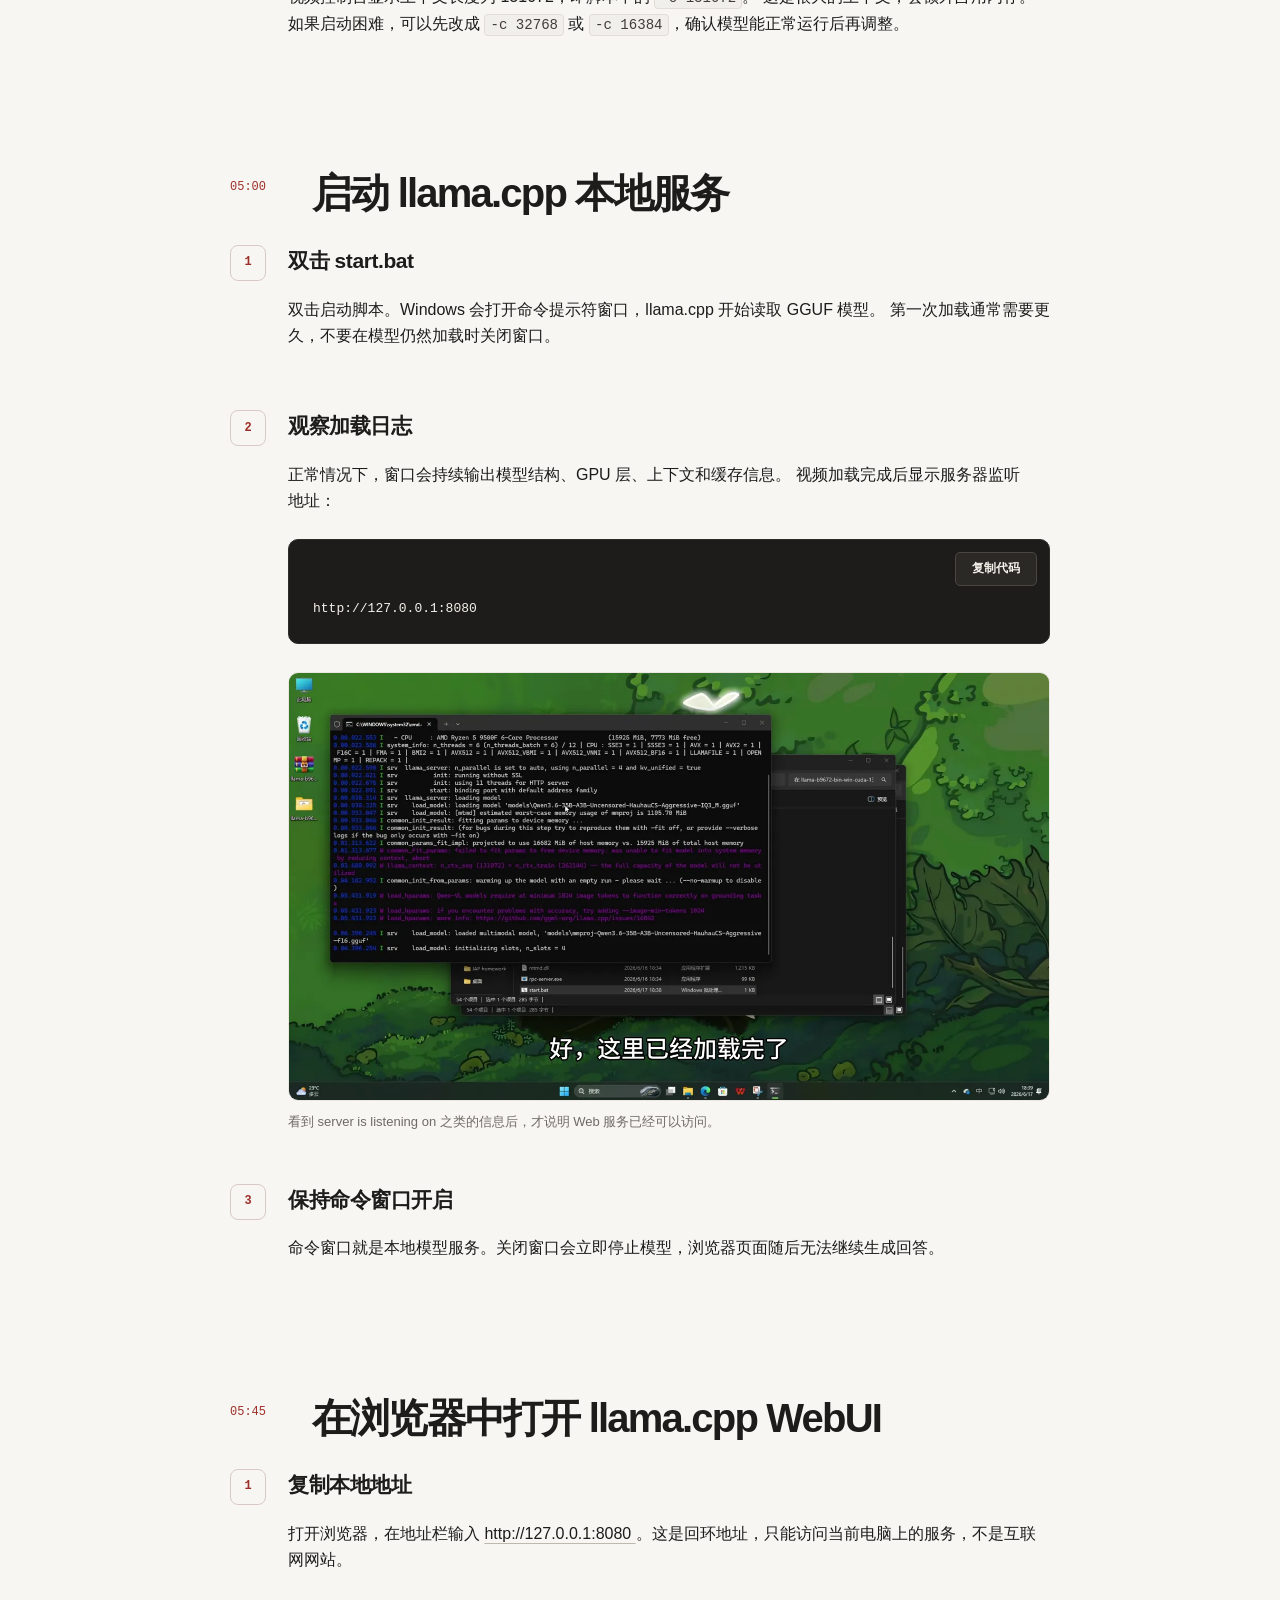
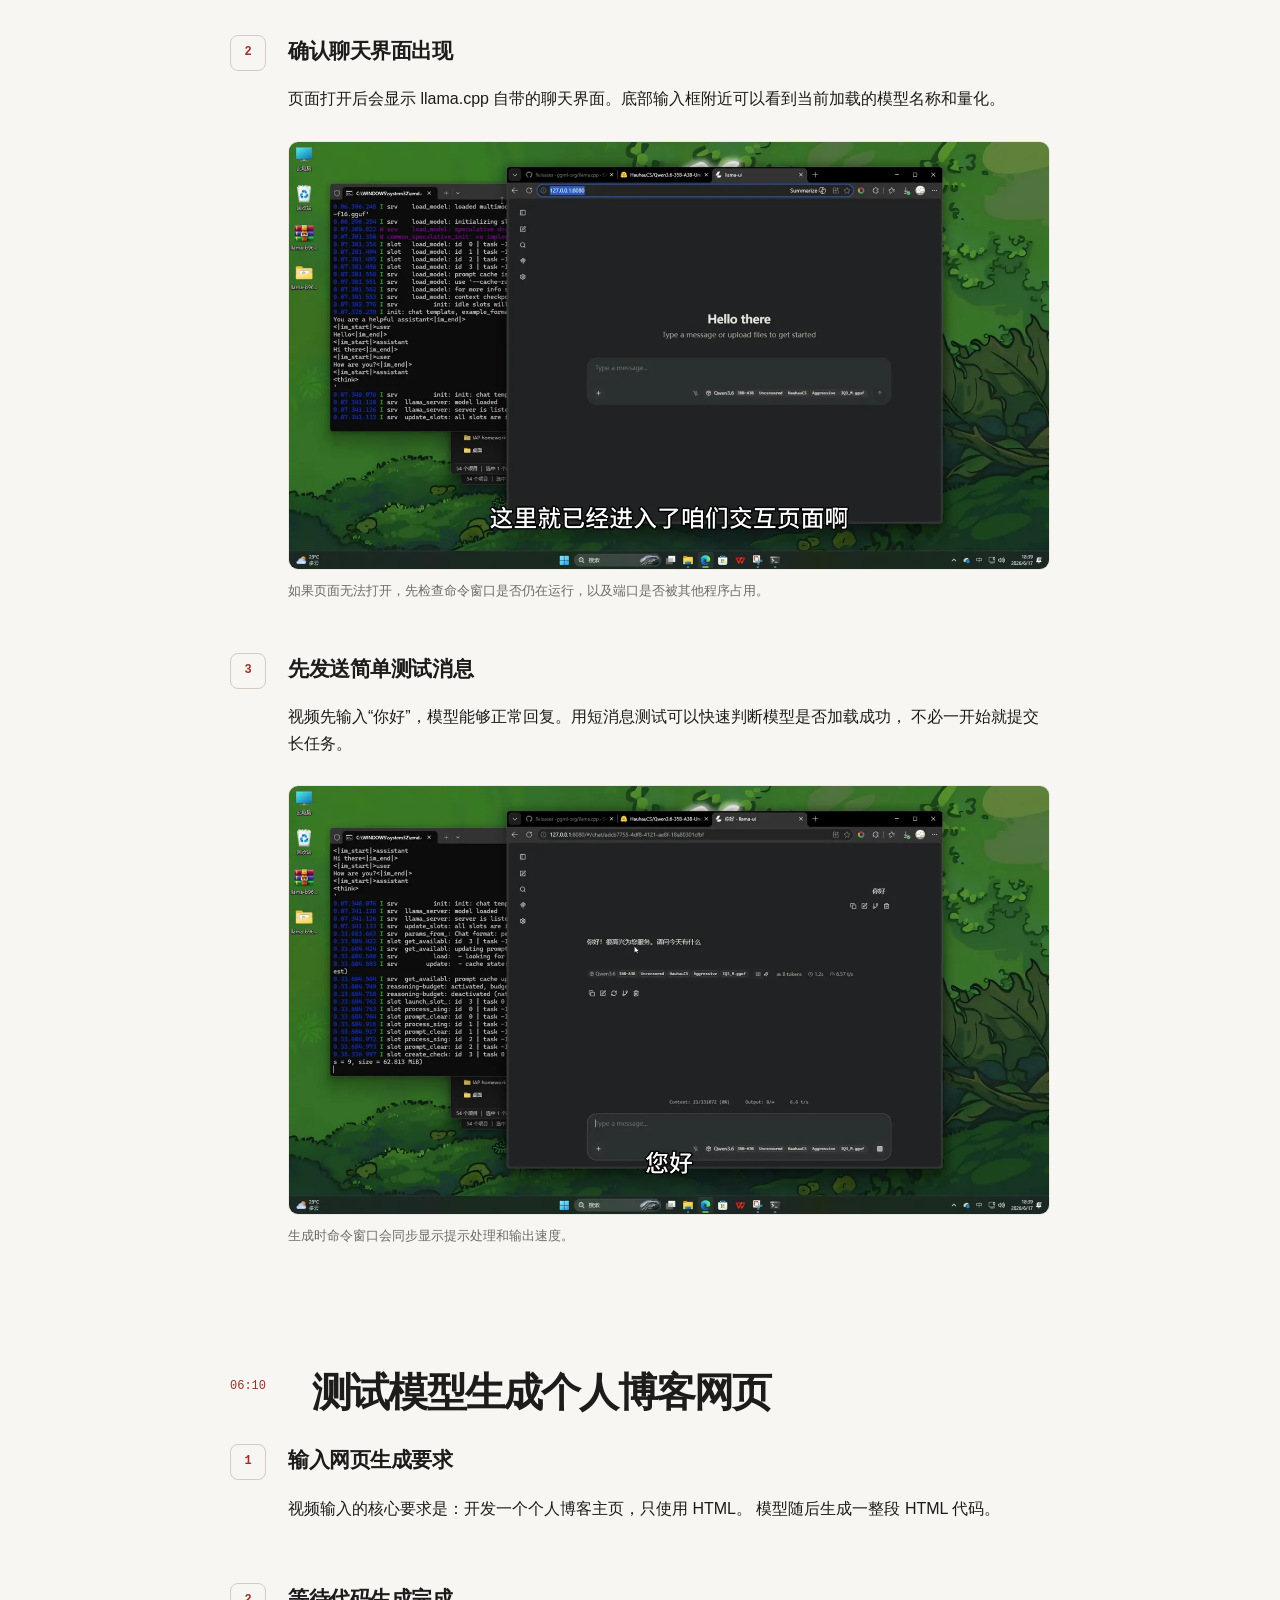
<file: articles/qwen-uncensored-35b-windows-llama-cpp-tutorial/qwen-uncensored-35b-windows-llama-cpp-tutorial.html>
<!doctype html>
<html lang="zh-CN">
  <head>
    <meta charset="utf-8">
    <meta name="viewport" content="width=device-width, initial-scale=1">
    <meta
      name="description"
      content="Qwen3.6 越狱版 Windows 本地部署教程，详细记录 llama.cpp 下载、GGUF 量化选择、模型文件整理、启动脚本配置和 WebUI 使用步骤。"
    >
    <meta name="theme-color" content="#f7f6f3">
    <title>Qwen3.6 越狱版来了！Windows 本地部署 35B 模型｜llama.cpp 完整教程</title>
    <link rel="icon" href="../../assests/images/channel-avatar.jpg" type="image/jpeg">
    <link rel="stylesheet" href="../../assests/css/style.css?v=20260622-2">
    <script src="../../assests/js/code-copy.js" defer></script>
  </head>
  <body>
    <a class="skip-link" href="#article-content">跳到文章正文</a>

    <header class="article-header">
      <a class="back-link" href="../../index.html">
        <svg viewBox="0 0 20 20" aria-hidden="true">
          <path d="M16 10H5M9 6l-4 4 4 4"/>
        </svg>
        返回全部教程
      </a>
      <a
        class="channel-link"
        href="https://www.youtube.com/@TuoWen-0528"
        target="_blank"
        rel="noopener noreferrer"
      >
        Tuo Wen
      </a>
    </header>

    <main class="article-layout" id="article-content">
      <article class="article">
        <div class="warning">
          <strong>重要：这篇旧版教程的参数配置存在问题，请不要继续照此部署。</strong>
          旧脚本没有正确处理 CUDA 运行库、显存分配和服务 slot，
          可能导致模型实际使用 CPU，或在 CUDA 已启用时仍然生成极慢。
          请改用
          <a
            href="../qwen36-35b-uncensored-windows-remake-tutorial/qwen36-35b-uncensored-windows-remake-tutorial.html"
          >
            最新重制教程：旧版有坑！Qwen3.6 35B越狱版本地部署【重制教程】｜12GB显存实测
          </a>。
          新教程已经补齐 CUDA DLL、修正启动脚本，并提供实际参数测试数据。
        </div>

        <header class="article-hero">
          <p class="eyebrow">Qwen · llama.cpp · Windows</p>
          <h1>Qwen3.6 越狱版来了！Windows 本地部署 35B 模型｜llama.cpp 完整教程</h1>
          <p class="article-lead">
            本文按视频顺序记录如何在 Windows 上下载 llama.cpp 和 GGUF 模型，
            整理运行目录、配置启动脚本，并通过本地 WebUI 与模型对话。
          </p>
          <div class="article-meta">
            <span>发布于 2026 年 6 月 19 日</span>
            <span>视频时长 7:00</span>
            <span>适用于 Windows</span>
          </div>
          <a
            class="video-link"
            href="https://www.youtube.com/watch?v=G00d2V3TuX8"
            target="_blank"
            rel="noopener noreferrer"
          >
            在 YouTube 观看本期视频
            <svg viewBox="0 0 20 20" aria-hidden="true">
              <path d="M4 10h11M11 6l4 4-4 4"/>
            </svg>
          </a>
        </header>

        <div class="warning">
          <strong>先看清楚模型来源。</strong>
          视频使用的是社区作者 HauhauCS 发布的 Uncensored 微调版本，不是 Qwen 官方发布的安全对齐模型。
          “减少拒答”不等于回答正确，也不等于使用时没有法律和安全责任。不要把模型输出直接用于违法、
          有害、侵犯隐私或高风险决策。
        </div>

        <section class="article-section" id="preparation">
          <h2>开始前的准备</h2>
          <ul class="check-list">
            <li>64 位 Windows 电脑。</li>
            <li>足够的磁盘空间。视频选择的主模型约 15 GB，视觉文件约 899 MB，还要给解压文件和运行缓存留空间。</li>
            <li>足够的系统内存。模型文件能下载下来，不代表一定能在电脑上顺利加载。</li>
            <li>如果使用 GPU 加速，需要确认显卡品牌、显存容量和可用的驱动环境。</li>
            <li>能够访问 GitHub 和 Hugging Face 下载页面。</li>
          </ul>

          <div class="notice compact">
            视频使用 RTX 5070 Ti 16 GB 显卡，并选择约 15 GB 的 IQ3_M 量化。显存不足时，
            llama.cpp 可以把部分计算放到 CPU 和系统内存，但速度会下降。不要简单理解为“模型文件小于显存就一定能跑”。
          </div>

          <div class="resource-box">
            <h3>本期会用到的网址</h3>
            <ul>
              <li>
                <a href="https://github.com/ggml-org/llama.cpp" target="_blank" rel="noopener noreferrer">
                  llama.cpp 官方 GitHub 仓库
                </a>
              </li>
              <li>
                <a href="https://github.com/ggml-org/llama.cpp/releases" target="_blank" rel="noopener noreferrer">
                  llama.cpp 官方 Releases 下载页
                </a>
              </li>
              <li>
                <a
                  href="https://huggingface.co/HauhauCS/Qwen3.6-35B-A3B-Uncensored-HauhauCS-Aggressive"
                  target="_blank"
                  rel="noopener noreferrer"
                >
                  视频使用的 Hugging Face 模型仓库
                </a>
              </li>
              <li>
                <a href="http://127.0.0.1:8080/" target="_blank" rel="noopener noreferrer">
                  llama.cpp 默认本地 WebUI 地址
                </a>
              </li>
            </ul>
          </div>
        </section>

        <nav class="article-toc" aria-labelledby="toc-title">
          <h2 id="toc-title">视频时间轴</h2>
          <ol>
            <li><a href="#intro"><time>00:00</time>开场与效果介绍</a></li>
            <li><a href="#download-llama"><time>00:30</time>下载 llama.cpp</a></li>
            <li><a href="#select-build"><time>01:20</time>选择 CPU / GPU 版本</a></li>
            <li><a href="#download-model"><time>02:10</time>下载 GGUF 模型</a></li>
            <li><a href="#organize-files"><time>03:00</time>整理运行文件</a></li>
            <li><a href="#script"><time>04:00</time>配置启动脚本</a></li>
            <li><a href="#start-server"><time>05:00</time>启动本地服务</a></li>
            <li><a href="#web-ui"><time>05:45</time>在浏览器中使用模型</a></li>
            <li><a href="#test-code"><time>06:10</time>测试生成完整网页</a></li>
          </ol>
        </nav>

        <section class="article-section" id="intro">
          <div class="section-title-row">
            <span class="timestamp">00:00</span>
            <h2>这期教程部署的是什么</h2>
          </div>
          <p>
            视频演示的是
            <code>HauhauCS/Qwen3.6-35B-A3B-Uncensored-HauhauCS-Aggressive</code>。
            模型以 GGUF 格式发布，可以使用 llama.cpp 在本机运行。
          </p>
          <p>
            模型仓库标注为 35B 总参数、约 3B 激活参数的 MoE 模型，并支持文本和视觉输入。
            本期教程使用 llama.cpp 自带的 <code>llama-server</code>，启动后通过浏览器访问本地聊天界面。
          </p>
          <p>
            本地运行的优势是对话主要在自己的电脑中处理，不需要按次调用云端 API。不过模型文件很大，
            下载、加载速度和生成速度都取决于硬件。
          </p>
        </section>

        <section class="article-section" id="download-llama">
          <div class="section-title-row">
            <span class="timestamp">00:30</span>
            <h2>打开 llama.cpp 并进入下载页</h2>
          </div>

          <ol class="steps">
            <li>
              <h3>打开官方 GitHub 仓库</h3>
              <p>
                浏览器访问
                <a href="https://github.com/ggml-org/llama.cpp" target="_blank" rel="noopener noreferrer">
                  github.com/ggml-org/llama.cpp
                </a>。确认仓库所有者是 <code>ggml-org</code>，避免下载名字相似的第三方程序。
              </p>
              <figure class="article-figure">
                <img
                  src="images/llama-cpp-repository.webp"
                  alt="ggml-org 的 llama.cpp GitHub 仓库页面"
                  width="1440"
                  height="810"
                  loading="lazy"
                >
                <figcaption>llama.cpp 是用于在本地运行 GGUF 模型的 C/C++ 推理工具。</figcaption>
              </figure>
            </li>
            <li>
              <h3>进入 Releases</h3>
              <p>
                在仓库右侧找到 <span class="ui-label">Releases</span>，点击最新版本。
                视频录制时使用的是 <code>b9673</code>。版本会持续更新，通常应优先选择当前最新稳定构建。
              </p>
            </li>
            <li>
              <h3>展开下载文件</h3>
              <p>
                在 Release 页面向下滚动到 <span class="ui-label">Assets</span>。
                文件很多，必须先判断自己的系统架构和加速后端，不要随便下载第一个压缩包。
              </p>
              <figure class="article-figure">
                <img
                  src="images/llama-cpp-release-assets.webp"
                  alt="llama.cpp Release 页面中的 Windows 下载文件列表"
                  width="1440"
                  height="810"
                  loading="lazy"
                >
                <figcaption>视频页面提供 CPU、CUDA、Vulkan、HIP 等不同 Windows 构建。</figcaption>
              </figure>
            </li>
          </ol>
        </section>

        <section class="article-section" id="select-build">
          <div class="section-title-row">
            <span class="timestamp">01:20</span>
            <h2>根据电脑选择 llama.cpp 构建</h2>
          </div>

          <div class="table-wrap">
            <table>
              <thead>
                <tr>
                  <th>硬件情况</th>
                  <th>优先查看的构建</th>
                  <th>说明</th>
                </tr>
              </thead>
              <tbody>
                <tr>
                  <td>NVIDIA 显卡</td>
                  <td>Windows x64 CUDA</td>
                  <td>选择与驱动兼容的 CUDA 版本。视频使用 CUDA 13.3。</td>
                </tr>
                <tr>
                  <td>AMD 显卡</td>
                  <td>HIP 或 Vulkan</td>
                  <td>HIP 面向 AMD GPU；兼容性不确定时可查看 Vulkan 构建。</td>
                </tr>
                <tr>
                  <td>Intel 或其他支持 Vulkan 的 GPU</td>
                  <td>Vulkan</td>
                  <td>实际支持情况取决于显卡和驱动。</td>
                </tr>
                <tr>
                  <td>不使用 GPU</td>
                  <td>Windows x64 CPU</td>
                  <td>可以运行，但 35B 模型通常会明显更慢。</td>
                </tr>
              </tbody>
            </table>
          </div>

          <ol class="steps">
            <li>
              <h3>视频选择 CUDA 13.3 x64</h3>
              <p>
                视频电脑使用 RTX 5070 Ti，因此点击 Windows x64 的 CUDA 13 构建，
                下载文件名类似 <code>llama-b9673-bin-win-cuda-13.3-x64.zip</code>。
              </p>
              <figure class="article-figure">
                <img
                  src="images/cuda-download.webp"
                  alt="llama.cpp CUDA 13.3 Windows x64 构建下载"
                  width="1440"
                  height="810"
                  loading="lazy"
                >
                <figcaption>文件名中的构建编号会变化，以当前 Release 页面显示为准。</figcaption>
              </figure>
            </li>
            <li>
              <h3>等待压缩包下载完成</h3>
              <p>
                下载完成后，把压缩包放到容易找到的位置。视频将它放在 Windows 桌面。
              </p>
            </li>
            <li>
              <h3>解压全部文件</h3>
              <p>
                右键压缩包，选择解压到独立文件夹。不要直接在压缩包预览窗口中运行
                <code>llama-server.exe</code>，否则相关 DLL 和模型路径容易找不到。
              </p>
            </li>
          </ol>
        </section>

        <section class="article-section" id="download-model">
          <div class="section-title-row">
            <span class="timestamp">02:10</span>
            <h2>下载 Qwen3.6 35B GGUF 模型</h2>
          </div>

          <ol class="steps">
            <li>
              <h3>在 llama.cpp 文件夹中创建 models 目录</h3>
              <p>
                打开刚刚解压的 llama.cpp 文件夹，在根目录中新建文件夹，命名为
                <code>models</code>。这个目录用来集中存放主模型和视觉投影文件。
              </p>
              <figure class="article-figure">
                <img
                  src="images/models-folder.webp"
                  alt="在 llama.cpp 解压目录中新建 models 文件夹"
                  width="1440"
                  height="810"
                  loading="lazy"
                >
                <figcaption>文件夹名称建议使用小写 <code>models</code>，后续脚本路径也按这个名称填写。</figcaption>
              </figure>
            </li>
            <li>
              <h3>打开视频使用的模型仓库</h3>
              <p>
                访问
                <a
                  href="https://huggingface.co/HauhauCS/Qwen3.6-35B-A3B-Uncensored-HauhauCS-Aggressive"
                  target="_blank"
                  rel="noopener noreferrer"
                >
                  HauhauCS/Qwen3.6-35B-A3B-Uncensored-HauhauCS-Aggressive
                </a>。
              </p>
              <figure class="article-figure">
                <img
                  src="images/hugging-face-model-page.webp"
                  alt="Hugging Face 上的 Qwen3.6 35B Uncensored 模型页面"
                  width="1440"
                  height="810"
                  loading="lazy"
                >
                <figcaption>这是社区模型仓库，许可证和模型说明以仓库页面为准。</figcaption>
              </figure>
            </li>
            <li>
              <h3>理解量化文件的区别</h3>
              <p>
                页面 Downloads 区域列出多个 GGUF 文件。量化越高，文件越大，通常质量越好，
                同时需要更多内存。视频主要比较了以下两项：
              </p>
              <ul>
                <li><code>IQ2_M</code>：约 11 GB，资源占用较低，质量损失更明显。</li>
                <li><code>IQ3_M</code>：约 15 GB，视频使用的版本。</li>
              </ul>
              <figure class="article-figure">
                <img
                  src="images/quantization-list.webp"
                  alt="模型仓库中不同 GGUF 量化文件及大小"
                  width="1440"
                  height="810"
                  loading="lazy"
                >
                <figcaption>仓库还提供更大的 Q4、Q5、Q6 和 Q8 文件，不能只看显存决定。</figcaption>
              </figure>
            </li>
            <li>
              <h3>在任务管理器查看显存</h3>
              <p>
                按 <kbd>Ctrl</kbd> + <kbd>Shift</kbd> + <kbd>Esc</kbd> 打开任务管理器，
                进入 <span class="ui-label">性能</span>，点击左侧的
                <span class="ui-label">GPU</span>。查看“专用 GPU 内存”总容量。
              </p>
              <figure class="article-figure">
                <img
                  src="images/gpu-memory.webp"
                  alt="Windows 任务管理器显示 RTX 5070 Ti 和 16 GB 专用 GPU 内存"
                  width="1440"
                  height="810"
                  loading="lazy"
                >
                <figcaption>视频中的 RTX 5070 Ti 显示 16 GB 专用 GPU 内存。</figcaption>
              </figure>
            </li>
            <li>
              <h3>根据总内存能力选择量化</h3>
              <p>
                视频建议 4 GB 或 6 GB 显存尝试约 11 GB 的 IQ2_M，8 GB 及以上尝试约
                15 GB 的 IQ3_M。这依赖 CPU 分层和系统内存，不代表模型能全部装进显存。
                内存不足时会加载失败，内存刚好够时也可能因为上下文缓存而崩溃。
              </p>
              <p>
                如果不确定，先下载较小的 IQ2_M。确认能够稳定启动后，再考虑更高质量的量化。
              </p>
            </li>
            <li>
              <h3>下载视频使用的 IQ3_M 主模型</h3>
              <p>
                视频点击以下文件：
              </p>
              <p class="long-code">
                <code>Qwen3.6-35B-A3B-Uncensored-HauhauCS-Aggressive-IQ3_M.gguf</code>
              </p>
            </li>
            <li>
              <h3>下载 mmproj 视觉文件</h3>
              <p>
                同一页面还要下载：
              </p>
              <p class="long-code">
                <code>mmproj-Qwen3.6-35B-A3B-Uncensored-HauhauCS-Aggressive-f16.gguf</code>
              </p>
              <p>
                该文件约 899 MB，用于图像等多模态输入。如果只打算文字对话，可以不启用视觉文件；
                但要完整复现视频配置，应当一起下载。
              </p>
              <figure class="article-figure">
                <img
                  src="images/model-downloads.webp"
                  alt="Hugging Face 模型文件列表中的 IQ3_M 与 mmproj 文件"
                  width="1440"
                  height="810"
                  loading="lazy"
                >
                <figcaption>下载得到两个 <code>.gguf</code> 文件：主模型和 mmproj。</figcaption>
              </figure>
            </li>
          </ol>
        </section>

        <section class="article-section" id="organize-files">
          <div class="section-title-row">
            <span class="timestamp">03:00</span>
            <h2>整理模型和运行文件</h2>
          </div>

          <ol class="steps">
            <li>
              <h3>把两个 GGUF 文件移入 models</h3>
              <p>
                回到 llama.cpp 解压目录，打开刚才创建的 <code>models</code> 文件夹。
                将 IQ3_M 主模型和 mmproj 文件一起拖进去。
              </p>
              <figure class="article-figure">
                <img
                  src="images/model-files-folder.webp"
                  alt="models 文件夹中放入主模型和 mmproj 文件"
                  width="1440"
                  height="810"
                  loading="lazy"
                >
                <figcaption>两个文件放在同一目录，后续脚本使用相对路径引用。</figcaption>
              </figure>
            </li>
            <li>
              <h3>确认根目录中存在 llama-server.exe</h3>
              <p>
                返回上一层。根目录应该能看到 <code>llama-server.exe</code> 以及随构建附带的 DLL。
                如果只有模型文件，没有可执行文件，说明下载或解压的包不对。
              </p>
            </li>
            <li>
              <h3>把启动脚本放在根目录</h3>
              <p>
                视频将名为 <code>start.bat</code> 的启动脚本放在 llama.cpp 根目录，
                与 <code>llama-server.exe</code> 同级。
              </p>
              <figure class="article-figure">
                <img
                  src="images/start-script.webp"
                  alt="llama.cpp 根目录中的 start.bat 启动脚本"
                  width="1440"
                  height="810"
                  loading="lazy"
                >
                <figcaption>视频没有展示脚本正文，只展示了文件位置和双击运行过程。</figcaption>
              </figure>
            </li>
          </ol>

          <div class="folder-tree" aria-label="推荐的文件夹结构">
            <pre class="code-block"><code>llama-b9673-bin-win-cuda-13.3-x64/
├── llama-server.exe
├── start.bat
├── 其他 DLL 和程序文件
└── models/
    ├── Qwen3.6-35B-A3B-Uncensored-HauhauCS-Aggressive-IQ3_M.gguf
    └── mmproj-Qwen3.6-35B-A3B-Uncensored-HauhauCS-Aggressive-f16.gguf</code></pre>
          </div>
        </section>

        <section class="article-section" id="script">
          <div class="section-title-row">
            <span class="timestamp">04:00</span>
            <h2>创建可用的启动脚本</h2>
          </div>

          <p>
            视频说明启动脚本会发布在评论区，但画面没有打开脚本内容。下面的脚本根据视频中可见的文件名、
            <code>127.0.0.1:8080</code>、131072 上下文长度，以及模型仓库给出的 llama.cpp 参数还原。
            它不是对视频脚本的逐字抄录。
          </p>

          <ol class="steps">
            <li>
              <h3>新建 start.bat</h3>
              <p>
                在 llama.cpp 根目录空白处右键，新建文本文档。打开资源管理器的
                <span class="ui-label">查看</span> →
                <span class="ui-label">显示</span>，启用“文件扩展名”，然后把文件重命名为
                <code>start.bat</code>。
              </p>
            </li>
            <li>
              <h3>写入启动命令</h3>
              <p>
                右键 <code>start.bat</code>，选择编辑，写入以下内容：
              </p>
              <pre class="code-block"><code>@echo off
cd /d "%~dp0"

llama-server.exe ^
  -m "models\Qwen3.6-35B-A3B-Uncensored-HauhauCS-Aggressive-IQ3_M.gguf" ^
  --mmproj "models\mmproj-Qwen3.6-35B-A3B-Uncensored-HauhauCS-Aggressive-f16.gguf" ^
  --jinja ^
  -c 131072 ^
  -ngl 99 ^
  --host 127.0.0.1 ^
  --port 8080

pause</code></pre>
            </li>
            <li>
              <h3>按自己的文件名修改路径</h3>
              <p>
                如果下载的是 IQ2_M 或其他量化，必须修改 <code>-m</code> 后面的文件名。
                文件名需要与 <code>models</code> 文件夹里的实际文件完全一致。
              </p>
            </li>
            <li>
              <h3>显存不足时降低 GPU 层数</h3>
              <p>
                <code>-ngl 99</code> 会尽可能把模型层卸载到 GPU。显存不足或启动时报 CUDA 内存错误时，
                可以把它改为较小数字，例如 <code>-ngl 40</code>，或者使用
                <code>-ngl 0</code> 完全交给 CPU。数值越低，一般越慢。
              </p>
            </li>
            <li>
              <h3>内存不足时降低上下文长度</h3>
              <p>
                视频控制台显示上下文长度为 131072，即脚本中的 <code>-c 131072</code>。
                这是很大的上下文，会额外占用内存。如果启动困难，可以先改成
                <code>-c 32768</code> 或 <code>-c 16384</code>，确认模型能正常运行后再调整。
              </p>
            </li>
          </ol>
        </section>

        <section class="article-section" id="start-server">
          <div class="section-title-row">
            <span class="timestamp">05:00</span>
            <h2>启动 llama.cpp 本地服务</h2>
          </div>

          <ol class="steps">
            <li>
              <h3>双击 start.bat</h3>
              <p>
                双击启动脚本。Windows 会打开命令提示符窗口，llama.cpp 开始读取 GGUF 模型。
                第一次加载通常需要更久，不要在模型仍然加载时关闭窗口。
              </p>
            </li>
            <li>
              <h3>观察加载日志</h3>
              <p>
                正常情况下，窗口会持续输出模型结构、GPU 层、上下文和缓存信息。
                视频加载完成后显示服务器监听地址：
              </p>
              <pre class="code-block"><code>http://127.0.0.1:8080</code></pre>
              <figure class="article-figure">
                <img
                  src="images/server-loaded.webp"
                  alt="llama-server 命令窗口显示模型加载完成并监听 127.0.0.1:8080"
                  width="1440"
                  height="810"
                  loading="lazy"
                >
                <figcaption>看到 server is listening on 之类的信息后，才说明 Web 服务已经可以访问。</figcaption>
              </figure>
            </li>
            <li>
              <h3>保持命令窗口开启</h3>
              <p>
                命令窗口就是本地模型服务。关闭窗口会立即停止模型，浏览器页面随后无法继续生成回答。
              </p>
            </li>
          </ol>
        </section>

        <section class="article-section" id="web-ui">
          <div class="section-title-row">
            <span class="timestamp">05:45</span>
            <h2>在浏览器中打开 llama.cpp WebUI</h2>
          </div>

          <ol class="steps">
            <li>
              <h3>复制本地地址</h3>
              <p>
                打开浏览器，在地址栏输入
                <a href="http://127.0.0.1:8080/" target="_blank" rel="noopener noreferrer">
                  http://127.0.0.1:8080
                </a>。这是回环地址，只能访问当前电脑上的服务，不是互联网网站。
              </p>
            </li>
            <li>
              <h3>确认聊天界面出现</h3>
              <p>
                页面打开后会显示 llama.cpp 自带的聊天界面。底部输入框附近可以看到当前加载的模型名称和量化。
              </p>
              <figure class="article-figure">
                <img
                  src="images/llama-web-ui.webp"
                  alt="浏览器打开 llama.cpp 本地 WebUI"
                  width="1440"
                  height="810"
                  loading="lazy"
                >
                <figcaption>如果页面无法打开，先检查命令窗口是否仍在运行，以及端口是否被其他程序占用。</figcaption>
              </figure>
            </li>
            <li>
              <h3>先发送简单测试消息</h3>
              <p>
                视频先输入“你好”，模型能够正常回复。用短消息测试可以快速判断模型是否加载成功，
                不必一开始就提交长任务。
              </p>
              <figure class="article-figure">
                <img
                  src="images/model-response.webp"
                  alt="Qwen 模型在本地 WebUI 中回复你好"
                  width="1440"
                  height="810"
                  loading="lazy"
                >
                <figcaption>生成时命令窗口会同步显示提示处理和输出速度。</figcaption>
              </figure>
            </li>
          </ol>
        </section>

        <section class="article-section" id="test-code">
          <div class="section-title-row">
            <span class="timestamp">06:10</span>
            <h2>测试模型生成个人博客网页</h2>
          </div>

          <ol class="steps">
            <li>
              <h3>输入网页生成要求</h3>
              <p>
                视频输入的核心要求是：开发一个个人博客主页，只使用 HTML。
                模型随后生成一整段 HTML 代码。
              </p>
            </li>
            <li>
              <h3>等待代码生成完成</h3>
              <p>
                不要在模型仍然输出时提前复制。等代码块完整结束后，点击代码块右上角的复制按钮。
              </p>
              <figure class="article-figure">
                <img
                  src="images/generated-code.webp"
                  alt="Qwen 模型生成个人博客 HTML 代码"
                  width="1440"
                  height="810"
                  loading="lazy"
                >
                <figcaption>视频中的模型把 CSS 写在 HTML 的 <code>style</code> 标签中，因此仍是单个 HTML 文件。</figcaption>
              </figure>
            </li>
            <li>
              <h3>创建 index.html</h3>
              <p>
                在桌面新建文本文档，启用文件扩展名显示，把它重命名为 <code>index.html</code>。
                Windows 提示更改扩展名可能导致文件不可用时，点击确认。
              </p>
            </li>
            <li>
              <h3>用记事本粘贴代码</h3>
              <p>
                右键 <code>index.html</code>，选择用记事本编辑。粘贴模型生成的完整代码，
                按 <kbd>Ctrl</kbd> + <kbd>S</kbd> 保存。
              </p>
              <figure class="article-figure">
                <img
                  src="images/saved-index-html.webp"
                  alt="将模型生成的代码保存到 index.html"
                  width="1440"
                  height="810"
                  loading="lazy"
                >
                <figcaption>如果双击后仍显示纯文本，通常是文件实际名称变成了 <code>index.html.txt</code>。</figcaption>
              </figure>
            </li>
            <li>
              <h3>双击打开网页</h3>
              <p>
                保存后双击 <code>index.html</code>。系统会用默认浏览器打开本地页面。
                视频中的结果是一个包含标题、导航、文章列表和侧栏的个人博客主页。
              </p>
              <figure class="article-figure">
                <img
                  src="images/generated-blog.webp"
                  alt="Qwen 生成并在浏览器中打开的个人博客主页"
                  width="1440"
                  height="810"
                  loading="lazy"
                >
                <figcaption>生成结果可以运行，但仍应检查代码质量、链接、移动端布局和安全问题。</figcaption>
              </figure>
            </li>
            <li>
              <h3>视频最后的限制测试</h3>
              <p>
                视频随后用成人内容提示测试该 Uncensored 模型的拒答程度。这里不复述生成内容。
                这个测试只说明该微调版本减少了部分内容限制，不能证明模型更准确或更适合实际工作。
              </p>
            </li>
          </ol>
        </section>

        <section class="article-section" id="troubleshooting">
          <h2>常见问题</h2>

          <div class="faq-list">
            <details>
              <summary>双击 start.bat 后窗口立即关闭怎么办？</summary>
              <p>
                在脚本最后保留 <code>pause</code>，重新运行后读取错误信息。最常见原因是模型文件名写错、
                相对路径不对、缺少 DLL，或者下载了不适合当前硬件的构建。
              </p>
            </details>
            <details>
              <summary>提示找不到模型文件怎么办？</summary>
              <p>
                检查 <code>models</code> 文件夹名称、脚本中的文件名和实际 GGUF 文件名。
                Windows 资源管理器应开启文件扩展名显示，避免文件名末尾藏着额外的 <code>.txt</code>。
              </p>
            </details>
            <details>
              <summary>出现 CUDA out of memory 怎么办？</summary>
              <p>
                降低 <code>-ngl</code> 数值，减小 <code>-c</code> 上下文长度，关闭占用显存的程序，
                或改用更小的 IQ2_M 量化。显存不足时不要反复强行启动同一配置。
              </p>
            </details>
            <details>
              <summary>为什么 127.0.0.1:8080 打不开？</summary>
              <p>
                确认 llama-server 命令窗口没有关闭，并且日志已经显示监听 8080 端口。
                如果端口被占用，可以把脚本改为 <code>--port 8081</code>，再访问
                <code>http://127.0.0.1:8081</code>。
              </p>
            </details>
            <details>
              <summary>模型加载成功但生成特别慢怎么办？</summary>
              <p>
                查看命令窗口中的 token/s。模型可能大部分运行在 CPU，或者上下文设置过大。
                使用较小量化、增加合理的 GPU 卸载层数，通常能改善速度。
              </p>
            </details>
            <details>
              <summary>mmproj 文件必须下载吗？</summary>
              <p>
                纯文字对话不是必须。要使用图片输入等视觉能力，才需要 mmproj，并在启动命令中加入
                <code>--mmproj</code> 参数。
              </p>
            </details>
          </div>
        </section>

        <section class="article-section" id="resources">
          <h2>官方资料与相关链接</h2>
          <ul class="source-list">
            <li>
              <a
                href="https://www.youtube.com/watch?v=G00d2V3TuX8"
                target="_blank"
                rel="noopener noreferrer"
              >本期 YouTube 视频</a>
            </li>
            <li>
              <a
                href="https://github.com/ggml-org/llama.cpp"
                target="_blank"
                rel="noopener noreferrer"
              >llama.cpp 官方仓库</a>
            </li>
            <li>
              <a
                href="https://github.com/ggml-org/llama.cpp/releases"
                target="_blank"
                rel="noopener noreferrer"
              >llama.cpp 官方 Releases</a>
            </li>
            <li>
              <a
                href="https://github.com/ggml-org/llama.cpp/blob/master/tools/server/README.md"
                target="_blank"
                rel="noopener noreferrer"
              >llama-server 官方使用文档</a>
            </li>
            <li>
              <a
                href="https://huggingface.co/HauhauCS/Qwen3.6-35B-A3B-Uncensored-HauhauCS-Aggressive"
                target="_blank"
                rel="noopener noreferrer"
              >视频使用的模型仓库</a>
            </li>
          </ul>
          <p class="article-note">
            本文按 2026 年 6 月 19 日发布的视频整理。llama.cpp 构建编号、模型文件和下载页面可能更新。
            下载可执行文件和模型前，应重新核对项目所有者、文件名、许可证和页面说明。
          </p>
        </section>

        <footer class="article-footer">
          <a class="back-link" href="../../index.html">
            <svg viewBox="0 0 20 20" aria-hidden="true">
              <path d="M16 10H5M9 6l-4 4 4 4"/>
            </svg>
            返回全部教程
          </a>
          <a
            href="https://www.youtube.com/@TuoWen-0528"
            target="_blank"
            rel="noopener noreferrer"
          >订阅 Tuo Wen</a>
        </footer>
      </article>
    </main>
  </body>
</html>
</file>
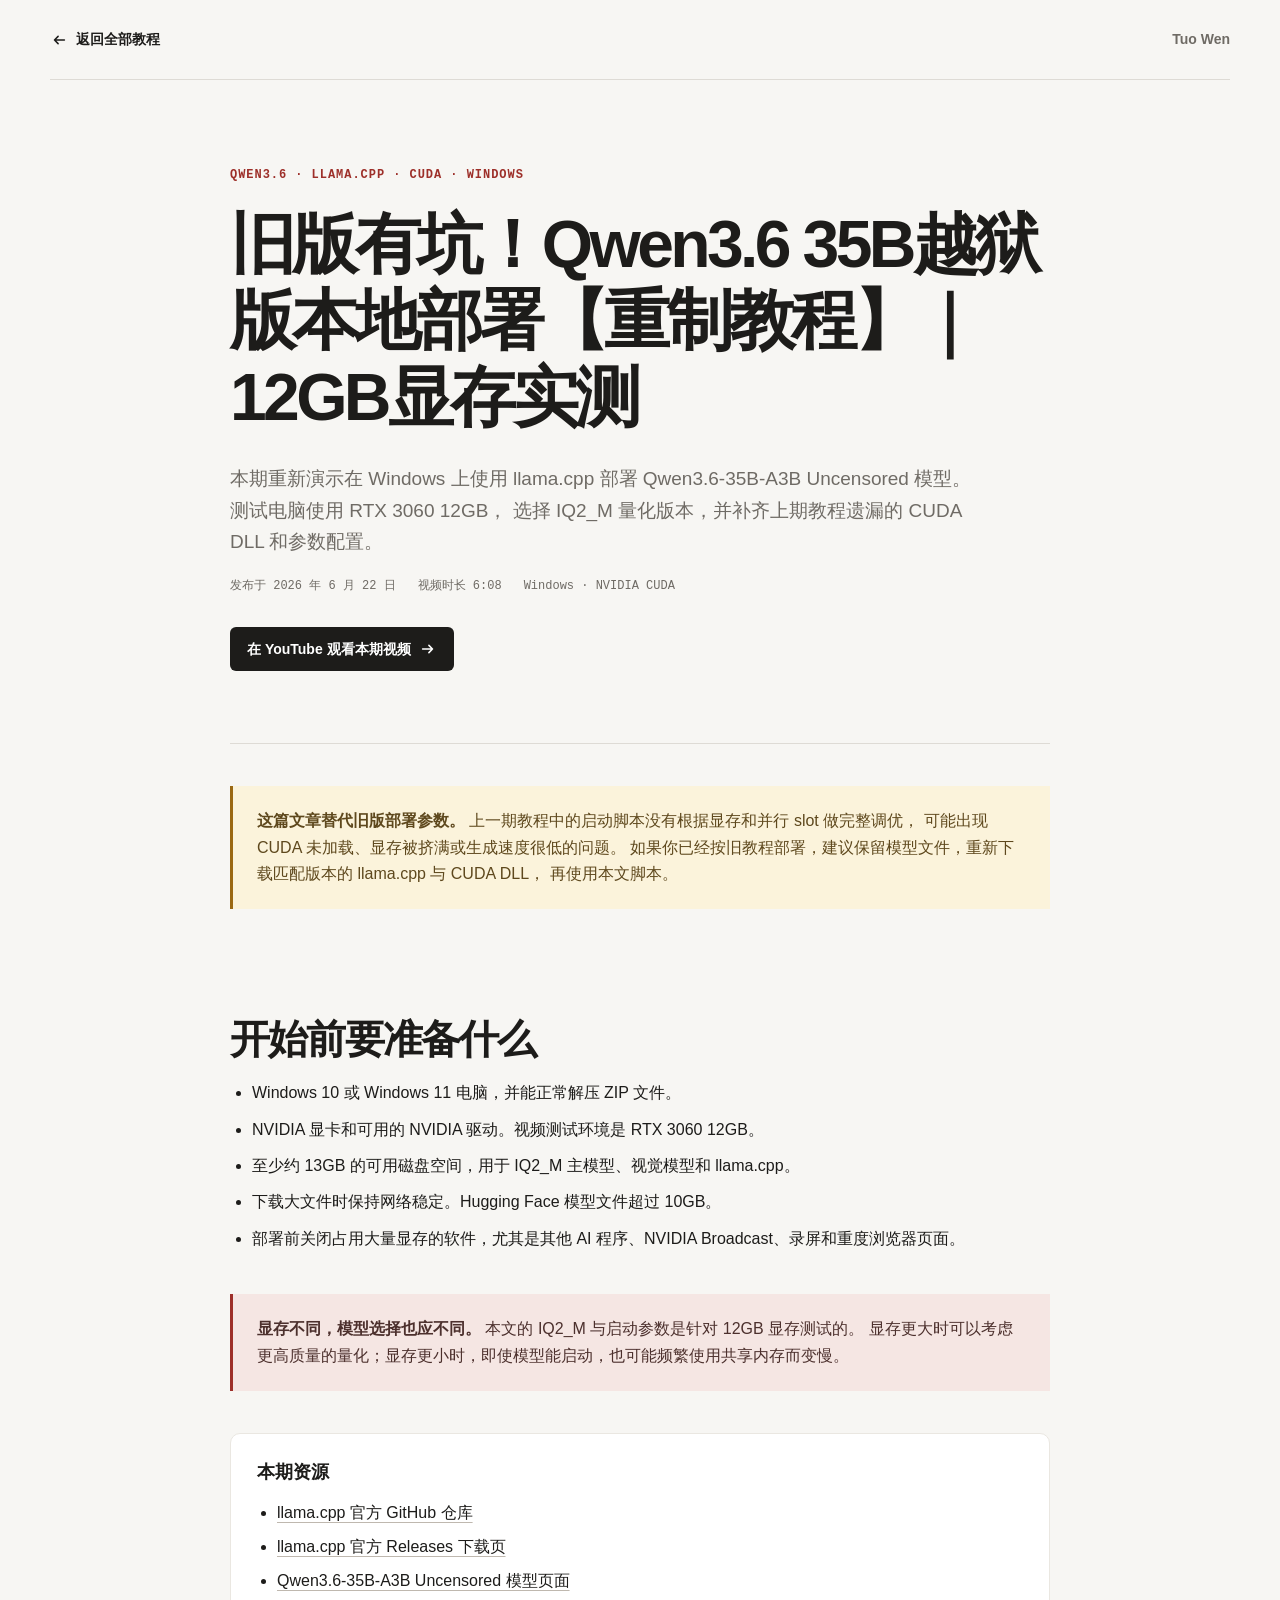
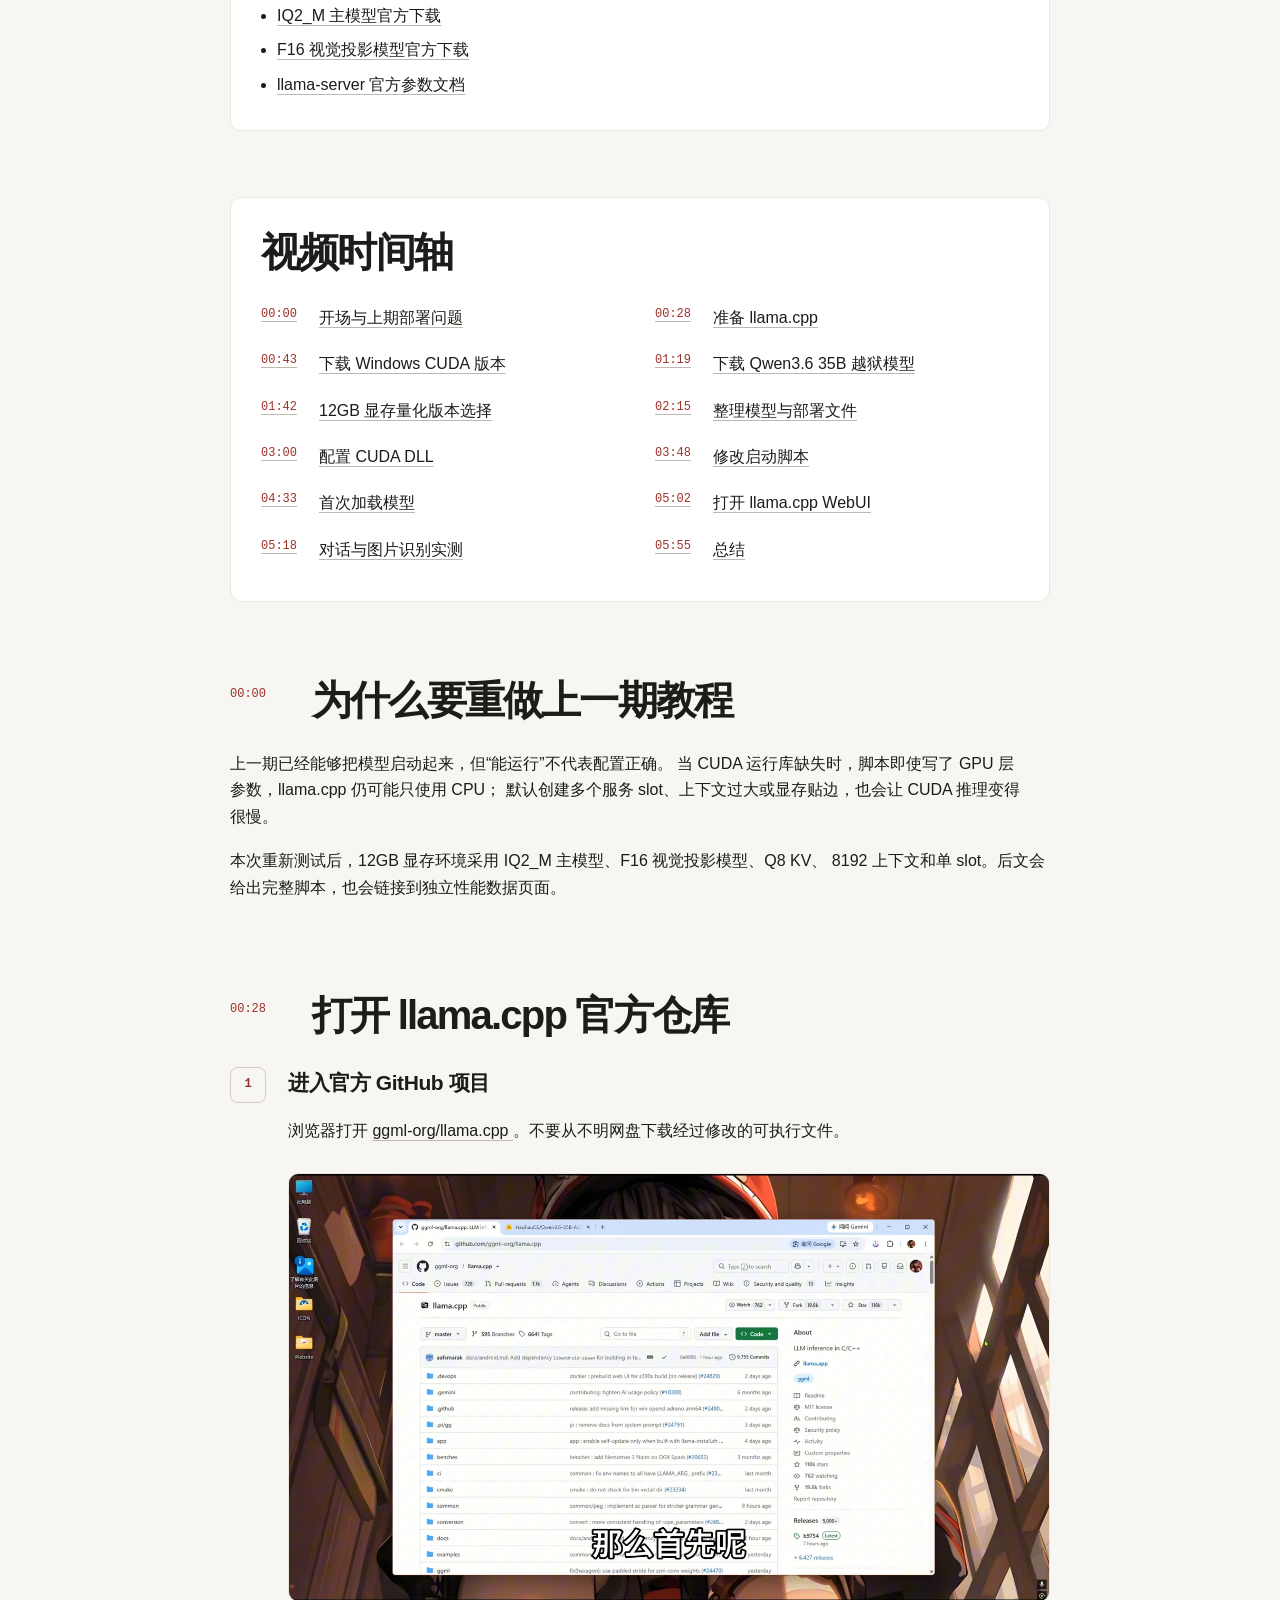
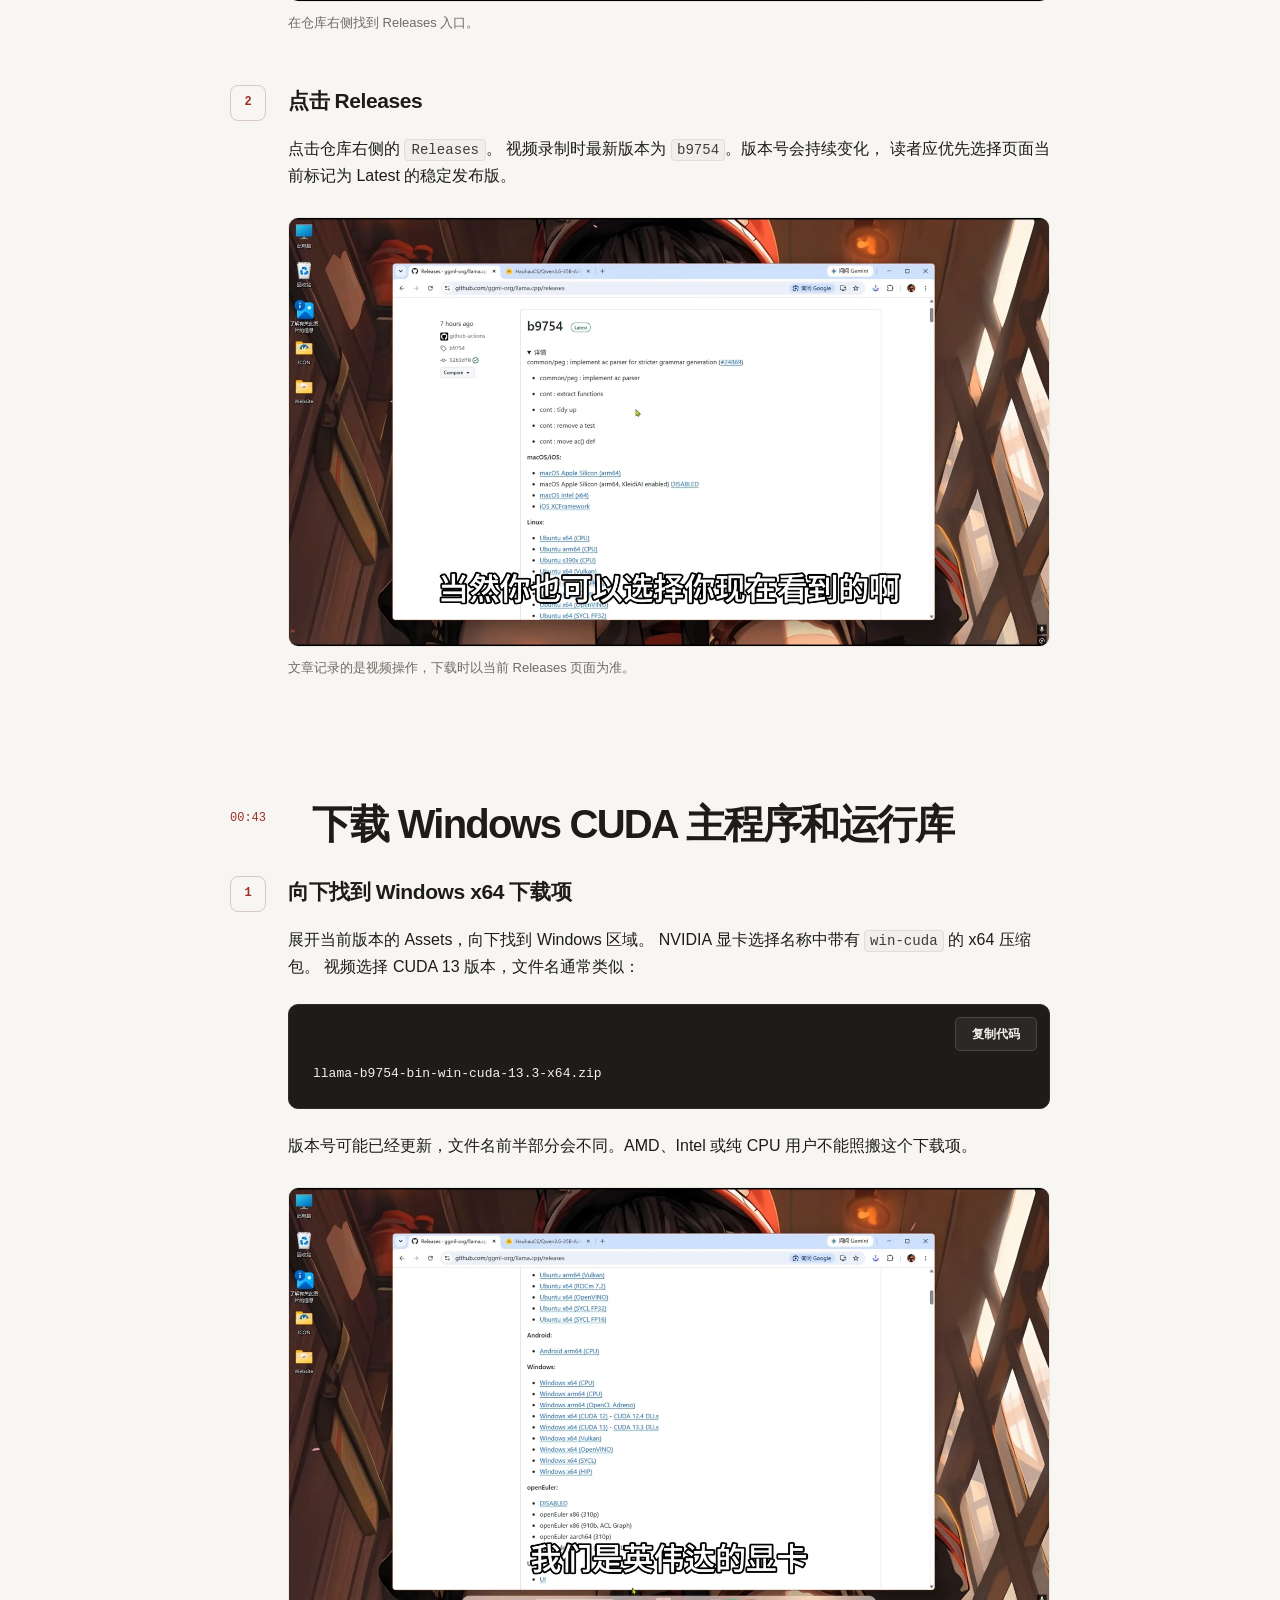
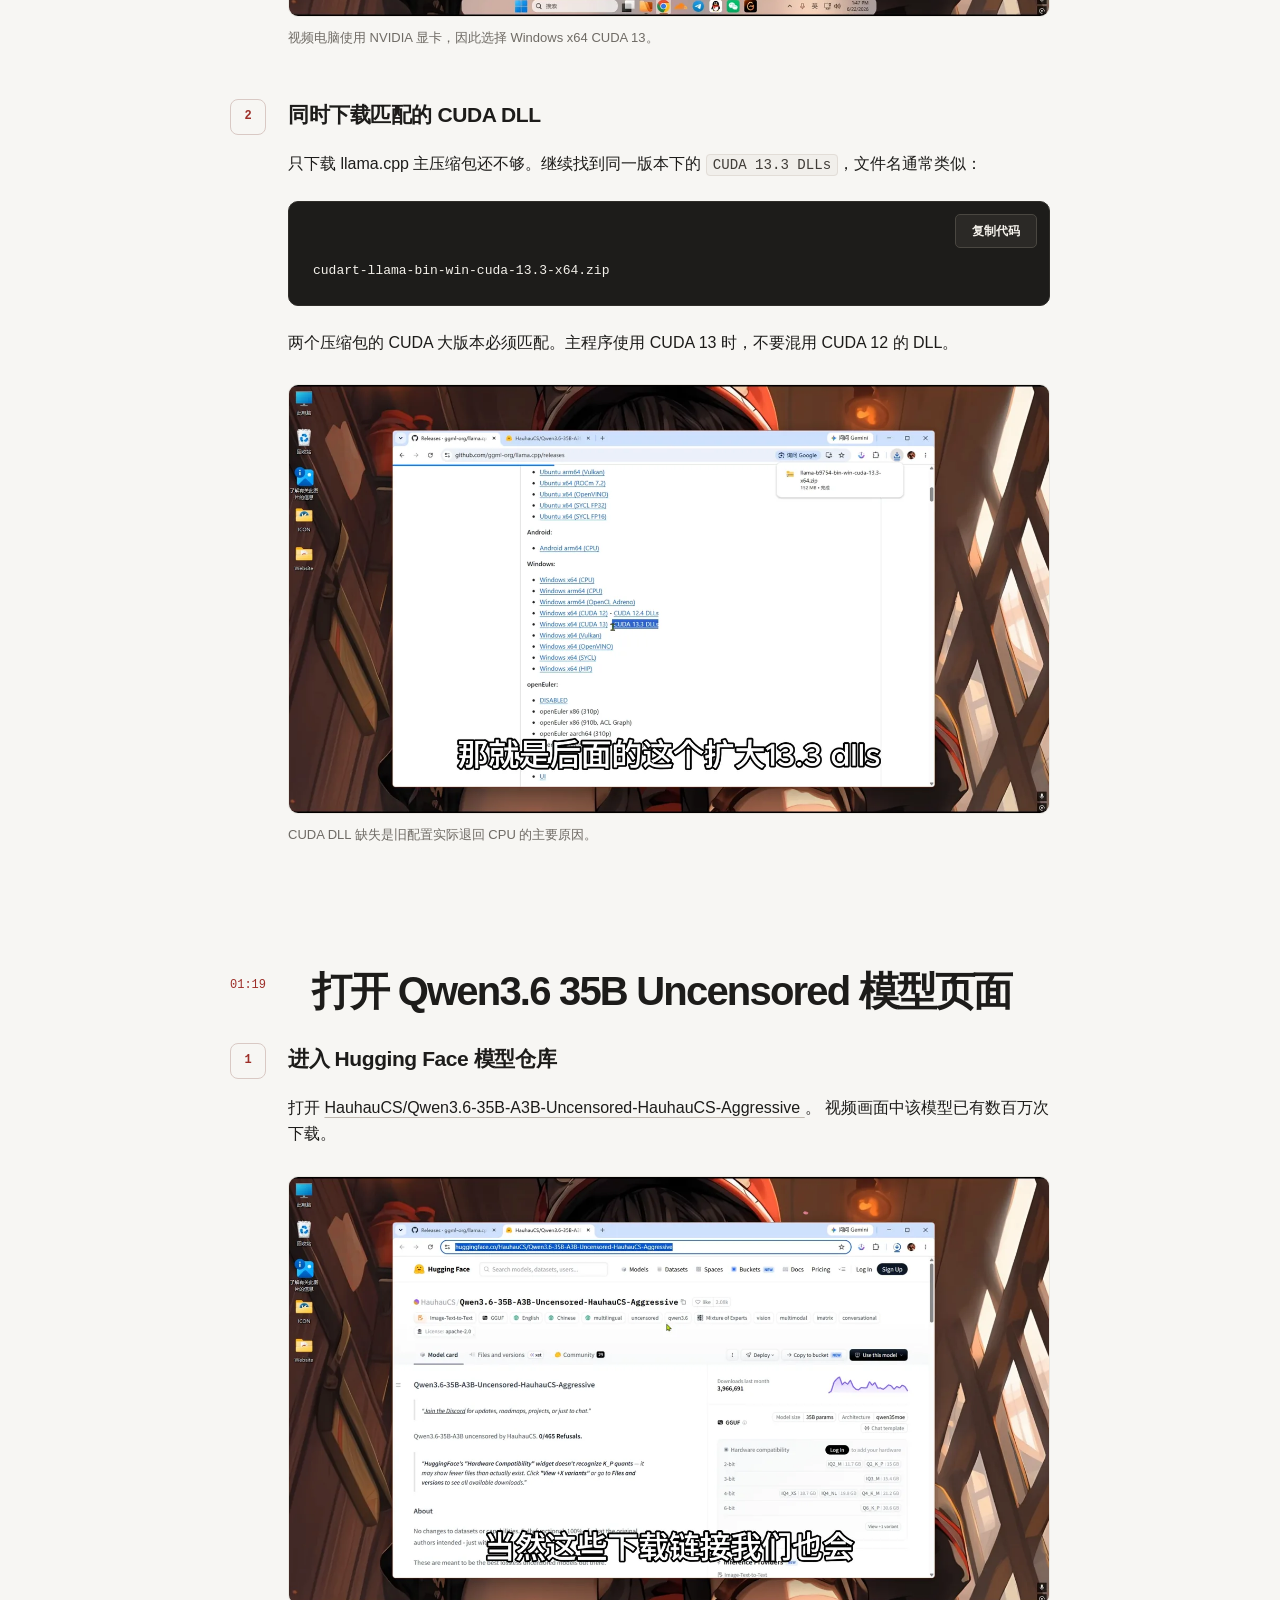
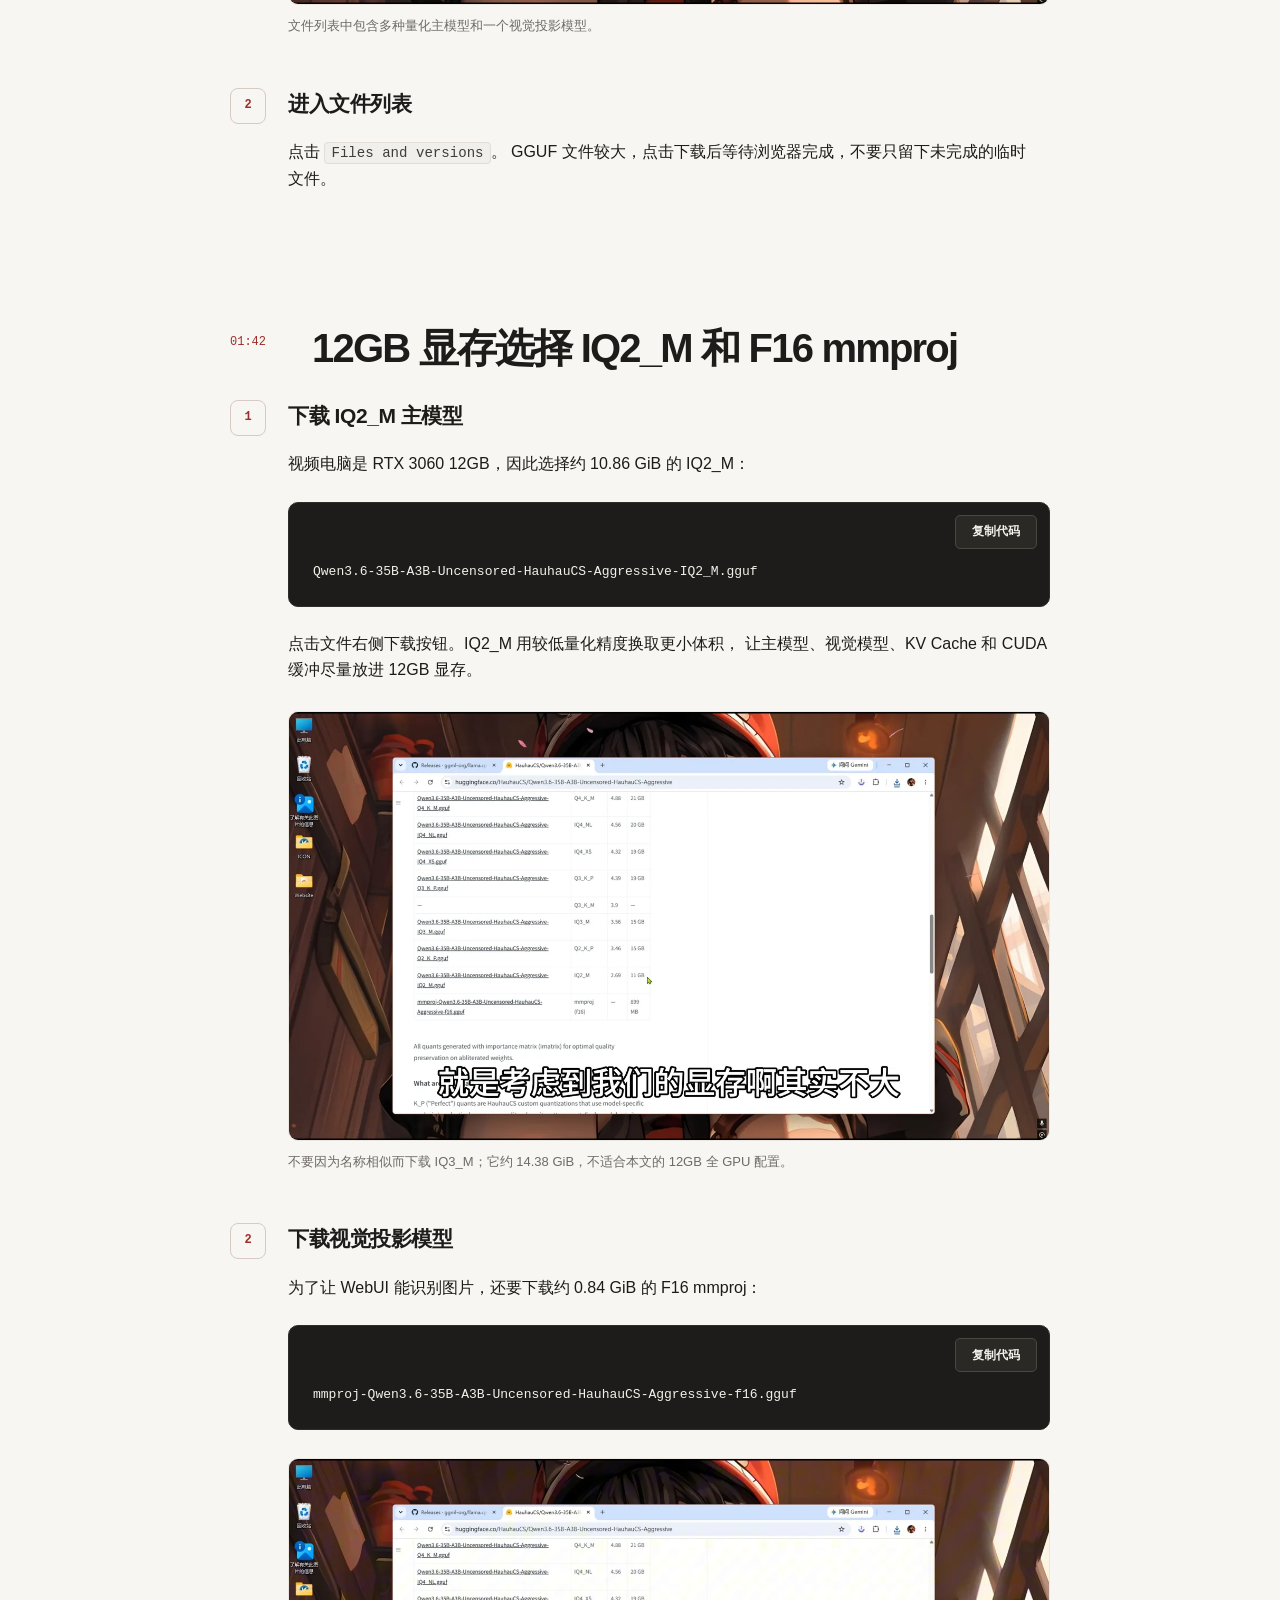
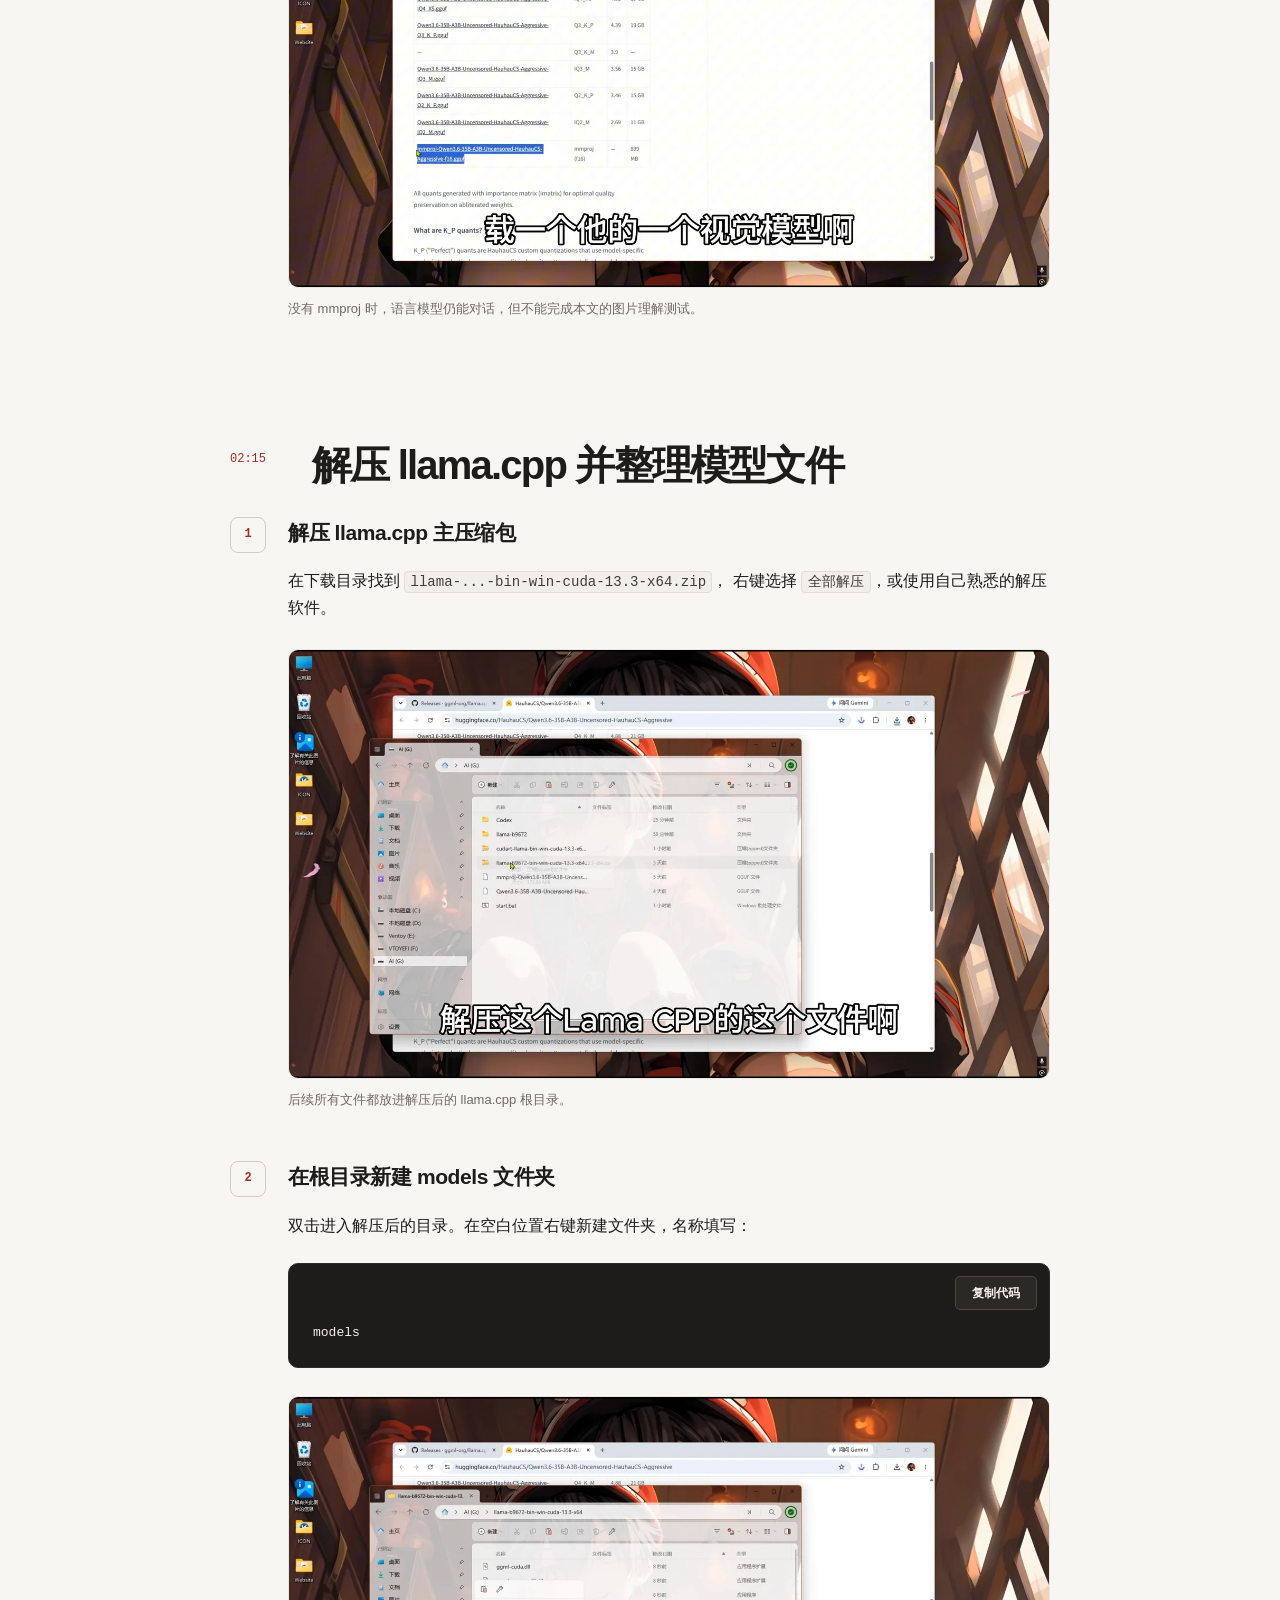
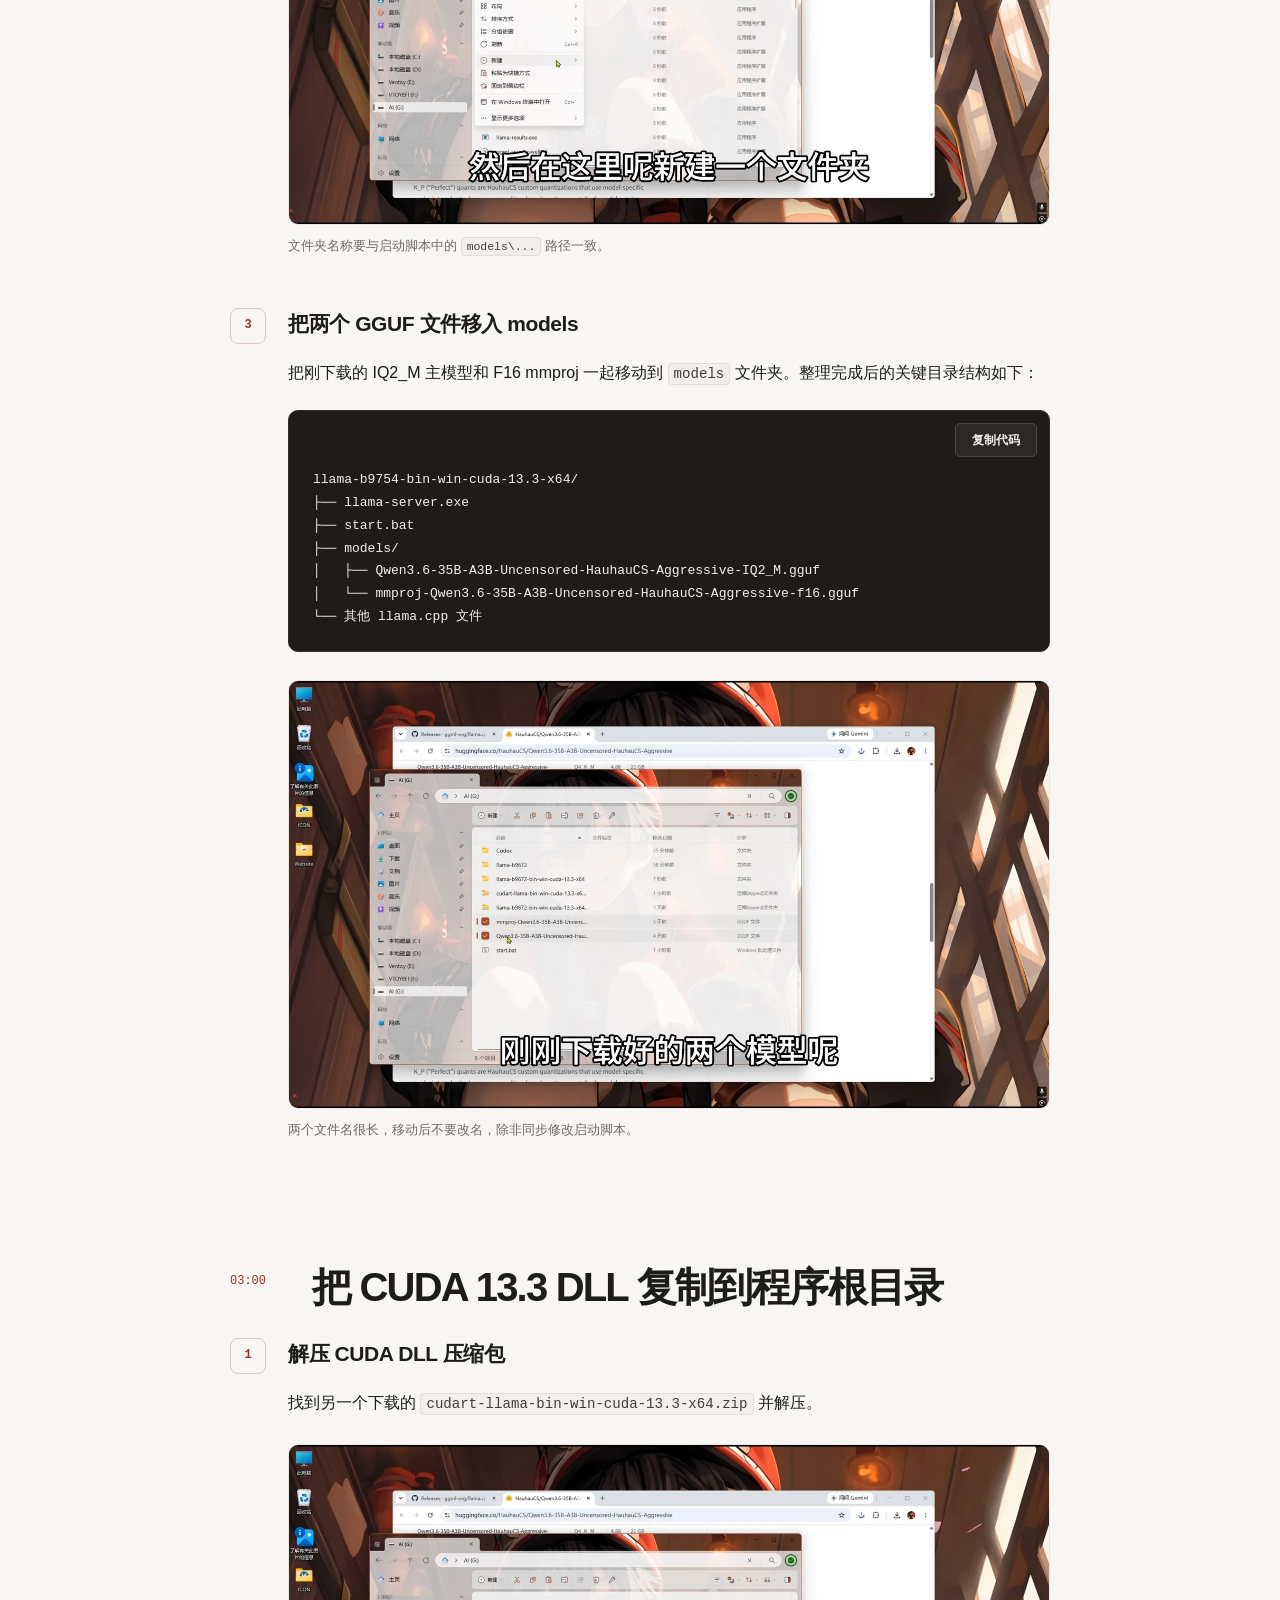
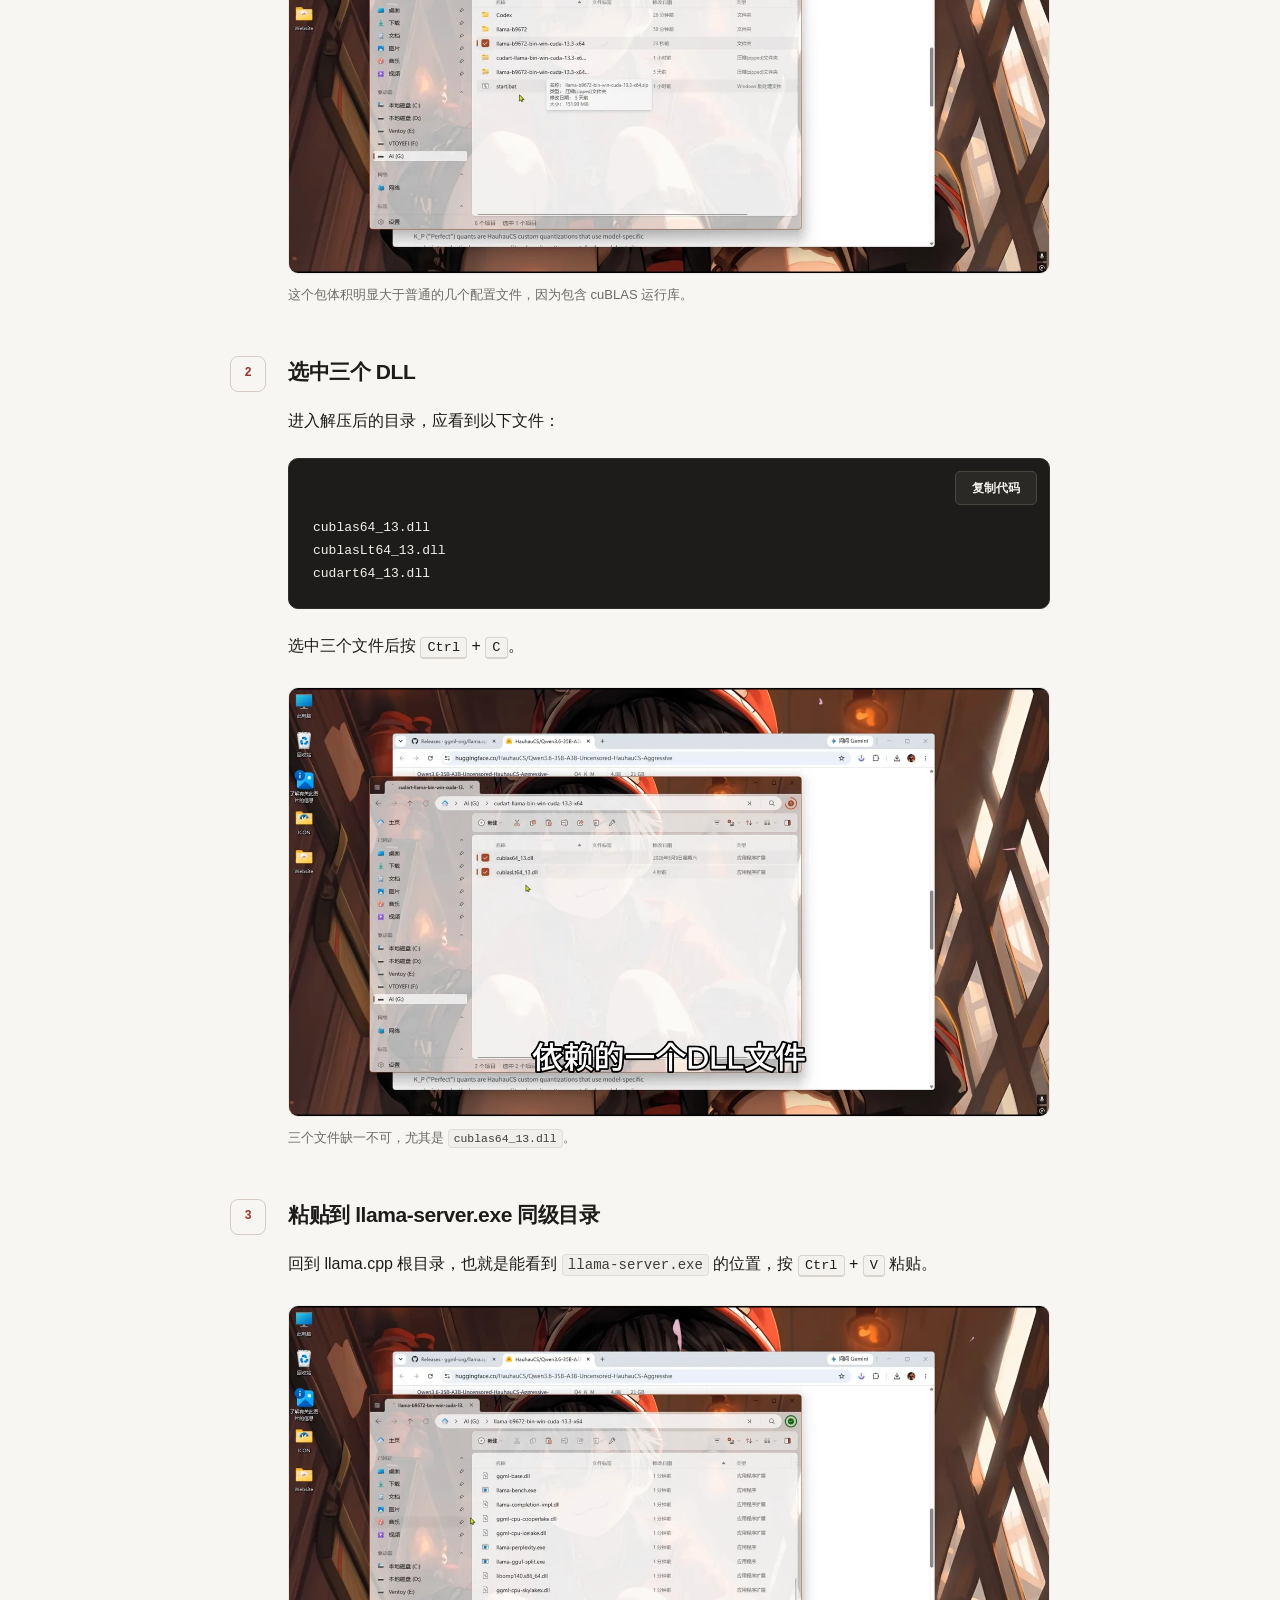
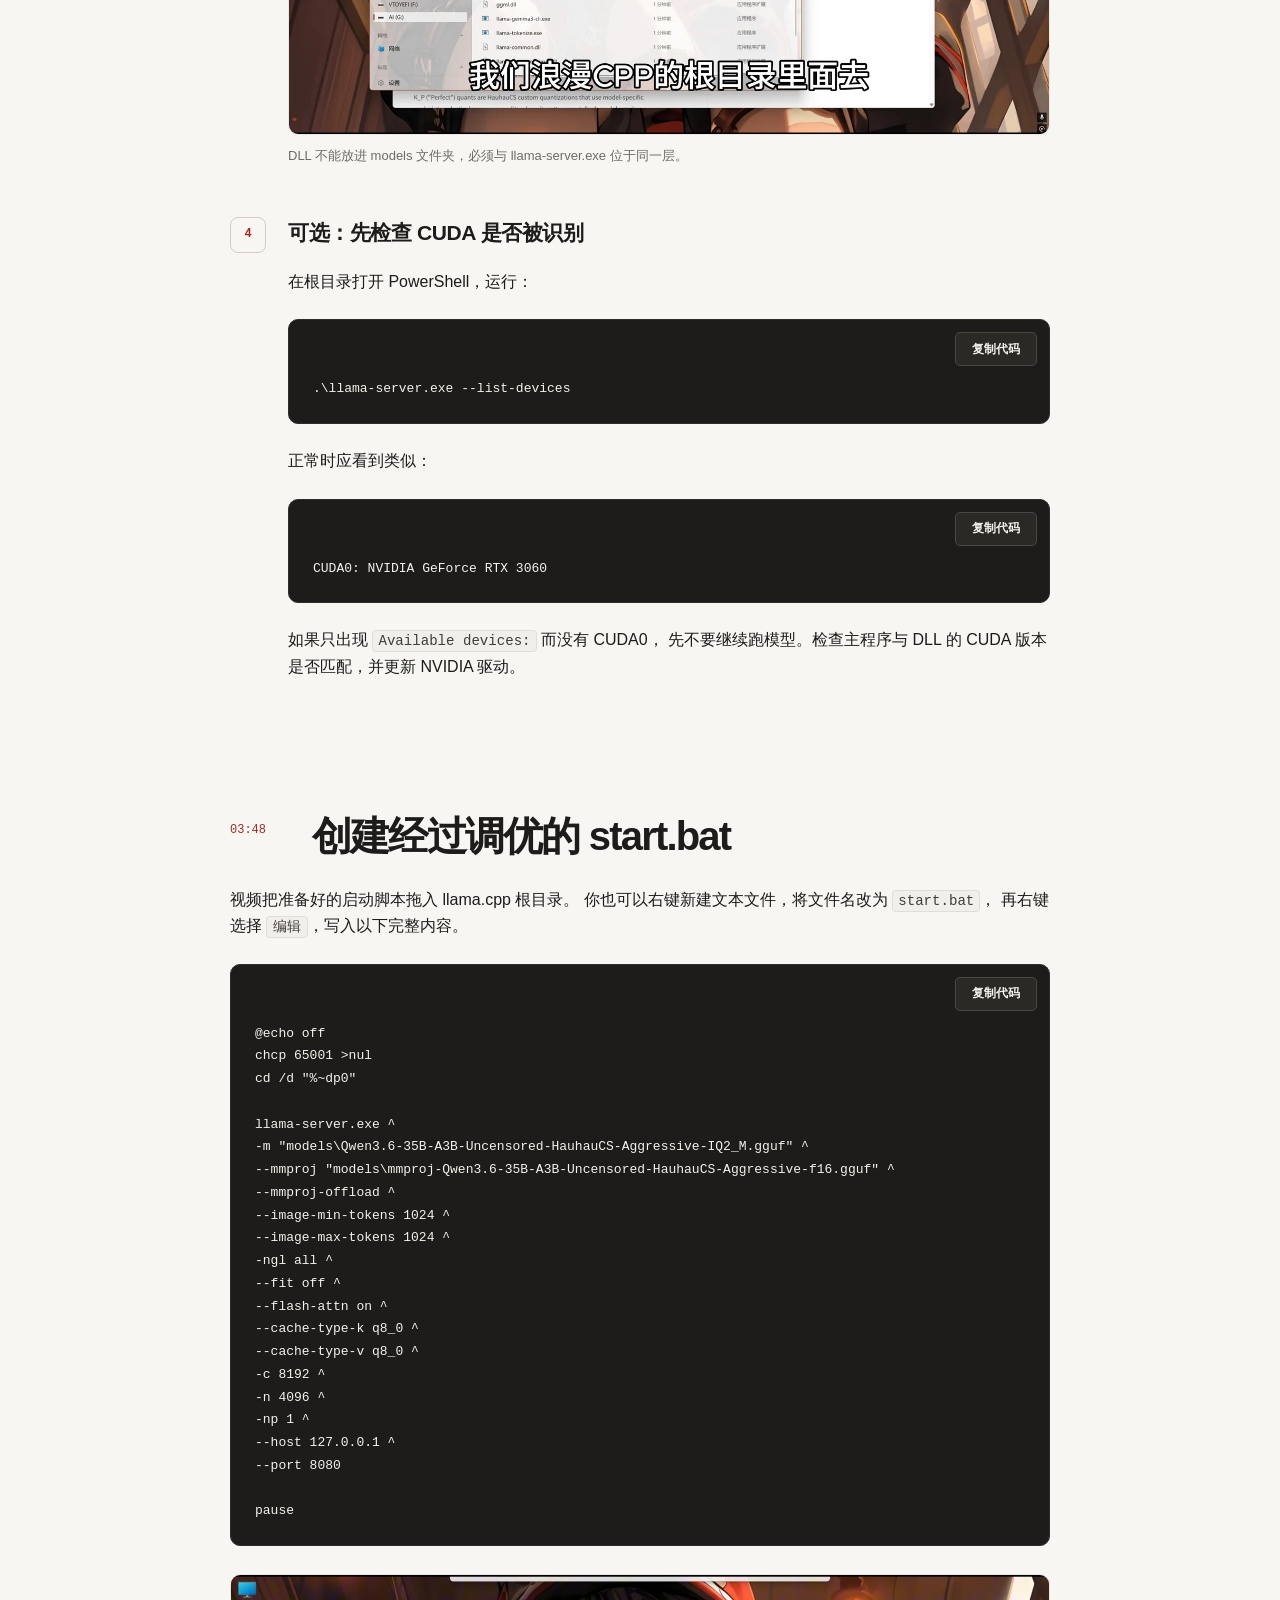
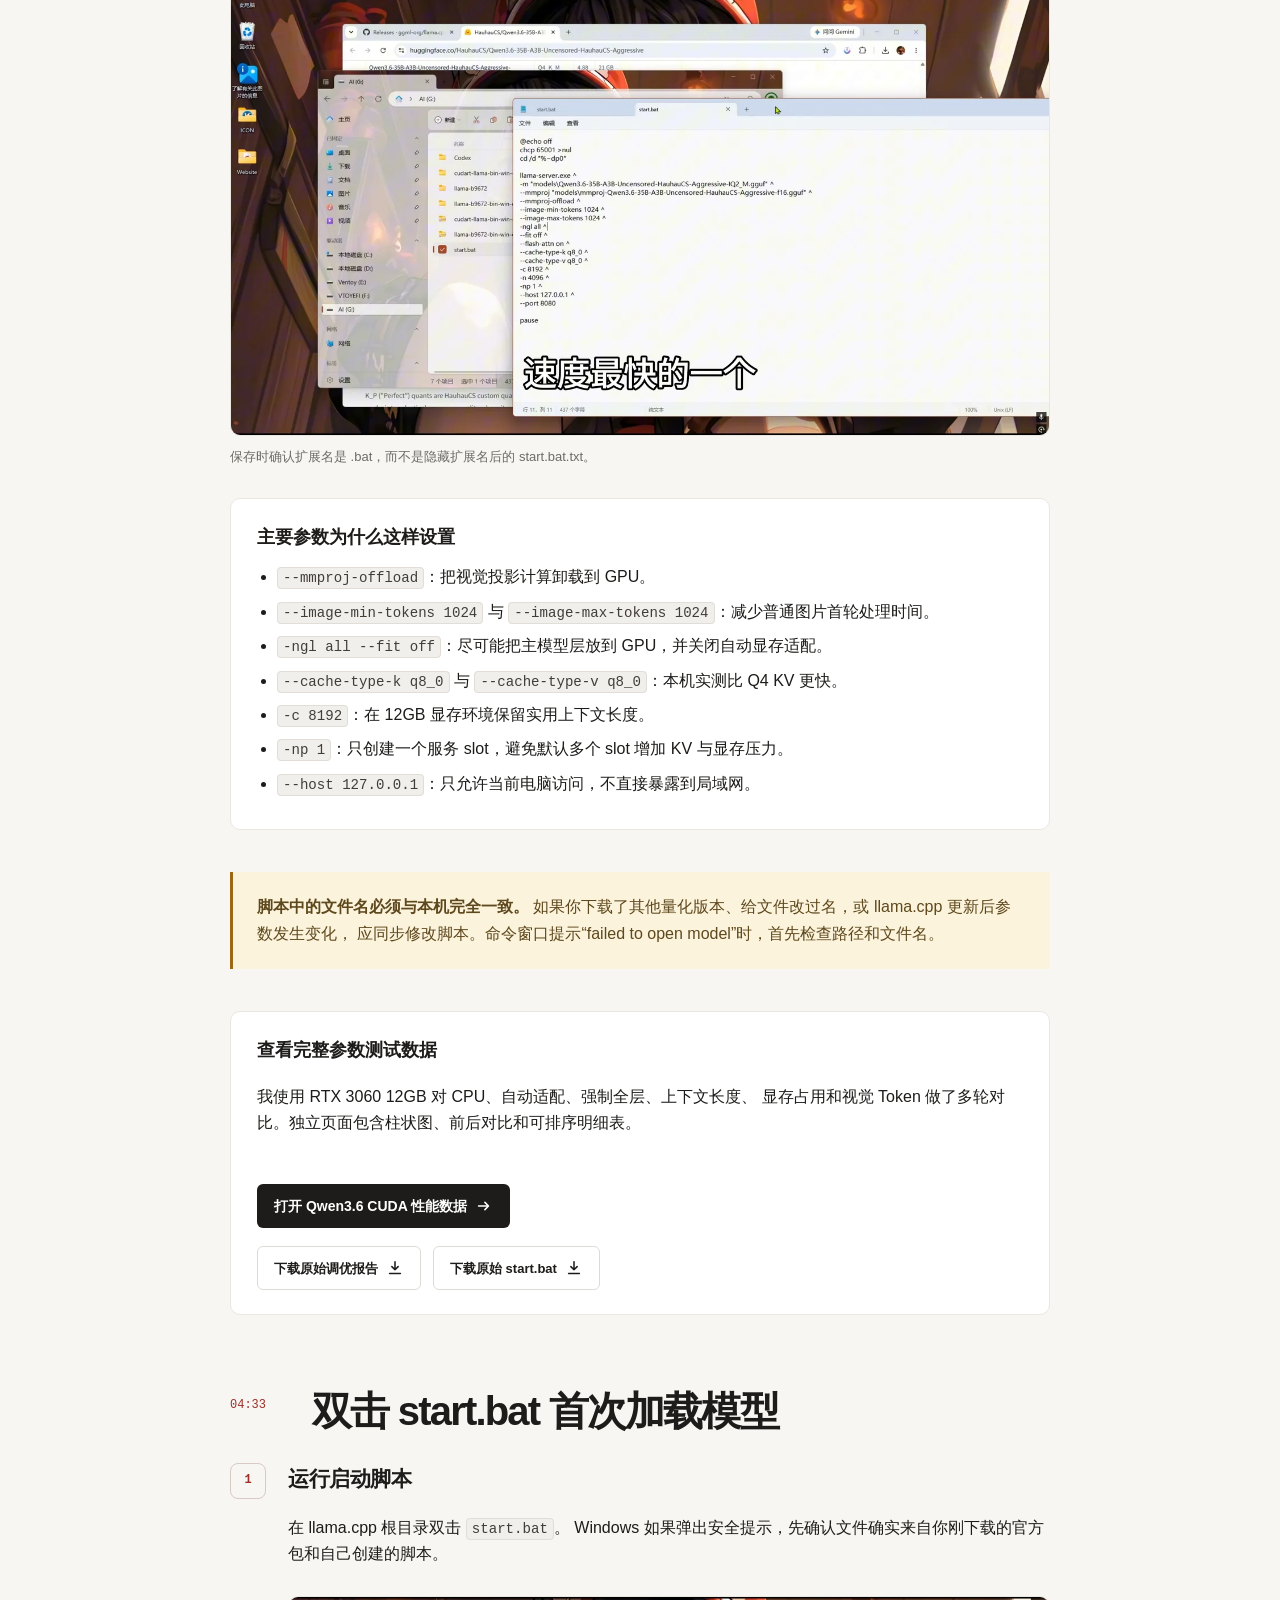
<file: articles/qwen36-35b-uncensored-windows-remake-tutorial/qwen36-35b-uncensored-windows-remake-tutorial.html>
<!doctype html>
<html lang="zh-CN">
  <head>
    <meta charset="utf-8">
    <meta name="viewport" content="width=device-width, initial-scale=1">
    <meta
      name="description"
      content="在 Windows 使用 llama.cpp、CUDA 13.3 和 RTX 3060 12GB 本地部署 Qwen3.6-35B-A3B Uncensored IQ2_M 模型的重制教程，包含 CUDA DLL、视觉模型、启动参数和性能测试。"
    >
    <meta name="theme-color" content="#f7f6f3">
    <title>旧版有坑！Qwen3.6 35B越狱版本地部署【重制教程】｜12GB显存实测</title>
    <link rel="icon" href="../../assests/images/channel-avatar.jpg" type="image/jpeg">
    <link rel="stylesheet" href="../../assests/css/style.css?v=20260622-2">
    <script src="../../assests/js/code-copy.js" defer></script>
  </head>
  <body>
    <a class="skip-link" href="#article-content">跳到文章正文</a>

    <header class="article-header">
      <a class="back-link" href="../../index.html">
        <svg viewBox="0 0 20 20" aria-hidden="true">
          <path d="M16 10H5M9 6l-4 4 4 4"/>
        </svg>
        返回全部教程
      </a>
      <a
        class="channel-link"
        href="https://www.youtube.com/@TuoWen-0528"
        target="_blank"
        rel="noopener noreferrer"
      >
        Tuo Wen
      </a>
    </header>

    <main class="article-layout" id="article-content">
      <article class="article">
        <header class="article-hero">
          <p class="eyebrow">Qwen3.6 · llama.cpp · CUDA · Windows</p>
          <h1>旧版有坑！Qwen3.6 35B越狱版本地部署【重制教程】｜12GB显存实测</h1>
          <p class="article-lead">
            本期重新演示在 Windows 上使用 llama.cpp 部署
            Qwen3.6-35B-A3B Uncensored 模型。测试电脑使用 RTX 3060 12GB，
            选择 IQ2_M 量化版本，并补齐上期教程遗漏的 CUDA DLL 和参数配置。
          </p>
          <div class="article-meta">
            <span>发布于 2026 年 6 月 22 日</span>
            <span>视频时长 6:08</span>
            <span>Windows · NVIDIA CUDA</span>
          </div>
          <a
            class="video-link"
            href="https://www.youtube.com/watch?v=Ds7vCXd4v5I"
            target="_blank"
            rel="noopener noreferrer"
          >
            在 YouTube 观看本期视频
            <svg viewBox="0 0 20 20" aria-hidden="true">
              <path d="M4 10h11M11 6l4 4-4 4"/>
            </svg>
          </a>
        </header>

        <div class="warning">
          <strong>这篇文章替代旧版部署参数。</strong>
          上一期教程中的启动脚本没有根据显存和并行 slot 做完整调优，
          可能出现 CUDA 未加载、显存被挤满或生成速度很低的问题。
          如果你已经按旧教程部署，建议保留模型文件，重新下载匹配版本的 llama.cpp 与 CUDA DLL，
          再使用本文脚本。
        </div>

        <section class="article-section" id="preparation">
          <h2>开始前要准备什么</h2>
          <ul class="check-list">
            <li>Windows 10 或 Windows 11 电脑，并能正常解压 ZIP 文件。</li>
            <li>NVIDIA 显卡和可用的 NVIDIA 驱动。视频测试环境是 RTX 3060 12GB。</li>
            <li>至少约 13GB 的可用磁盘空间，用于 IQ2_M 主模型、视觉模型和 llama.cpp。</li>
            <li>下载大文件时保持网络稳定。Hugging Face 模型文件超过 10GB。</li>
            <li>部署前关闭占用大量显存的软件，尤其是其他 AI 程序、NVIDIA Broadcast、录屏和重度浏览器页面。</li>
          </ul>

          <div class="notice">
            <strong>显存不同，模型选择也应不同。</strong>
            本文的 IQ2_M 与启动参数是针对 12GB 显存测试的。
            显存更大时可以考虑更高质量的量化；显存更小时，即使模型能启动，也可能频繁使用共享内存而变慢。
          </div>

          <div class="resource-box">
            <h3>本期资源</h3>
            <ul>
              <li>
                <a href="https://github.com/ggml-org/llama.cpp" target="_blank" rel="noopener noreferrer">
                  llama.cpp 官方 GitHub 仓库
                </a>
              </li>
              <li>
                <a href="https://github.com/ggml-org/llama.cpp/releases" target="_blank" rel="noopener noreferrer">
                  llama.cpp 官方 Releases 下载页
                </a>
              </li>
              <li>
                <a
                  href="https://huggingface.co/HauhauCS/Qwen3.6-35B-A3B-Uncensored-HauhauCS-Aggressive"
                  target="_blank"
                  rel="noopener noreferrer"
                >
                  Qwen3.6-35B-A3B Uncensored 模型页面
                </a>
              </li>
              <li>
                <a
                  href="https://huggingface.co/HauhauCS/Qwen3.6-35B-A3B-Uncensored-HauhauCS-Aggressive/resolve/main/Qwen3.6-35B-A3B-Uncensored-HauhauCS-Aggressive-IQ2_M.gguf?download=true"
                  target="_blank"
                  rel="noopener noreferrer"
                >
                  IQ2_M 主模型官方下载
                </a>
              </li>
              <li>
                <a
                  href="https://huggingface.co/HauhauCS/Qwen3.6-35B-A3B-Uncensored-HauhauCS-Aggressive/resolve/main/mmproj-Qwen3.6-35B-A3B-Uncensored-HauhauCS-Aggressive-f16.gguf?download=true"
                  target="_blank"
                  rel="noopener noreferrer"
                >
                  F16 视觉投影模型官方下载
                </a>
              </li>
              <li>
                <a
                  href="https://github.com/ggml-org/llama.cpp/blob/master/tools/server/README.md"
                  target="_blank"
                  rel="noopener noreferrer"
                >
                  llama-server 官方参数文档
                </a>
              </li>
            </ul>
          </div>
        </section>

        <nav class="article-toc" aria-labelledby="toc-title">
          <h2 id="toc-title">视频时间轴</h2>
          <ol>
            <li><a href="#old-problem"><time>00:00</time>开场与上期部署问题</a></li>
            <li><a href="#llama-cpp"><time>00:28</time>准备 llama.cpp</a></li>
            <li><a href="#download-cuda"><time>00:43</time>下载 Windows CUDA 版本</a></li>
            <li><a href="#download-model"><time>01:19</time>下载 Qwen3.6 35B 越狱模型</a></li>
            <li><a href="#quantization"><time>01:42</time>12GB 显存量化版本选择</a></li>
            <li><a href="#organize-files"><time>02:15</time>整理模型与部署文件</a></li>
            <li><a href="#cuda-dll"><time>03:00</time>配置 CUDA DLL</a></li>
            <li><a href="#start-script"><time>03:48</time>修改启动脚本</a></li>
            <li><a href="#first-load"><time>04:33</time>首次加载模型</a></li>
            <li><a href="#webui"><time>05:02</time>打开 llama.cpp WebUI</a></li>
            <li><a href="#test"><time>05:18</time>对话与图片识别实测</a></li>
            <li><a href="#summary"><time>05:55</time>总结</a></li>
          </ol>
        </nav>

        <section class="article-section" id="old-problem">
          <div class="section-title-row">
            <span class="timestamp">00:00</span>
            <h2>为什么要重做上一期教程</h2>
          </div>
          <p>
            上一期已经能够把模型启动起来，但“能运行”不代表配置正确。
            当 CUDA 运行库缺失时，脚本即使写了 GPU 层参数，llama.cpp 仍可能只使用 CPU；
            默认创建多个服务 slot、上下文过大或显存贴边，也会让 CUDA 推理变得很慢。
          </p>
          <p>
            本次重新测试后，12GB 显存环境采用 IQ2_M 主模型、F16 视觉投影模型、Q8 KV、
            8192 上下文和单 slot。后文会给出完整脚本，也会链接到独立性能数据页面。
          </p>
        </section>

        <section class="article-section" id="llama-cpp">
          <div class="section-title-row">
            <span class="timestamp">00:28</span>
            <h2>打开 llama.cpp 官方仓库</h2>
          </div>
          <ol class="steps">
            <li>
              <h3>进入官方 GitHub 项目</h3>
              <p>
                浏览器打开
                <a href="https://github.com/ggml-org/llama.cpp" target="_blank" rel="noopener noreferrer">
                  ggml-org/llama.cpp
                </a>。不要从不明网盘下载经过修改的可执行文件。
              </p>
              <figure class="article-figure">
                <img
                  src="images/llama-cpp-repository.webp"
                  alt="llama.cpp 官方 GitHub 仓库首页"
                  width="1440"
                  height="810"
                  loading="lazy"
                >
                <figcaption>在仓库右侧找到 Releases 入口。</figcaption>
              </figure>
            </li>
            <li>
              <h3>点击 Releases</h3>
              <p>
                点击仓库右侧的 <span class="ui-label">Releases</span>。
                视频录制时最新版本为 <code>b9754</code>。版本号会持续变化，
                读者应优先选择页面当前标记为 Latest 的稳定发布版。
              </p>
              <figure class="article-figure">
                <img
                  src="images/latest-release.webp"
                  alt="llama.cpp Releases 页面中的 b9754 最新版本"
                  width="1440"
                  height="810"
                  loading="lazy"
                >
                <figcaption>文章记录的是视频操作，下载时以当前 Releases 页面为准。</figcaption>
              </figure>
            </li>
          </ol>
        </section>

        <section class="article-section" id="download-cuda">
          <div class="section-title-row">
            <span class="timestamp">00:43</span>
            <h2>下载 Windows CUDA 主程序和运行库</h2>
          </div>
          <ol class="steps">
            <li>
              <h3>向下找到 Windows x64 下载项</h3>
              <p>
                展开当前版本的 Assets，向下找到 Windows 区域。
                NVIDIA 显卡选择名称中带有 <code>win-cuda</code> 的 x64 压缩包。
                视频选择 CUDA 13 版本，文件名通常类似：
              </p>
              <pre class="code-block"><code>llama-b9754-bin-win-cuda-13.3-x64.zip</code></pre>
              <p>
                版本号可能已经更新，文件名前半部分会不同。AMD、Intel 或纯 CPU 用户不能照搬这个下载项。
              </p>
              <figure class="article-figure">
                <img
                  src="images/windows-cuda-download.webp"
                  alt="llama.cpp Releases 中的 Windows x64 CUDA 13 下载项"
                  width="1440"
                  height="810"
                  loading="lazy"
                >
                <figcaption>视频电脑使用 NVIDIA 显卡，因此选择 Windows x64 CUDA 13。</figcaption>
              </figure>
            </li>
            <li>
              <h3>同时下载匹配的 CUDA DLL</h3>
              <p>
                只下载 llama.cpp 主压缩包还不够。继续找到同一版本下的
                <span class="ui-label">CUDA 13.3 DLLs</span>，文件名通常类似：
              </p>
              <pre class="code-block"><code>cudart-llama-bin-win-cuda-13.3-x64.zip</code></pre>
              <p>
                两个压缩包的 CUDA 大版本必须匹配。主程序使用 CUDA 13 时，不要混用 CUDA 12 的 DLL。
              </p>
              <figure class="article-figure">
                <img
                  src="images/cuda-dll-download.webp"
                  alt="llama.cpp Releases 中的 CUDA 13.3 DLLs 下载链接"
                  width="1440"
                  height="810"
                  loading="lazy"
                >
                <figcaption>CUDA DLL 缺失是旧配置实际退回 CPU 的主要原因。</figcaption>
              </figure>
            </li>
          </ol>
        </section>

        <section class="article-section" id="download-model">
          <div class="section-title-row">
            <span class="timestamp">01:19</span>
            <h2>打开 Qwen3.6 35B Uncensored 模型页面</h2>
          </div>
          <ol class="steps">
            <li>
              <h3>进入 Hugging Face 模型仓库</h3>
              <p>
                打开
                <a
                  href="https://huggingface.co/HauhauCS/Qwen3.6-35B-A3B-Uncensored-HauhauCS-Aggressive"
                  target="_blank"
                  rel="noopener noreferrer"
                >
                  HauhauCS/Qwen3.6-35B-A3B-Uncensored-HauhauCS-Aggressive
                </a>。
                视频画面中该模型已有数百万次下载。
              </p>
              <figure class="article-figure">
                <img
                  src="images/hugging-face-model-page.webp"
                  alt="Hugging Face 上的 Qwen3.6 35B Uncensored 模型页面"
                  width="1440"
                  height="810"
                  loading="lazy"
                >
                <figcaption>文件列表中包含多种量化主模型和一个视觉投影模型。</figcaption>
              </figure>
            </li>
            <li>
              <h3>进入文件列表</h3>
              <p>
                点击 <span class="ui-label">Files and versions</span>。
                GGUF 文件较大，点击下载后等待浏览器完成，不要只留下未完成的临时文件。
              </p>
            </li>
          </ol>
        </section>

        <section class="article-section" id="quantization">
          <div class="section-title-row">
            <span class="timestamp">01:42</span>
            <h2>12GB 显存选择 IQ2_M 和 F16 mmproj</h2>
          </div>
          <ol class="steps">
            <li>
              <h3>下载 IQ2_M 主模型</h3>
              <p>
                视频电脑是 RTX 3060 12GB，因此选择约 10.86 GiB 的 IQ2_M：
              </p>
              <pre class="code-block"><code>Qwen3.6-35B-A3B-Uncensored-HauhauCS-Aggressive-IQ2_M.gguf</code></pre>
              <p>
                点击文件右侧下载按钮。IQ2_M 用较低量化精度换取更小体积，
                让主模型、视觉模型、KV Cache 和 CUDA 缓冲尽量放进 12GB 显存。
              </p>
              <figure class="article-figure">
                <img
                  src="images/iq2-model-selection.webp"
                  alt="Hugging Face 文件列表中选择 IQ2_M 主模型"
                  width="1440"
                  height="810"
                  loading="lazy"
                >
                <figcaption>不要因为名称相似而下载 IQ3_M；它约 14.38 GiB，不适合本文的 12GB 全 GPU 配置。</figcaption>
              </figure>
            </li>
            <li>
              <h3>下载视觉投影模型</h3>
              <p>
                为了让 WebUI 能识别图片，还要下载约 0.84 GiB 的 F16 mmproj：
              </p>
              <pre class="code-block"><code>mmproj-Qwen3.6-35B-A3B-Uncensored-HauhauCS-Aggressive-f16.gguf</code></pre>
              <figure class="article-figure">
                <img
                  src="images/vision-mmproj-selection.webp"
                  alt="Hugging Face 文件列表中的 F16 视觉投影模型"
                  width="1440"
                  height="810"
                  loading="lazy"
                >
                <figcaption>没有 mmproj 时，语言模型仍能对话，但不能完成本文的图片理解测试。</figcaption>
              </figure>
            </li>
          </ol>
        </section>

        <section class="article-section" id="organize-files">
          <div class="section-title-row">
            <span class="timestamp">02:15</span>
            <h2>解压 llama.cpp 并整理模型文件</h2>
          </div>
          <ol class="steps">
            <li>
              <h3>解压 llama.cpp 主压缩包</h3>
              <p>
                在下载目录找到 <code>llama-...-bin-win-cuda-13.3-x64.zip</code>，
                右键选择 <span class="ui-label">全部解压</span>，或使用自己熟悉的解压软件。
              </p>
              <figure class="article-figure">
                <img
                  src="images/extract-llama-cpp.webp"
                  alt="在资源管理器中解压 llama.cpp Windows CUDA 压缩包"
                  width="1440"
                  height="810"
                  loading="lazy"
                >
                <figcaption>后续所有文件都放进解压后的 llama.cpp 根目录。</figcaption>
              </figure>
            </li>
            <li>
              <h3>在根目录新建 models 文件夹</h3>
              <p>
                双击进入解压后的目录。在空白位置右键新建文件夹，名称填写：
              </p>
              <pre class="code-block"><code>models</code></pre>
              <figure class="article-figure">
                <img
                  src="images/create-models-folder.webp"
                  alt="在 llama.cpp 根目录新建 models 文件夹"
                  width="1440"
                  height="810"
                  loading="lazy"
                >
                <figcaption>文件夹名称要与启动脚本中的 <code>models\...</code> 路径一致。</figcaption>
              </figure>
            </li>
            <li>
              <h3>把两个 GGUF 文件移入 models</h3>
              <p>
                把刚下载的 IQ2_M 主模型和 F16 mmproj 一起移动到
                <code>models</code> 文件夹。整理完成后的关键目录结构如下：
              </p>
              <pre class="code-block"><code>llama-b9754-bin-win-cuda-13.3-x64/
├── llama-server.exe
├── start.bat
├── models/
│   ├── Qwen3.6-35B-A3B-Uncensored-HauhauCS-Aggressive-IQ2_M.gguf
│   └── mmproj-Qwen3.6-35B-A3B-Uncensored-HauhauCS-Aggressive-f16.gguf
└── 其他 llama.cpp 文件</code></pre>
              <figure class="article-figure">
                <img
                  src="images/move-model-files.webp"
                  alt="把 Qwen3.6 主模型和视觉模型移动到 models 文件夹"
                  width="1440"
                  height="810"
                  loading="lazy"
                >
                <figcaption>两个文件名很长，移动后不要改名，除非同步修改启动脚本。</figcaption>
              </figure>
            </li>
          </ol>
        </section>

        <section class="article-section" id="cuda-dll">
          <div class="section-title-row">
            <span class="timestamp">03:00</span>
            <h2>把 CUDA 13.3 DLL 复制到程序根目录</h2>
          </div>
          <ol class="steps">
            <li>
              <h3>解压 CUDA DLL 压缩包</h3>
              <p>
                找到另一个下载的
                <code>cudart-llama-bin-win-cuda-13.3-x64.zip</code> 并解压。
              </p>
              <figure class="article-figure">
                <img
                  src="images/extract-cuda-dll-package.webp"
                  alt="解压 llama.cpp CUDA 13.3 DLL 压缩包"
                  width="1440"
                  height="810"
                  loading="lazy"
                >
                <figcaption>这个包体积明显大于普通的几个配置文件，因为包含 cuBLAS 运行库。</figcaption>
              </figure>
            </li>
            <li>
              <h3>选中三个 DLL</h3>
              <p>进入解压后的目录，应看到以下文件：</p>
              <pre class="code-block"><code>cublas64_13.dll
cublasLt64_13.dll
cudart64_13.dll</code></pre>
              <p>
                选中三个文件后按 <kbd>Ctrl</kbd> + <kbd>C</kbd>。
              </p>
              <figure class="article-figure">
                <img
                  src="images/select-cuda-dll-files.webp"
                  alt="选中 CUDA 13.3 压缩包中的三个 DLL 文件"
                  width="1440"
                  height="810"
                  loading="lazy"
                >
                <figcaption>三个文件缺一不可，尤其是 <code>cublas64_13.dll</code>。</figcaption>
              </figure>
            </li>
            <li>
              <h3>粘贴到 llama-server.exe 同级目录</h3>
              <p>
                回到 llama.cpp 根目录，也就是能看到
                <code>llama-server.exe</code> 的位置，按
                <kbd>Ctrl</kbd> + <kbd>V</kbd> 粘贴。
              </p>
              <figure class="article-figure">
                <img
                  src="images/paste-cuda-dll-files.webp"
                  alt="把三个 CUDA DLL 粘贴到 llama.cpp 根目录"
                  width="1440"
                  height="810"
                  loading="lazy"
                >
                <figcaption>DLL 不能放进 models 文件夹，必须与 llama-server.exe 位于同一层。</figcaption>
              </figure>
            </li>
            <li>
              <h3>可选：先检查 CUDA 是否被识别</h3>
              <p>
                在根目录打开 PowerShell，运行：
              </p>
              <pre class="code-block"><code>.\llama-server.exe --list-devices</code></pre>
              <p>正常时应看到类似：</p>
              <pre class="code-block"><code>CUDA0: NVIDIA GeForce RTX 3060</code></pre>
              <p>
                如果只出现 <code>Available devices:</code> 而没有 CUDA0，
                先不要继续跑模型。检查主程序与 DLL 的 CUDA 版本是否匹配，并更新 NVIDIA 驱动。
              </p>
            </li>
          </ol>
        </section>

        <section class="article-section" id="start-script">
          <div class="section-title-row">
            <span class="timestamp">03:48</span>
            <h2>创建经过调优的 start.bat</h2>
          </div>
          <p>
            视频把准备好的启动脚本拖入 llama.cpp 根目录。
            你也可以右键新建文本文件，将文件名改为 <code>start.bat</code>，
            再右键选择 <span class="ui-label">编辑</span>，写入以下完整内容。
          </p>

          <pre class="code-block"><code>@echo off
chcp 65001 >nul
cd /d "%~dp0"

llama-server.exe ^
-m "models\Qwen3.6-35B-A3B-Uncensored-HauhauCS-Aggressive-IQ2_M.gguf" ^
--mmproj "models\mmproj-Qwen3.6-35B-A3B-Uncensored-HauhauCS-Aggressive-f16.gguf" ^
--mmproj-offload ^
--image-min-tokens 1024 ^
--image-max-tokens 1024 ^
-ngl all ^
--fit off ^
--flash-attn on ^
--cache-type-k q8_0 ^
--cache-type-v q8_0 ^
-c 8192 ^
-n 4096 ^
-np 1 ^
--host 127.0.0.1 ^
--port 8080

pause</code></pre>

          <figure class="article-figure">
            <img
              src="images/add-start-script.webp"
              alt="记事本中显示经过调优的 llama.cpp start.bat 启动脚本"
              width="1440"
              height="810"
              loading="lazy"
            >
            <figcaption>保存时确认扩展名是 .bat，而不是隐藏扩展名后的 start.bat.txt。</figcaption>
          </figure>

          <div class="resource-box">
            <h3>主要参数为什么这样设置</h3>
            <ul>
              <li><code>--mmproj-offload</code>：把视觉投影计算卸载到 GPU。</li>
              <li><code>--image-min-tokens 1024</code> 与 <code>--image-max-tokens 1024</code>：减少普通图片首轮处理时间。</li>
              <li><code>-ngl all --fit off</code>：尽可能把主模型层放到 GPU，并关闭自动显存适配。</li>
              <li><code>--cache-type-k q8_0</code> 与 <code>--cache-type-v q8_0</code>：本机实测比 Q4 KV 更快。</li>
              <li><code>-c 8192</code>：在 12GB 显存环境保留实用上下文长度。</li>
              <li><code>-np 1</code>：只创建一个服务 slot，避免默认多个 slot 增加 KV 与显存压力。</li>
              <li><code>--host 127.0.0.1</code>：只允许当前电脑访问，不直接暴露到局域网。</li>
            </ul>
          </div>

          <div class="warning">
            <strong>脚本中的文件名必须与本机完全一致。</strong>
            如果你下载了其他量化版本、给文件改过名，或 llama.cpp 更新后参数发生变化，
            应同步修改脚本。命令窗口提示“failed to open model”时，首先检查路径和文件名。
          </div>

          <div class="resource-box">
            <h3>查看完整参数测试数据</h3>
            <p>
              我使用 RTX 3060 12GB 对 CPU、自动适配、强制全层、上下文长度、
              显存占用和视觉 Token 做了多轮对比。独立页面包含柱状图、前后对比和可排序明细表。
            </p>
          <a
            class="video-link"
            href="../qwen36-cuda-performance-data/qwen36-cuda-performance-data.html"
            >
              打开 Qwen3.6 CUDA 性能数据
              <svg viewBox="0 0 20 20" aria-hidden="true">
              <path d="M4 10h11M11 6l4 4-4 4"/>
            </svg>
          </a>
          <div class="resource-actions">
            <a
              class="download-link"
              href="downloads/llama-cuda-vision-tuning-report-2026-06-22.md"
              download
            >
              下载原始调优报告
              <svg viewBox="0 0 20 20" aria-hidden="true">
                <path d="M10 3v9M6.5 8.5 10 12l3.5-3.5M4 16h12"/>
              </svg>
            </a>
            <a
              class="download-link"
              href="downloads/start.bat"
              download
            >
              下载原始 start.bat
              <svg viewBox="0 0 20 20" aria-hidden="true">
                <path d="M10 3v9M6.5 8.5 10 12l3.5-3.5M4 16h12"/>
              </svg>
            </a>
          </div>
        </div>
        </section>

        <section class="article-section" id="first-load">
          <div class="section-title-row">
            <span class="timestamp">04:33</span>
            <h2>双击 start.bat 首次加载模型</h2>
          </div>
          <ol class="steps">
            <li>
              <h3>运行启动脚本</h3>
              <p>
                在 llama.cpp 根目录双击 <code>start.bat</code>。
                Windows 如果弹出安全提示，先确认文件确实来自你刚下载的官方包和自己创建的脚本。
              </p>
              <figure class="article-figure">
                <img
                  src="images/run-start-script.webp"
                  alt="在 llama.cpp 根目录双击运行 start.bat"
                  width="1440"
                  height="810"
                  loading="lazy"
                >
                <figcaption>不要在程序运行期间移动模型或关闭命令窗口。</figcaption>
              </figure>
            </li>
            <li>
              <h3>等待模型载入</h3>
              <p>
                首次加载十几 GB 的模型需要时间。命令窗口会依次显示 CUDA 设备、模型元数据、
                GPU 层和服务监听地址。磁盘较慢时等待会更久。
              </p>
            </li>
            <li>
              <h3>确认出现本地地址</h3>
              <p>
                加载完成后，日志会显示 WebUI 监听地址，通常是：
              </p>
              <pre class="code-block"><code>http://127.0.0.1:8080</code></pre>
              <p>
                复制这个地址。只要命令窗口保持运行，本机浏览器就可以访问。
              </p>
              <figure class="article-figure">
                <img
                  src="images/model-loaded-local-url.webp"
                  alt="llama-server 模型加载完成并显示本地访问地址"
                  width="1440"
                  height="810"
                  loading="lazy"
                >
                <figcaption>日志中还应看到 CUDA 设备和模型加载成功的信息。</figcaption>
              </figure>
            </li>
          </ol>
        </section>

        <section class="article-section" id="webui">
          <div class="section-title-row">
            <span class="timestamp">05:02</span>
            <h2>在浏览器打开 llama.cpp WebUI</h2>
          </div>
          <ol class="steps">
            <li>
              <h3>粘贴本地地址</h3>
              <p>
                在浏览器地址栏粘贴 <code>http://127.0.0.1:8080</code> 并回车。
                页面应显示 llama.cpp 自带的聊天界面。
              </p>
              <figure class="article-figure">
                <img
                  src="images/llama-cpp-webui.webp"
                  alt="浏览器打开 llama.cpp 本地 WebUI"
                  width="1440"
                  height="810"
                  loading="lazy"
                >
                <figcaption>如果浏览器打不开，检查命令窗口是否仍在运行，以及端口是否被其他程序占用。</figcaption>
              </figure>
            </li>
          </ol>
        </section>

        <section class="article-section" id="test">
          <div class="section-title-row">
            <span class="timestamp">05:18</span>
            <h2>测试文字对话和图片识别</h2>
          </div>
          <ol class="steps">
            <li>
              <h3>先发送一句简单文字</h3>
              <p>
                在输入框中发送“你好”等短消息，确认模型能正常返回内容。
                视频录屏现场显示生成速度约为 <code>16.87 t/s</code>。
              </p>
              <figure class="article-figure">
                <img
                  src="images/text-generation-speed.webp"
                  alt="llama.cpp WebUI 完成文字回答并显示 16.87 token 每秒"
                  width="1440"
                  height="810"
                  loading="lazy"
                >
                <figcaption>录屏、浏览器和后台程序都会占用 GPU；这个现场数值不等于独立基准测试。</figcaption>
              </figure>
            </li>
            <li>
              <h3>上传一张图片</h3>
              <p>
                点击输入框附近的附件按钮，选择一张图片，然后输入“这张图片讲了什么”等问题并发送。
              </p>
              <figure class="article-figure">
                <img
                  src="images/upload-test-image.webp"
                  alt="在 llama.cpp WebUI 中上传图片进行视觉识别测试"
                  width="1440"
                  height="810"
                  loading="lazy"
                >
                <figcaption>图片缩略图出现在消息中，说明文件已经附加到请求。</figcaption>
              </figure>
            </li>
            <li>
              <h3>检查图片描述是否合理</h3>
              <p>
                模型应根据图片生成文字描述。视频中成功识别并列出画面内容，
                证明 F16 mmproj 已加载，视觉请求可以正常工作。
              </p>
              <figure class="article-figure">
                <img
                  src="images/vision-response.webp"
                  alt="Qwen3.6 在 llama.cpp WebUI 中生成图片内容描述"
                  width="1440"
                  height="810"
                  loading="lazy"
                >
                <figcaption>视觉模型能运行不代表每次识别都准确，重要信息仍需人工核对。</figcaption>
              </figure>
            </li>
            <li>
              <h3>查看视觉回答速度</h3>
              <p>
                视频现场的图片回答显示约 <code>15.57 t/s</code>。
                独立调优报告使用固定请求和预热流程测试时，图片后的文本生成约为
                <code>65.42 t/s</code>；两者的录屏状态、后台显存占用和测试条件不同，不能直接视为同一基准。
              </p>
              <figure class="article-figure">
                <img
                  src="images/vision-generation-speed.webp"
                  alt="llama.cpp WebUI 图片回答完成并显示 15.57 token 每秒"
                  width="1440"
                  height="810"
                  loading="lazy"
                >
                <figcaption>判断参数优劣时，请优先使用相同提示、相同输出长度和相同后台环境进行多轮测试。</figcaption>
              </figure>
            </li>
          </ol>
        </section>

        <section class="article-section" id="troubleshooting">
          <h2>常见问题和故障排查</h2>

          <div class="resource-box">
            <h3>生成速度仍然只有约 10–15 t/s</h3>
            <ul>
              <li>运行 <code>.\llama-server.exe --list-devices</code>，确认存在 CUDA0。</li>
              <li>检查三个 CUDA 13 DLL 是否与 <code>llama-server.exe</code> 位于同一目录。</li>
              <li>确认 DLL 与下载的 llama.cpp CUDA 大版本一致。</li>
              <li>查看任务管理器或 <code>nvidia-smi</code>，关闭其他占用显存的程序。</li>
              <li>检查脚本是否保留 <code>-np 1</code>，避免默认多个 slot 挤占显存。</li>
              <li>首次请求可能包含 CUDA 预热，连续测试两三次后再记录稳定速度。</li>
            </ul>
          </div>

          <div class="resource-box">
            <h3>启动时显存不足或程序退出</h3>
            <ul>
              <li>先关闭所有其他 GPU 应用并重新启动脚本。</li>
              <li>把 <code>-ngl all --fit off</code> 改为 <code>-ngl auto -fitt 256</code>。</li>
              <li>仍然失败时降低上下文，例如把 <code>-c 8192</code> 改为 <code>-c 4096</code>。</li>
              <li>确认下载的是 IQ2_M，而不是体积更大的 IQ3_M。</li>
            </ul>
          </div>

          <div class="resource-box">
            <h3>模型能聊天，但不能识别图片</h3>
            <ul>
              <li>确认 F16 mmproj 文件位于 <code>models</code> 文件夹。</li>
              <li>确认 <code>--mmproj</code> 后的文件名和本机文件完全一致。</li>
              <li>启动日志中不应出现 mmproj 文件无法打开的错误。</li>
              <li>换一张普通 JPG 或 PNG 测试，排除图片格式问题。</li>
            </ul>
          </div>

          <div class="resource-box">
            <h3>图片识别首轮等待很久</h3>
            <ul>
              <li>确认脚本包含 <code>--image-min-tokens 1024</code> 和 <code>--image-max-tokens 1024</code>。</li>
              <li>1024 偏向速度，适合普通场景描述；小字 OCR、密集表格和精细定位可能需要更高值。</li>
              <li>报告中的 1920 × 1200 测试图从约 36.4 秒降到 11.65 秒，但不同图片会有差异。</li>
            </ul>
          </div>

          <div class="resource-box">
            <h3>双击 start.bat 一闪而过</h3>
            <ul>
              <li>确认脚本末尾保留 <code>pause</code>，这样错误不会立即关闭。</li>
              <li>打开文件扩展名显示，检查是否误保存为 <code>start.bat.txt</code>。</li>
              <li>检查命令中的引号、续行符 <code>^</code> 和模型文件名。</li>
            </ul>
          </div>
        </section>

        <section class="article-section" id="summary">
          <div class="section-title-row">
            <span class="timestamp">05:55</span>
            <h2>完成后的正确状态</h2>
          </div>
          <ul class="check-list">
            <li><code>--list-devices</code> 可以看到 NVIDIA CUDA0。</li>
            <li>主模型与 mmproj 都位于根目录下的 <code>models</code> 文件夹。</li>
            <li>三个 CUDA 13.3 DLL 与 <code>llama-server.exe</code> 同级。</li>
            <li>启动脚本使用单 slot、Q8 KV、8192 上下文和 1024 视觉 Token。</li>
            <li>浏览器可以打开 <code>http://127.0.0.1:8080</code>。</li>
            <li>文字对话和图片识别都能完成。</li>
          </ul>
        </section>

        <section class="article-section" id="references">
          <h2>官方资料与相关链接</h2>
          <ul>
            <li>
              <a href="https://github.com/ggml-org/llama.cpp/releases" target="_blank" rel="noopener noreferrer">
                llama.cpp Releases
              </a>
            </li>
            <li>
              <a
                href="https://github.com/ggml-org/llama.cpp/blob/master/tools/server/README.md"
                target="_blank"
                rel="noopener noreferrer"
              >
                llama-server 参数说明
              </a>
            </li>
            <li>
              <a
                href="https://huggingface.co/HauhauCS/Qwen3.6-35B-A3B-Uncensored-HauhauCS-Aggressive"
                target="_blank"
                rel="noopener noreferrer"
              >
                HauhauCS Qwen3.6-35B-A3B Uncensored 模型仓库
              </a>
            </li>
            <li>
              <a href="../qwen36-cuda-performance-data/qwen36-cuda-performance-data.html">
                本机 CUDA 参数性能测试数据
              </a>
            </li>
          </ul>
          <p class="article-note">
            “Uncensored”是第三方模型作者使用的名称，不代表输出一定正确、安全或合法。
            本地运行模型时仍应保护隐私，核对结果，并遵守所在地法律法规、模型许可证和服务条款。
          </p>
        </section>

        <footer class="article-footer">
          <a class="back-link" href="../../index.html">
            <svg viewBox="0 0 20 20" aria-hidden="true">
              <path d="M16 10H5M9 6l-4 4 4 4"/>
            </svg>
            返回全部教程
          </a>
          <a
            class="channel-link"
            href="https://www.youtube.com/@TuoWen-0528"
            target="_blank"
            rel="noopener noreferrer"
          >
            订阅 Tuo Wen
          </a>
        </footer>
      </article>
    </main>
  </body>
</html>
</file>
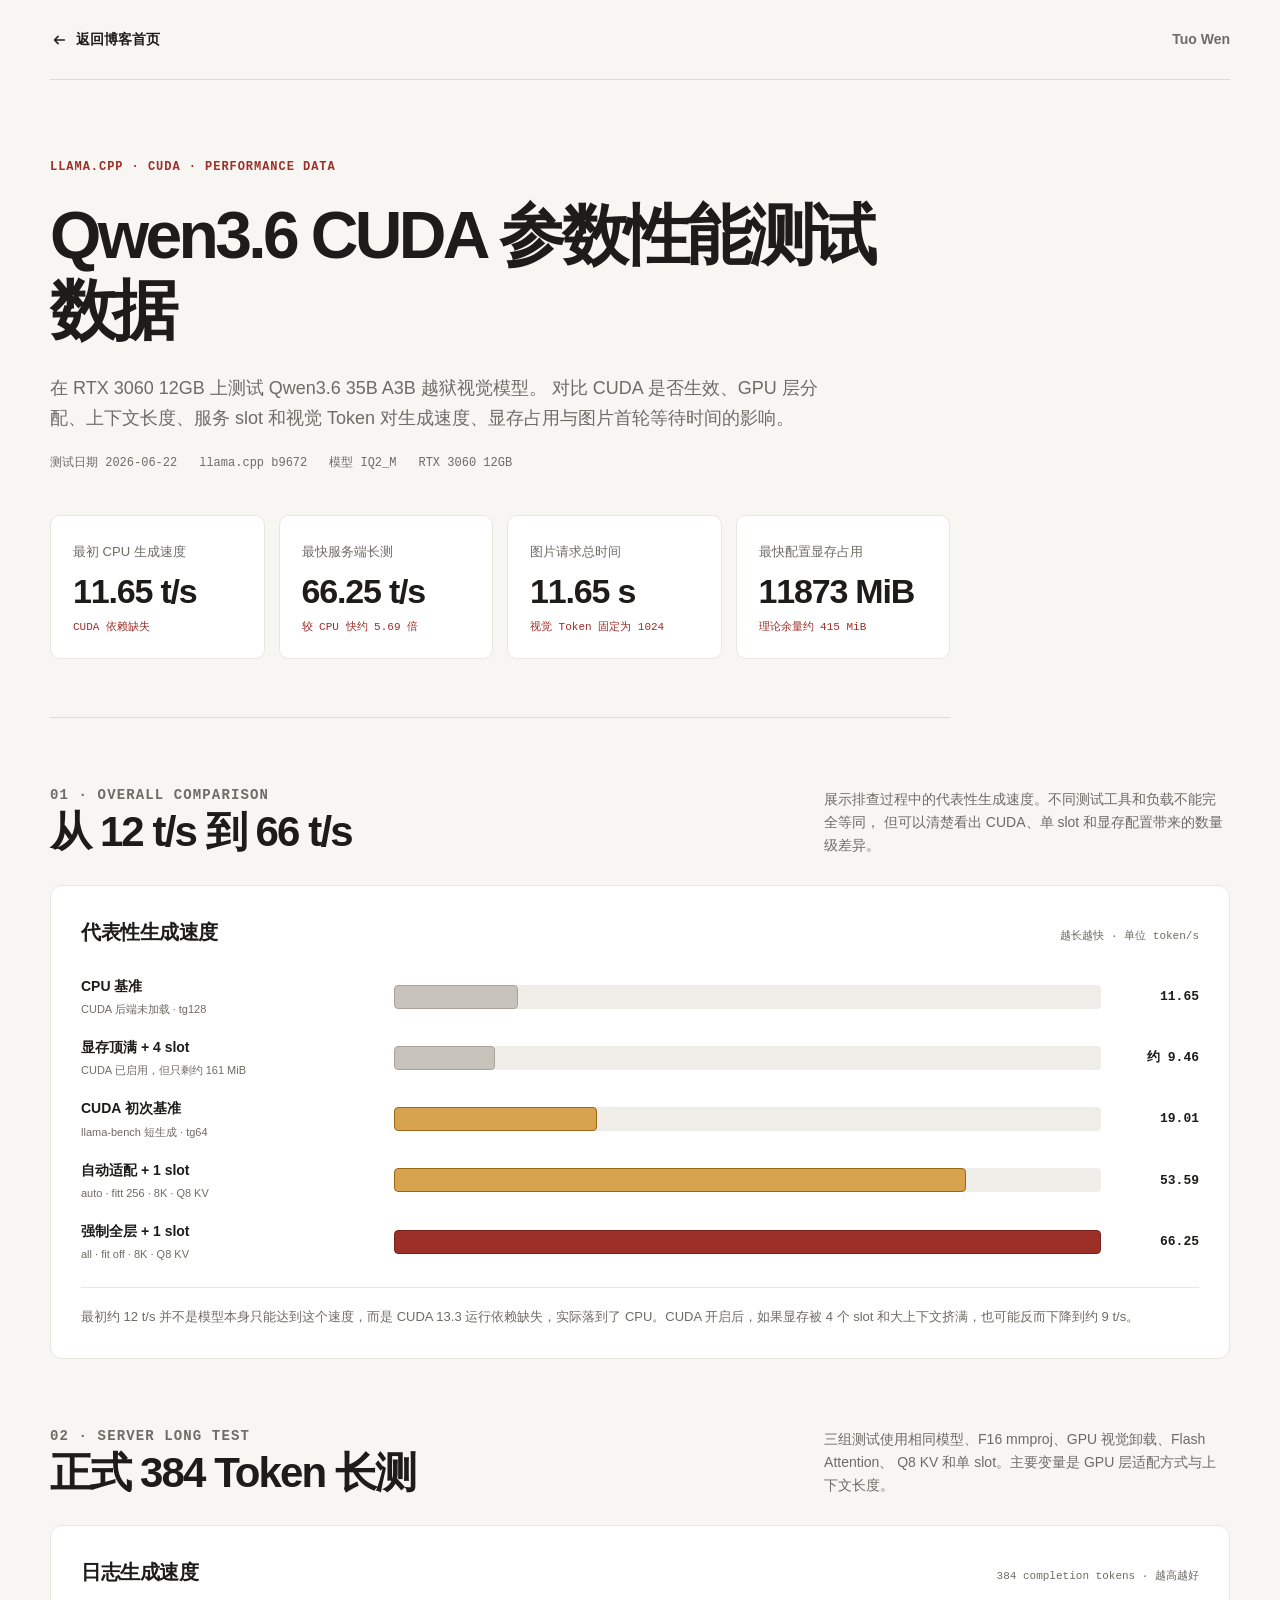
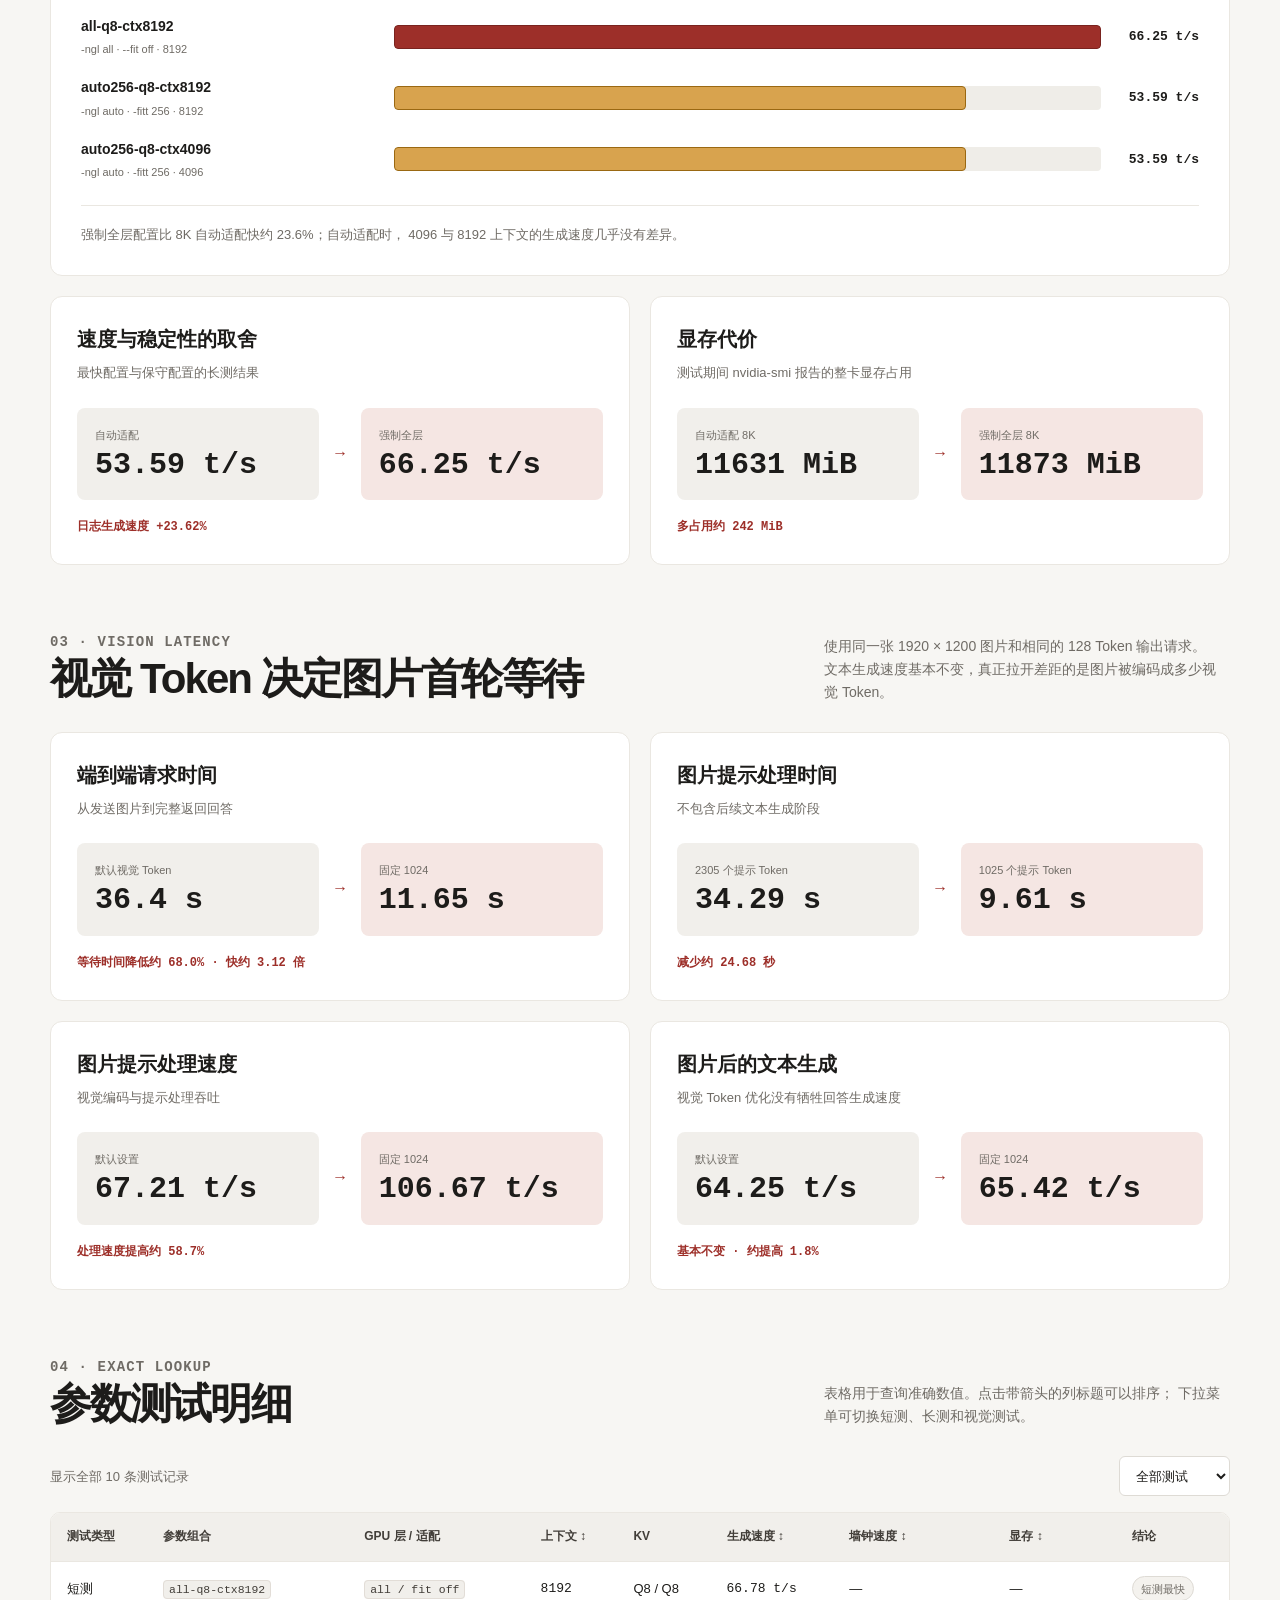
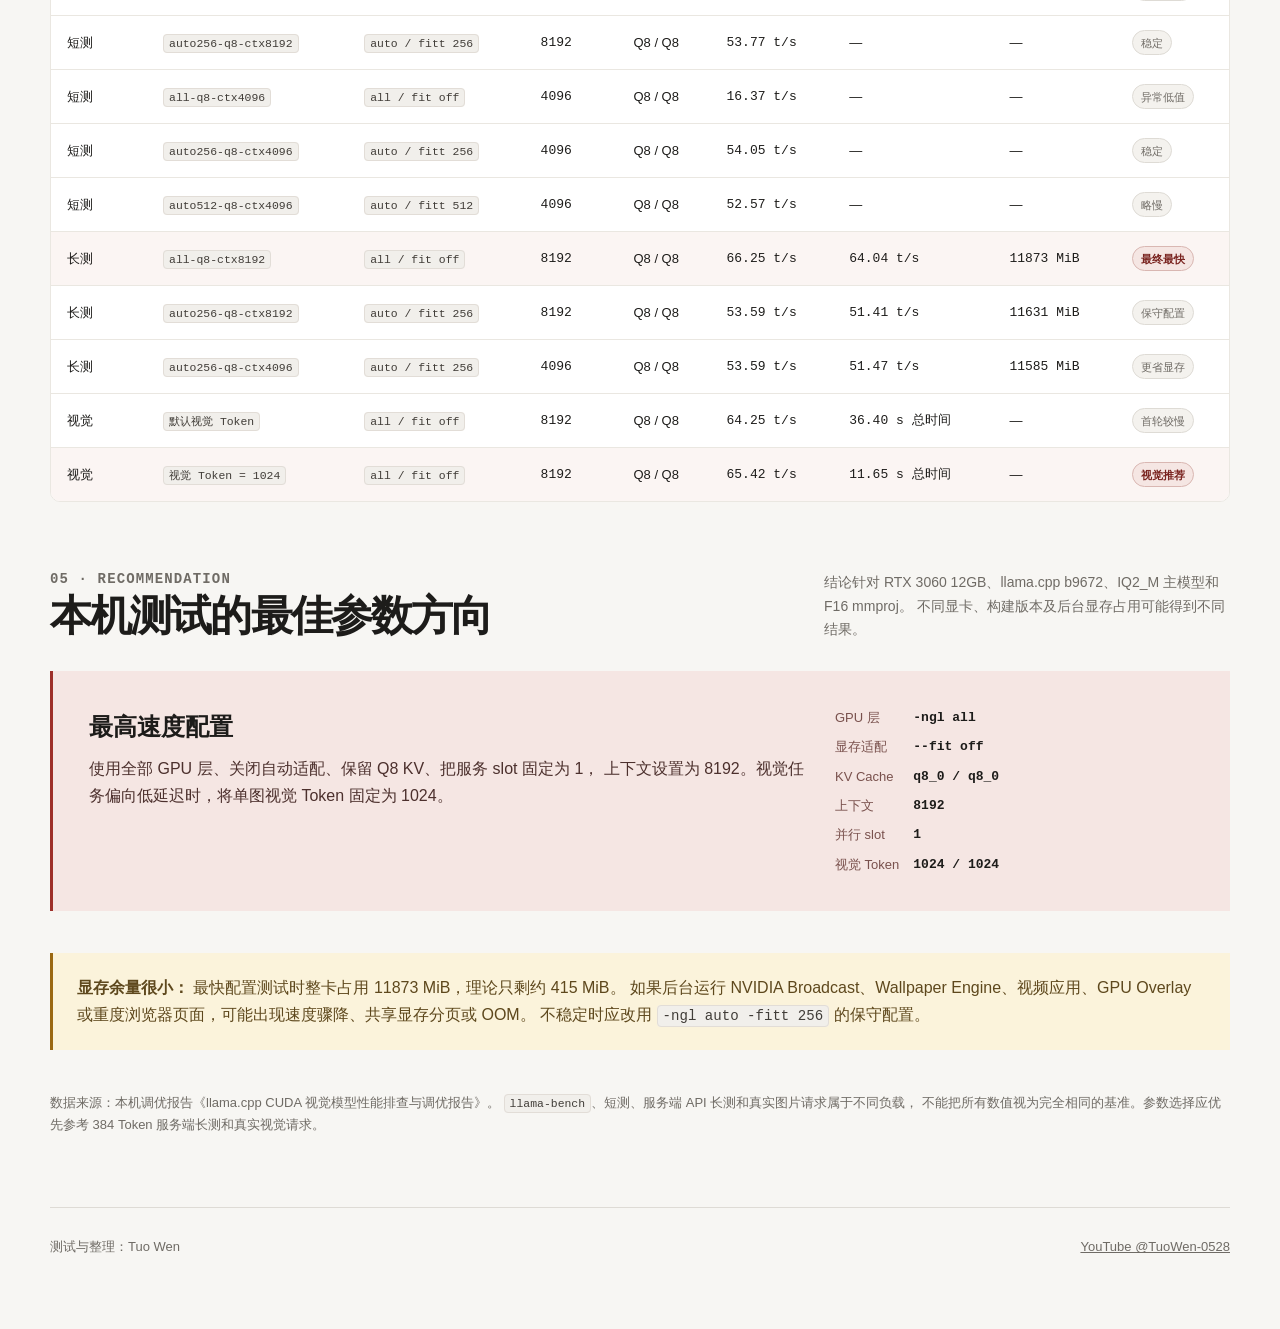
<file: articles/qwen36-cuda-performance-data/qwen36-cuda-performance-data.html>
<!doctype html>
<html lang="zh-CN">
  <head>
    <meta charset="utf-8">
    <meta name="viewport" content="width=device-width, initial-scale=1">
    <meta
      name="description"
      content="Qwen3.6 35B 越狱视觉模型在 RTX 3060 12GB 上的 llama.cpp CUDA 参数性能测试数据，包括生成速度、显存占用和视觉 Token 优化结果。"
    >
    <meta name="theme-color" content="#f7f6f3">
    <title>Qwen3.6 CUDA 参数性能测试数据｜RTX 3060 12GB</title>
    <link rel="icon" href="../../assests/images/channel-avatar.jpg" type="image/jpeg">
    <link rel="stylesheet" href="../../assests/css/style.css?v=20260622-2">
    <style>
      .data-page {
        width: min(100% - 48px, 1180px);
        margin-inline: auto;
        padding: 78px 0 72px;
      }

      .data-hero {
        max-width: 900px;
        padding-bottom: 58px;
        border-bottom: 1px solid var(--line);
      }

      .data-hero h1 {
        max-width: 880px;
        font-size: clamp(38px, 5.2vw, 66px);
        line-height: 1.14;
      }

      .data-lead {
        max-width: 780px;
        margin: 26px 0 20px;
        color: var(--muted);
        font-size: 18px;
      }

      .data-meta {
        display: flex;
        flex-wrap: wrap;
        gap: 8px 22px;
        color: var(--muted);
        font-family: var(--mono);
        font-size: 12px;
      }

      .summary-grid {
        display: grid;
        grid-template-columns: repeat(4, minmax(0, 1fr));
        gap: 14px;
        margin: 42px 0 0;
      }

      .summary-card {
        min-width: 0;
        padding: 22px;
        border: 1px solid var(--soft-line);
        border-radius: 10px;
        background: var(--surface);
      }

      .summary-card strong {
        display: block;
        margin-top: 8px;
        font-family: var(--display);
        font-size: clamp(25px, 3vw, 34px);
        letter-spacing: -0.035em;
        line-height: 1.1;
      }

      .summary-card span {
        color: var(--muted);
        font-size: 13px;
      }

      .summary-card small {
        display: block;
        margin-top: 8px;
        color: var(--accent);
        font-family: var(--mono);
        font-size: 11px;
      }

      .data-section {
        padding: 66px 0 0;
      }

      .data-section-header {
        display: grid;
        grid-template-columns: minmax(0, 1fr) minmax(240px, 0.55fr);
        gap: 36px;
        align-items: end;
        margin-bottom: 28px;
      }

      .data-section-header h2 {
        font-size: clamp(29px, 4vw, 42px);
        line-height: 1.18;
      }

      .data-section-header p {
        margin: 0;
        color: var(--muted);
        font-size: 14px;
      }

      .chart-card {
        padding: clamp(20px, 3vw, 30px);
        border: 1px solid var(--soft-line);
        border-radius: 12px;
        background: var(--surface);
      }

      .chart-title {
        display: flex;
        flex-wrap: wrap;
        align-items: baseline;
        justify-content: space-between;
        gap: 8px 24px;
        margin-bottom: 26px;
      }

      .chart-title h3 {
        margin: 0;
        font-size: 20px;
        letter-spacing: -0.025em;
      }

      .chart-title span {
        color: var(--muted);
        font-family: var(--mono);
        font-size: 11px;
      }

      .bar-chart {
        display: grid;
        gap: 18px;
      }

      .bar-row {
        display: grid;
        grid-template-columns: minmax(170px, 0.42fr) minmax(260px, 1fr) 82px;
        gap: 16px;
        align-items: center;
      }

      .bar-label {
        min-width: 0;
      }

      .bar-label strong {
        display: block;
        overflow-wrap: anywhere;
        font-size: 14px;
      }

      .bar-label span {
        display: block;
        margin-top: 2px;
        color: var(--muted);
        font-size: 11px;
      }

      .bar-track {
        position: relative;
        height: 24px;
        overflow: hidden;
        border-radius: 4px;
        background: #efede8;
      }

      .bar-fill {
        width: var(--bar-width);
        height: 100%;
        border: 1px solid var(--bar-edge, #79231f);
        border-radius: inherit;
        background: var(--bar-color, #9d2f29);
      }

      .bar-fill.muted {
        --bar-color: #c7c2ba;
        --bar-edge: #a9a39a;
      }

      .bar-fill.secondary {
        --bar-color: #d8a34e;
        --bar-edge: #9a6812;
      }

      .bar-value {
        text-align: right;
        font-family: var(--mono);
        font-size: 13px;
        font-weight: 700;
        white-space: nowrap;
      }

      .chart-note {
        margin: 24px 0 0;
        padding-top: 18px;
        border-top: 1px solid var(--soft-line);
        color: var(--muted);
        font-size: 13px;
      }

      .comparison-grid {
        display: grid;
        grid-template-columns: repeat(2, minmax(0, 1fr));
        gap: 20px;
      }

      .metric-comparison {
        padding: 26px;
        border: 1px solid var(--soft-line);
        border-radius: 12px;
        background: var(--surface);
      }

      .metric-comparison h3 {
        margin: 0 0 6px;
        font-size: 20px;
      }

      .metric-comparison > p {
        margin: 0 0 24px;
        color: var(--muted);
        font-size: 13px;
      }

      .before-after {
        display: grid;
        grid-template-columns: 1fr auto 1fr;
        gap: 16px;
        align-items: center;
      }

      .metric-box {
        min-width: 0;
        padding: 18px;
        border-radius: 8px;
        background: #f1efeb;
      }

      .metric-box.after {
        background: var(--accent-soft);
      }

      .metric-box span {
        display: block;
        color: var(--muted);
        font-size: 11px;
      }

      .metric-box strong {
        display: block;
        margin-top: 4px;
        font-family: var(--mono);
        font-size: clamp(22px, 3vw, 30px);
        line-height: 1.15;
      }

      .comparison-arrow {
        color: var(--accent);
        font-family: var(--mono);
        font-weight: 700;
      }

      .gain {
        margin-top: 18px;
        color: var(--accent);
        font-family: var(--mono);
        font-size: 12px;
        font-weight: 700;
      }

      .data-table-tools {
        display: flex;
        flex-wrap: wrap;
        align-items: center;
        justify-content: space-between;
        gap: 14px;
        margin-bottom: 16px;
      }

      .data-table-tools p {
        margin: 0;
        color: var(--muted);
        font-size: 13px;
      }

      .table-filter {
        min-height: 40px;
        padding: 0 12px;
        border: 1px solid var(--line);
        border-radius: 6px;
        background: var(--surface);
        color: var(--ink);
        font: 13px var(--body);
      }

      .performance-table {
        overflow-x: auto;
        border: 1px solid var(--soft-line);
        border-radius: 10px;
        background: var(--surface);
      }

      .performance-table table {
        width: 100%;
        min-width: 900px;
        border-collapse: collapse;
        text-align: left;
      }

      .performance-table th,
      .performance-table td {
        padding: 14px 16px;
        border-bottom: 1px solid var(--soft-line);
        vertical-align: middle;
        font-size: 13px;
      }

      .performance-table th {
        background: #f1efeb;
        color: #413d38;
        font-size: 12px;
        white-space: nowrap;
      }

      .performance-table th button {
        padding: 0;
        border: 0;
        background: transparent;
        color: inherit;
        cursor: pointer;
        font: inherit;
        font-weight: 700;
      }

      .performance-table th button:hover {
        color: var(--accent);
      }

      .performance-table tbody tr:last-child td {
        border-bottom: 0;
      }

      .performance-table tbody tr.best-row {
        background: #fbf5f3;
      }

      .performance-table tbody tr[hidden] {
        display: none;
      }

      .number-cell {
        font-family: var(--mono);
        font-variant-numeric: tabular-nums;
        white-space: nowrap;
      }

      .status-badge {
        display: inline-flex;
        min-height: 25px;
        align-items: center;
        padding: 0 8px;
        border: 1px solid var(--line);
        border-radius: 999px;
        background: #f4f2ee;
        color: var(--muted);
        font-size: 11px;
        white-space: nowrap;
      }

      .status-badge.best {
        border-color: #d9b7b2;
        background: var(--accent-soft);
        color: var(--accent-dark);
        font-weight: 700;
      }

      .recommendation {
        display: grid;
        grid-template-columns: minmax(0, 1fr) minmax(250px, 0.5fr);
        gap: 28px;
        margin-top: 30px;
        padding: clamp(24px, 4vw, 36px);
        border-left: 3px solid var(--accent);
        background: var(--accent-soft);
      }

      .recommendation h3 {
        margin: 0 0 10px;
        font-size: 24px;
      }

      .recommendation p {
        margin: 0;
        color: #4c302d;
      }

      .recommendation dl {
        display: grid;
        grid-template-columns: auto 1fr;
        gap: 8px 14px;
        margin: 0;
        font-size: 13px;
      }

      .recommendation dt {
        color: #79514d;
      }

      .recommendation dd {
        margin: 0;
        font-family: var(--mono);
        font-weight: 700;
      }

      .method-note {
        margin-top: 28px;
        color: var(--muted);
        font-size: 13px;
      }

      .data-footer {
        display: flex;
        align-items: center;
        justify-content: space-between;
        gap: 24px;
        margin-top: 72px;
        padding-top: 28px;
        border-top: 1px solid var(--line);
        color: var(--muted);
        font-size: 13px;
      }

      @media (max-width: 900px) {
        .summary-grid {
          grid-template-columns: repeat(2, minmax(0, 1fr));
        }

        .data-section-header,
        .recommendation {
          grid-template-columns: 1fr;
        }

        .comparison-grid {
          grid-template-columns: 1fr;
        }
      }

      @media (max-width: 680px) {
        .data-page {
          width: min(100% - 32px, 680px);
          padding-top: 52px;
        }

        .summary-grid {
          grid-template-columns: 1fr;
        }

        .bar-row {
          grid-template-columns: minmax(0, 1fr) 72px;
          gap: 7px 12px;
        }

        .bar-track {
          grid-column: 1 / -1;
          grid-row: 2;
        }

        .bar-value {
          grid-column: 2;
          grid-row: 1;
        }

        .before-after {
          grid-template-columns: 1fr;
        }

        .comparison-arrow {
          transform: rotate(90deg);
          text-align: center;
        }

        .data-footer {
          align-items: flex-start;
          flex-direction: column;
        }
      }

      @media (prefers-reduced-motion: reduce) {
        .bar-fill {
          transition: none;
        }
      }
    </style>
  </head>
  <body>
    <a class="skip-link" href="#data-content">跳到测试数据</a>

    <header class="article-header">
      <a class="back-link" href="../../index.html">
        <svg viewBox="0 0 20 20" aria-hidden="true">
          <path d="M16 10H5M9 6l-4 4 4 4"/>
        </svg>
        返回博客首页
      </a>
      <a
        class="channel-link"
        href="https://www.youtube.com/@TuoWen-0528"
        target="_blank"
        rel="noopener noreferrer"
      >
        Tuo Wen
      </a>
    </header>

    <main class="data-page" id="data-content">
      <header class="data-hero">
        <p class="eyebrow">llama.cpp · CUDA · Performance data</p>
        <h1>Qwen3.6 CUDA 参数性能测试数据</h1>
        <p class="data-lead">
          在 RTX 3060 12GB 上测试 Qwen3.6 35B A3B 越狱视觉模型。
          对比 CUDA 是否生效、GPU 层分配、上下文长度、服务 slot 和视觉 Token
          对生成速度、显存占用与图片首轮等待时间的影响。
        </p>
        <div class="data-meta">
          <span>测试日期 2026-06-22</span>
          <span>llama.cpp b9672</span>
          <span>模型 IQ2_M</span>
          <span>RTX 3060 12GB</span>
        </div>

        <div class="summary-grid" aria-label="关键测试结论">
          <div class="summary-card">
            <span>最初 CPU 生成速度</span>
            <strong>11.65 t/s</strong>
            <small>CUDA 依赖缺失</small>
          </div>
          <div class="summary-card">
            <span>最快服务端长测</span>
            <strong>66.25 t/s</strong>
            <small>较 CPU 快约 5.69 倍</small>
          </div>
          <div class="summary-card">
            <span>图片请求总时间</span>
            <strong>11.65 s</strong>
            <small>视觉 Token 固定为 1024</small>
          </div>
          <div class="summary-card">
            <span>最快配置显存占用</span>
            <strong>11873 MiB</strong>
            <small>理论余量约 415 MiB</small>
          </div>
        </div>
      </header>

      <section class="data-section" aria-labelledby="stage-title">
        <div class="data-section-header">
          <div>
            <p class="eyebrow">01 · Overall comparison</p>
            <h2 id="stage-title">从 12 t/s 到 66 t/s</h2>
          </div>
          <p>
            展示排查过程中的代表性生成速度。不同测试工具和负载不能完全等同，
            但可以清楚看出 CUDA、单 slot 和显存配置带来的数量级差异。
          </p>
        </div>

        <div class="chart-card">
          <div class="chart-title">
            <h3>代表性生成速度</h3>
            <span>越长越快 · 单位 token/s</span>
          </div>
          <div class="bar-chart">
            <div class="bar-row">
              <div class="bar-label">
                <strong>CPU 基准</strong>
                <span>CUDA 后端未加载 · tg128</span>
              </div>
              <div class="bar-track">
                <div class="bar-fill muted" style="--bar-width: 17.6%"></div>
              </div>
              <div class="bar-value">11.65</div>
            </div>
            <div class="bar-row">
              <div class="bar-label">
                <strong>显存顶满 + 4 slot</strong>
                <span>CUDA 已启用，但只剩约 161 MiB</span>
              </div>
              <div class="bar-track">
                <div class="bar-fill muted" style="--bar-width: 14.3%"></div>
              </div>
              <div class="bar-value">约 9.46</div>
            </div>
            <div class="bar-row">
              <div class="bar-label">
                <strong>CUDA 初次基准</strong>
                <span>llama-bench 短生成 · tg64</span>
              </div>
              <div class="bar-track">
                <div class="bar-fill secondary" style="--bar-width: 28.7%"></div>
              </div>
              <div class="bar-value">19.01</div>
            </div>
            <div class="bar-row">
              <div class="bar-label">
                <strong>自动适配 + 1 slot</strong>
                <span>auto · fitt 256 · 8K · Q8 KV</span>
              </div>
              <div class="bar-track">
                <div class="bar-fill secondary" style="--bar-width: 80.9%"></div>
              </div>
              <div class="bar-value">53.59</div>
            </div>
            <div class="bar-row">
              <div class="bar-label">
                <strong>强制全层 + 1 slot</strong>
                <span>all · fit off · 8K · Q8 KV</span>
              </div>
              <div class="bar-track">
                <div class="bar-fill" style="--bar-width: 100%"></div>
              </div>
              <div class="bar-value">66.25</div>
            </div>
          </div>
          <p class="chart-note">
            最初约 12 t/s 并不是模型本身只能达到这个速度，而是 CUDA 13.3
            运行依赖缺失，实际落到了 CPU。CUDA 开启后，如果显存被 4 个 slot
            和大上下文挤满，也可能反而下降到约 9 t/s。
          </p>
        </div>
      </section>

      <section class="data-section" aria-labelledby="long-test-title">
        <div class="data-section-header">
          <div>
            <p class="eyebrow">02 · Server long test</p>
            <h2 id="long-test-title">正式 384 Token 长测</h2>
          </div>
          <p>
            三组测试使用相同模型、F16 mmproj、GPU 视觉卸载、Flash Attention、
            Q8 KV 和单 slot。主要变量是 GPU 层适配方式与上下文长度。
          </p>
        </div>

        <div class="chart-card">
          <div class="chart-title">
            <h3>日志生成速度</h3>
            <span>384 completion tokens · 越高越好</span>
          </div>
          <div class="bar-chart">
            <div class="bar-row">
              <div class="bar-label">
                <strong>all-q8-ctx8192</strong>
                <span>-ngl all · --fit off · 8192</span>
              </div>
              <div class="bar-track">
                <div class="bar-fill" style="--bar-width: 100%"></div>
              </div>
              <div class="bar-value">66.25 t/s</div>
            </div>
            <div class="bar-row">
              <div class="bar-label">
                <strong>auto256-q8-ctx8192</strong>
                <span>-ngl auto · -fitt 256 · 8192</span>
              </div>
              <div class="bar-track">
                <div class="bar-fill secondary" style="--bar-width: 80.9%"></div>
              </div>
              <div class="bar-value">53.59 t/s</div>
            </div>
            <div class="bar-row">
              <div class="bar-label">
                <strong>auto256-q8-ctx4096</strong>
                <span>-ngl auto · -fitt 256 · 4096</span>
              </div>
              <div class="bar-track">
                <div class="bar-fill secondary" style="--bar-width: 80.9%"></div>
              </div>
              <div class="bar-value">53.59 t/s</div>
            </div>
          </div>
          <p class="chart-note">
            强制全层配置比 8K 自动适配快约 23.6%；自动适配时，
            4096 与 8192 上下文的生成速度几乎没有差异。
          </p>
        </div>

        <div class="comparison-grid" style="margin-top: 20px">
          <div class="metric-comparison">
            <h3>速度与稳定性的取舍</h3>
            <p>最快配置与保守配置的长测结果</p>
            <div class="before-after">
              <div class="metric-box">
                <span>自动适配</span>
                <strong>53.59 t/s</strong>
              </div>
              <div class="comparison-arrow" aria-hidden="true">→</div>
              <div class="metric-box after">
                <span>强制全层</span>
                <strong>66.25 t/s</strong>
              </div>
            </div>
            <div class="gain">日志生成速度 +23.62%</div>
          </div>

          <div class="metric-comparison">
            <h3>显存代价</h3>
            <p>测试期间 nvidia-smi 报告的整卡显存占用</p>
            <div class="before-after">
              <div class="metric-box">
                <span>自动适配 8K</span>
                <strong>11631 MiB</strong>
              </div>
              <div class="comparison-arrow" aria-hidden="true">→</div>
              <div class="metric-box after">
                <span>强制全层 8K</span>
                <strong>11873 MiB</strong>
              </div>
            </div>
            <div class="gain">多占用约 242 MiB</div>
          </div>
        </div>
      </section>

      <section class="data-section" aria-labelledby="vision-title">
        <div class="data-section-header">
          <div>
            <p class="eyebrow">03 · Vision latency</p>
            <h2 id="vision-title">视觉 Token 决定图片首轮等待</h2>
          </div>
          <p>
            使用同一张 1920 × 1200 图片和相同的 128 Token 输出请求。
            文本生成速度基本不变，真正拉开差距的是图片被编码成多少视觉 Token。
          </p>
        </div>

        <div class="comparison-grid">
          <div class="metric-comparison">
            <h3>端到端请求时间</h3>
            <p>从发送图片到完整返回回答</p>
            <div class="before-after">
              <div class="metric-box">
                <span>默认视觉 Token</span>
                <strong>36.4 s</strong>
              </div>
              <div class="comparison-arrow" aria-hidden="true">→</div>
              <div class="metric-box after">
                <span>固定 1024</span>
                <strong>11.65 s</strong>
              </div>
            </div>
            <div class="gain">等待时间降低约 68.0% · 快约 3.12 倍</div>
          </div>

          <div class="metric-comparison">
            <h3>图片提示处理时间</h3>
            <p>不包含后续文本生成阶段</p>
            <div class="before-after">
              <div class="metric-box">
                <span>2305 个提示 Token</span>
                <strong>34.29 s</strong>
              </div>
              <div class="comparison-arrow" aria-hidden="true">→</div>
              <div class="metric-box after">
                <span>1025 个提示 Token</span>
                <strong>9.61 s</strong>
              </div>
            </div>
            <div class="gain">减少约 24.68 秒</div>
          </div>

          <div class="metric-comparison">
            <h3>图片提示处理速度</h3>
            <p>视觉编码与提示处理吞吐</p>
            <div class="before-after">
              <div class="metric-box">
                <span>默认设置</span>
                <strong>67.21 t/s</strong>
              </div>
              <div class="comparison-arrow" aria-hidden="true">→</div>
              <div class="metric-box after">
                <span>固定 1024</span>
                <strong>106.67 t/s</strong>
              </div>
            </div>
            <div class="gain">处理速度提高约 58.7%</div>
          </div>

          <div class="metric-comparison">
            <h3>图片后的文本生成</h3>
            <p>视觉 Token 优化没有牺牲回答生成速度</p>
            <div class="before-after">
              <div class="metric-box">
                <span>默认设置</span>
                <strong>64.25 t/s</strong>
              </div>
              <div class="comparison-arrow" aria-hidden="true">→</div>
              <div class="metric-box after">
                <span>固定 1024</span>
                <strong>65.42 t/s</strong>
              </div>
            </div>
            <div class="gain">基本不变 · 约提高 1.8%</div>
          </div>
        </div>
      </section>

      <section class="data-section" aria-labelledby="table-title">
        <div class="data-section-header">
          <div>
            <p class="eyebrow">04 · Exact lookup</p>
            <h2 id="table-title">参数测试明细</h2>
          </div>
          <p>
            表格用于查询准确数值。点击带箭头的列标题可以排序；
            下拉菜单可切换短测、长测和视觉测试。
          </p>
        </div>

        <div class="data-table-tools">
          <p id="table-status">显示全部 10 条测试记录</p>
          <label>
            <span class="skip-link">选择测试类型</span>
            <select class="table-filter" id="test-filter">
              <option value="all">全部测试</option>
              <option value="短测">第一轮短测</option>
              <option value="长测">第二轮长测</option>
              <option value="视觉">视觉请求</option>
            </select>
          </label>
        </div>

        <div class="performance-table">
          <table>
            <thead>
              <tr>
                <th>测试类型</th>
                <th>参数组合</th>
                <th>GPU 层 / 适配</th>
                <th>
                  <button type="button" data-sort="context">上下文 ↕</button>
                </th>
                <th>KV</th>
                <th>
                  <button type="button" data-sort="generation">生成速度 ↕</button>
                </th>
                <th>
                  <button type="button" data-sort="wall">墙钟速度 ↕</button>
                </th>
                <th>
                  <button type="button" data-sort="vram">显存 ↕</button>
                </th>
                <th>结论</th>
              </tr>
            </thead>
            <tbody id="performance-body">
              <tr data-type="短测" data-context="8192" data-generation="66.78" data-wall="0" data-vram="0">
                <td>短测</td>
                <td><code>all-q8-ctx8192</code></td>
                <td><code>all / fit off</code></td>
                <td class="number-cell">8192</td>
                <td>Q8 / Q8</td>
                <td class="number-cell">66.78 t/s</td>
                <td>—</td>
                <td>—</td>
                <td><span class="status-badge">短测最快</span></td>
              </tr>
              <tr data-type="短测" data-context="8192" data-generation="53.77" data-wall="0" data-vram="0">
                <td>短测</td>
                <td><code>auto256-q8-ctx8192</code></td>
                <td><code>auto / fitt 256</code></td>
                <td class="number-cell">8192</td>
                <td>Q8 / Q8</td>
                <td class="number-cell">53.77 t/s</td>
                <td>—</td>
                <td>—</td>
                <td><span class="status-badge">稳定</span></td>
              </tr>
              <tr data-type="短测" data-context="4096" data-generation="16.37" data-wall="0" data-vram="0">
                <td>短测</td>
                <td><code>all-q8-ctx4096</code></td>
                <td><code>all / fit off</code></td>
                <td class="number-cell">4096</td>
                <td>Q8 / Q8</td>
                <td class="number-cell">16.37 t/s</td>
                <td>—</td>
                <td>—</td>
                <td><span class="status-badge">异常低值</span></td>
              </tr>
              <tr data-type="短测" data-context="4096" data-generation="54.05" data-wall="0" data-vram="0">
                <td>短测</td>
                <td><code>auto256-q8-ctx4096</code></td>
                <td><code>auto / fitt 256</code></td>
                <td class="number-cell">4096</td>
                <td>Q8 / Q8</td>
                <td class="number-cell">54.05 t/s</td>
                <td>—</td>
                <td>—</td>
                <td><span class="status-badge">稳定</span></td>
              </tr>
              <tr data-type="短测" data-context="4096" data-generation="52.57" data-wall="0" data-vram="0">
                <td>短测</td>
                <td><code>auto512-q8-ctx4096</code></td>
                <td><code>auto / fitt 512</code></td>
                <td class="number-cell">4096</td>
                <td>Q8 / Q8</td>
                <td class="number-cell">52.57 t/s</td>
                <td>—</td>
                <td>—</td>
                <td><span class="status-badge">略慢</span></td>
              </tr>
              <tr
                class="best-row"
                data-type="长测"
                data-context="8192"
                data-generation="66.25"
                data-wall="64.04"
                data-vram="11873"
              >
                <td>长测</td>
                <td><code>all-q8-ctx8192</code></td>
                <td><code>all / fit off</code></td>
                <td class="number-cell">8192</td>
                <td>Q8 / Q8</td>
                <td class="number-cell">66.25 t/s</td>
                <td class="number-cell">64.04 t/s</td>
                <td class="number-cell">11873 MiB</td>
                <td><span class="status-badge best">最终最快</span></td>
              </tr>
              <tr data-type="长测" data-context="8192" data-generation="53.59" data-wall="51.41" data-vram="11631">
                <td>长测</td>
                <td><code>auto256-q8-ctx8192</code></td>
                <td><code>auto / fitt 256</code></td>
                <td class="number-cell">8192</td>
                <td>Q8 / Q8</td>
                <td class="number-cell">53.59 t/s</td>
                <td class="number-cell">51.41 t/s</td>
                <td class="number-cell">11631 MiB</td>
                <td><span class="status-badge">保守配置</span></td>
              </tr>
              <tr data-type="长测" data-context="4096" data-generation="53.59" data-wall="51.47" data-vram="11585">
                <td>长测</td>
                <td><code>auto256-q8-ctx4096</code></td>
                <td><code>auto / fitt 256</code></td>
                <td class="number-cell">4096</td>
                <td>Q8 / Q8</td>
                <td class="number-cell">53.59 t/s</td>
                <td class="number-cell">51.47 t/s</td>
                <td class="number-cell">11585 MiB</td>
                <td><span class="status-badge">更省显存</span></td>
              </tr>
              <tr data-type="视觉" data-context="8192" data-generation="64.25" data-wall="0" data-vram="0">
                <td>视觉</td>
                <td><code>默认视觉 Token</code></td>
                <td><code>all / fit off</code></td>
                <td class="number-cell">8192</td>
                <td>Q8 / Q8</td>
                <td class="number-cell">64.25 t/s</td>
                <td class="number-cell">36.40 s 总时间</td>
                <td>—</td>
                <td><span class="status-badge">首轮较慢</span></td>
              </tr>
              <tr
                class="best-row"
                data-type="视觉"
                data-context="8192"
                data-generation="65.42"
                data-wall="0"
                data-vram="0"
              >
                <td>视觉</td>
                <td><code>视觉 Token = 1024</code></td>
                <td><code>all / fit off</code></td>
                <td class="number-cell">8192</td>
                <td>Q8 / Q8</td>
                <td class="number-cell">65.42 t/s</td>
                <td class="number-cell">11.65 s 总时间</td>
                <td>—</td>
                <td><span class="status-badge best">视觉推荐</span></td>
              </tr>
            </tbody>
          </table>
        </div>
      </section>

      <section class="data-section" aria-labelledby="recommendation-title">
        <div class="data-section-header">
          <div>
            <p class="eyebrow">05 · Recommendation</p>
            <h2 id="recommendation-title">本机测试的最佳参数方向</h2>
          </div>
          <p>
            结论针对 RTX 3060 12GB、llama.cpp b9672、IQ2_M 主模型和 F16 mmproj。
            不同显卡、构建版本及后台显存占用可能得到不同结果。
          </p>
        </div>

        <div class="recommendation">
          <div>
            <h3>最高速度配置</h3>
            <p>
              使用全部 GPU 层、关闭自动适配、保留 Q8 KV、把服务 slot 固定为 1，
              上下文设置为 8192。视觉任务偏向低延迟时，将单图视觉 Token 固定为 1024。
            </p>
          </div>
          <dl>
            <dt>GPU 层</dt>
            <dd>-ngl all</dd>
            <dt>显存适配</dt>
            <dd>--fit off</dd>
            <dt>KV Cache</dt>
            <dd>q8_0 / q8_0</dd>
            <dt>上下文</dt>
            <dd>8192</dd>
            <dt>并行 slot</dt>
            <dd>1</dd>
            <dt>视觉 Token</dt>
            <dd>1024 / 1024</dd>
          </dl>
        </div>

        <div class="warning">
          <strong>显存余量很小：</strong>
          最快配置测试时整卡占用 11873 MiB，理论只剩约 415 MiB。
          如果后台运行 NVIDIA Broadcast、Wallpaper Engine、视频应用、GPU Overlay
          或重度浏览器页面，可能出现速度骤降、共享显存分页或 OOM。
          不稳定时应改用 <code>-ngl auto -fitt 256</code> 的保守配置。
        </div>

        <p class="method-note">
          数据来源：本机调优报告《llama.cpp CUDA 视觉模型性能排查与调优报告》。
          <code>llama-bench</code>、短测、服务端 API 长测和真实图片请求属于不同负载，
          不能把所有数值视为完全相同的基准。参数选择应优先参考 384 Token 服务端长测和真实视觉请求。
        </p>
      </section>

      <footer class="data-footer">
        <span>测试与整理：Tuo Wen</span>
        <a
          href="https://www.youtube.com/@TuoWen-0528"
          target="_blank"
          rel="noopener noreferrer"
        >
          YouTube @TuoWen-0528
        </a>
      </footer>
    </main>

    <script>
      (() => {
        const filter = document.querySelector("#test-filter");
        const body = document.querySelector("#performance-body");
        const status = document.querySelector("#table-status");
        const sortButtons = document.querySelectorAll("[data-sort]");
        let sortDirection = -1;
        let activeSort = "";

        const updateFilter = () => {
          const selected = filter.value;
          let visible = 0;

          [...body.rows].forEach((row) => {
            const show = selected === "all" || row.dataset.type === selected;
            row.hidden = !show;
            if (show) visible += 1;
          });

          status.textContent =
            selected === "all"
              ? `显示全部 ${visible} 条测试记录`
              : `显示 ${selected} ${visible} 条测试记录`;
        };

        const sortRows = (key) => {
          sortDirection = activeSort === key ? sortDirection * -1 : -1;
          activeSort = key;

          const rows = [...body.rows];
          rows.sort((a, b) => {
            const aValue = Number(a.dataset[key] || 0);
            const bValue = Number(b.dataset[key] || 0);
            return (aValue - bValue) * sortDirection;
          });

          rows.forEach((row) => body.append(row));
          updateFilter();
        };

        filter.addEventListener("change", updateFilter);
        sortButtons.forEach((button) => {
          button.addEventListener("click", () => sortRows(button.dataset.sort));
        });
      })();
    </script>
  </body>
</html>
</file>
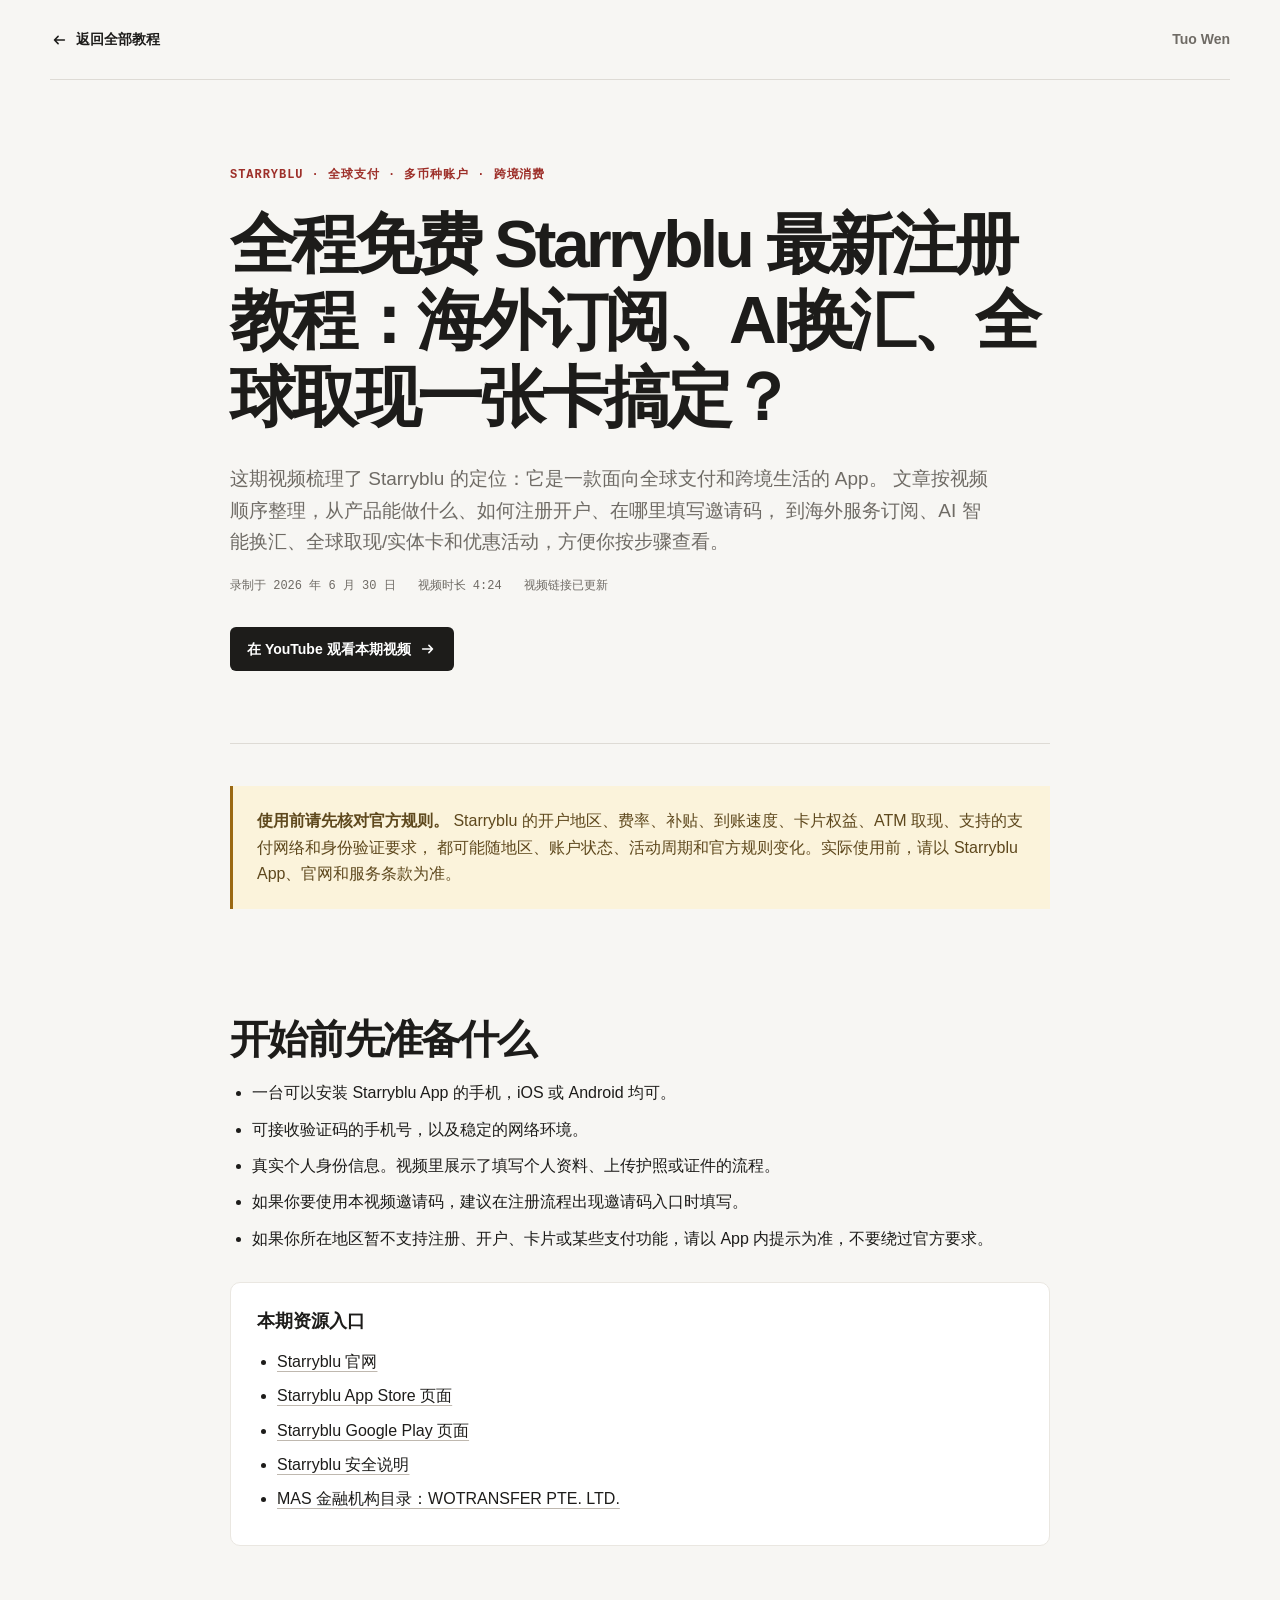
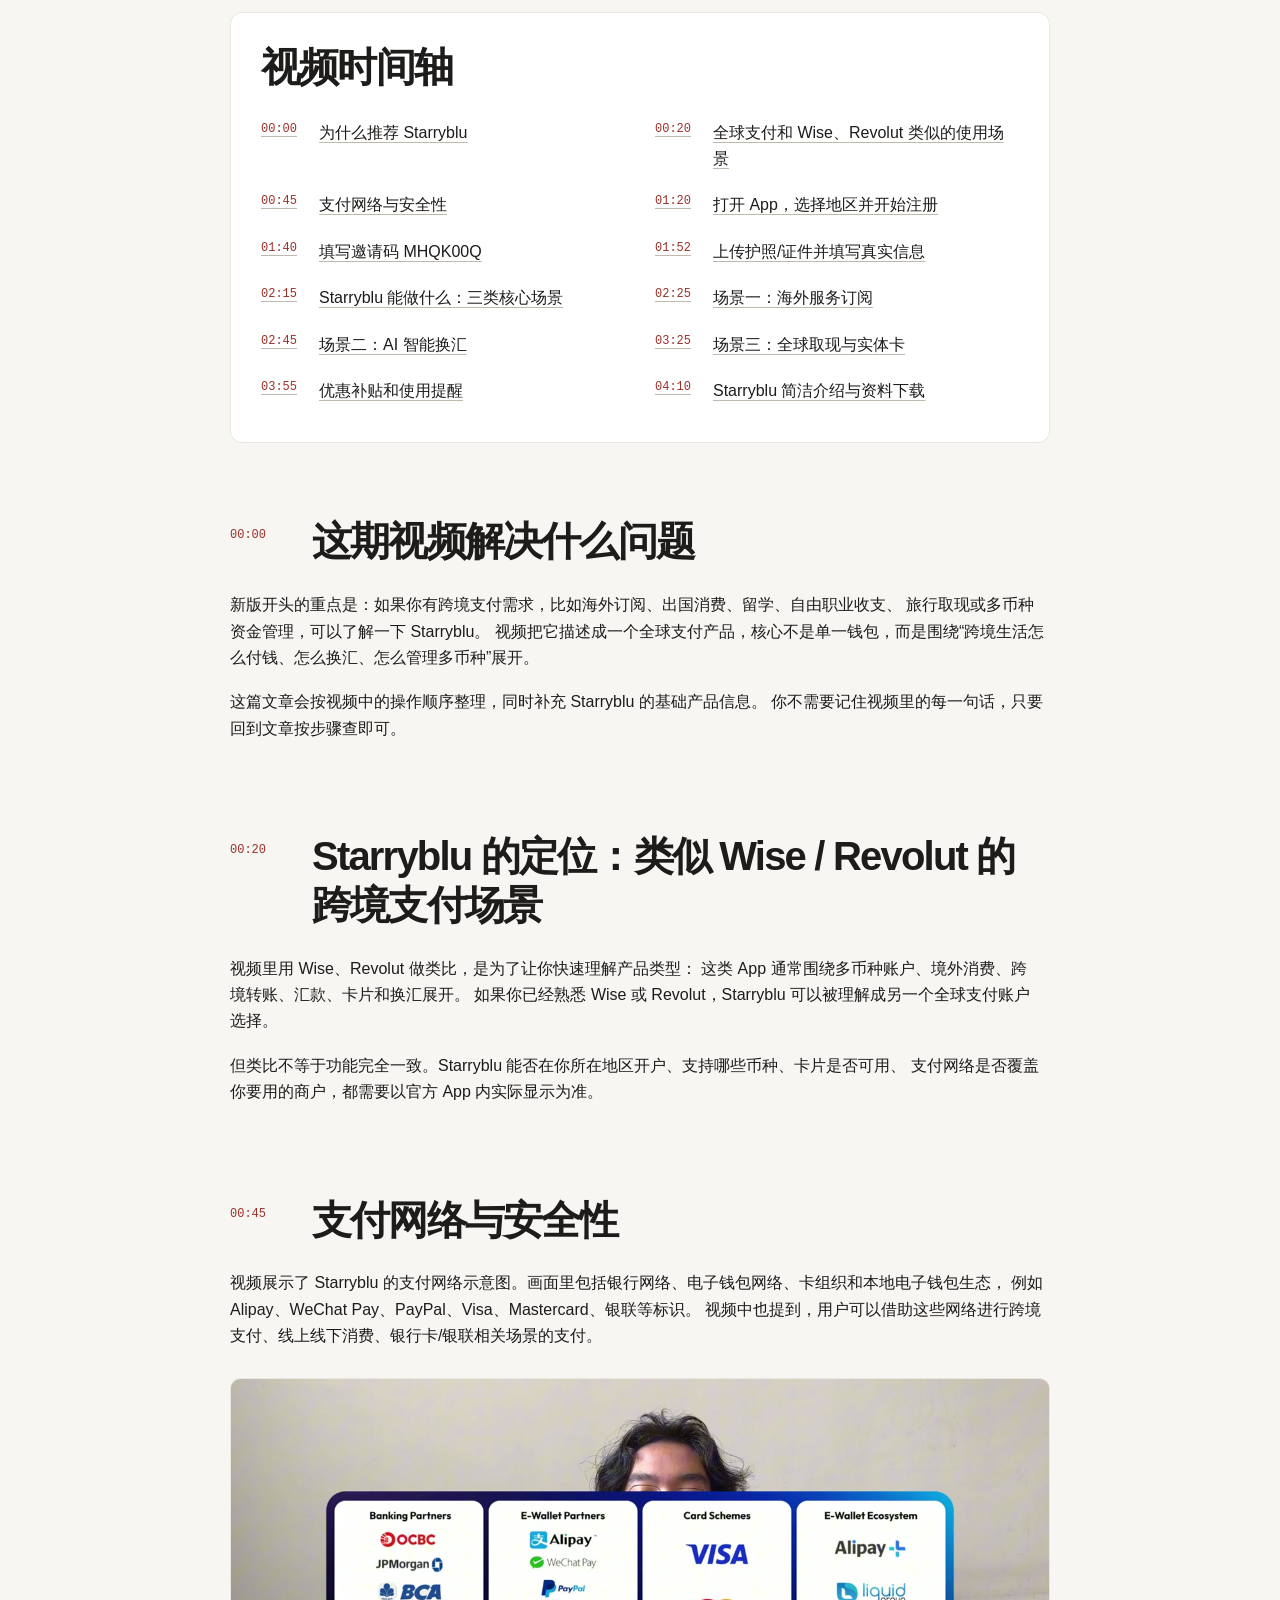
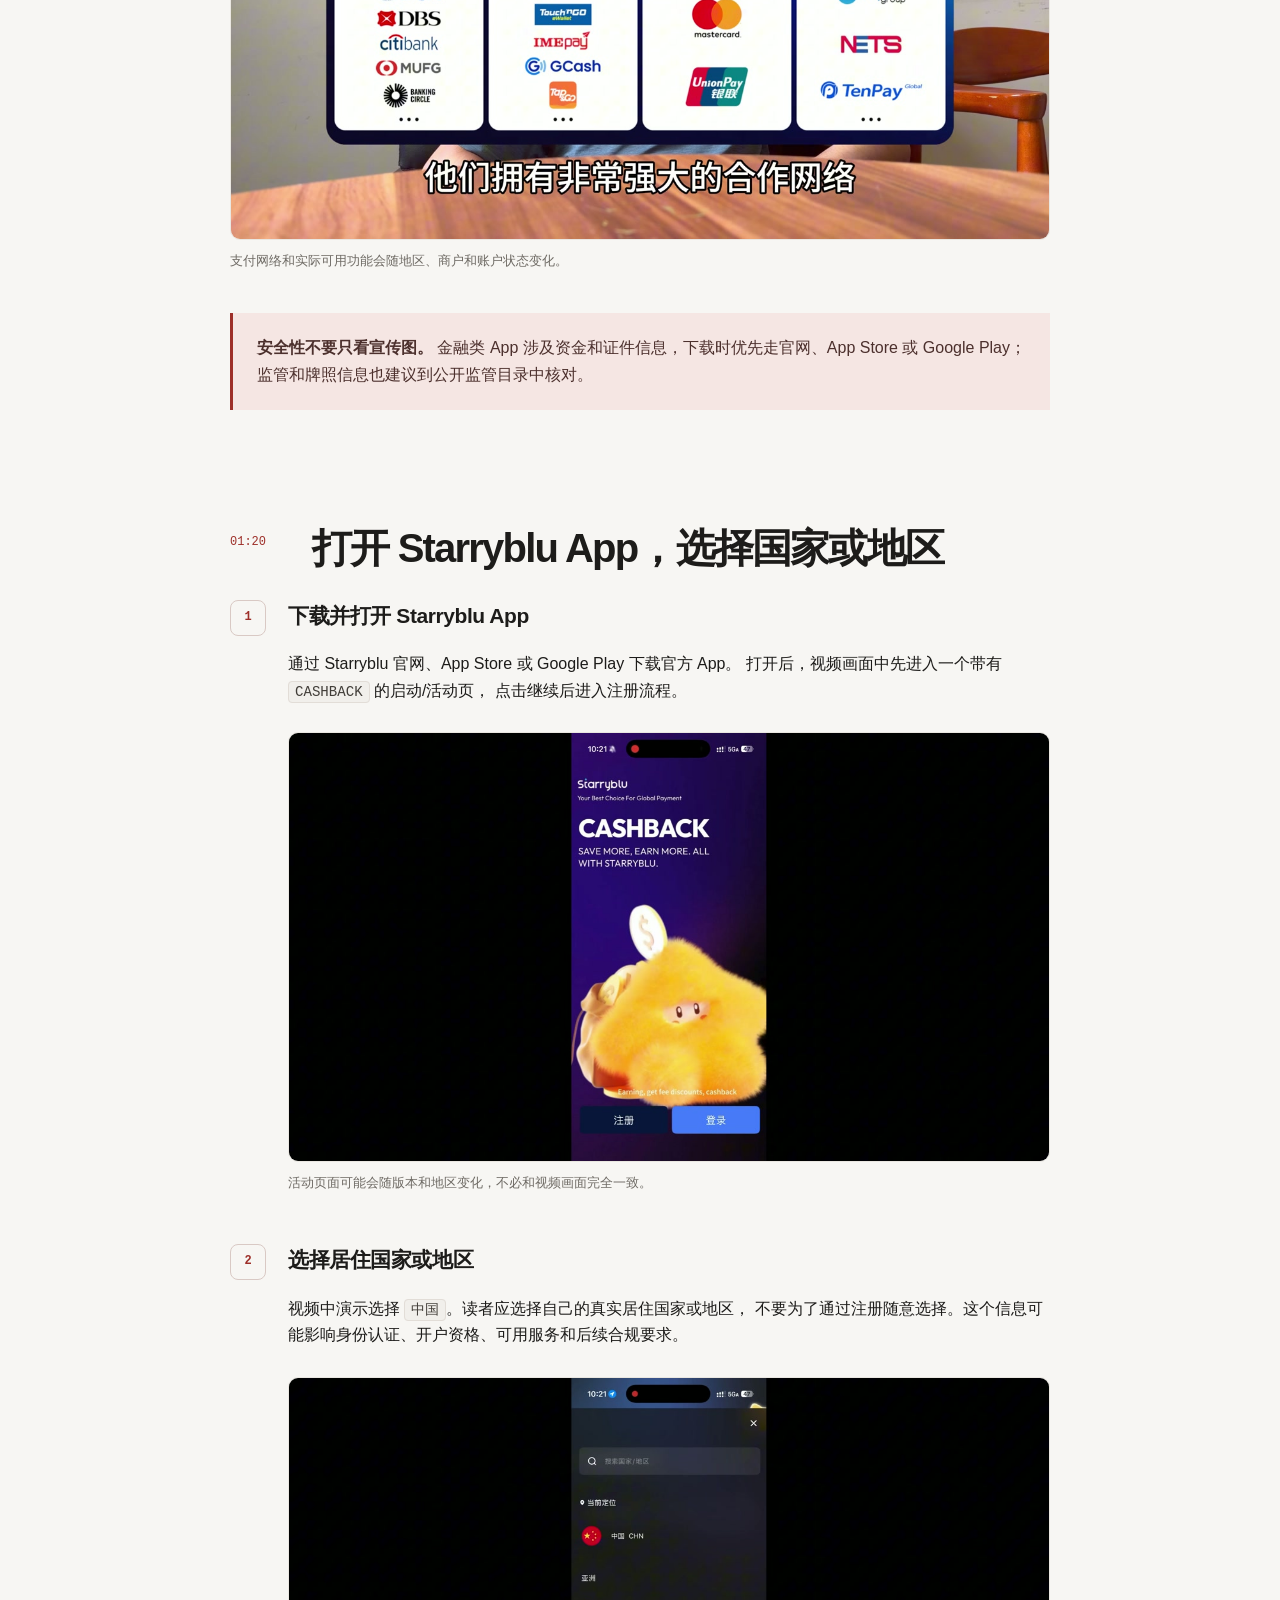
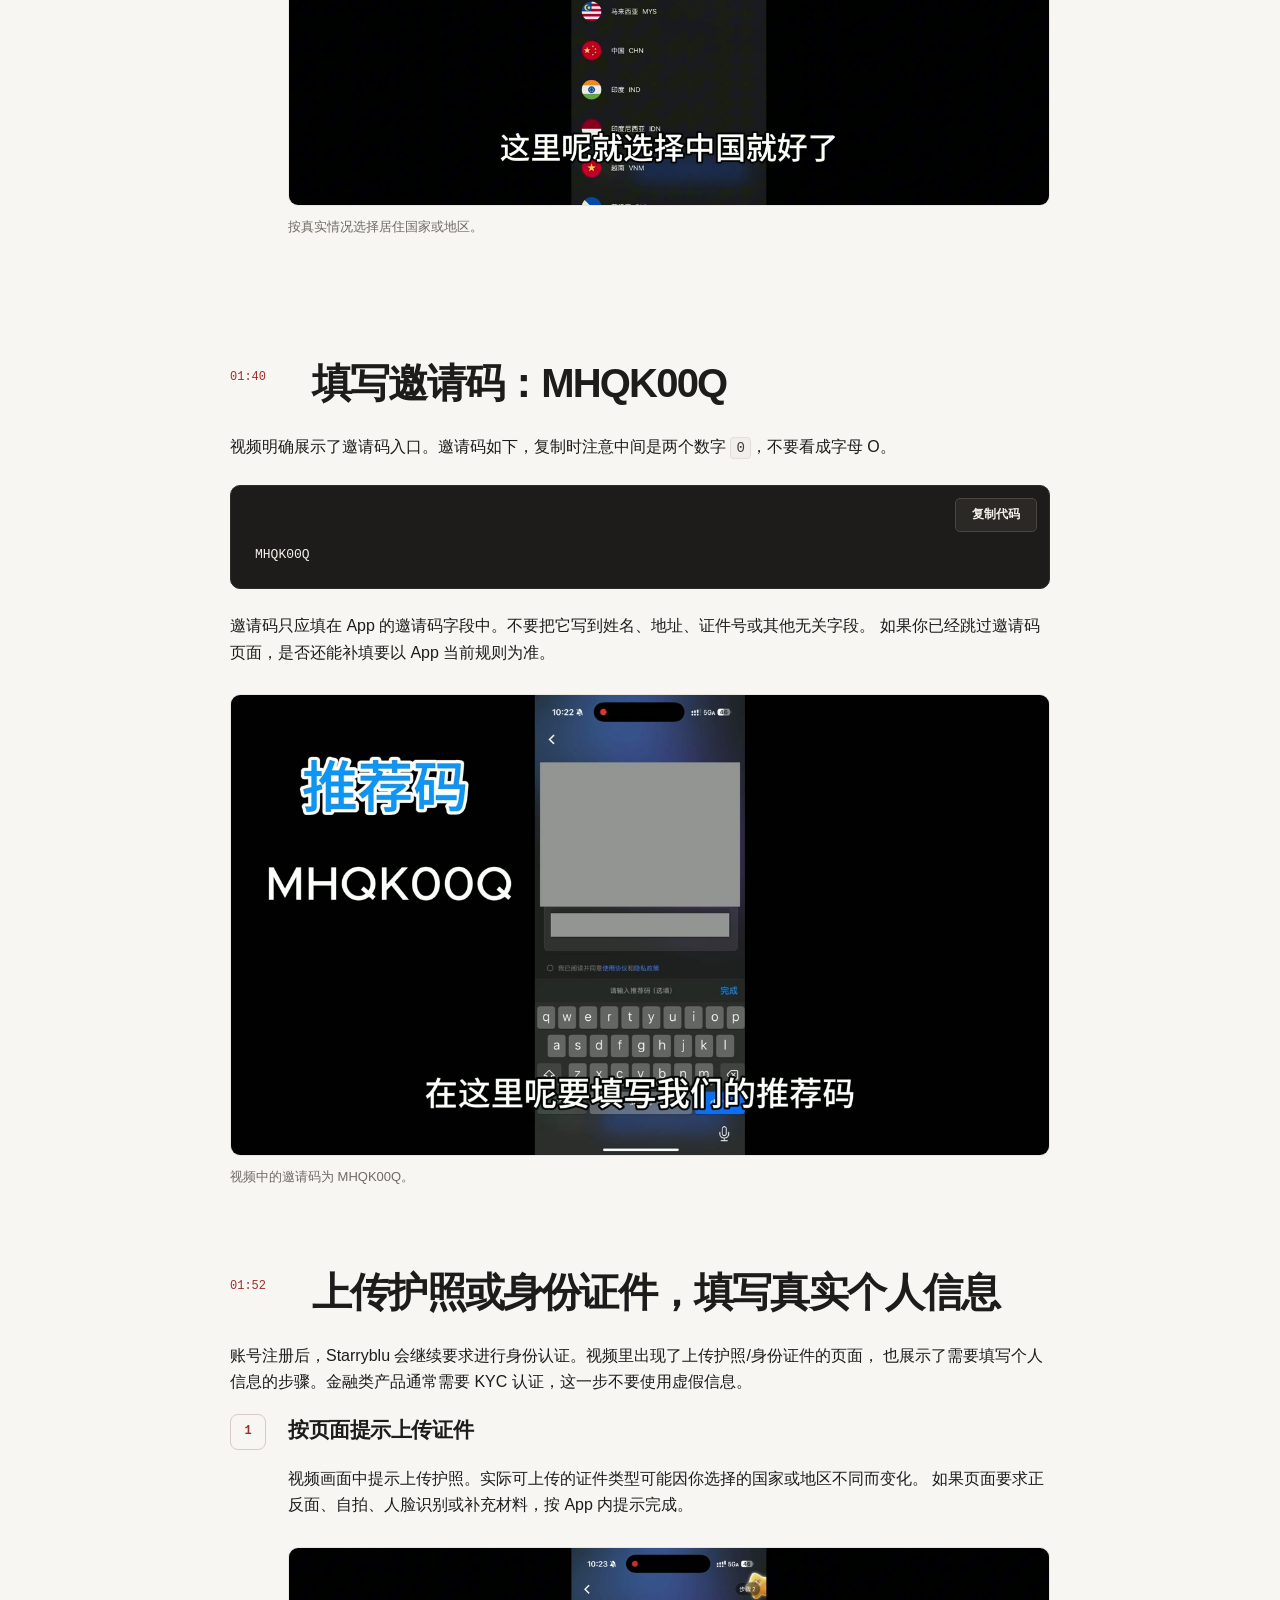
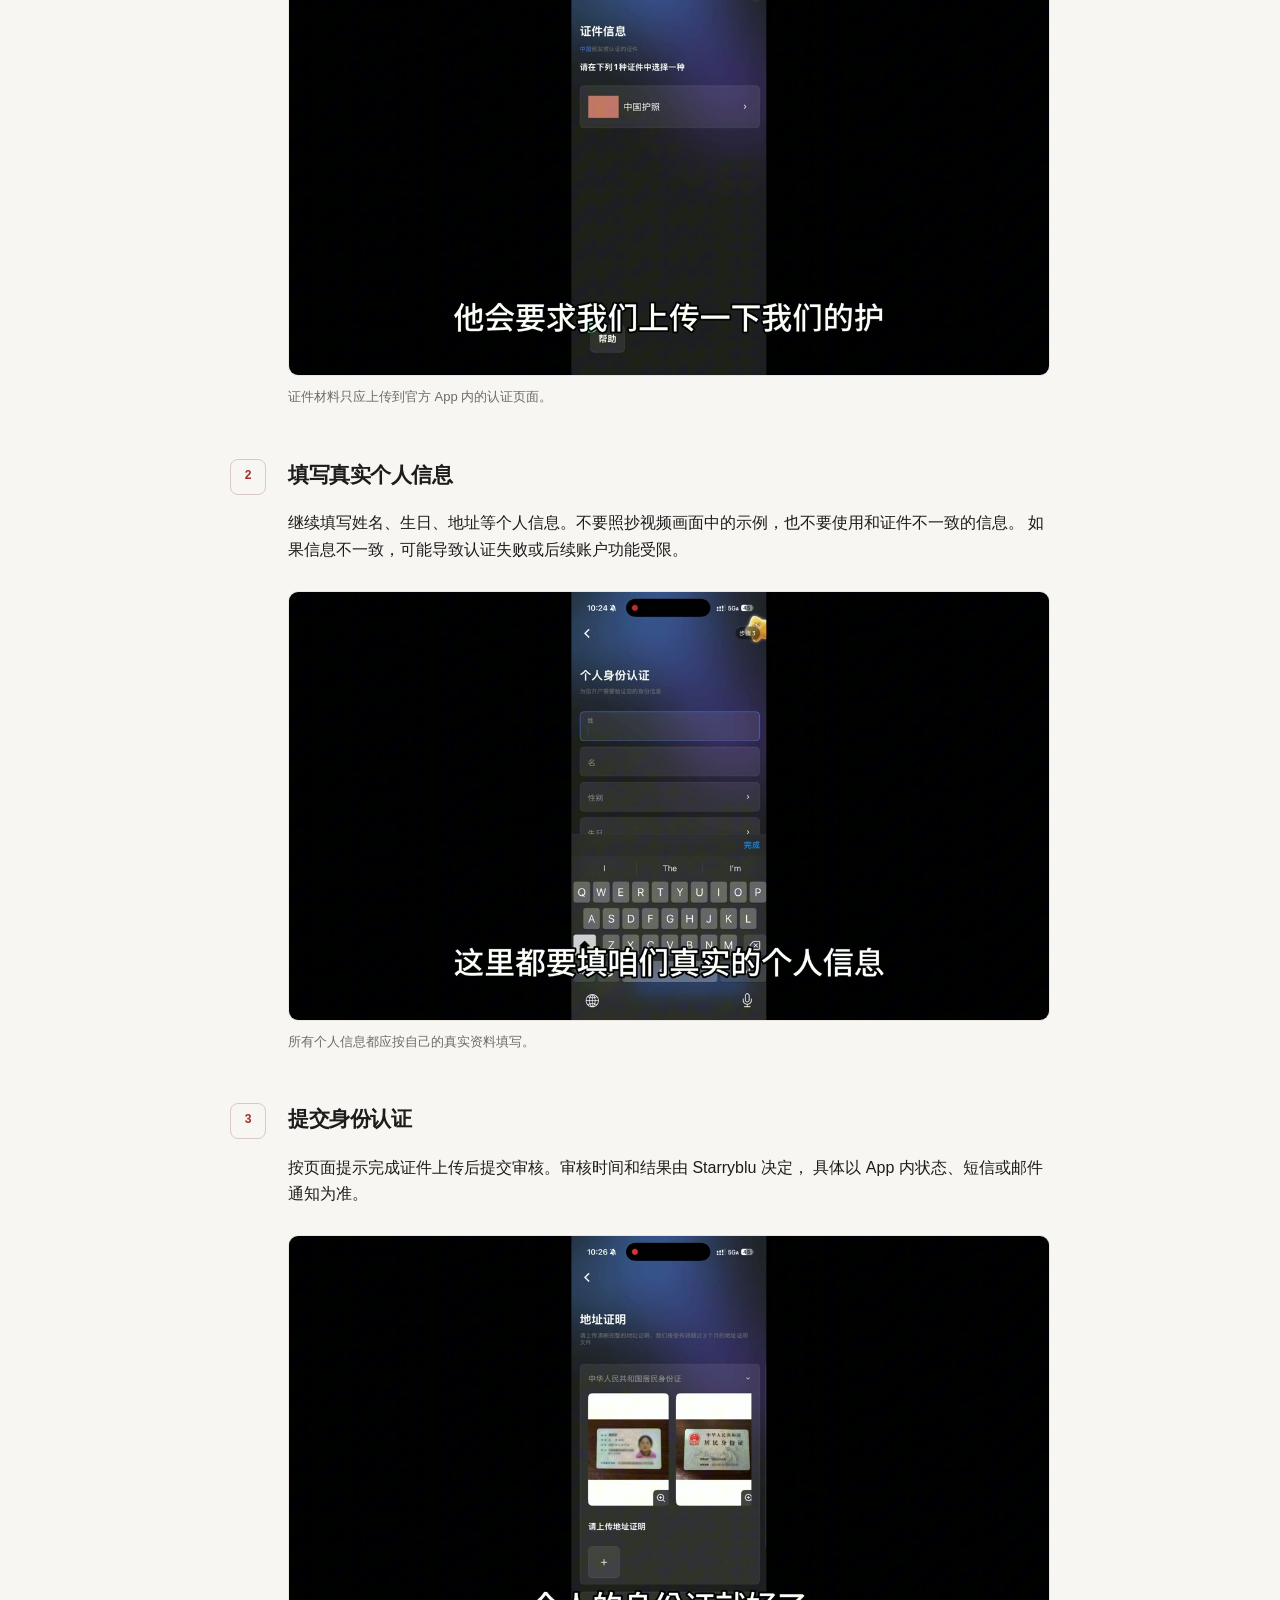
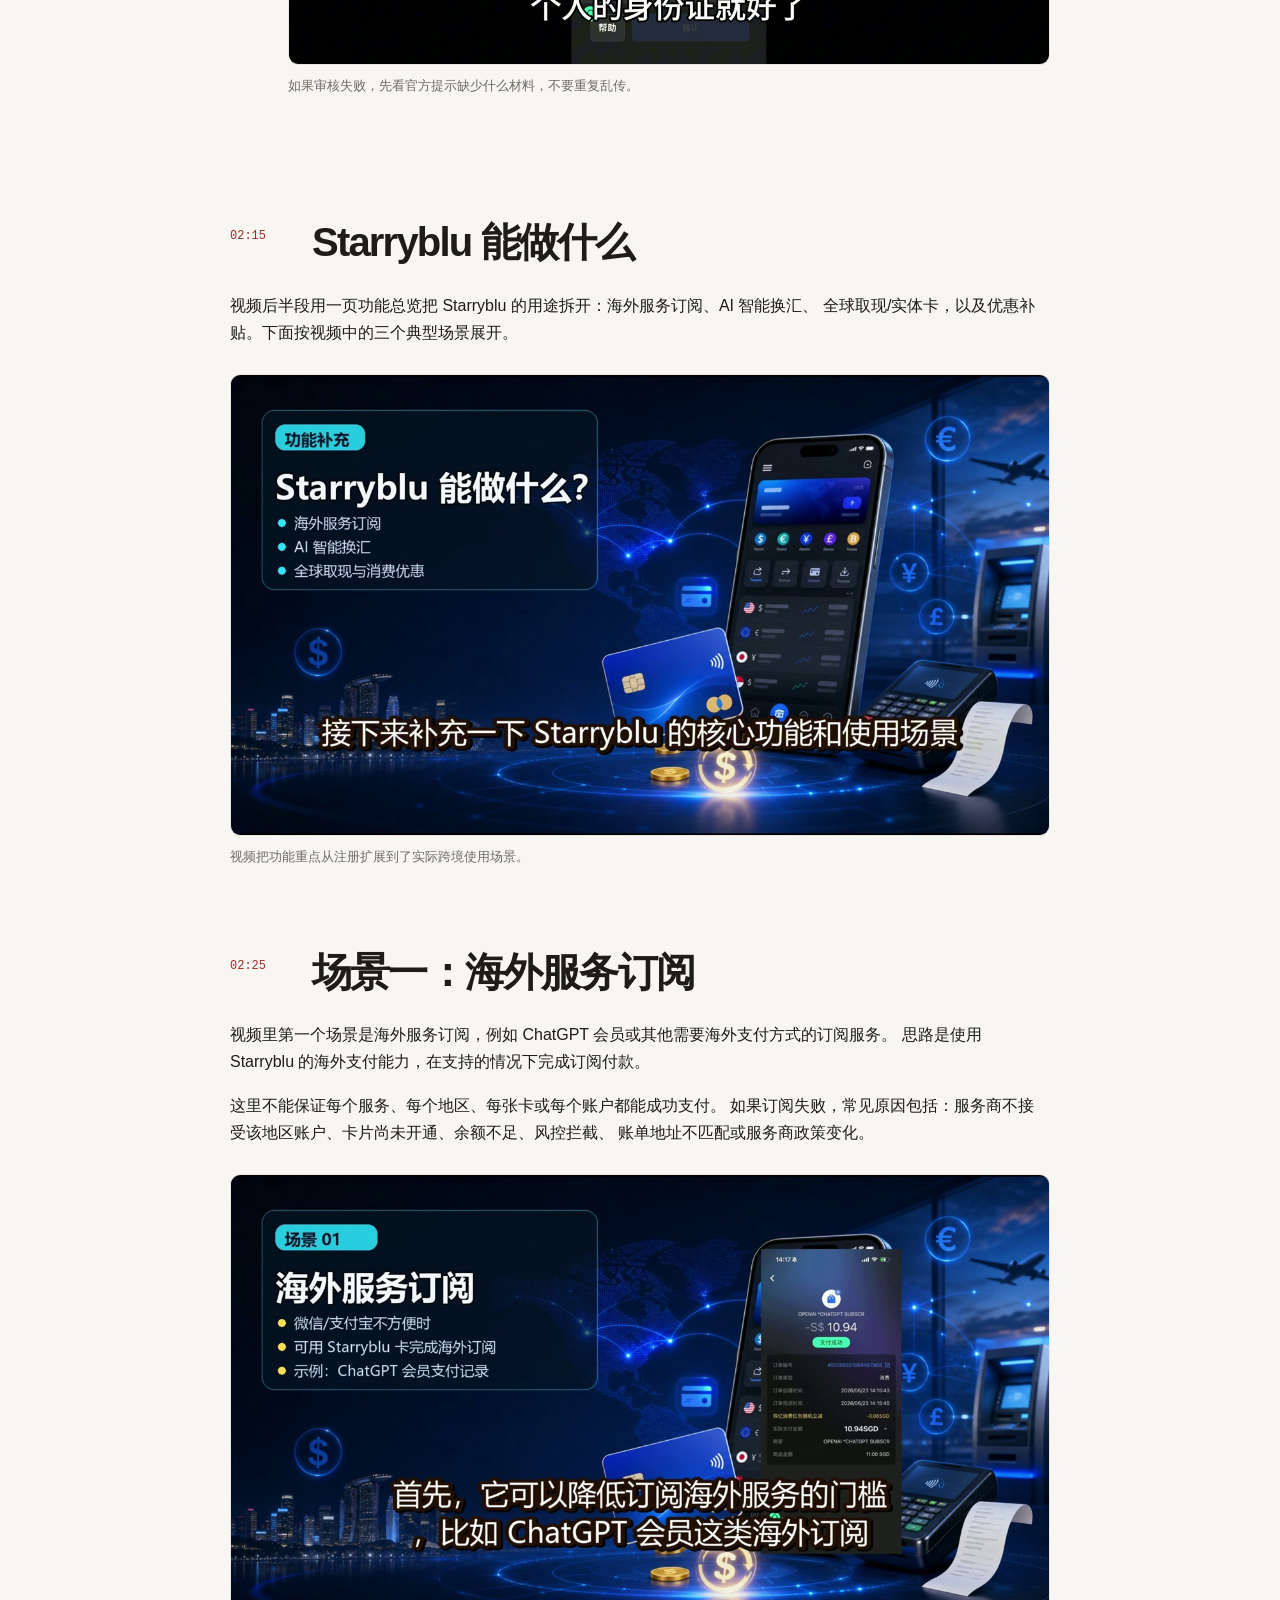
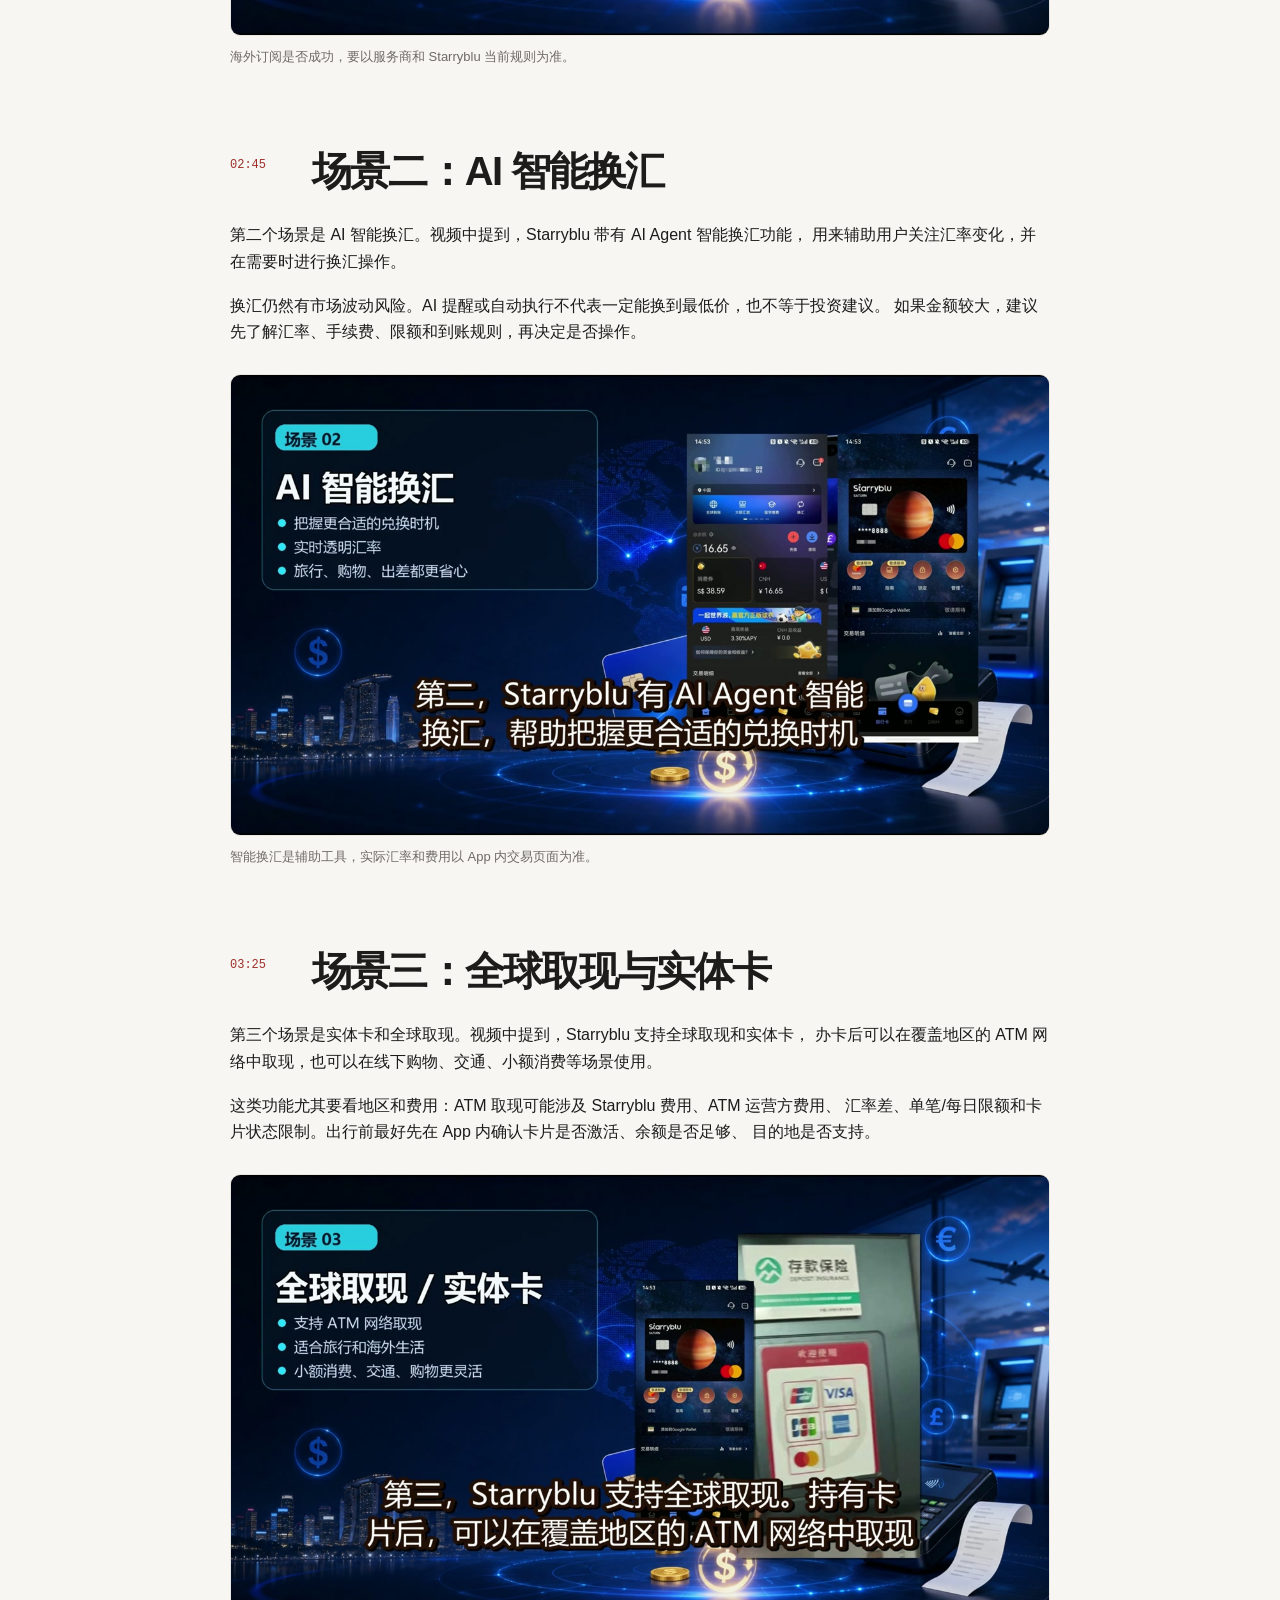
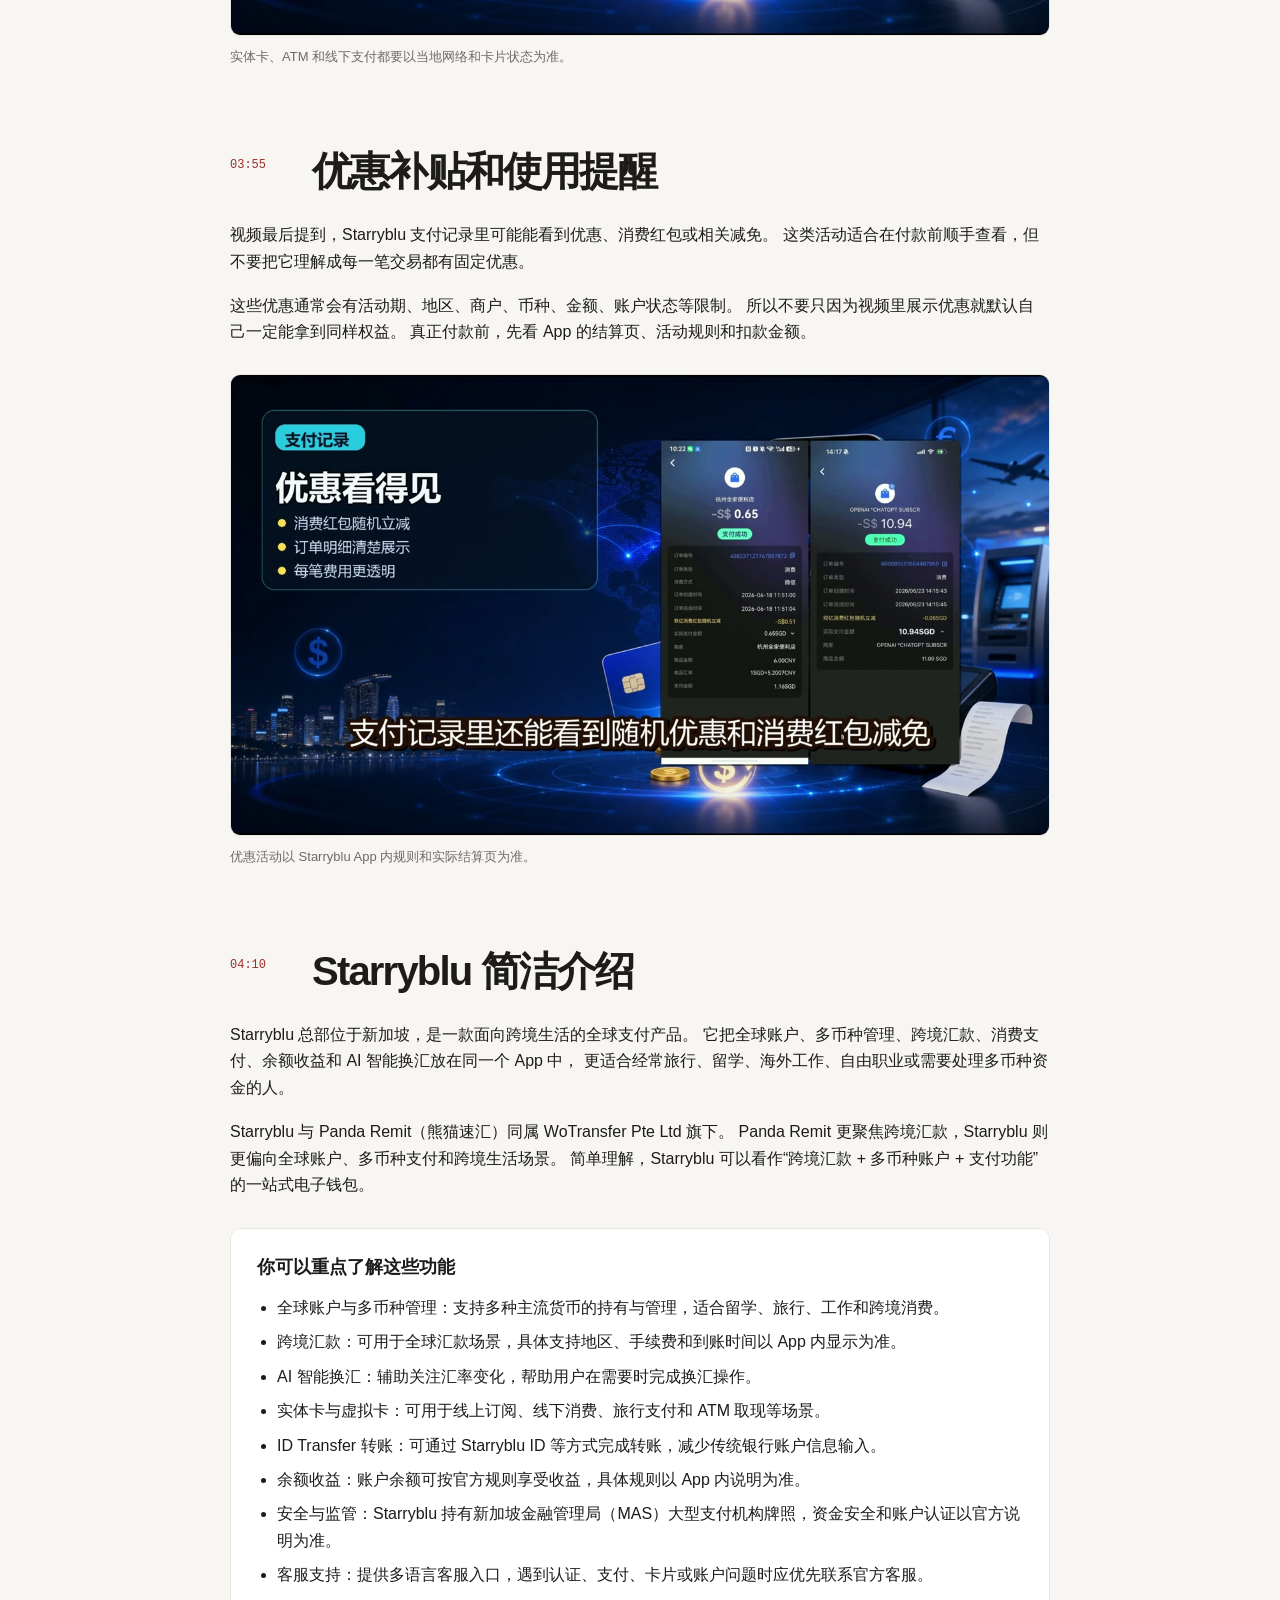
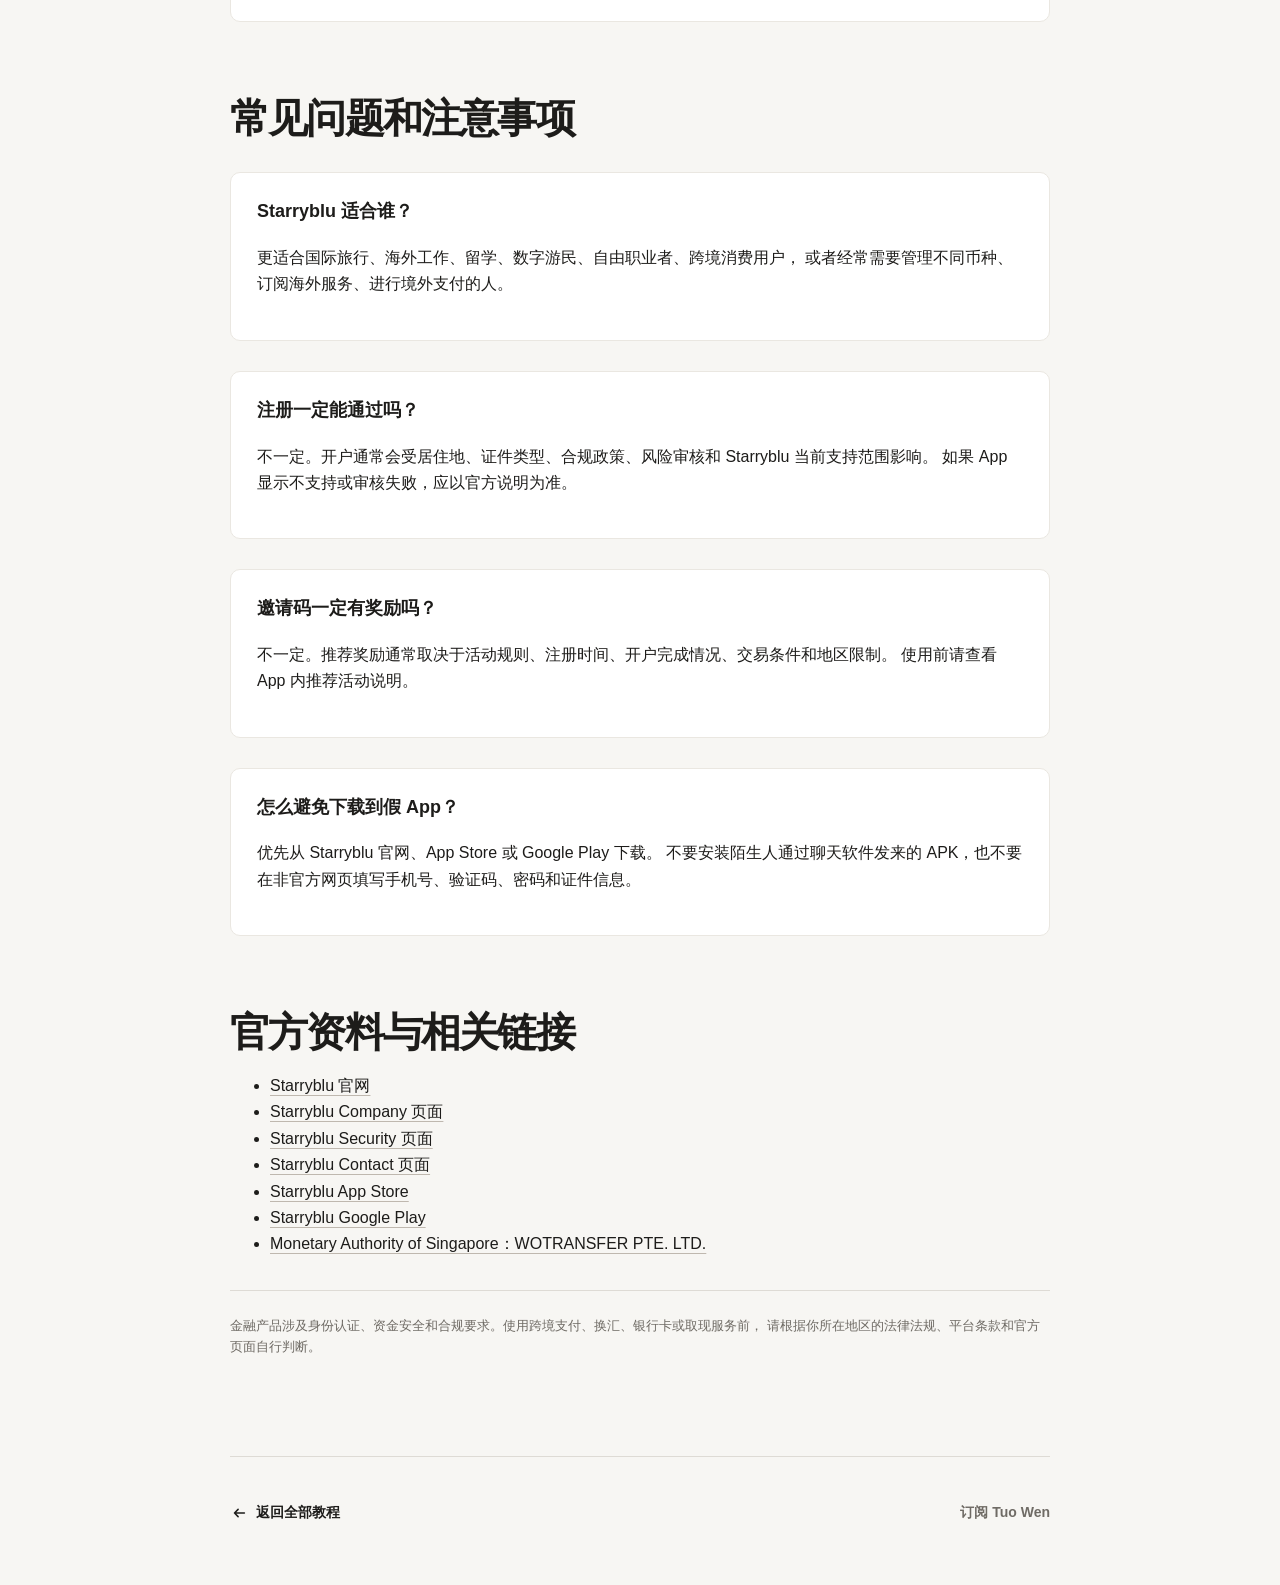
<file: articles/starryblu-global-payment-app-registration-guide/starryblu-global-payment-app-registration-guide.html>
﻿<!doctype html>
<html lang="zh-CN">
  <head>
    <meta charset="utf-8">
    <meta name="viewport" content="width=device-width, initial-scale=1">
    <meta
      name="description"
      content="Starryblu 全球支付 App 视频配套文章，记录产品介绍、注册开户、邀请码、身份认证、海外订阅、AI 换汇、实体卡、全球取现和消费优惠等内容。"
    >
    <meta name="theme-color" content="#f7f6f3">
    <title>全程免费 Starryblu 最新注册教程：海外订阅、AI换汇、全球取现一张卡搞定？</title>
    <link rel="icon" href="../../assests/images/channel-avatar.jpg" type="image/jpeg">
    <link rel="stylesheet" href="../../assests/css/style.css?v=20260622-2">
    <script src="../../assests/js/code-copy.js" defer></script>
  </head>
  <body>
    <a class="skip-link" href="#article-content">跳到文章正文</a>

    <header class="article-header">
      <a class="back-link" href="../../index.html">
        <svg viewBox="0 0 20 20" aria-hidden="true">
          <path d="M16 10H5M9 6l-4 4 4 4"/>
        </svg>
        返回全部教程
      </a>
      <a
        class="channel-link"
        href="https://www.youtube.com/@TuoWen-0528"
        target="_blank"
        rel="noopener noreferrer"
      >
        Tuo Wen
      </a>
    </header>

    <main class="article-layout" id="article-content">
      <article class="article">
        <header class="article-hero">
          <p class="eyebrow">Starryblu · 全球支付 · 多币种账户 · 跨境消费</p>
          <h1>全程免费 Starryblu 最新注册教程：海外订阅、AI换汇、全球取现一张卡搞定？</h1>
          <p class="article-lead">
            这期视频梳理了 Starryblu 的定位：它是一款面向全球支付和跨境生活的 App。
            文章按视频顺序整理，从产品能做什么、如何注册开户、在哪里填写邀请码，
            到海外服务订阅、AI 智能换汇、全球取现/实体卡和优惠活动，方便你按步骤查看。
          </p>
          <div class="article-meta">
            <span>录制于 2026 年 6 月 30 日</span>
            <span>视频时长 4:24</span>
            <span>视频链接已更新</span>
          </div>
          <a
            class="video-link"
            href="https://youtu.be/tz62nbVrgt8"
            target="_blank"
            rel="noopener noreferrer"
          >
            在 YouTube 观看本期视频
            <svg viewBox="0 0 20 20" aria-hidden="true">
              <path d="M4 10h11M11 6l4 4-4 4"/>
            </svg>
          </a>
        </header>

        <div class="warning">
          <strong>使用前请先核对官方规则。</strong>
          Starryblu 的开户地区、费率、补贴、到账速度、卡片权益、ATM 取现、支持的支付网络和身份验证要求，
          都可能随地区、账户状态、活动周期和官方规则变化。实际使用前，请以 Starryblu App、官网和服务条款为准。
        </div>

        <section class="article-section" id="preparation">
          <h2>开始前先准备什么</h2>
          <ul class="check-list">
            <li>一台可以安装 Starryblu App 的手机，iOS 或 Android 均可。</li>
            <li>可接收验证码的手机号，以及稳定的网络环境。</li>
            <li>真实个人身份信息。视频里展示了填写个人资料、上传护照或证件的流程。</li>
            <li>如果你要使用本视频邀请码，建议在注册流程出现邀请码入口时填写。</li>
            <li>如果你所在地区暂不支持注册、开户、卡片或某些支付功能，请以 App 内提示为准，不要绕过官方要求。</li>
          </ul>

          <div class="resource-box">
            <h3>本期资源入口</h3>
            <ul>
              <li>
                <a href="https://www.starryblu.com/en" target="_blank" rel="noopener noreferrer">
                  Starryblu 官网
                </a>
              </li>
              <li>
                <a href="https://apps.apple.com/sg/app/starryblu/id6736854716" target="_blank" rel="noopener noreferrer">
                  Starryblu App Store 页面
                </a>
              </li>
              <li>
                <a href="https://play.google.com/store/apps/details?id=com.nextpls.starryblu" target="_blank" rel="noopener noreferrer">
                  Starryblu Google Play 页面
                </a>
              </li>
              <li>
                <a href="https://www.starryblu.com/en/security" target="_blank" rel="noopener noreferrer">
                  Starryblu 安全说明
                </a>
              </li>
              <li>
                <a href="https://eservices.mas.gov.sg/fid/institution/detail/242137-WOTRANSFER-PTE-LTD" target="_blank" rel="noopener noreferrer">
                  MAS 金融机构目录：WOTRANSFER PTE. LTD.
                </a>
              </li>
            </ul>
          </div>
        </section>

        <nav class="article-toc" aria-labelledby="toc-title">
          <h2 id="toc-title">视频时间轴</h2>
          <ol>
            <li><a href="#intro"><time>00:00</time>为什么推荐 Starryblu</a></li>
            <li><a href="#positioning"><time>00:20</time>全球支付和 Wise、Revolut 类似的使用场景</a></li>
            <li><a href="#network"><time>00:45</time>支付网络与安全性</a></li>
            <li><a href="#register"><time>01:20</time>打开 App，选择地区并开始注册</a></li>
            <li><a href="#referral"><time>01:40</time>填写邀请码 MHQK00Q</a></li>
            <li><a href="#kyc"><time>01:52</time>上传护照/证件并填写真实信息</a></li>
            <li><a href="#features"><time>02:15</time>Starryblu 能做什么：三类核心场景</a></li>
            <li><a href="#subscription"><time>02:25</time>场景一：海外服务订阅</a></li>
            <li><a href="#exchange"><time>02:45</time>场景二：AI 智能换汇</a></li>
            <li><a href="#card"><time>03:25</time>场景三：全球取现与实体卡</a></li>
            <li><a href="#benefits"><time>03:55</time>优惠补贴和使用提醒</a></li>
            <li><a href="#about-starryblu"><time>04:10</time>Starryblu 简洁介绍与资料下载</a></li>
          </ol>
        </nav>

        <section class="article-section" id="intro">
          <div class="section-title-row">
            <span class="timestamp">00:00</span>
            <h2>这期视频解决什么问题</h2>
          </div>
          <p>
            新版开头的重点是：如果你有跨境支付需求，比如海外订阅、出国消费、留学、自由职业收支、
            旅行取现或多币种资金管理，可以了解一下 Starryblu。
            视频把它描述成一个全球支付产品，核心不是单一钱包，而是围绕“跨境生活怎么付钱、怎么换汇、怎么管理多币种”展开。
          </p>
          <p>
            这篇文章会按视频中的操作顺序整理，同时补充 Starryblu 的基础产品信息。
            你不需要记住视频里的每一句话，只要回到文章按步骤查即可。
          </p>
        </section>

        <section class="article-section" id="positioning">
          <div class="section-title-row">
            <span class="timestamp">00:20</span>
            <h2>Starryblu 的定位：类似 Wise / Revolut 的跨境支付场景</h2>
          </div>
          <p>
            视频里用 Wise、Revolut 做类比，是为了让你快速理解产品类型：
            这类 App 通常围绕多币种账户、境外消费、跨境转账、汇款、卡片和换汇展开。
            如果你已经熟悉 Wise 或 Revolut，Starryblu 可以被理解成另一个全球支付账户选择。
          </p>
          <p>
            但类比不等于功能完全一致。Starryblu 能否在你所在地区开户、支持哪些币种、卡片是否可用、
            支付网络是否覆盖你要用的商户，都需要以官方 App 内实际显示为准。
          </p>
        </section>

        <section class="article-section" id="network">
          <div class="section-title-row">
            <span class="timestamp">00:45</span>
            <h2>支付网络与安全性</h2>
          </div>
          <p>
            视频展示了 Starryblu 的支付网络示意图。画面里包括银行网络、电子钱包网络、卡组织和本地电子钱包生态，
            例如 Alipay、WeChat Pay、PayPal、Visa、Mastercard、银联等标识。
            视频中也提到，用户可以借助这些网络进行跨境支付、线上线下消费、银行卡/银联相关场景的支付。
          </p>

          <figure class="article-figure">
            <img
              src="images/payment-partners.jpg"
              alt="视频中展示的 Starryblu 支付网络示意图"
              width="1280"
              height="720"
              loading="lazy"
            >
            <figcaption>支付网络和实际可用功能会随地区、商户和账户状态变化。</figcaption>
          </figure>

          <div class="notice">
            <strong>安全性不要只看宣传图。</strong>
            金融类 App 涉及资金和证件信息，下载时优先走官网、App Store 或 Google Play；
            监管和牌照信息也建议到公开监管目录中核对。
          </div>
        </section>

        <section class="article-section" id="register">
          <div class="section-title-row">
            <span class="timestamp">01:20</span>
            <h2>打开 Starryblu App，选择国家或地区</h2>
          </div>
          <ol class="steps">
            <li>
              <h3>下载并打开 Starryblu App</h3>
              <p>
                通过 Starryblu 官网、App Store 或 Google Play 下载官方 App。
                打开后，视频画面中先进入一个带有 <span class="ui-label">CASHBACK</span> 的启动/活动页，
                点击继续后进入注册流程。
              </p>
              <figure class="article-figure">
                <img
                  src="images/app-cashback-start.jpg"
                  alt="Starryblu App 启动页和 Cashback 活动提示"
                  width="1280"
                  height="720"
                  loading="lazy"
                >
                <figcaption>活动页面可能会随版本和地区变化，不必和视频画面完全一致。</figcaption>
              </figure>
            </li>
            <li>
              <h3>选择居住国家或地区</h3>
              <p>
                视频中演示选择 <span class="ui-label">中国</span>。读者应选择自己的真实居住国家或地区，
                不要为了通过注册随意选择。这个信息可能影响身份认证、开户资格、可用服务和后续合规要求。
              </p>
              <figure class="article-figure">
                <img
                  src="images/residence-region.jpg"
                  alt="Starryblu App 中选择居住国家或地区"
                  width="1280"
                  height="720"
                  loading="lazy"
                >
                <figcaption>按真实情况选择居住国家或地区。</figcaption>
              </figure>
            </li>
          </ol>
        </section>

        <section class="article-section" id="referral">
          <div class="section-title-row">
            <span class="timestamp">01:40</span>
            <h2>填写邀请码：MHQK00Q</h2>
          </div>
          <p>
            视频明确展示了邀请码入口。邀请码如下，复制时注意中间是两个数字 <code>0</code>，不要看成字母 O。
          </p>
          <pre class="code-block"><code>MHQK00Q</code></pre>
          <p>
            邀请码只应填在 App 的邀请码字段中。不要把它写到姓名、地址、证件号或其他无关字段。
            如果你已经跳过邀请码页面，是否还能补填要以 App 当前规则为准。
          </p>

          <figure class="article-figure">
            <img
              src="images/referral-code.jpg"
              alt="视频中展示 Starryblu 邀请码 MHQK00Q"
              width="1280"
              height="720"
              loading="lazy"
            >
            <figcaption>视频中的邀请码为 MHQK00Q。</figcaption>
          </figure>
        </section>

        <section class="article-section" id="kyc">
          <div class="section-title-row">
            <span class="timestamp">01:52</span>
            <h2>上传护照或身份证件，填写真实个人信息</h2>
          </div>
          <p>
            账号注册后，Starryblu 会继续要求进行身份认证。视频里出现了上传护照/身份证件的页面，
            也展示了需要填写个人信息的步骤。金融类产品通常需要 KYC 认证，这一步不要使用虚假信息。
          </p>
          <ol class="steps">
            <li>
              <h3>按页面提示上传证件</h3>
              <p>
                视频画面中提示上传护照。实际可上传的证件类型可能因你选择的国家或地区不同而变化。
                如果页面要求正反面、自拍、人脸识别或补充材料，按 App 内提示完成。
              </p>
              <figure class="article-figure">
                <img
                  src="images/passport-upload-prompt.jpg"
                  alt="Starryblu App 提示上传护照或证件"
                  width="1280"
                  height="720"
                  loading="lazy"
                >
                <figcaption>证件材料只应上传到官方 App 内的认证页面。</figcaption>
              </figure>
            </li>
            <li>
              <h3>填写真实个人信息</h3>
              <p>
                继续填写姓名、生日、地址等个人信息。不要照抄视频画面中的示例，也不要使用和证件不一致的信息。
                如果信息不一致，可能导致认证失败或后续账户功能受限。
              </p>
              <figure class="article-figure">
                <img
                  src="images/personal-info.jpg"
                  alt="Starryblu App 中填写真实个人资料"
                  width="1280"
                  height="720"
                  loading="lazy"
                >
                <figcaption>所有个人信息都应按自己的真实资料填写。</figcaption>
              </figure>
            </li>
            <li>
              <h3>提交身份认证</h3>
              <p>
                按页面提示完成证件上传后提交审核。审核时间和结果由 Starryblu 决定，
                具体以 App 内状态、短信或邮件通知为准。
              </p>
              <figure class="article-figure">
                <img
                  src="images/id-upload.jpg"
                  alt="Starryblu App 中的证件上传步骤"
                  width="1280"
                  height="720"
                  loading="lazy"
                >
                <figcaption>如果审核失败，先看官方提示缺少什么材料，不要重复乱传。</figcaption>
              </figure>
            </li>
          </ol>
        </section>

        <section class="article-section" id="features">
          <div class="section-title-row">
            <span class="timestamp">02:15</span>
            <h2>Starryblu 能做什么</h2>
          </div>
          <p>
            视频后半段用一页功能总览把 Starryblu 的用途拆开：海外服务订阅、AI 智能换汇、
            全球取现/实体卡，以及优惠补贴。下面按视频中的三个典型场景展开。
          </p>
          <figure class="article-figure">
            <img
              src="images/feature-overview.jpg"
              alt="视频中 Starryblu 功能总览页面"
              width="1280"
              height="720"
              loading="lazy"
            >
            <figcaption>视频把功能重点从注册扩展到了实际跨境使用场景。</figcaption>
          </figure>
        </section>

        <section class="article-section" id="subscription">
          <div class="section-title-row">
            <span class="timestamp">02:25</span>
            <h2>场景一：海外服务订阅</h2>
          </div>
          <p>
            视频里第一个场景是海外服务订阅，例如 ChatGPT 会员或其他需要海外支付方式的订阅服务。
            思路是使用 Starryblu 的海外支付能力，在支持的情况下完成订阅付款。
          </p>
          <p>
            这里不能保证每个服务、每个地区、每张卡或每个账户都能成功支付。
            如果订阅失败，常见原因包括：服务商不接受该地区账户、卡片尚未开通、余额不足、风控拦截、
            账单地址不匹配或服务商政策变化。
          </p>
          <figure class="article-figure">
            <img
              src="images/overseas-subscription.jpg"
              alt="视频中展示海外服务订阅场景"
              width="1280"
              height="720"
              loading="lazy"
            >
            <figcaption>海外订阅是否成功，要以服务商和 Starryblu 当前规则为准。</figcaption>
          </figure>
        </section>

        <section class="article-section" id="exchange">
          <div class="section-title-row">
            <span class="timestamp">02:45</span>
            <h2>场景二：AI 智能换汇</h2>
          </div>
          <p>
            第二个场景是 AI 智能换汇。视频中提到，Starryblu 带有 AI Agent 智能换汇功能，
            用来辅助用户关注汇率变化，并在需要时进行换汇操作。
          </p>
          <p>
            换汇仍然有市场波动风险。AI 提醒或自动执行不代表一定能换到最低价，也不等于投资建议。
            如果金额较大，建议先了解汇率、手续费、限额和到账规则，再决定是否操作。
          </p>
          <figure class="article-figure">
            <img
              src="images/ai-exchange.jpg"
              alt="视频中展示 Starryblu AI 智能换汇功能"
              width="1280"
              height="720"
              loading="lazy"
            >
            <figcaption>智能换汇是辅助工具，实际汇率和费用以 App 内交易页面为准。</figcaption>
          </figure>
        </section>

        <section class="article-section" id="card">
          <div class="section-title-row">
            <span class="timestamp">03:25</span>
            <h2>场景三：全球取现与实体卡</h2>
          </div>
          <p>
            第三个场景是实体卡和全球取现。视频中提到，Starryblu 支持全球取现和实体卡，
            办卡后可以在覆盖地区的 ATM 网络中取现，也可以在线下购物、交通、小额消费等场景使用。
          </p>
          <p>
            这类功能尤其要看地区和费用：ATM 取现可能涉及 Starryblu 费用、ATM 运营方费用、
            汇率差、单笔/每日限额和卡片状态限制。出行前最好先在 App 内确认卡片是否激活、余额是否足够、
            目的地是否支持。
          </p>
          <figure class="article-figure">
            <img
              src="images/global-atm-card.jpg"
              alt="视频中展示全球取现和实体卡使用场景"
              width="1280"
              height="720"
              loading="lazy"
            >
            <figcaption>实体卡、ATM 和线下支付都要以当地网络和卡片状态为准。</figcaption>
          </figure>
        </section>

        <section class="article-section" id="benefits">
          <div class="section-title-row">
            <span class="timestamp">03:55</span>
            <h2>优惠补贴和使用提醒</h2>
          </div>
          <p>
            视频最后提到，Starryblu 支付记录里可能能看到优惠、消费红包或相关减免。
            这类活动适合在付款前顺手查看，但不要把它理解成每一笔交易都有固定优惠。
          </p>
          <p>
            这些优惠通常会有活动期、地区、商户、币种、金额、账户状态等限制。
            所以不要只因为视频里展示优惠就默认自己一定能拿到同样权益。
            真正付款前，先看 App 的结算页、活动规则和扣款金额。
          </p>
          <figure class="article-figure">
            <img
              src="images/discount-benefits.jpg"
              alt="视频中展示 Starryblu 优惠补贴说明"
              width="1280"
              height="720"
              loading="lazy"
            >
            <figcaption>优惠活动以 Starryblu App 内规则和实际结算页为准。</figcaption>
          </figure>
        </section>

        <section class="article-section" id="about-starryblu">
          <div class="section-title-row">
            <span class="timestamp">04:10</span>
            <h2>Starryblu 简洁介绍</h2>
          </div>
          <p>
            Starryblu 总部位于新加坡，是一款面向跨境生活的全球支付产品。
            它把全球账户、多币种管理、跨境汇款、消费支付、余额收益和 AI 智能换汇放在同一个 App 中，
            更适合经常旅行、留学、海外工作、自由职业或需要处理多币种资金的人。
          </p>
          <p>
            Starryblu 与 Panda Remit（熊猫速汇）同属 WoTransfer Pte Ltd 旗下。
            Panda Remit 更聚焦跨境汇款，Starryblu 则更偏向全球账户、多币种支付和跨境生活场景。
            简单理解，Starryblu 可以看作“跨境汇款 + 多币种账户 + 支付功能”的一站式电子钱包。
          </p>

          <div class="resource-box">
            <h3>你可以重点了解这些功能</h3>
            <ul>
              <li>全球账户与多币种管理：支持多种主流货币的持有与管理，适合留学、旅行、工作和跨境消费。</li>
              <li>跨境汇款：可用于全球汇款场景，具体支持地区、手续费和到账时间以 App 内显示为准。</li>
              <li>AI 智能换汇：辅助关注汇率变化，帮助用户在需要时完成换汇操作。</li>
              <li>实体卡与虚拟卡：可用于线上订阅、线下消费、旅行支付和 ATM 取现等场景。</li>
              <li>ID Transfer 转账：可通过 Starryblu ID 等方式完成转账，减少传统银行账户信息输入。</li>
              <li>余额收益：账户余额可按官方规则享受收益，具体规则以 App 内说明为准。</li>
              <li>安全与监管：Starryblu 持有新加坡金融管理局（MAS）大型支付机构牌照，资金安全和账户认证以官方说明为准。</li>
              <li>客服支持：提供多语言客服入口，遇到认证、支付、卡片或账户问题时应优先联系官方客服。</li>
            </ul>
          </div>

        </section>

        <section class="article-section" id="faq">
          <h2>常见问题和注意事项</h2>

          <div class="resource-box">
            <h3>Starryblu 适合谁？</h3>
            <p>
              更适合国际旅行、海外工作、留学、数字游民、自由职业者、跨境消费用户，
              或者经常需要管理不同币种、订阅海外服务、进行境外支付的人。
            </p>
          </div>

          <div class="resource-box">
            <h3>注册一定能通过吗？</h3>
            <p>
              不一定。开户通常会受居住地、证件类型、合规政策、风险审核和 Starryblu 当前支持范围影响。
              如果 App 显示不支持或审核失败，应以官方说明为准。
            </p>
          </div>

          <div class="resource-box">
            <h3>邀请码一定有奖励吗？</h3>
            <p>
              不一定。推荐奖励通常取决于活动规则、注册时间、开户完成情况、交易条件和地区限制。
              使用前请查看 App 内推荐活动说明。
            </p>
          </div>

          <div class="resource-box">
            <h3>怎么避免下载到假 App？</h3>
            <p>
              优先从 Starryblu 官网、App Store 或 Google Play 下载。
              不要安装陌生人通过聊天软件发来的 APK，也不要在非官方网页填写手机号、验证码、密码和证件信息。
            </p>
          </div>
        </section>

        <section class="article-section" id="references">
          <h2>官方资料与相关链接</h2>
          <ul>
            <li>
              <a href="https://www.starryblu.com/en" target="_blank" rel="noopener noreferrer">
                Starryblu 官网
              </a>
            </li>
            <li>
              <a href="https://www.starryblu.com/en/company" target="_blank" rel="noopener noreferrer">
                Starryblu Company 页面
              </a>
            </li>
            <li>
              <a href="https://www.starryblu.com/en/security" target="_blank" rel="noopener noreferrer">
                Starryblu Security 页面
              </a>
            </li>
            <li>
              <a href="https://www.starryblu.com/en/contact" target="_blank" rel="noopener noreferrer">
                Starryblu Contact 页面
              </a>
            </li>
            <li>
              <a href="https://apps.apple.com/sg/app/starryblu/id6736854716" target="_blank" rel="noopener noreferrer">
                Starryblu App Store
              </a>
            </li>
            <li>
              <a href="https://play.google.com/store/apps/details?id=com.nextpls.starryblu" target="_blank" rel="noopener noreferrer">
                Starryblu Google Play
              </a>
            </li>
            <li>
              <a href="https://eservices.mas.gov.sg/fid/institution/detail/242137-WOTRANSFER-PTE-LTD" target="_blank" rel="noopener noreferrer">
                Monetary Authority of Singapore：WOTRANSFER PTE. LTD.
              </a>
            </li>
          </ul>
          <p class="article-note">
            金融产品涉及身份认证、资金安全和合规要求。使用跨境支付、换汇、银行卡或取现服务前，
            请根据你所在地区的法律法规、平台条款和官方页面自行判断。
          </p>
        </section>

        <footer class="article-footer">
          <a class="back-link" href="../../index.html">
            <svg viewBox="0 0 20 20" aria-hidden="true">
              <path d="M16 10H5M9 6l-4 4 4 4"/>
            </svg>
            返回全部教程
          </a>
          <a
            class="channel-link"
            href="https://www.youtube.com/@TuoWen-0528"
            target="_blank"
            rel="noopener noreferrer"
          >
            订阅 Tuo Wen
          </a>
        </footer>
      </article>
    </main>
  </body>
</html>
</file>
<file: assests/css/style.css>
:root {
  color-scheme: light;
  --canvas: #f7f6f3;
  --surface: #ffffff;
  --ink: #1d1c1a;
  --muted: #6f6b65;
  --line: #dedbd5;
  --soft-line: #eae7e1;
  --accent: #9d2f29;
  --accent-dark: #79231f;
  --accent-soft: #f5e6e3;
  --display: "Aptos Display", "Segoe UI Variable Display", "PingFang SC",
    "Microsoft YaHei", sans-serif;
  --body: "Aptos", "Segoe UI Variable Text", "PingFang SC", "Microsoft YaHei",
    sans-serif;
  --mono: "Cascadia Code", "SFMono-Regular", Consolas, monospace;
}

* {
  box-sizing: border-box;
}

html {
  scroll-behavior: smooth;
}

body {
  margin: 0;
  background: var(--canvas);
  color: var(--ink);
  font-family: var(--body);
  line-height: 1.65;
  text-rendering: optimizeLegibility;
  -webkit-font-smoothing: antialiased;
}

a {
  color: inherit;
}

img {
  display: block;
  height: auto;
  max-width: 100%;
}

svg {
  display: block;
}

.skip-link {
  position: fixed;
  top: 12px;
  left: 12px;
  z-index: 10;
  padding: 8px 12px;
  border-radius: 6px;
  background: var(--ink);
  color: #fff;
  text-decoration: none;
  transform: translateY(-160%);
  transition: transform 160ms ease;
}

.skip-link:focus {
  transform: translateY(0);
}

.site-header,
main,
.site-footer {
  width: min(1180px, calc(100% - 48px));
  margin-inline: auto;
}

.site-header {
  min-height: 88px;
  display: flex;
  align-items: center;
  justify-content: space-between;
  border-bottom: 1px solid var(--line);
}

.brand {
  display: inline-flex;
  align-items: center;
  gap: 12px;
  font-size: 15px;
  font-weight: 650;
  letter-spacing: -0.01em;
  text-decoration: none;
}

.brand-avatar {
  width: 40px;
  height: 40px;
  border: 1px solid rgba(29, 28, 26, 0.12);
  border-radius: 8px;
  object-fit: cover;
  object-position: 50% 24%;
}

.channel-link,
.primary-link {
  display: inline-flex;
  align-items: center;
  justify-content: center;
  gap: 8px;
  min-height: 44px;
  font-size: 14px;
  font-weight: 650;
  text-decoration: none;
}

.channel-link {
  color: var(--muted);
  transition: color 160ms ease;
}

.channel-link svg {
  width: 21px;
  fill: currentColor;
}

.channel-link:hover {
  color: var(--accent);
}

.intro {
  display: grid;
  grid-template-columns: minmax(0, 1.05fr) minmax(360px, 0.95fr);
  gap: clamp(48px, 8vw, 108px);
  align-items: center;
  min-height: 650px;
  padding: 88px 0 104px;
}

.intro-copy {
  max-width: 660px;
}

.eyebrow {
  margin: 0 0 20px;
  color: var(--accent);
  font-family: var(--mono);
  font-size: 12px;
  font-weight: 600;
  letter-spacing: 0.08em;
  text-transform: uppercase;
}

h1,
h2,
h3,
p {
  text-wrap: pretty;
}

h1,
h2,
h3 {
  font-family: var(--display);
}

h1 {
  max-width: 680px;
  margin: 0;
  font-size: clamp(42px, 5.2vw, 72px);
  font-weight: 700;
  letter-spacing: -0.055em;
  line-height: 1.12;
}

.intro-description {
  max-width: 590px;
  margin: 30px 0 34px;
  color: var(--muted);
  font-size: 17px;
}

.primary-link {
  width: fit-content;
  padding: 0 18px;
  border-radius: 6px;
  background: var(--ink);
  color: #fff;
  transition:
    background-color 160ms ease,
    transform 160ms ease;
}

.primary-link:hover {
  background: var(--accent-dark);
}

.primary-link:active {
  transform: scale(0.98);
}

.primary-link svg {
  width: 18px;
  fill: none;
  stroke: currentColor;
  stroke-linecap: round;
  stroke-linejoin: round;
  stroke-width: 1.7;
}

.profile-visual {
  position: relative;
  margin: 0;
}

.profile-visual::before {
  position: absolute;
  inset: -12px 12px 12px -12px;
  z-index: -1;
  border: 1px solid #d9c9c4;
  border-radius: 12px;
  content: "";
}

.profile-visual img {
  width: 100%;
  border-radius: 12px;
}

.profile-visual figcaption {
  position: absolute;
  right: 16px;
  bottom: 16px;
  left: 16px;
  display: flex;
  align-items: center;
  justify-content: space-between;
  gap: 16px;
  padding: 12px 14px;
  border: 1px solid rgba(255, 255, 255, 0.25);
  border-radius: 8px;
  background: rgba(28, 20, 17, 0.78);
  color: #fff;
  font-size: 12px;
  backdrop-filter: blur(8px);
}

.profile-visual figcaption span:first-child {
  font-size: 14px;
  font-weight: 700;
}

.tutorials {
  padding: 88px 0 112px;
  border-top: 1px solid var(--line);
}

.section-heading {
  display: flex;
  align-items: end;
  justify-content: space-between;
  gap: 24px;
  margin-bottom: 40px;
}

.section-heading .eyebrow {
  margin-bottom: 10px;
}

h2 {
  margin: 0;
  font-size: clamp(32px, 4vw, 48px);
  letter-spacing: -0.045em;
  line-height: 1.1;
}

.article-count {
  margin: 0 0 4px;
  color: var(--muted);
  font-family: var(--mono);
  font-size: 12px;
}

.empty-state {
  display: grid;
  grid-template-columns: auto 1fr;
  gap: 22px;
  align-items: center;
  padding: clamp(28px, 5vw, 48px);
  border: 1px solid var(--soft-line);
  border-radius: 12px;
  background: var(--surface);
}

.empty-icon {
  display: grid;
  width: 56px;
  height: 56px;
  place-items: center;
  border-radius: 10px;
  background: var(--accent-soft);
  color: var(--accent);
}

.empty-icon svg {
  width: 27px;
  fill: none;
  stroke: currentColor;
  stroke-linecap: round;
  stroke-linejoin: round;
  stroke-width: 1.6;
}

.empty-state h3 {
  margin: 0 0 5px;
  font-size: 20px;
  letter-spacing: -0.02em;
}

.empty-state p {
  margin: 0;
  color: var(--muted);
}

.site-footer {
  display: flex;
  align-items: center;
  justify-content: space-between;
  gap: 24px;
  min-height: 112px;
  border-top: 1px solid var(--line);
  color: var(--muted);
  font-size: 13px;
}

.site-footer p {
  margin: 0;
}

.site-footer a {
  color: var(--ink);
  font-family: var(--mono);
  text-decoration-color: var(--line);
  text-underline-offset: 4px;
}

a:focus-visible {
  border-radius: 4px;
  outline: 3px solid rgba(157, 47, 41, 0.28);
  outline-offset: 4px;
}

.article-grid {
  display: grid;
  grid-template-columns: repeat(2, minmax(0, 1fr));
  gap: 24px;
}

.article-card {
  display: grid;
  overflow: hidden;
  border: 1px solid var(--soft-line);
  border-radius: 12px;
  background: var(--surface);
  text-decoration: none;
  transition:
    border-color 180ms ease,
    transform 180ms ease,
    box-shadow 180ms ease;
}

.article-card:hover {
  border-color: #d5c8c3;
  box-shadow: 0 8px 24px rgba(50, 37, 31, 0.05);
  transform: translateY(-2px);
}

.article-card-image {
  overflow: hidden;
  border-bottom: 1px solid var(--soft-line);
  background: #171614;
}

.article-card-image img {
  width: 100%;
}

.article-card-content {
  padding: 26px;
}

.article-card-meta {
  display: flex;
  justify-content: space-between;
  gap: 16px;
  margin-bottom: 16px;
  color: var(--accent);
  font-family: var(--mono);
  font-size: 11px;
}

.article-card h3 {
  margin: 0 0 12px;
  font-size: 23px;
  letter-spacing: -0.03em;
  line-height: 1.35;
}

.article-card p {
  margin: 0;
  color: var(--muted);
  font-size: 14px;
}

.read-more {
  display: inline-flex;
  align-items: center;
  gap: 7px;
  margin-top: 22px;
  font-size: 13px;
  font-weight: 650;
}

.read-more svg {
  width: 17px;
  fill: none;
  stroke: currentColor;
  stroke-linecap: round;
  stroke-linejoin: round;
  stroke-width: 1.7;
}

.article-header,
.article-layout {
  width: min(100% - 48px, 1180px);
  margin-inline: auto;
}

.article-header {
  min-height: 80px;
  display: flex;
  align-items: center;
  justify-content: space-between;
  gap: 24px;
  border-bottom: 1px solid var(--line);
}

.back-link {
  display: inline-flex;
  align-items: center;
  gap: 8px;
  min-height: 44px;
  font-size: 14px;
  font-weight: 650;
  text-decoration: none;
}

.back-link svg {
  width: 18px;
  fill: none;
  stroke: currentColor;
  stroke-linecap: round;
  stroke-linejoin: round;
  stroke-width: 1.7;
}

.article-layout {
  display: grid;
  grid-template-columns: minmax(0, 820px);
  justify-content: center;
}

.article {
  min-width: 0;
  padding: 86px 0 0;
}

.article-hero {
  padding-bottom: 72px;
  border-bottom: 1px solid var(--line);
}

.article-hero h1 {
  max-width: 900px;
  font-size: clamp(38px, 5.2vw, 66px);
  line-height: 1.16;
}

.article-lead {
  max-width: 760px;
  margin: 28px 0 20px;
  color: var(--muted);
  font-size: 19px;
}

.article-meta {
  display: flex;
  flex-wrap: wrap;
  gap: 8px 22px;
  color: var(--muted);
  font-family: var(--mono);
  font-size: 12px;
}

.video-link {
  display: inline-flex;
  align-items: center;
  gap: 8px;
  min-height: 44px;
  margin-top: 30px;
  padding: 0 17px;
  border-radius: 6px;
  background: var(--ink);
  color: #fff;
  font-size: 14px;
  font-weight: 650;
  text-decoration: none;
}

.video-link:hover {
  background: var(--accent-dark);
}

.video-link svg {
  width: 18px;
  fill: none;
  stroke: currentColor;
  stroke-linecap: round;
  stroke-linejoin: round;
  stroke-width: 1.7;
}

.notice,
.warning {
  margin: 42px 0;
  padding: 22px 24px;
  border-left: 3px solid var(--accent);
  background: var(--accent-soft);
  color: #4c302d;
}

.warning {
  border-color: #9a6812;
  background: #fbf3db;
  color: #5e481d;
}

.notice.compact {
  margin-top: 32px;
}

.article-section {
  padding: 64px 0 8px;
}

.article-section > h2,
.section-title-row h2,
.article-toc h2 {
  font-size: clamp(28px, 4vw, 40px);
  line-height: 1.22;
}

.article-section p,
.article-section li,
.article-toc li {
  font-size: 16px;
}

.article-section p {
  margin: 18px 0;
}

.article-section a,
.article-toc a {
  text-decoration-color: #bfb8af;
  text-underline-offset: 4px;
}

.article-section a:hover,
.article-toc a:hover {
  color: var(--accent);
}

.section-title-row {
  display: grid;
  grid-template-columns: 64px minmax(0, 1fr);
  gap: 18px;
  align-items: start;
  margin-bottom: 26px;
}

.section-title-row h2 {
  margin: 0;
}

.timestamp {
  margin-top: 9px;
  color: var(--accent);
  font-family: var(--mono);
  font-size: 12px;
}

.check-list,
.source-list {
  padding-left: 22px;
}

.check-list li,
.source-list li {
  margin: 10px 0;
}

.resource-box {
  margin-top: 30px;
  padding: 24px 26px;
  border: 1px solid var(--soft-line);
  border-radius: 10px;
  background: var(--surface);
}

.resource-box h3 {
  margin: 0 0 12px;
  font-size: 18px;
}

.resource-box ul {
  margin: 0;
  padding-left: 20px;
}

.resource-box li {
  margin: 8px 0;
}

.resource-actions {
  display: flex;
  flex-wrap: wrap;
  gap: 12px;
  margin-top: 18px;
}

.download-link {
  display: inline-flex;
  min-height: 44px;
  align-items: center;
  justify-content: center;
  gap: 8px;
  padding: 0 16px;
  border: 1px solid var(--line);
  border-radius: 6px;
  background: var(--surface);
  font-size: 13px;
  font-weight: 650;
  text-decoration: none;
  transition:
    border-color 160ms ease,
    background-color 160ms ease;
}

.download-link:hover {
  border-color: #d5c8c3;
  background: #f4f2ee;
}

.download-link svg {
  width: 18px;
  fill: none;
  stroke: currentColor;
  stroke-linecap: round;
  stroke-linejoin: round;
  stroke-width: 1.7;
}

.article-toc {
  margin: 58px 0 10px;
  padding: 30px;
  border: 1px solid var(--soft-line);
  border-radius: 12px;
  background: var(--surface);
}

.article-toc h2 {
  margin: 0 0 20px;
}

.article-toc ol {
  display: grid;
  grid-template-columns: repeat(2, minmax(0, 1fr));
  gap: 4px 30px;
  margin: 0;
  padding: 0;
  list-style: none;
}

.article-toc a {
  display: grid;
  grid-template-columns: 48px minmax(0, 1fr);
  gap: 10px;
  padding: 8px 0;
}

.article-toc time {
  color: var(--accent);
  font-family: var(--mono);
  font-size: 12px;
}

.steps {
  margin: 0;
  padding: 0;
  list-style: none;
  counter-reset: tutorial-step;
}

.steps > li {
  position: relative;
  padding: 0 0 42px 58px;
  counter-increment: tutorial-step;
}

.steps > li::before {
  position: absolute;
  top: 1px;
  left: 0;
  display: grid;
  width: 34px;
  height: 34px;
  place-items: center;
  border: 1px solid #d9c9c4;
  border-radius: 8px;
  color: var(--accent);
  content: counter(tutorial-step);
  font-family: var(--mono);
  font-size: 12px;
  font-weight: 700;
}

.steps h3 {
  margin: 0;
  font-size: 21px;
  letter-spacing: -0.02em;
}

.steps ul {
  padding-left: 20px;
}

.steps ul li {
  margin: 8px 0;
}

.subheading {
  margin: 38px 0 28px;
  padding-top: 26px;
  border-top: 1px solid var(--soft-line);
  font-size: 24px;
}

.ui-label,
code {
  border: 1px solid #e2ddd7;
  border-radius: 4px;
  background: #f1efeb;
  color: #413d38;
  font-family: var(--mono);
  font-size: 0.88em;
}

.ui-label {
  padding: 2px 6px;
  white-space: nowrap;
}

code {
  padding: 2px 5px;
}

.long-code {
  overflow-wrap: anywhere;
}

.long-code code {
  white-space: normal;
}

kbd {
  padding: 2px 6px;
  border: 1px solid #d8d3cc;
  border-bottom-width: 2px;
  border-radius: 4px;
  background: #f4f2ee;
  font-family: var(--mono);
  font-size: 0.85em;
}

.code-block,
.folder-tree pre {
  position: relative;
  overflow-x: auto;
  margin: 24px 0;
  padding: 58px 24px 22px;
  border: 1px solid #2f2d29;
  border-radius: 10px;
  background: #1d1c1a;
  color: #f4f1eb;
  font: 13px/1.75 var(--mono);
  tab-size: 2;
}

.code-block code,
.folder-tree code {
  padding: 0;
  border: 0;
  background: transparent;
  color: inherit;
  font-size: inherit;
}

.copy-code-button {
  position: absolute;
  top: 12px;
  right: 12px;
  display: inline-flex;
  min-width: 82px;
  min-height: 34px;
  align-items: center;
  justify-content: center;
  padding: 0 12px;
  border: 1px solid #4a4741;
  border-radius: 5px;
  background: #2b2926;
  color: #f4f1eb;
  cursor: pointer;
  font-family: var(--body);
  font-size: 12px;
  font-weight: 650;
  transition:
    background-color 150ms ease,
    border-color 150ms ease;
}

.copy-code-button:hover {
  border-color: #6a655d;
  background: #373430;
}

.copy-code-button[data-state="copied"] {
  border-color: #54765a;
  background: #29452f;
}

.copy-code-button[data-state="error"] {
  border-color: #98534d;
  background: #562f2c;
}

.table-wrap {
  overflow-x: auto;
  margin: 28px 0 42px;
  border: 1px solid var(--soft-line);
  border-radius: 10px;
  background: var(--surface);
}

.table-wrap table {
  width: 100%;
  min-width: 650px;
  border-collapse: collapse;
  text-align: left;
}

.table-wrap th,
.table-wrap td {
  padding: 15px 18px;
  border-bottom: 1px solid var(--soft-line);
  vertical-align: top;
}

.table-wrap th {
  background: #f1efeb;
  font-size: 13px;
}

.table-wrap td {
  font-size: 14px;
}

.table-wrap tbody tr:last-child td {
  border-bottom: 0;
}

.article-figure {
  margin: 28px 0 8px;
}

.article-figure img {
  width: 100%;
  border: 1px solid var(--soft-line);
  border-radius: 10px;
  background: #171614;
}

.article-figure figcaption {
  margin-top: 10px;
  color: var(--muted);
  font-size: 13px;
}

.faq-list {
  border-top: 1px solid var(--line);
}

.faq-list details {
  border-bottom: 1px solid var(--line);
}

.faq-list summary {
  padding: 20px 30px 20px 0;
  cursor: pointer;
  font-weight: 650;
}

.faq-list details p {
  margin-top: 0;
  padding-bottom: 18px;
  color: var(--muted);
}

.article-note {
  margin-top: 32px !important;
  padding-top: 24px;
  border-top: 1px solid var(--line);
  color: var(--muted);
  font-size: 13px !important;
}

.article-footer {
  display: flex;
  align-items: center;
  justify-content: space-between;
  gap: 24px;
  margin-top: 72px;
  padding: 34px 0 50px;
  border-top: 1px solid var(--line);
  font-size: 14px;
}

@media (max-width: 820px) {
  .site-header,
  main,
  .site-footer {
    width: min(100% - 32px, 680px);
  }

  .intro {
    grid-template-columns: 1fr;
    gap: 54px;
    min-height: auto;
    padding: 70px 0 82px;
  }

  .intro-copy {
    max-width: none;
  }

  .profile-visual {
    width: min(100%, 560px);
  }

  .profile-visual img {
    width: 100%;
  }

  .tutorials {
    padding: 72px 0 88px;
  }

  .article-grid {
    grid-template-columns: 1fr;
  }

  .article-header,
  .article-layout {
    width: min(100% - 32px, 680px);
  }

  .article {
    padding-top: 66px;
  }

  .article-toc ol {
    grid-template-columns: 1fr;
  }
}

@media (max-width: 520px) {
  .site-header {
    min-height: 74px;
  }

  .brand span {
    font-size: 14px;
  }

  .brand-avatar {
    width: 36px;
    height: 36px;
  }

  .channel-link {
    width: 44px;
    font-size: 0;
  }

  .channel-link svg {
    width: 24px;
  }

  .intro {
    gap: 42px;
    padding: 56px 0 68px;
  }

  .eyebrow {
    margin-bottom: 16px;
    font-size: 11px;
  }

  h1 {
    font-size: clamp(38px, 11vw, 50px);
    letter-spacing: -0.05em;
  }

  .intro-description {
    margin: 24px 0 28px;
    font-size: 16px;
  }

  .profile-visual::before {
    inset: -8px 8px 8px -8px;
  }

  .profile-visual figcaption {
    right: 10px;
    bottom: 10px;
    left: 10px;
  }

  .profile-visual figcaption span:last-child {
    display: none;
  }

  .section-heading {
    align-items: start;
    margin-bottom: 28px;
  }

  .article-count {
    margin-top: 8px;
    white-space: nowrap;
  }

  .empty-state {
    grid-template-columns: 1fr;
    gap: 18px;
  }

  .site-footer {
    align-items: flex-start;
    flex-direction: column;
    justify-content: center;
    gap: 5px;
  }

  .article-header {
    min-height: 72px;
  }

  .article-header .channel-link {
    width: auto;
    font-size: 13px;
  }

  .article {
    padding-top: 52px;
  }

  .article-hero {
    padding-bottom: 54px;
  }

  .article-hero h1 {
    font-size: clamp(34px, 10.5vw, 46px);
  }

  .article-lead {
    font-size: 17px;
  }

  .article-section {
    padding-top: 52px;
  }

  .section-title-row {
    grid-template-columns: 1fr;
    gap: 6px;
  }

  .timestamp {
    margin-top: 0;
  }

  .article-toc {
    padding: 24px 20px;
  }

  .steps > li {
    padding-left: 48px;
  }

  .steps > li::before {
    width: 30px;
    height: 30px;
  }

  .article-footer {
    align-items: flex-start;
    flex-direction: column;
  }
}

@media (prefers-reduced-motion: reduce) {
  html {
    scroll-behavior: auto;
  }

  *,
  *::before,
  *::after {
    scroll-behavior: auto !important;
    transition-duration: 0.01ms !important;
  }
}
</file>
